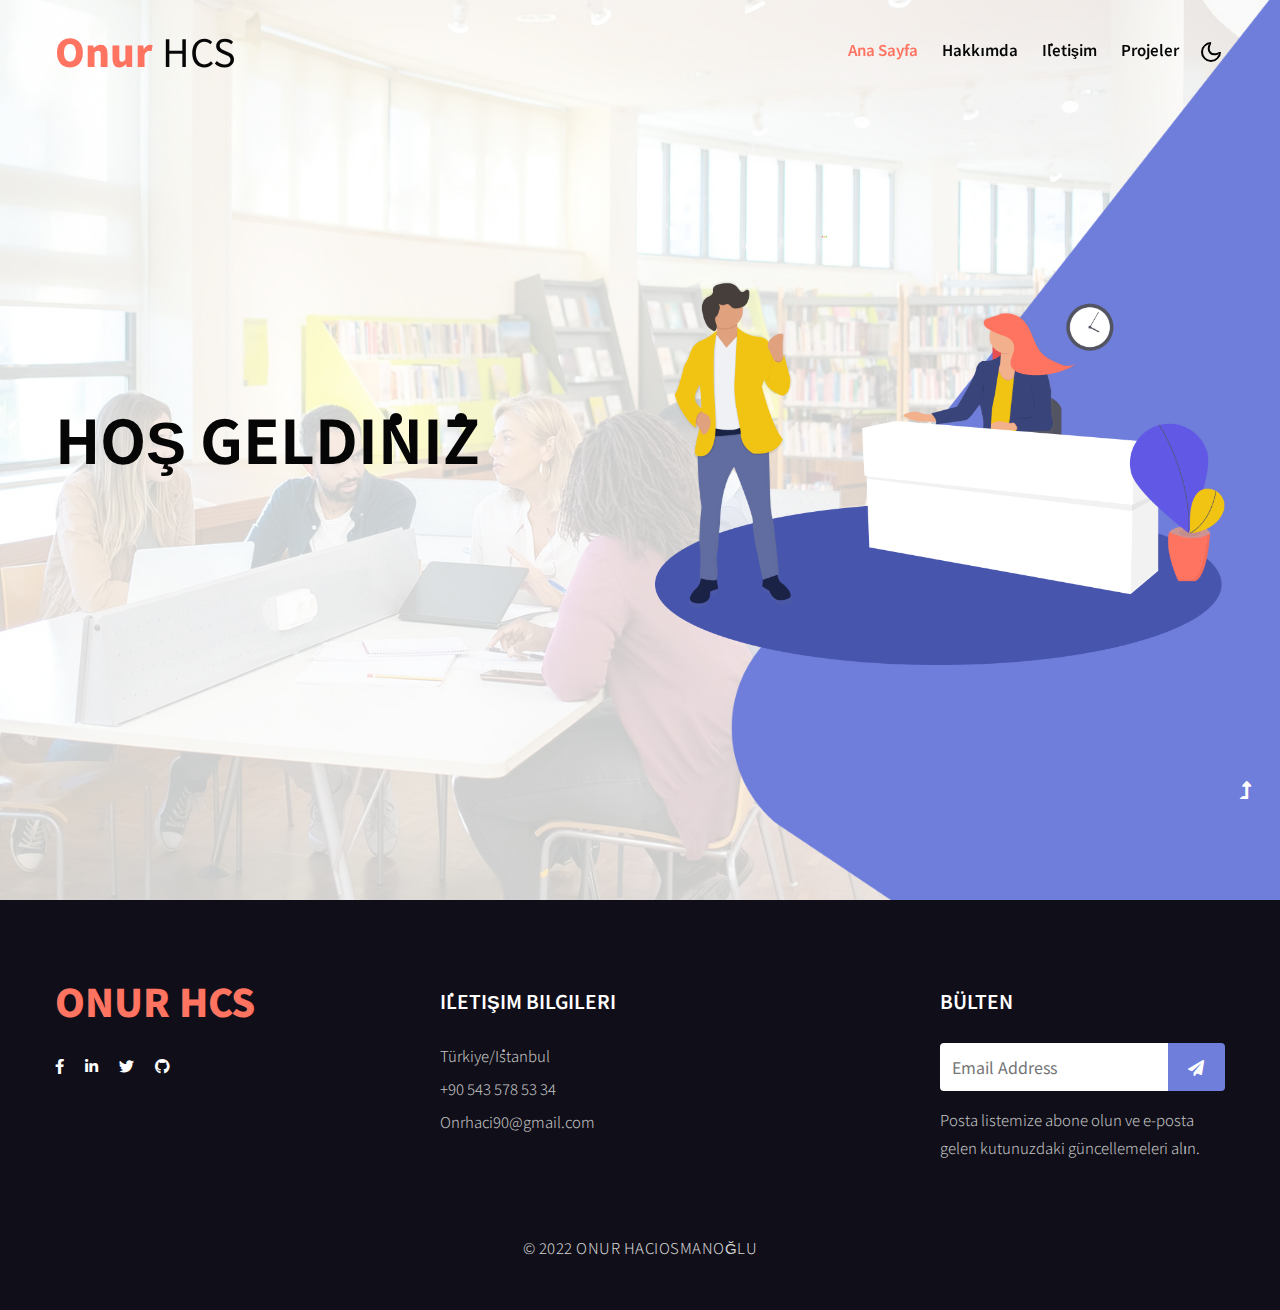
<file: WEB/index.html>
<!doctype html>
<html lang="en">
<head>
    <meta charset="utf-8">
    <meta name="viewport" content="width=device-width, initial-scale=1, shrink-to-fit=no">
    <title>AnaSayfa</title>

  

    <link href="//fonts.googleapis.com/css2?family=Noto+Sans+JP:wght@100;300;400;500;700;900&display=swap"
          rel="stylesheet">
          <link rel="apple-touch-icon" sizes="180x180" href="/assets/images/Favicon/apple-touch-icon.png">
          <link rel="icon" type="image/png" sizes="32x32" href="/assets/images/Favicon/favicon-32x32.png">
          <link rel="icon" type="image/png" sizes="16x16" href="/assets/images/Favicon/favicon-16x16.png">
          
          <link rel="manifest" href="/site.webmanifest">
    <link rel="stylesheet" href="assets/css/style-starter.css">
</head>

<body>
    <header id="site-header" class="fixed-top">
        <div class="container">
            <nav class="navbar navbar-expand-lg stroke px-0">
                <h1>
                    <a class="navbar-brand" href="index.html">
                        <span>Onur </span>HCS
                    </a>
                </h1>
                <button class="navbar-toggler  collapsed bg-gradient" type="button" data-toggle="collapse"
                        data-target="#navbarTogglerDemo02" aria-controls="navbarTogglerDemo02" aria-expanded="false"
                        aria-label="Toggle navigation">
                    <span class="navbar-toggler-icon fa icon-expand fa-bars"></span>
                    <span class="navbar-toggler-icon fa icon-close fa-times"></span>
                </button>

                <div class="collapse navbar-collapse" id="navbarTogglerDemo02">
                    <ul class="navbar-nav ml-lg-auto">
                        <li class="nav-item active">
                            <a class="nav-link" href="index.html">Ana Sayfa<span class="sr-only">(current)</span></a>
                        </li>
                        <li class="nav-item">
                            <a class="nav-link" href="Hakkımda.html">Hakkımda</a>
                        </li>
                        <li class="nav-item">
                            <a class="nav-link" href="İletişim.html">İletişim</a>
                        </li>

                        <li class="nav-item">
                            <a class="nav-link" href="Ödevler.html">Projeler</a>
                        </li>
                        
                    </ul>
                </div>
                <div class="cont-ser-position mt-lg-2">
                    <nav class="navigation">
                        <div class="theme-switch-wrapper">
                            <label class="theme-switch" for="checkbox">
                                <input type="checkbox" id="checkbox">
                                <div class="mode-container">
                                    <i class="gg-sun"></i>
                                    <i class="gg-moon"></i>
                                </div>
                            </label>
                        </div>
                    </nav>
                </div>
            </nav>
        </div>
    </header>
    <section class="w3l-banner d-flex">
        <div class="container">
            <div class="row align-items-center mt-md-0 mt-sm-4">
                <div class="col-md-6 banner-content mt-md-0 mt-5 pt-md-0 pt-5">
                    <h3 class="banner-style">HOŞ GELDİNİZ</h3>
                    <br />
                    <h4><span class="typed-text"></span
                                 
                                
                        class="cursor typing"></span></h4>

                </div>
                <div class="col-md-6 banner-img">
                    <img src="assets/images/banner1.png" alt="" class="img-fluid" />
                </div>
            </div>
        </div>
    </section>
    <footer class="w3l-footer-16 py-5">
        <div class="container pt-md-4">
            <div class="row footer-p">
                <div class="col-lg-4 pr-lg-5">
                    <a class="footer-logo" href="index.html">
                        <span>ONUR HCS</span>
                    </a>
                    <p class="mt-3">
                    </p>
                    <div class="columns-2 mt-4">
                        <ul class="social">
                            <li>
                                <a href="https://www.facebook.com/onrhaci"><i class="fab fa-facebook-f"></i></a>
                            </li>
                            <li>
                                <a href="https://www.linkedin.com/in/onur-hac%C4%B1osmano%C4%9Flu-20a8341a6/"><i class="fab fa-linkedin-in"></i></a>
                            </li>
                            <li>
                                <a href="https://twitter.com/Onurhcs53"><i class="fab fa-twitter"></i></a>
                            </li>
                            <li>
                                <a href="https://github.com/onurhcs"><i class="fab fa-github"></i></a>
                            </li>
                        </ul>
                    </div>
                </div>
                <div class="col-lg-5 mt-lg-0 mt-5">
                    <div class="row">
                        <div class="col-xl-5 col-6 column pl-lg-0">
                            <h3 class="mt-lg-3">İletişim Bilgileri</h3>
                            <ul class="footer-contact-list">
                                <li class="">
                                    Türkiye/İstanbul
                                </li>
                                <li class="mt-2"><a href="tel:+90 543 578 53 34">+90 543 578 53 34</a></li>
                                <li class="mt-2"><a href="mailto:Onrhaci90@gmail.com">Onrhaci90@gmail.com</a></li>
                            </ul>
                        </div>
                    </div>
                </div>
                <div class="col-lg-3 col-md-7 col-sm-8 column mt-lg-0 mt-4 pl-xl-0">
                    <h3 class="mt-lg-3">Bülten </h3>
                    <div class="end-column">
                        <form action="#" class="subscribe" method="post">
                            <input type="email" name="email" placeholder="Email Address" required="">
                            <button><span class="fa fa-paper-plane" aria-hidden="true"></span></button>
                        </form>
                        <p>Posta listemize abone olun ve e-posta gelen kutunuzdaki güncellemeleri alın.</p>
                    </div>
                </div>
            </div>
            <div class="below-section text-center pt-lg-4 mt-5">
                <p class="copy-text">
                    &copy; 2022 ONUR HACIOSMANOĞLU <a href="#" target="_blank"> </a>
                </p>
            </div>
        </div>
    </footer>
    <button onclick="topFunction()" id="movetop" title="Go to top">
        <span class="fas fa-level-up-alt" aria-hidden="true"></span>
    </button>
    <script>
        window.onscroll = function () {
            scrollFunction()
        };

        function scrollFunction() {
            if (document.body.scrollTop > 20 || document.documentElement.scrollTop > 20) {
                document.getElementById("movetop").style.display = "block";
            } else {
                document.getElementById("movetop").style.display = "none";
            }
        }
        function topFunction() {
            document.body.scrollTop = 0;
            document.documentElement.scrollTop = 0;
        }
    </script>
    <script src="assets/js/jquery-3.3.1.min.js"></script>
    <script src="assets/js/counter.js"></script>
    <script src="assets/js/theme-change.js"></script>
    <script>
        function autoType(elementClass, typingSpeed) {
            var thhis = $(elementClass);
            thhis.css({
                "position": "relative",
                "display": "inline-block"
            });
            thhis.prepend('<div class="cursor" style="right: initial; left:0;"></div>');
            thhis = thhis.find(".text-js");
            var text = thhis.text().trim().split('');
            var amntOfChars = text.length;
            var newString = "";
            thhis.text("|");
            setTimeout(function () {
                thhis.css("opacity", 1);
                thhis.prev().removeAttr("style");
                thhis.text("");
                for (var i = 0; i < amntOfChars; i++) {
                    (function (i, char) {
                        setTimeout(function () {
                            newString += char;
                            thhis.text(newString);
                        }, i * typingSpeed);
                    })(i + 1, text[i]);
                }
            }, 1500);
        }

        $(document).ready(function () {
            autoType(".type-js", 200);
        });
    </script>
    <script>
        $(window).on("scroll", function () {
            var scroll = $(window).scrollTop();

            if (scroll >= 80) {
                $("#site-header").addClass("nav-fixed");
            } else {
                $("#site-header").removeClass("nav-fixed");
            }
        });
        $(".navbar-toggler").on("click", function () {
            $("header").toggleClass("active");
        });
        $(document).on("ready", function () {
            if ($(window).width() > 991) {
                $("header").removeClass("active");
            }
            $(window).on("resize", function () {
                if ($(window).width() > 991) {
                    $("header").removeClass("active");
                }
            });
        });
    </script>
    <script>
        $(function () {
            $('.navbar-toggler').click(function () {
                $('body').toggleClass('noscroll');
            })
        });
    </script>
    <script src="assets/js/bootstrap.min.js"></script>

</body>

</html>
</file>
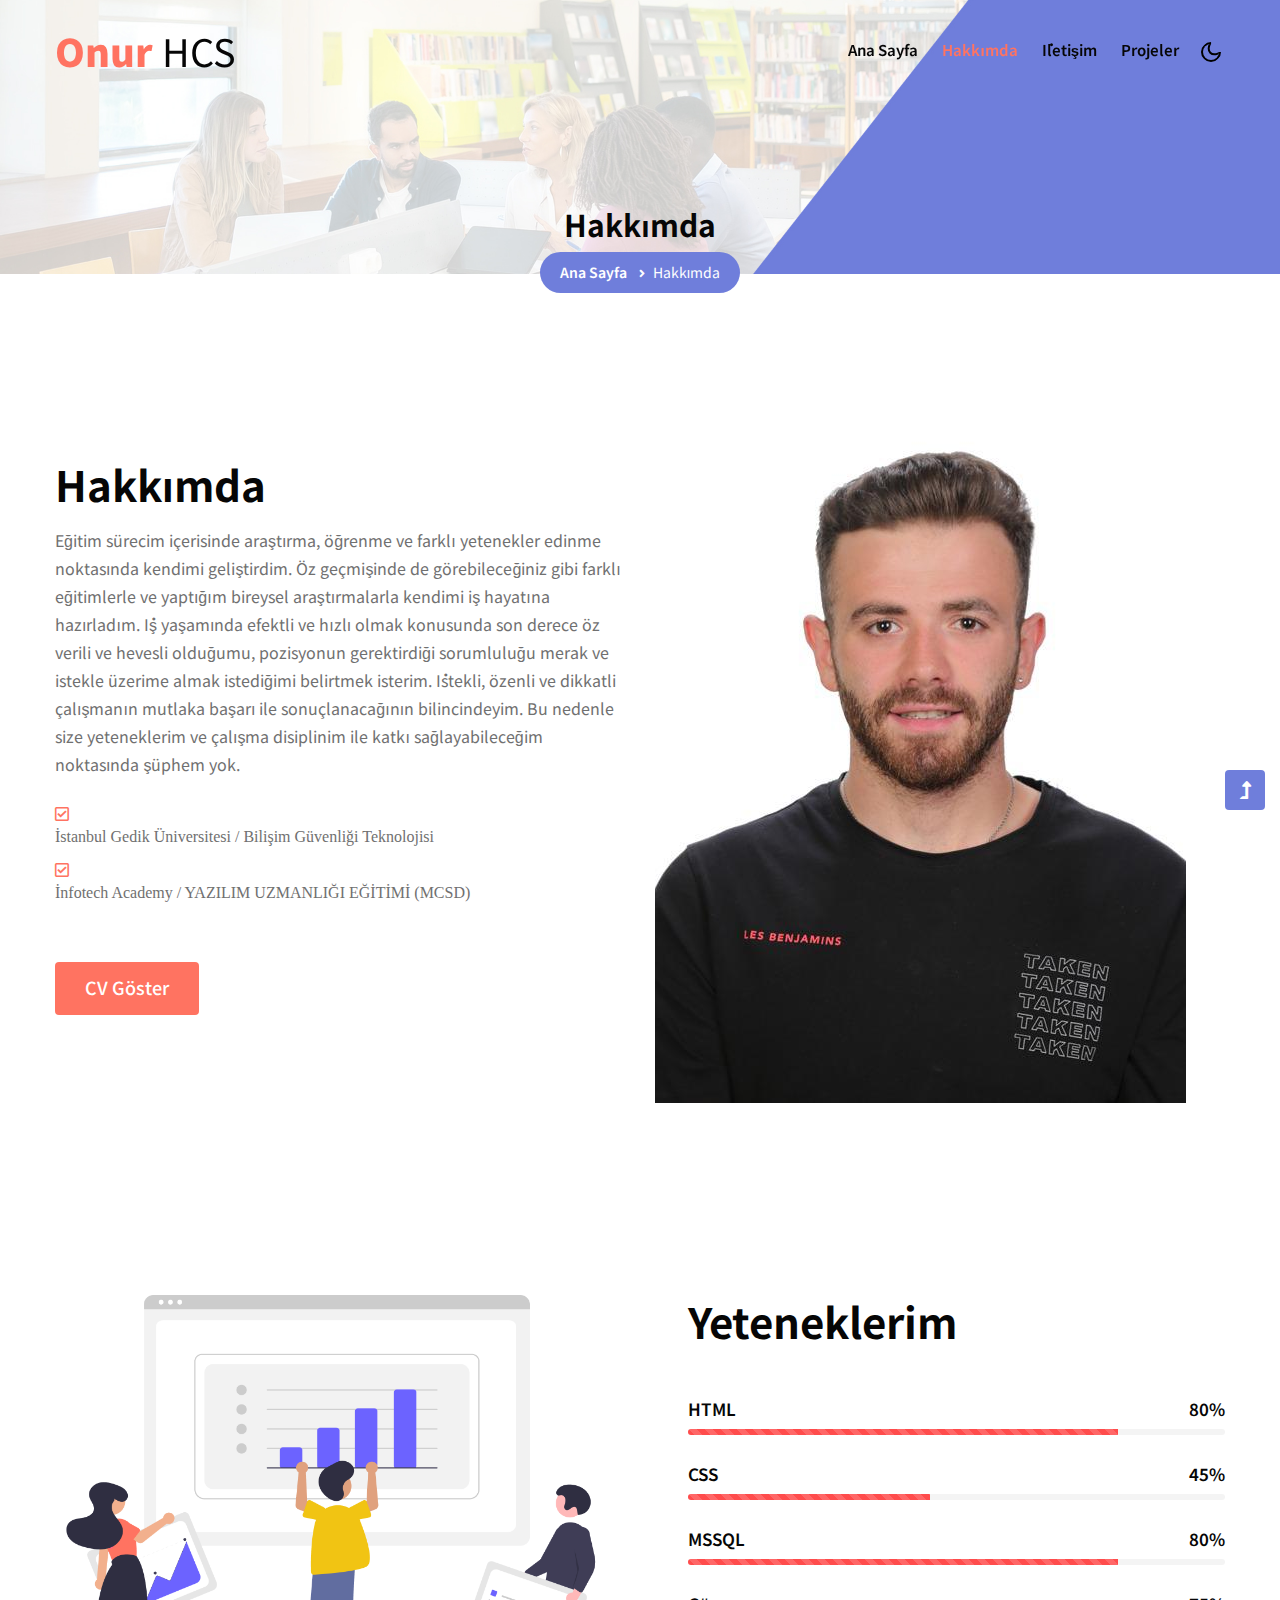
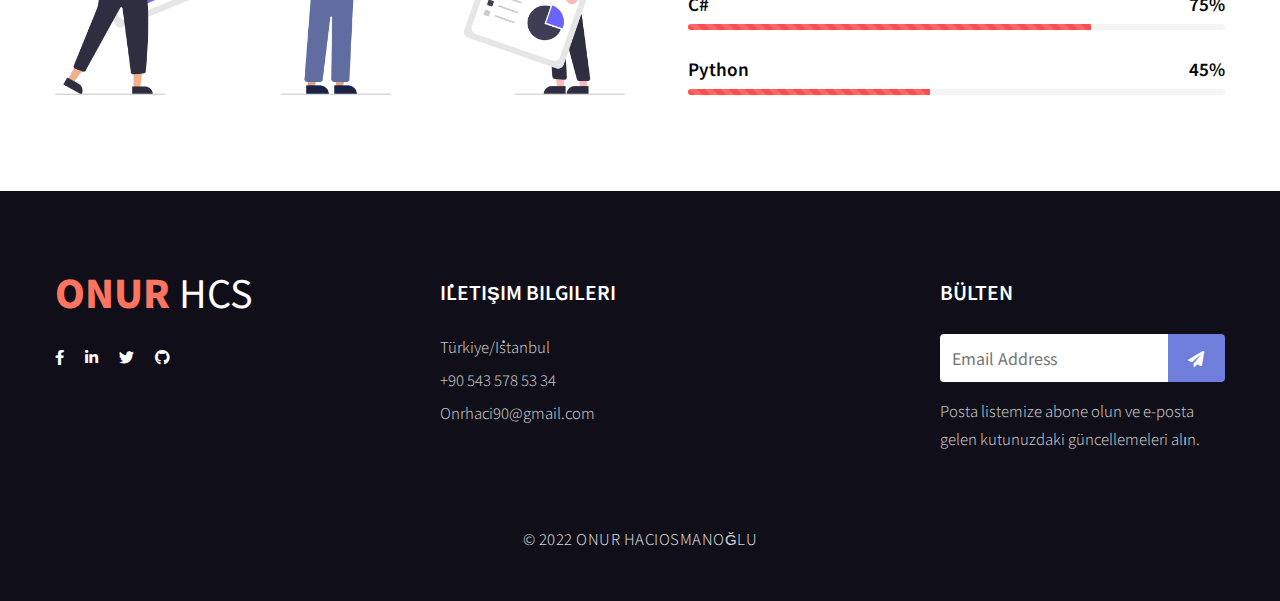
<file: WEB/Hakkımda.html>
<!doctype html>
<html lang="en">

<head>
    <meta charset="utf-8">
    <meta name="viewport" content="width=device-width, initial-scale=1, shrink-to-fit=no">
    <title>Hakkımda</title>
    <link href="//fonts.googleapis.com/css2?family=Noto+Sans+JP:wght@100;300;400;500;700;900&display=swap"
          rel="stylesheet">
          <link rel="apple-touch-icon" sizes="180x180" href="/assets/images/Favicon/apple-touch-icon.png">
          <link rel="icon" type="image/png" sizes="32x32" href="/assets/images/Favicon/favicon-32x32.png">
          <link rel="icon" type="image/png" sizes="16x16" href="/assets/images/Favicon/favicon-16x16.png">
          
    <link rel="stylesheet" href="assets/css/style-starter.css">
</head>

<body>
    <header id="site-header" class="fixed-top">
        <div class="container">
            <nav class="navbar navbar-expand-lg stroke px-0">
                <h1>
                    <a class="navbar-brand" href="index.html">
                        <span>Onur </span> HCS
                    </a>
                </h1>
                
                <button class="navbar-toggler  collapsed bg-gradient" type="button" data-toggle="collapse"
                        data-target="#navbarTogglerDemo02" aria-controls="navbarTogglerDemo02" aria-expanded="false"
                        aria-label="Toggle navigation">
                    <span class="navbar-toggler-icon fa icon-expand fa-bars"></span>
                    <span class="navbar-toggler-icon fa icon-close fa-times"></span>
                </button>
                <div class="collapse navbar-collapse" id="navbarTogglerDemo02">
                    <ul class="navbar-nav ml-lg-auto">
                        <li class="nav-item">
                            <a class="nav-link" href="index.html">Ana Sayfa <span class="sr-only">(current)</span></a>
                        </li>
                        <li class="nav-item active">
                            <a class="nav-link" href="Hakkımda.html">Hakkımda</a>
                        </li>
                        <li class="nav-item">
                            <a class="nav-link" href="İletişim.html">İletişim</a>
                        </li>
                        
                        <li class="nav-item">
                            <a class="nav-link" href="Ödevler.html">Projeler</a>
                        </li>

                      

                    </ul>
                </div>
                <div class="cont-ser-position mt-lg-2">
                    <nav class="navigation">
                        <div class="theme-switch-wrapper">
                            <label class="theme-switch" for="checkbox">
                                <input type="checkbox" id="checkbox">
                                <div class="mode-container">
                                    <i class="gg-sun"></i>
                                    <i class="gg-moon"></i>
                                </div>
                            </label>
                        </div>
                    </nav>
                </div>
            </nav>
        </div>
    </header>
    <div class="inner-banner">
        <div class="w3l-breadcrumb">
            <div class="container">
                <h4 class="inner-text-title font-weight-bold">Hakkımda</h4>
                <ul class="breadcrumbs-custom-path">
                    <li><a href="Anasayfa.html">Ana Sayfa</a></li>
                    <li class="active"><i class="fas fa-angle-right mx-2"></i>Hakkımda</li>
                </ul>
            </div>
        </div>
    </div>
    <section class="w3l-about-2 py-5">
        <div class="container py-md-5 py-4">
            <div class="row align-items-center">
                <div class="col-lg-6 about-2-secs-left">
                    <div class="style-title position-relative">
                        <p class="text-uppercase"></p>
                        <h3 class="title-style mb-sm-3 mb-2">
                            <span>Hakkımda</span>
                        </h3>
                    </div>
                    <p>
                        Eğitim sürecim içerisinde araştırma, öğrenme ve farklı yetenekler edinme noktasında kendimi geliştirdim. 
                        Öz geçmişinde de görebileceğiniz gibi farklı eğitimlerle ve yaptığım bireysel araştırmalarla kendimi iş hayatına hazırladım.
                        İş yaşamında efektli ve hızlı olmak konusunda son derece öz verili ve hevesli olduğumu, pozisyonun gerektirdiği sorumluluğu
                        merak ve istekle üzerime almak istediğimi belirtmek isterim. İstekli, özenli ve dikkatli çalışmanın mutlaka başarı ile sonuçlanacağının bilincindeyim.
                        Bu nedenle size yeteneklerim ve çalışma disiplinim ile katkı sağlayabileceğim noktasında şüphem yok.
                    </p>
                    <ul class="list-about-2 mt-sm-4 mt-3">
                        <li class="py-1"><i class="far fa-check-square"> <p>İstanbul Gedik Üniversitesi / Bilişim Güvenliği Teknolojisi</p></i></li>
                        <li class="py-2"><i class="far fa-check-square"> <p>İnfotech Academy / YAZILIM UZMANLIĞI EĞİTİMİ (MCSD)</p></i></li>
                    </ul>
                    <a class="btn btn-style mt-lg-5 mt-4" href="Onur Hacıosmanoglu cv.pdf">CV Göster </a>
                </div>
                <div class="col-lg-6 about-2-secs-right mt-lg-4 mt-5">
                    <img src="assets/images/Foto.jpeg" alt="" class="img-fluid" />
                </div>
            </div>
        </div>
    </section>
    <section class="w3l-about-2 py-5">
        <div class="container py-md-5 py-4">
            <div class="row align-items-center justify-content-between">
                <div class="col-lg-6 about-2-secs-right mb-lg-0 mb-5">
                    <img src="assets/images/ab1.png" alt="" class="img-fluid img-responsive" />
                </div>
                <div class="col-lg-6 about-2-secs-left mt-lg-0 mt-sm-4 mt-2 pl-lg-5">
                    <div class="style-title position-relative">
                        <h3 class="title-style mb-sm-3 mb-2">
                            <span>Yeteneklerim</span>
                        </h3>
                    </div>
                    <p></p>
                    <div class="w3l-progressblock mt-md-5 mt-4">
                        <div class="progress-info info1">
                            <h6 class="progress-tittle">HTML<span class="">80%</span></h6>
                            <div class="progress">
                                <div class="progress-bar progress-bar-striped" role="progressbar" style="width: 80%"
                                     aria-valuenow="90" aria-valuemin="0" aria-valuemax="100">
                                </div>
                            </div>
                        </div>
                        <div class="progress-info info1">
                            <h6 class="progress-tittle">CSS<span class="">45%</span></h6>
                            <div class="progress">
                                <div class="progress-bar progress-bar-striped" role="progressbar" style="width: 45%"
                                     aria-valuenow="90" aria-valuemin="0" aria-valuemax="100">
                                </div>
                            </div>
                        </div>
                        <div class="progress-info info2">
                            <h6 class="progress-tittle">
                                MSSQL <span class="">80%</span>
                            </h6>
                            <div class="progress">
                                <div class="progress-bar progress-bar-striped" role="progressbar" style="width: 80%"
                                     aria-valuenow="100" aria-valuemin="0" aria-valuemax="100">
                                </div>
                            </div>
                        </div>
                        <div class="progress-info info2">
                            <h6 class="progress-tittle">
                                C# <span class="">75%</span>
                            </h6>
                            <div class="progress">
                                <div class="progress-bar progress-bar-striped" role="progressbar" style="width: 75%"
                                     aria-valuenow="100" aria-valuemin="0" aria-valuemax="100">
                                </div>
                            </div>
                        </div>
                        <div class="progress-info info3 mb-0">
                            <h6 class="progress-tittle">Python <span class="">45%</span></h6>
                            <div class="progress">
                                <div class="progress-bar progress-bar-striped" role="progressbar" style="width: 45%"
                                     aria-valuenow="95" aria-valuemin="0" aria-valuemax="100">
                                </div>
                            </div>
                        </div>
                    </div>
                </div>
            </div>
        </div>
    </section>
    <footer class="w3l-footer-16 py-5">
        <div class="container pt-md-4">
            <div class="row footer-p">
                <div class="col-lg-4 pr-lg-5">
                    <a class="footer-logo" href="index.html">
                        <span>ONUR </span> HCS
                    </a>
                    <p class="mt-3">
                    </p>
                    <div class="columns-2 mt-4">
                        <ul class="social">
                            <li>
                                <a href="https://www.facebook.com/onrhaci"><i class="fab fa-facebook-f"></i></a>
                            </li>
                            <li>
                                <a href="https://www.linkedin.com/in/onur-hac%C4%B1osmano%C4%9Flu-20a8341a6/"><i class="fab fa-linkedin-in"></i></a>
                            </li>
                            <li>
                                <a href="https://twitter.com/Onurhcs53"><i class="fab fa-twitter"></i></a>
                            </li>
                            <li>
                                <a href="https://github.com/onurhcs"><i class="fab fa-github"></i></a>
                            </li>
                        </ul>
                    </div>
                </div>
                <div class="col-lg-5 mt-lg-0 mt-5">
                    <div class="row">
                        <div class="col-xl-5 col-6 column pl-lg-0">
                            <h3 class="mt-lg-3">İletişim Bilgileri</h3>
                            <ul class="footer-contact-list">
                                <li class="">
                                    Türkiye/İstanbul
                                </li>
                                <li class="mt-2"><a href="tel:+90 543 578 53 34">+90 543 578 53 34</a></li>
                                <li class="mt-2"><a href="mailto:Onrhaci90@gmail.com">Onrhaci90@gmail.com</a></li>
                            </ul>
                        </div>
                    </div>
                </div>
                <div class="col-lg-3 col-md-7 col-sm-8 column mt-lg-0 mt-4 pl-xl-0">
                    <h3 class="mt-lg-3">Bülten </h3>
                    <div class="end-column">
                        <form action="#" class="subscribe" method="post">
                            <input type="email" name="email" placeholder="Email Address" required="">
                            <button><span class="fa fa-paper-plane" aria-hidden="true"></span></button>
                        </form>
                        <p>Posta listemize abone olun ve e-posta gelen kutunuzdaki güncellemeleri alın.</p>
                    </div>
                </div>
            </div>
            <div class="below-section text-center pt-lg-4 mt-5">
                <p class="copy-text">
                    &copy; 2022 ONUR HACIOSMANOĞLU <a href="#" target="_blank"> </a>
                </p>
            </div>
        </div>
    </footer>
    <button onclick="topFunction()" id="movetop" title="Go to top">
        <span class="fas fa-level-up-alt" aria-hidden="true"></span>
    </button>
    <script>
        window.onscroll = function () {
            scrollFunction()
        };
        function scrollFunction() {
            if (document.body.scrollTop > 20 || document.documentElement.scrollTop > 20) {
                document.getElementById("movetop").style.display = "block";
            } else {
                document.getElementById("movetop").style.display = "none";
            }
        }
        function topFunction() {
            document.body.scrollTop = 0;
            document.documentElement.scrollTop = 0;
        }
    </script>
    <script src="assets/js/jquery-3.3.1.min.js"></script>
    <script src="assets/js/counter.js"></script>
    <script src="assets/js/theme-change.js"></script>
    <script>
        function autoType(elementClass, typingSpeed) {
            var thhis = $(elementClass);
            thhis.css({
                "position": "relative",
                "display": "inline-block"
            });
            thhis.prepend('<div class="cursor" style="right: initial; left:0;"></div>');
            thhis = thhis.find(".text-js");
            var text = thhis.text().trim().split('');
            var amntOfChars = text.length;
            var newString = "";
            thhis.text("|");
            setTimeout(function () {
                thhis.css("opacity", 1);
                thhis.prev().removeAttr("style");
                thhis.text("");
                for (var i = 0; i < amntOfChars; i++) {
                    (function (i, char) {
                        setTimeout(function () {
                            newString += char;
                            thhis.text(newString);
                        }, i * typingSpeed);
                    })(i + 1, text[i]);
                }
            }, 1500);
        }
        $(document).ready(function () {
            autoType(".type-js", 200);
        });
    </script>
    <script>
        $(window).on("scroll", function () {
            var scroll = $(window).scrollTop();

            if (scroll >= 80) {
                $("#site-header").addClass("nav-fixed");
            } else {
                $("#site-header").removeClass("nav-fixed");
            }
        });
        $(".navbar-toggler").on("click", function () {
            $("header").toggleClass("active");
        });
        $(document).on("ready", function () {
            if ($(window).width() > 991) {
                $("header").removeClass("active");
            }
            $(window).on("resize", function () {
                if ($(window).width() > 991) {
                    $("header").removeClass("active");
                }
            });
        });
    </script>
    <script>
        $(function () {
            $('.navbar-toggler').click(function () {
                $('body').toggleClass('noscroll');
            })
        });
    </script>
    <script src="assets/js/bootstrap.min.js"></script>
</body>
</html>
</file>
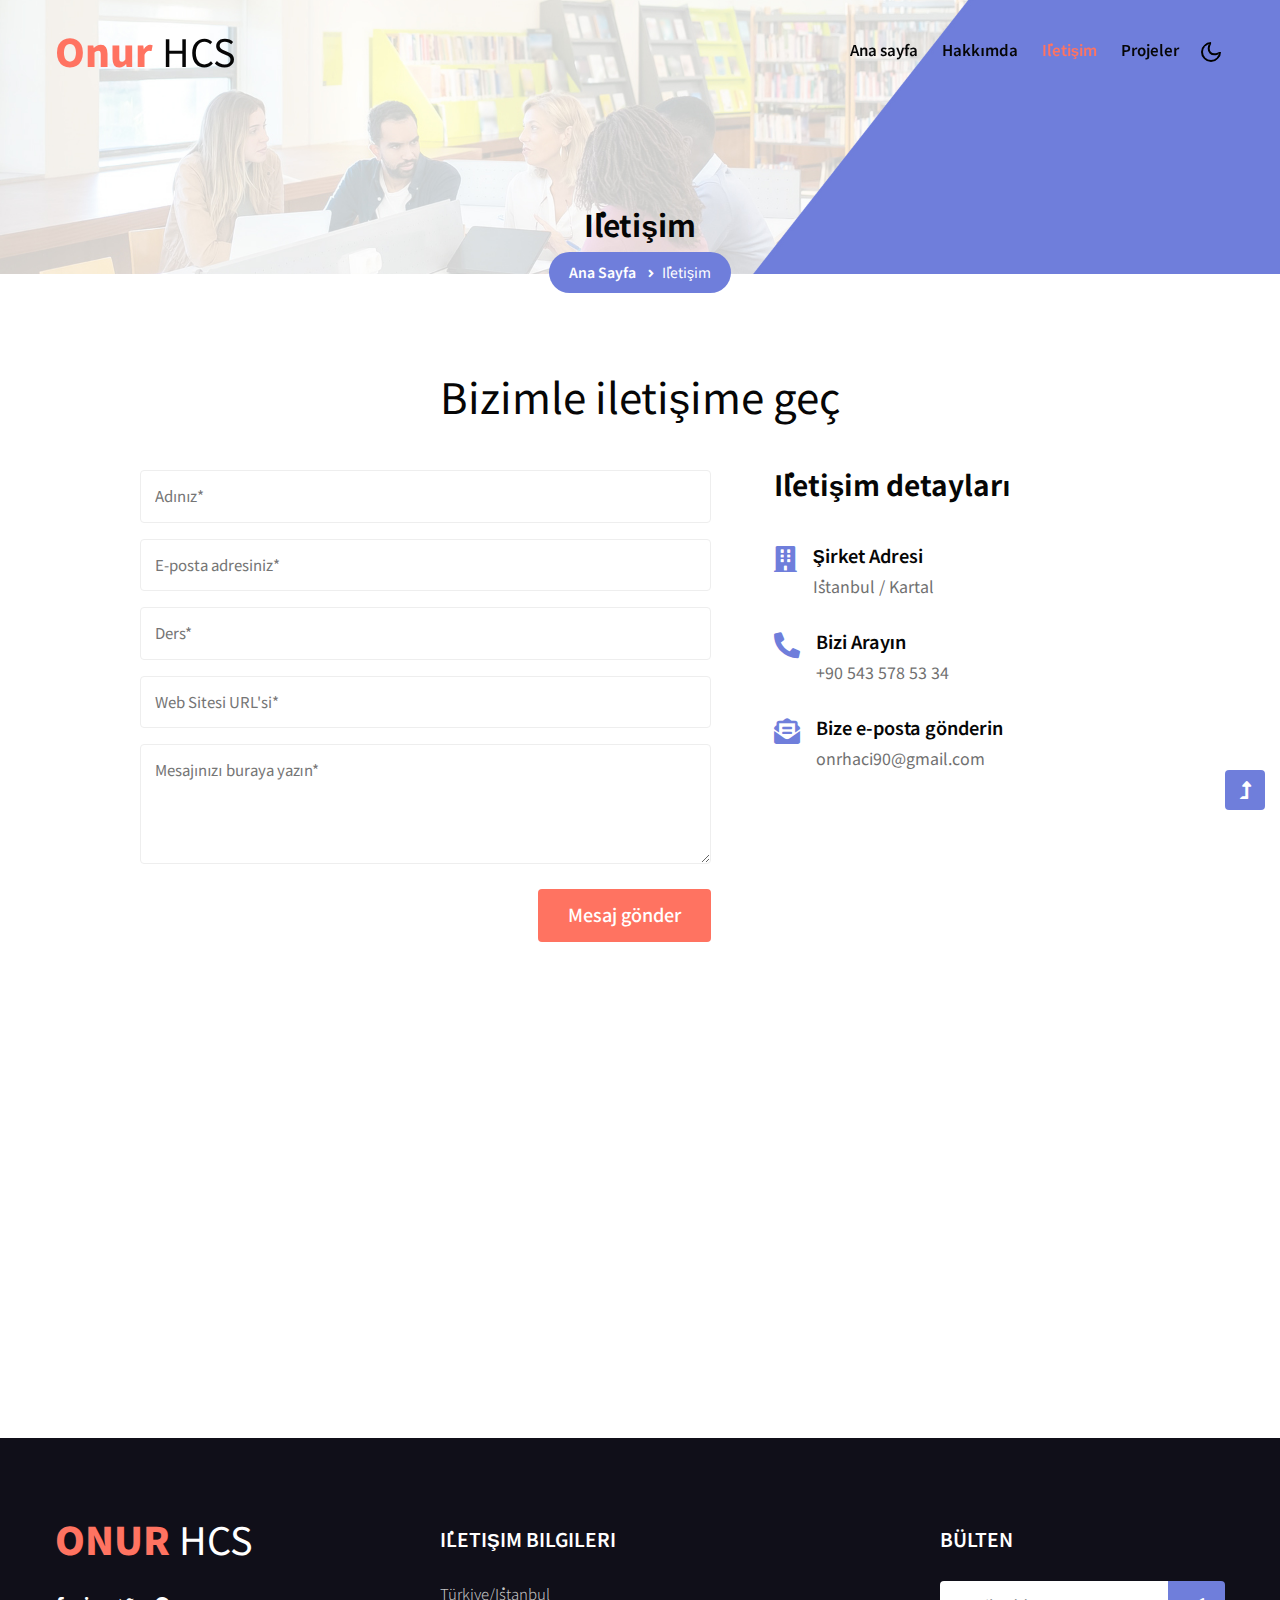
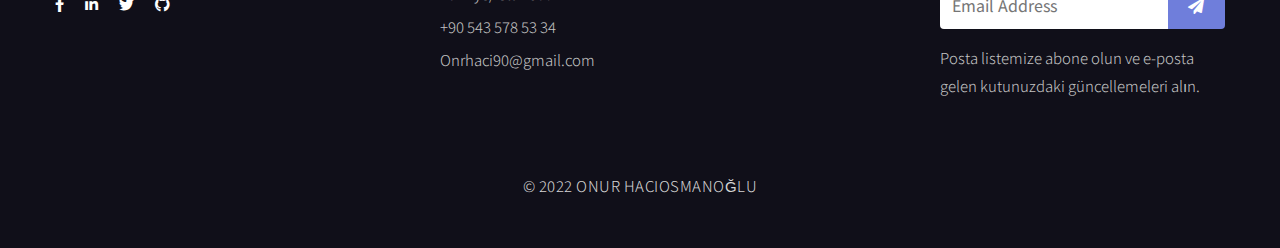
<file: WEB/İletişim.html>
<!doctype html>
<html lang="en">

<head>  
    <!-- Gerekli meta etiketler -->
    <meta charset="utf-8">
    <meta name="viewport" content="width=device-width, initial-scale=1, shrink-to-fit=no">
    <title>İletişim</title>
     <!-- google-fonts -->
    <link href="//fonts.googleapis.com/css2?family=Noto+Sans+JP:wght@100;300;400;500;700;900&display=swap"
        rel="stylesheet">

        <!--//Favİcon-->
        <link rel="apple-touch-icon" sizes="180x180" href="/assets/images/Favicon/apple-touch-icon.png">
        <link rel="icon" type="image/png" sizes="32x32" href="/assets/images/Favicon/favicon-32x32.png">
        <link rel="icon" type="image/png" sizes="16x16" href="/assets/images/Favicon/favicon-16x16.png">
        

    <!-- //google-yazı tipleri -->
     <!-- Şablon CSS Stili bağlantısı -->
    <link rel="stylesheet" href="assets/css/style-starter.css">
</head>

<body>
    <!--başlık-->
    <header id="site-header" class="fixed-top">
        <div class="container">
            <nav class="navbar navbar-expand-lg stroke px-0">
                <h1>
                    <a class="navbar-brand" href="index.html">
                        <span>Onur </span> HCS
                    </a>
                </h1>
                <button class="navbar-toggler  collapsed bg-gradient" type="button" data-toggle="collapse"
                        data-target="#navbarTogglerDemo02" aria-controls="navbarTogglerDemo02" aria-expanded="false"
                        aria-label="Toggle navigation">
                    <span class="navbar-toggler-icon fa icon-expand fa-bars"></span>
                    <span class="navbar-toggler-icon fa icon-close fa-times"></span>
                </button>

                <div class="collapse navbar-collapse" id="navbarTogglerDemo02">
                    <ul class="navbar-nav ml-lg-auto">
                        <li class="nav-item">
                            <a class="nav-link" href="index.html">Ana sayfa <span class="sr-only">(current)</span></a>
                        </li>
                        <li class="nav-item">
                            <a class="nav-link" href="Hakkımda.html">Hakkımda</a>
                        </li>
                        <li class="nav-item active">
                            <a class="nav-link" href="İletişim.html">İletişim</a>
                        </li>
                        <li class="nav-item">
                            <a class="nav-link" href="Ödevler.html">Projeler</a>
                        </li>
                    </ul>
                </div>
                <!-- açık ve koyu tema için geçiş anahtarı -->
                <div class="cont-ser-position mt-lg-2">
                    <nav class="navigation">
                        <div class="theme-switch-wrapper">
                            <label class="theme-switch" for="checkbox">
                                <input type="checkbox" id="checkbox">
                                <div class="mode-container">
                                    <i class="gg-sun"></i>
                                    <i class="gg-moon"></i>
                                </div>
                            </label>
                        </div>
                    </nav>
                </div>
                <!-- //açık ve koyu tema için geçiş anahtarı -->
            </nav>
        </div>
    </header>
    <!--//başlık-->
    <!-- iç başlık -->  
    <div class="inner-banner">
        <div class="w3l-breadcrumb">
            <div class="container">
                <h4 class="inner-text-title font-weight-bold">İletişim</h4>
                <ul class="breadcrumbs-custom-path">
                    <li><a href="Anasayfa.html">Ana sayfa</a></li>
                    <li class="active"><i class="fas fa-angle-right mx-2"></i>İletişim</li>
                </ul>
            </div>
        </div>
    </div>
    <section class="w3l-contact py-5" id="contact">
        <div class="container py-md-5 py-4">
            <div class="title-main text-center mx-auto mb-5" style="max-width:500px;">
                <p class="text-uppercase"></p>
                <h3 class="title-style">Bizimle iletişime geç <span></span></h3>
            </div>
            <div class="mx-auto" style="max-width:1000px">
                <div class="row contact-block">
                    <div class="col-md-7 contact-right">
                        <form action="onrhaci90@gmail.com" method="post" class="signin-form">
                            <div class="input-grids">
                                <input type="text" name="w3lName" id="w3lName" placeholder="Adınız*"
                                       class="contact-input" required="" />
                                <input type="email" name="w3lSender" id="w3lSender" placeholder="E-posta adresiniz*"
                                       class="contact-input" required="" />
                                <input type="text" name="w3lSubect" id="w3lSubect" placeholder="Ders*"
                                       class="contact-input" required="" />
                                <input type="text" name="w3lWebsite" id="w3lWebsite" placeholder="Web Sitesi URL'si*"
                                       class="contact-input" required="" />
                            </div>
                            <div class="form-input">
                                <textarea name="w3lMessage" id="w3lMessage" placeholder="Mesajınızı buraya yazın*"
                                          required=""></textarea>
                            </div>
                            <div class="text-right">    
                                <button class="btn btn-style">Mesaj gönder</button>
                            </div>
                        </form>
                    </div>
                    <div class="col-md-5 contact-left pl-lg-5 mt-md-0 mt-5">
                        <h3 class="font-weight-bold mb-md-5 mb-4">İletişim detayları</h3>
                        <div class="cont-details">
                            <div class="d-flex contact-grid">
                                <div class="cont-left text-center mr-3">
                                    <i class="fas fa-building"></i>
                                </div>
                                <div class="cont-right">
                                    <h6>Şirket Adresi</h6>
                                    <p>İstanbul / Kartal</p>
                                </div>
                            </div>
                            <div class="d-flex contact-grid mt-4 pt-lg-2">
                                <div class="cont-left text-center mr-3">
                                    <i class="fas fa-phone-alt"></i>
                                </div>
                                <div class="cont-right">
                                    <h6>Bizi Arayın</h6>
                                    <p><a href="tel:+90 543 578 53 34">+90 543 578 53 34</a></p>
                                </div>
                            </div>
                            <div class="d-flex contact-grid mt-4 pt-lg-2">
                                <div class="cont-left text-center mr-3">
                                    <i class="fas fa-envelope-open-text"></i>
                                </div>
                                <div class="cont-right">
                                    <h6>Bize e-posta gönderin</h6>
                                    <p><a href="mailto:onrhaci90@gmail.com" class="mail">onrhaci90@gmail.com</a></p>
                                </div>
                            </div>
                        </div>
                    </div>
                </div>
            </div>
        </div>
    </section>
    <div class="map-iframe">
        <iframe src="https://www.google.com/maps/embed?pb=!1m14!1m8!1m3!1d12060.792276508093!2d29.2330782!3d40.9114028!3m2!1i1024!2i768!4f13.1!3m3!1m2!1s0x0%3A0x3eec0b4900439b07!2sTwinstar%20Yakac%C4%B1k!5e0!3m2!1str!2str!4v1672173175142!5m2!1str!2str" 
                width="100%" height="400" frameborder="0" style="border: 0px;" allowfullscreen=""></iframe>
                


    </div>
    <footer class="w3l-footer-16 py-5">
        <div class="container pt-md-4">
            <div class="row footer-p">
                <div class="col-lg-4 pr-lg-5">
                    <a class="footer-logo" href="index.html">
                        <span>ONUR </span> HCS
                    </a>
                    <p class="mt-3">
                    </p>
                    <div class="columns-2 mt-4">
                        <ul class="social">
                            <li>
                                <a href="https://www.facebook.com/onrhaci"><i class="fab fa-facebook-f"></i></a>
                            </li>
                            <li>
                                <a href="https://www.linkedin.com/in/onur-hac%C4%B1osmano%C4%9Flu-20a8341a6/"><i class="fab fa-linkedin-in"></i></a>
                            </li>
                            <li>
                                <a href="https://twitter.com/Onurhcs53"><i class="fab fa-twitter"></i></a>
                            </li>
                            <li>
                                <a href="https://github.com/onurhcs"><i class="fab fa-github"></i></a>
                            </li>
                        </ul>
                    </div>
                </div>
                <div class="col-lg-5 mt-lg-0 mt-5">
                    <div class="row">
                        <div class="col-xl-5 col-6 column pl-lg-0">
                            <h3 class="mt-lg-3">İletişim Bilgileri</h3>
                            <ul class="footer-contact-list">
                                <li class="">
                                    Türkiye/İstanbul
                                </li>
                                <li class="mt-2"><a href="tel:+90 543 578 53 34">+90 543 578 53 34</a></li>
                                <li class="mt-2"><a href="mailto:Onrhaci90@gmail.com">Onrhaci90@gmail.com</a></li>
                            </ul>
                        </div>
                    </div>
                </div>
                <div class="col-lg-3 col-md-7 col-sm-8 column mt-lg-0 mt-4 pl-xl-0">
                    <h3 class="mt-lg-3">Bülten </h3>
                    <div class="end-column">
                        <form action="#" class="subscribe" method="post">
                            <input type="email" name="email" placeholder="Email Address" required="">
                            <button><span class="fa fa-paper-plane" aria-hidden="true"></span></button>
                        </form>
                        <p>Posta listemize abone olun ve e-posta gelen kutunuzdaki güncellemeleri alın.</p>
                    </div>
                </div>
            </div>
            <div class="below-section text-center pt-lg-4 mt-5">
                <p class="copy-text">
                    &copy; 2022 ONUR HACIOSMANOĞLU <a href="#" target="_blank"> </a>
                </p>
            </div>
        </div>
    </footer>
    <button onclick="topFunction()" id="movetop" title="Go to top">
        <span class="fas fa-level-up-alt" aria-hidden="true"></span>
    </button>
    <script>
        window.onscroll = function () {
            scrollFunction()
        };

        function scrollFunction() {
            if (document.body.scrollTop > 20 || document.documentElement.scrollTop > 20) {
                document.getElementById("movetop").style.display = "block";
            } else {
                document.getElementById("movetop").style.display = "none";
            }
        }
        function topFunction() {
            document.body.scrollTop = 0;
            document.documentElement.scrollTop = 0;
        }
    </script>
    <script src="assets/js/jquery-3.3.1.min.js"></script>
    <script src="assets/js/theme-change.js"></script>
    <script>
        function autoType(elementClass, typingSpeed) {
            var thhis = $(elementClass);
            thhis.css({
                "position": "relative",
                "display": "inline-block"
            });
            thhis.prepend('<div class="cursor" style="right: initial; left:0;"></div>');
            thhis = thhis.find(".text-js");
            var text = thhis.text().trim().split('');
            var amntOfChars = text.length;
            var newString = "";
            thhis.text("|");
            setTimeout(function () {
                thhis.css("opacity", 1);
                thhis.prev().removeAttr("style");
                thhis.text("");
                for (var i = 0; i < amntOfChars; i++) {
                    (function (i, char) {
                        setTimeout(function () {
                            newString += char;
                            thhis.text(newString);
                        }, i * typingSpeed);
                    })(i + 1, text[i]);
                }
            }, 1500);
        }

        $(document).ready(function () {
            autoType(".type-js", 200);
        });
    </script>
    <!-- //tema anahtarı js (açık ve koyu)-->
    <!-- MENÜ-JS -->
    <script>
        $(window).on("scroll", function () {
            var scroll = $(window).scrollTop();

            if (scroll >= 80) {
                $("#site-header").addClass("nav-fixed");
            } else {
                $("#site-header").removeClass("nav-fixed");
            }
        });
        //Ana gezinti Aktif Sınıf Ekle Kaldır
        $(".navbar-toggler").on("click", function () {
            $("header").toggleClass("active");
        });
        $(document).on("ready", function () {
            if ($(window).width() > 991) {
                $("header").removeClass("active");
            }
            $(window).on("resize", function () {
                if ($(window).width() > 991) {
                    $("header").removeClass("active");
                }
            });
        });
    </script>
    <!-- //MENU-JS -->

     <!-- gezinme çubuğunun etkin olduğu gövde kaydırmayı devre dışı bırak -->
    <script>
        $(function () {
            $('.navbar-toggler').click(function () {
                $('body').toggleClass('noscroll');
            })
        });
    </script>
    <!-- //navbar'ın aktif olduğu body scroll'u devre dışı bırak -->

     <!--ön yükleme-->
    <script src="assets/js/bootstrap.min.js"></script>
    <!-- //ön yükleme-->
     <!-- //Js betikleri -->
</body>
</html>
</file>
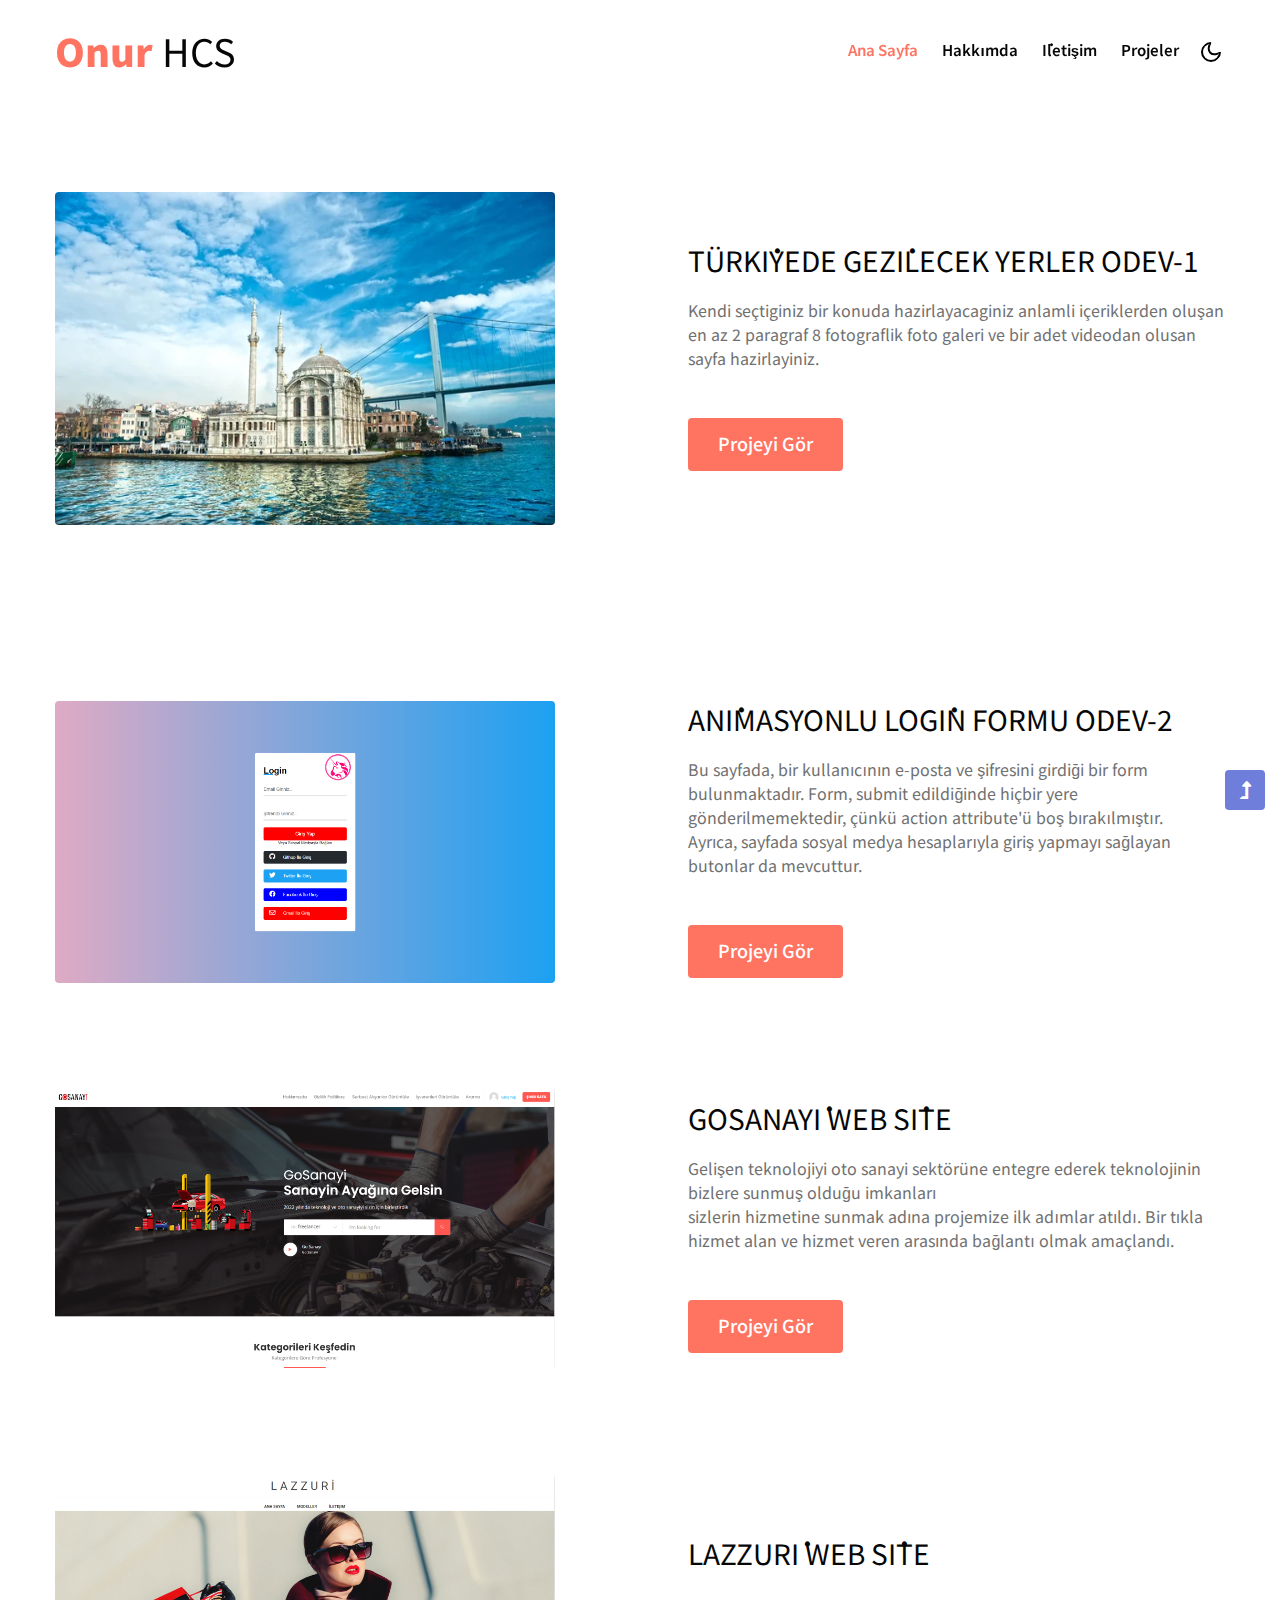
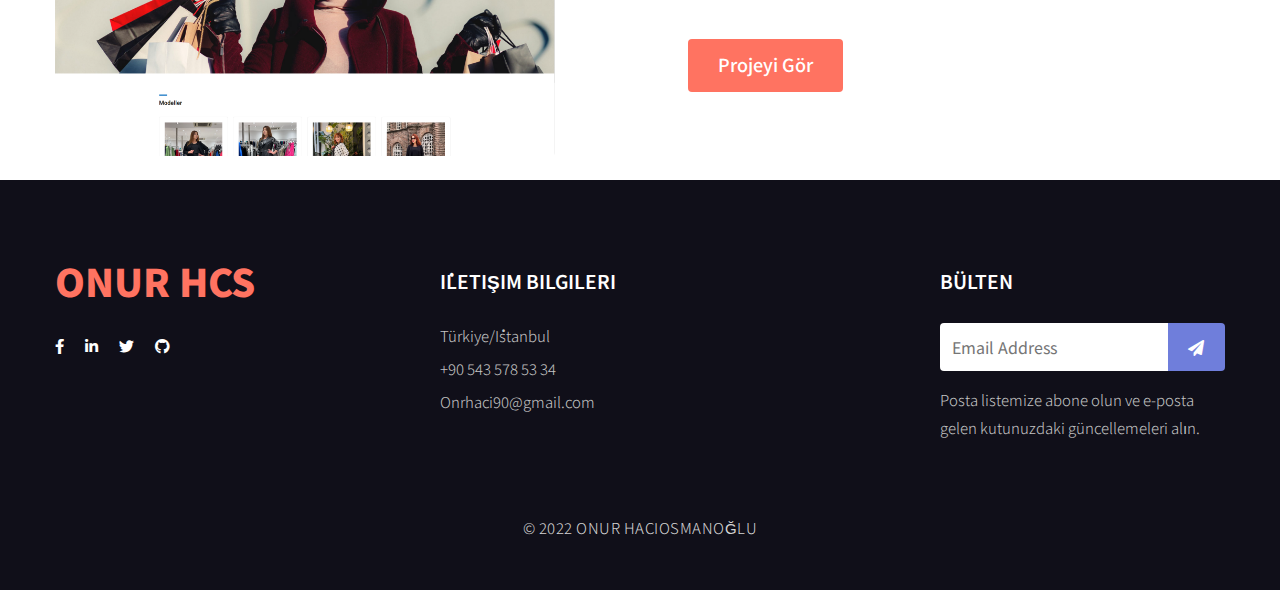
<file: WEB/Ödevler.html>
<!doctype html>
<html lang="en">
<head>
    <meta charset="utf-8">
    <meta name="viewport" content="width=device-width, initial-scale=1, shrink-to-fit=no">
    <title>AnaSayfa</title>

  

    <link href="//fonts.googleapis.com/css2?family=Noto+Sans+JP:wght@100;300;400;500;700;900&display=swap"
          rel="stylesheet">
          <link rel="apple-touch-icon" sizes="180x180" href="/assets/images/Favicon/apple-touch-icon.png">
          <link rel="icon" type="image/png" sizes="32x32" href="/assets/images/Favicon/favicon-32x32.png">
          <link rel="icon" type="image/png" sizes="16x16" href="/assets/images/Favicon/favicon-16x16.png">
          
          <link rel="manifest" href="/site.webmanifest">
    <link rel="stylesheet" href="assets/css/style-starter.css">
</head>

<section class="w3l-servicesblock py-5">
    <div class="container py-lg-5 py-md-3">
        <div class="row">
        </div>
        <div class="row mt-5 pt-5">
            <div class="col-lg-6 left-wthree-img mt-lg-0 mt-5 order-lg-first order-last">
                <img src="assets/images/İSTANBUL.jpg" alt="" class="img-fluid radius-image">
            </div>
            <div class="col-lg-6 about-right-faq align-self pl-lg-5 order-lg-last order-first">
                <h3 class="title-big">TÜRKİYEDE GEZİLECEK YERLER ODEV-1</h3>
                <br class="mt-3">Kendi seçtiginiz bir konuda hazirlayacaginiz anlamli içeriklerden oluşan <br>
            en az 2 paragraf  8 fotograflik foto galeri ve bir adet videodan olusan sayfa hazirlayiniz.</p>
                <a class="btn btn-style mt-lg-5 mt-4" href="Ödevler/Ödev-1/Giriş.html">Projeyi Gör </a>
            </div>
            
        </div>
    </div>
</section>
<section class="w3l-servicesblock py-4">
    <div class="container py-lg-0 py-md-0">
        <div class="row">
        </div>
        <div class="row mt-2 pt-5">
            <div class="col-lg-6 left-wthree-img mt-lg-0 mt-0 order-lg-first order-last">
                <img src="assets/images/LoginFoto.PNG" alt="" class="img-fluid radius-image">
            </div>
            <div class="col-lg-6 about-right-faq align-self pl-lg-5 order-lg-last order-first">
                <h3 class="title-big">ANİMASYONLU LOGİN FORMU ODEV-2</h3>
                <br class="mt-3"> Bu sayfada, bir kullanıcının e-posta ve şifresini girdiği bir form bulunmaktadır. 
                 Form, submit edildiğinde hiçbir yere gönderilmemektedir, çünkü action attribute'ü boş bırakılmıştır. <br>
                 Ayrıca, sayfada sosyal medya hesaplarıyla giriş yapmayı sağlayan butonlar da mevcuttur.</p>
                <a class="btn btn-style mt-lg-5 mt-4" href="ANİMASYONLU LOGİN FORMU/Login.html">Projeyi Gör </a>
            </div>
        </div>
    </div>
</section>
<section class="w3l-servicesblock py-4">
    <div class="container py-lg-0 py-md-0">
        <div class="row">
        </div>
        <div class="row mt-2 pt-5">
            <div class="col-lg-6 left-wthree-img mt-lg-0 mt-0 order-lg-first order-last">
                <img src="assets/images/GoSanayi.PNG" alt="" class="img-fluid radius-image">
            </div>
            <div class="col-lg-6 about-right-faq align-self pl-lg-5 order-lg-last order-first">
                <h3 class="title-big">GOSANAYİ WEB SİTE</h3>
                <br class="mt-3">Gelişen teknolojiyi oto sanayi sektörüne entegre ederek teknolojinin bizlere sunmuş olduğu imkanları <br>
                sizlerin hizmetine sunmak adına projemize ilk adımlar atıldı.
                Bir tıkla hizmet alan ve hizmet veren arasında bağlantı olmak amaçlandı.</p>
                <a class="btn btn-style mt-lg-5 mt-4" href="https://gosanayi.com">Projeyi Gör </a>
            </div>
        </div>
    </div>
</section>
<section class="w3l-servicesblock py-4">
    <div class="container py-lg-0 py-md-0">
        <div class="row">
        </div>
        <div class="row mt-2 pt-5">
            <div class="col-lg-6 left-wthree-img mt-lg-0 mt-0 order-lg-first order-last">
                <img src="assets/images/LZ.PNG" alt="" class="img-fluid radius-image">
            </div>
            <div class="col-lg-6 about-right-faq align-self pl-lg-5 order-lg-last order-first">
                <h3 class="title-big">LAZZURİ WEB SİTE</h3>
                <br class="mt-3"></p>
                <a class="btn btn-style mt-lg-5 mt-4" href="https://www.lazzuri.com.tr">Projeyi Gör </a>
            </div>
        </div>
    </div>
</section>
<body>
    <header id="site-header" class="fixed-top">
        <div class="container">
            <nav class="navbar navbar-expand-lg stroke px-0">
                <h1>
                    <a class="navbar-brand" href="index.html">
                        <span>Onur </span>HCS
                    </a>
                </h1>
                <button class="navbar-toggler  collapsed bg-gradient" type="button" data-toggle="collapse"
                        data-target="#navbarTogglerDemo02" aria-controls="navbarTogglerDemo02" aria-expanded="false"
                        aria-label="Toggle navigation">
                    <span class="navbar-toggler-icon fa icon-expand fa-bars"></span>
                    <span class="navbar-toggler-icon fa icon-close fa-times"></span>
                </button>
                <div class="collapse navbar-collapse" id="navbarTogglerDemo02">
                    <ul class="navbar-nav ml-lg-auto">
                        <li class="nav-item active">
                            <a class="nav-link" href="index.html">Ana Sayfa<span class="sr-only">(current)</span></a>
                        </li>
                        <li class="nav-item">
                            <a class="nav-link" href="Hakkımda.html">Hakkımda</a>
                        </li>
                        <li class="nav-item">
                            <a class="nav-link" href="İletişim.html">İletişim</a>
                        </li>
                        <li class="nav-item">
                            <a class="nav-link" href="Ödevler.html">Projeler</a>
                        </li>
                    </ul>
                </div>
                <div class="cont-ser-position mt-lg-2">
                    <nav class="navigation">
                        <div class="theme-switch-wrapper">
                            <label class="theme-switch" for="checkbox">
                                <input type="checkbox" id="checkbox">
                                <div class="mode-container">
                                    <i class="gg-sun"></i>
                                    <i class="gg-moon"></i>
                                </div>
                            </label>
                        </div>
                    </nav>
                </div>
            </nav>
        </div>
    </header>
    
    <footer class="w3l-footer-16 py-5">
        <div class="container pt-md-4">
            <div class="row footer-p">
                <div class="col-lg-4 pr-lg-5">
                    <a class="footer-logo" href="index.html">
                        <span>ONUR HCS</span>
                    </a>
                    <p class="mt-3">
                    </p>
                    <div class="columns-2 mt-4">
                        <ul class="social">
                            <li>
                                <a href="https://www.facebook.com/onrhaci"><i class="fab fa-facebook-f"></i></a>
                            </li>
                            <li>
                                <a href="https://www.linkedin.com/in/onur-hac%C4%B1osmano%C4%9Flu-20a8341a6/"><i class="fab fa-linkedin-in"></i></a>
                            </li>
                            <li>
                                <a href="https://twitter.com/Onurhcs53"><i class="fab fa-twitter"></i></a>
                            </li>
                            <li>
                                <a href="https://github.com/onurhcs"><i class="fab fa-github"></i></a>
                            </li>
                        </ul>
                    </div>
                </div>
                <div class="col-lg-5 mt-lg-0 mt-5">
                    <div class="row">
                        <div class="col-xl-5 col-6 column pl-lg-0">
                            <h3 class="mt-lg-3">İletişim Bilgileri</h3>
                            <ul class="footer-contact-list">
                                <li class="">
                                    Türkiye/İstanbul
                                </li>
                                <li class="mt-2"><a href="tel:+90 543 578 53 34">+90 543 578 53 34</a></li>
                                <li class="mt-2"><a href="mailto:Onrhaci90@gmail.com">Onrhaci90@gmail.com</a></li>
                            </ul>
                        </div>
                    </div>
                </div>
                <div class="col-lg-3 col-md-7 col-sm-8 column mt-lg-0 mt-4 pl-xl-0">
                    <h3 class="mt-lg-3">Bülten </h3>
                    <div class="end-column">
                        <form action="#" class="subscribe" method="post">
                            <input type="email" name="email" placeholder="Email Address" required="">
                            <button><span class="fa fa-paper-plane" aria-hidden="true"></span></button>
                        </form>
                        <p>Posta listemize abone olun ve e-posta gelen kutunuzdaki güncellemeleri alın.</p>
                    </div>
                </div>
            </div>
            <div class="below-section text-center pt-lg-4 mt-5">
                <p class="copy-text">
                    &copy; 2022 ONUR HACIOSMANOĞLU <a href="#" target="_blank"> </a>
                </p>
            </div>
        </div>
    </footer>
    <button onclick="topFunction()" id="movetop" title="Go to top">
        <span class="fas fa-level-up-alt" aria-hidden="true"></span>
    </button>
    <script>
        window.onscroll = function () {
            scrollFunction()
        };

        function scrollFunction() {
            if (document.body.scrollTop > 20 || document.documentElement.scrollTop > 20) {
                document.getElementById("movetop").style.display = "block";
            } else {
                document.getElementById("movetop").style.display = "none";
            }
        }
        function topFunction() {
            document.body.scrollTop = 0;
            document.documentElement.scrollTop = 0;
        }
    </script>
    <script src="assets/js/jquery-3.3.1.min.js"></script>
    <script src="assets/js/counter.js"></script>
    <script src="assets/js/theme-change.js"></script>
    <script>
        function autoType(elementClass, typingSpeed) {
            var thhis = $(elementClass);
            thhis.css({
                "position": "relative",
                "display": "inline-block"
            });
            thhis.prepend('<div class="cursor" style="right: initial; left:0;"></div>');
            thhis = thhis.find(".text-js");
            var text = thhis.text().trim().split('');
            var amntOfChars = text.length;
            var newString = "";
            thhis.text("|");
            setTimeout(function () {
                thhis.css("opacity", 1);
                thhis.prev().removeAttr("style");
                thhis.text("");
                for (var i = 0; i < amntOfChars; i++) {
                    (function (i, char) {
                        setTimeout(function () {
                            newString += char;
                            thhis.text(newString);
                        }, i * typingSpeed);
                    })(i + 1, text[i]);
                }
            }, 1500);
        }

        $(document).ready(function () {
            autoType(".type-js", 200);
        });
    </script>
    <script>
        $(window).on("scroll", function () {
            var scroll = $(window).scrollTop();

            if (scroll >= 80) {
                $("#site-header").addClass("nav-fixed");
            } else {
                $("#site-header").removeClass("nav-fixed");
            }
        });
        $(".navbar-toggler").on("click", function () {
            $("header").toggleClass("active");
        });
        $(document).on("ready", function () {
            if ($(window).width() > 991) {
                $("header").removeClass("active");
            }
            $(window).on("resize", function () {
                if ($(window).width() > 991) {
                    $("header").removeClass("active");
                }
            });
        });
    </script>
    <script>
        $(function () {
            $('.navbar-toggler').click(function () {
                $('body').toggleClass('noscroll');
            })
        });
    </script>
    <script src="assets/js/bootstrap.min.js"></script>
</body>
</html>
</file>
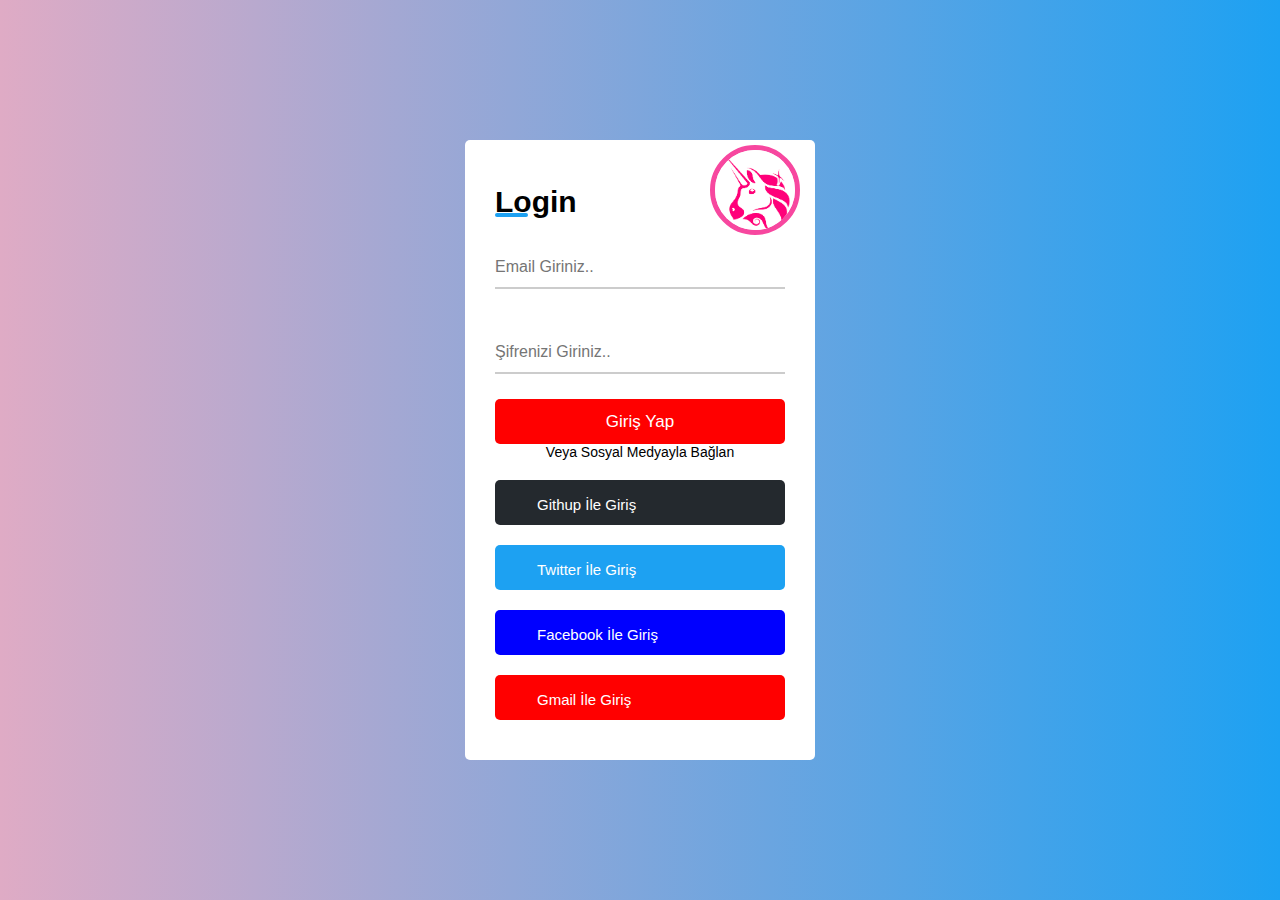
<file: WEB/ANİMASYONLU LOGİN FORMU/Login.html>
<!DOCTYPE html>
<html lang="en">
<head>
    <meta charset="UTF-8">
    <meta http-equiv="X-UA-Compatible" content="IE=edge">
    <meta name="viewport" content="width=device-width, initial-scale=1.0">
    <title>Login</title>
    <link rel="stylesheet" href="style.css">
    <link rel="stylesheet" href="https://cdnjs.cloudflare.com/ajax/libs/font-awesome/6.2.1/css/all.min.css" 
    integrity="sha512-MV7K8+y+gLIBoVD59lQIYicR65iaqukzvf/nwasF0nqhPay5w/9lJmVM2hMDcnK1OnMGCdVK+iQrJ7lzPJQd1w==" 
    crossorigin="anonymous" 
    referrerpolicy="no-referrer">
</head>
<body>
    <div class="container">
        <div class="logo">
            <img src="İmages/Logo.png" alt="Logo">
        </div>
        <form action="">
            <div class="title">Login</div>

            <div class="input-box">
                <input type="email" 
                placeholder="Email Giriniz.." required>
                <div class="underline"></div>
            </div>

            <div class="input-box button">
                <input type="Password" 
                placeholder="Şifrenizi Giriniz.."required>
                <div class="underline"></div>
            </div>

            <div class="input-box">
                <input type="submit" 
                value="Giriş Yap">
            </div>
        </form>
        <div class="text">Veya Sosyal Medyayla Bağlan</div>

        <!--Sosyal Medya Butonları-->
        <div class="githup">
            <a href="#"><i class="fa-brands fa-github"></i>
            Githup İle Giriş </a>
        </div>
        <div class="twitter">
            <a href="#"><i class="fa-brands fa-twitter"></i>
            Twitter İle Giriş</a>
        </div>
        <div class="facebook">
            <a href="#"><i class="fa-brands fa-facebook"></i>
            Facebook İle Giriş</a>
        </div>
        <div class="gmail">
            <a href="#"><i class="fa-regular fa-envelope"></i>
            Gmail İle Giriş</a>
        </div>
    </div>
</body>
</html>
</file>
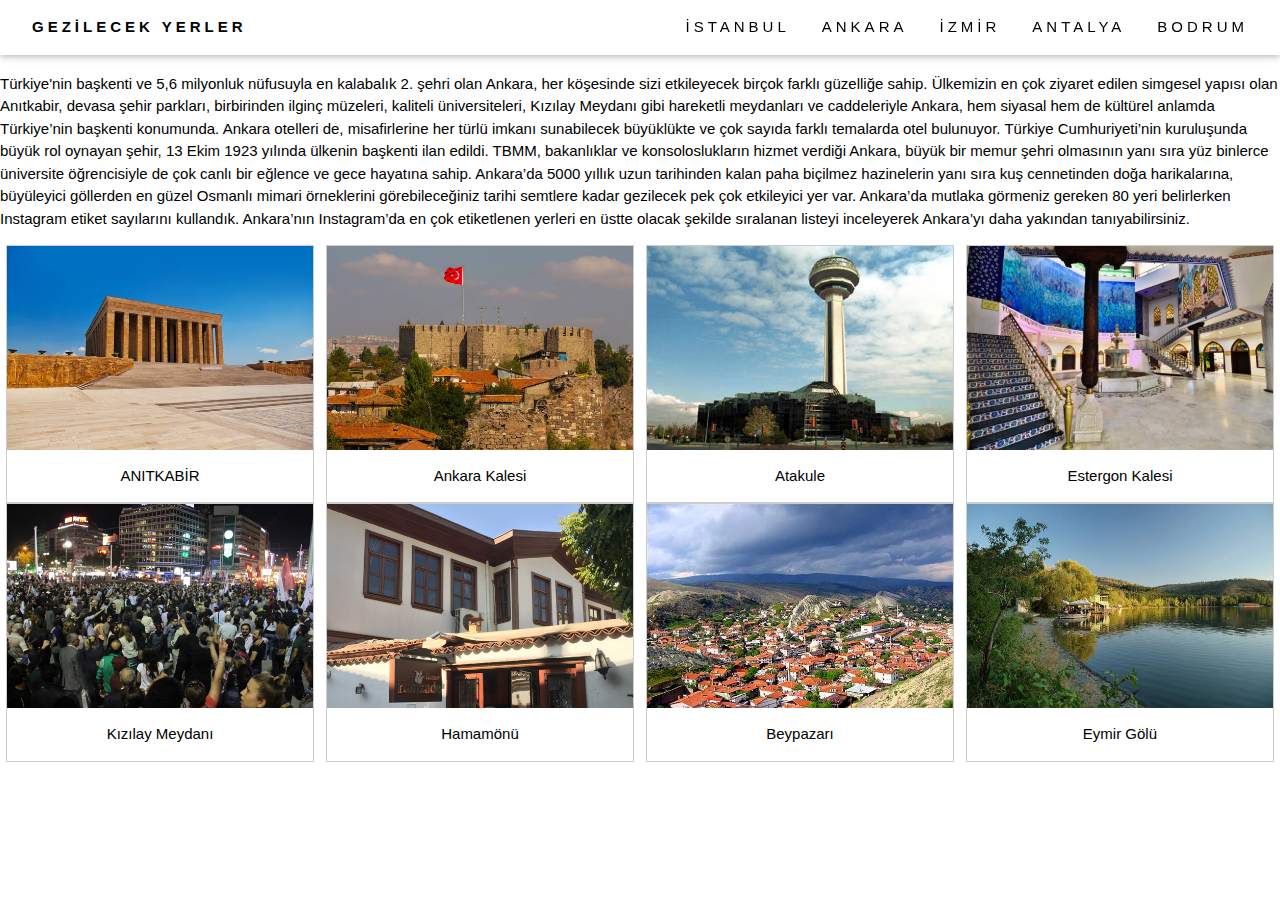
<file: WEB/Ödevler/Ödev-1/Ankara.html>
<!DOCTYPE html>
<html> 
<head>
<title>HCS</title>
<meta charset="UTF-8">
<meta name="viewport" content="width=device-width, initial-scale=1">
<link rel="stylesheet" href="https://www.w3schools.com/w3css/4/w3.css">
<link rel="stylesheet" href="https://fonts.googleapis.com/css?family=Lato">
<link rel="stylesheet" href="https://cdnjs.cloudflare.com/ajax/libs/font-awesome/4.7.0/css/font-awesome.min.css">

</head>
<body>
  <div class="w3-top">
    <div class="w3-bar w3-white w3-wide w3-padding w3-card">
      <a href="Giriş.html" class="w3-bar-item w3-button"><b>GEZİLECEK YERLER</b></a>
      <div class="w3-right w3-hide-small">
        <a href="İstanbul.html" class="w3-bar-item w3-button">İSTANBUL</a>
        <a href="Ankara.html" class="w3-bar-item w3-button">ANKARA</a>
        <a href="İzmir.html" class="w3-bar-item w3-button">İZMİR</a>
        <a href="Antalya.html" class="w3-bar-item w3-button">ANTALYA</a>
        <a href="Bodrum.html" class="w3-bar-item w3-button">BODRUM</a>
      </div>
    </div>
  </div>
      <div class="w3-dropdown-hover w3-hide-small"> 
        </div>
      </div>
    </div>
  </div>
  <div style="margin-top:50px;">
    <p>Türkiye'nin başkenti ve 5,6 milyonluk nüfusuyla en kalabalık 2. şehri olan Ankara, her köşesinde sizi etkileyecek birçok farklı güzelliğe sahip.
      Ülkemizin en çok ziyaret edilen simgesel yapısı olan Anıtkabir, devasa şehir parkları, birbirinden ilginç müzeleri, kaliteli üniversiteleri,
      Kızılay Meydanı gibi hareketli meydanları ve caddeleriyle Ankara, hem siyasal hem de kültürel anlamda Türkiye’nin başkenti konumunda. 
      Ankara otelleri de, misafirlerine her türlü imkanı sunabilecek büyüklükte ve çok sayıda farklı temalarda otel bulunuyor.
      Türkiye Cumhuriyeti’nin kuruluşunda büyük rol oynayan şehir, 13 Ekim 1923 yılında ülkenin başkenti ilan edildi. 
      TBMM, bakanlıklar ve konsoloslukların hizmet verdiği Ankara, büyük bir memur şehri olmasının yanı sıra yüz binlerce üniversite öğrencisiyle de çok canlı bir eğlence ve gece hayatına sahip.
      Ankara’da 5000 yıllık uzun tarihinden kalan paha biçilmez hazinelerin yanı sıra kuş cennetinden doğa harikalarına, 
      büyüleyici göllerden en güzel Osmanlı mimari örneklerini görebileceğiniz tarihi semtlere kadar gezilecek pek çok etkileyici yer var. 
      Ankara’da mutlaka görmeniz gereken 80 yeri belirlerken Instagram etiket sayılarını kullandık. 
      Ankara’nın Instagram’da en çok etiketlenen yerleri en üstte olacak şekilde sıralanan listeyi inceleyerek Ankara’yı daha yakından tanıyabilirsiniz.  </p>
  </div>
<div class="responsive">
  <div class="gallery">
    <a target="_blank" href="C:\Users\onrha\OneDrive\Desktop\İnfotech Html Ödev\Ödev 1 Foto\ANKARA\ANITKABİR.jpg">
      <img src="Ödev 1 Foto/ANKARA/ANITKABİR.jpg" alt="Cinque Terre" width="600" height="400">
    </a>
    <div class="desc">ANITKABİR</div>
  </div>
</div>
<div class="responsive">
  <div class="gallery">
    <a target="_blank" href="https://www.google.com/maps/dir/40.8934172,29.2437006/Ankara+Kalesi,+Kale,+06240+Alt%C4%B1nda%C4%9F%2FAnkara/@40.3987584,28.8084934,7z/data=!3m2!4b1!5s0x14d34fa1c3bed1c7:0x390c71475eb1a254!4m9!4m8!1m1!4e1!1m5!1m1!1s0x14d34e6f51a3317b:0x7415e004939401c0!2m2!1d32.8654212!2d39.9390359">
      <img src="Ödev 1 Foto/ANKARA/Ankara Kalesi.jpg" alt="Forest" width="600" height="400">
    </a>
    <div class="desc">Ankara Kalesi</div>
  </div>
</div>
<div class="responsive">
  <div class="gallery">
    <a target="_blank" href="https://www.google.com/maps/dir/40.8934172,29.2437006/Atakule,+%C3%87ankaya,+Atakule,+06690+%C3%87ankaya%2FAnkara/@40.3750532,28.8052487,7z/data=!3m2!4b1!5s0x14d34fa1c3bed1c7:0x390c71475eb1a254!4m9!4m8!1m1!4e1!1m5!1m1!1s0x14d34f5766af368b:0xdb9a46c4528f02d0!2m2!1d32.8557478!2d39.8859133">
      <img src="Ödev 1 Foto/ANKARA/Atakule.jpg" alt="Northern Lights" width="600" height="400">
    </a>
    <div class="desc">Atakule</div>
  </div>
</div>
<div class="responsive">
  <div class="gallery">
    <a target="_blank" href="https://www.google.com/maps/dir/40.8934172,29.2437006/Estergon+Kalesi+T%C3%BCrk+K%C3%BClt%C3%BCr+Merkezi,+G%C3%BC%C3%A7l%C3%BCkaya+Mh,+Fatih+Cd.,+06280+Ke%C3%A7i%C3%B6ren%2FAnkara/@40.4197616,28.8250865,7z/data=!3m2!4b1!5s0x14d34fa1c3bed1c7:0x390c71475eb1a254!4m9!4m8!1m1!4e1!1m5!1m1!1s0x14d34dbabffb7b5d:0xbb5d4baf0522b429!2m2!1d32.8663889!2d39.9808333">
      <img src="Ödev 1 Foto/ANKARA/Estergon Kalesi.jpg" alt="Mountains" width="600" height="400">
    </a>
    <div class="desc">Estergon Kalesi</div>
  </div>
</div>
<div class="responsive">
    <div class="gallery">
      <a target="_blank" href="https://www.google.com/maps/dir/40.8934172,29.2437006/K%C4%B1z%C4%B1lay,+Devlet,+06420+%C3%87ankaya%2FAnkara/@40.392056,28.8030691,7z/data=!3m2!4b1!5s0x14d34fa1c3bed1c7:0x390c71475eb1a254!4m9!4m8!1m1!4e1!1m5!1m1!1s0x14d34faaa19d2169:0xeac7b6b57c5a111a!2m2!1d32.85406!2d39.920802">
        <img src="Ödev 1 Foto/ANKARA/Kızılay Meydanı.jpg" alt="Mountains" width="600" height="400">
      </a>
      <div class="desc">Kızılay Meydanı</div>
    </div>
  </div>
  <div class="responsive">
    <div class="gallery">
      <a target="_blank" href="https://www.google.com/maps/dir/40.8934172,29.2437006/Hamam%C3%B6n%C3%BC+Sk.,+Hacettepe,+06230+Alt%C4%B1nda%C4%9F%2FAnkara/@40.3987584,28.8083621,7z/data=!3m1!4b1!4m9!4m8!1m1!4e1!1m5!1m1!1s0x14d34e43375ba201:0x4edd5ef306370abe!2m2!1d32.8655766!2d39.9333225">
        <img src="Ödev 1 Foto/ANKARA/Hamamönü.jpg" alt="Mountains" width="600" height="400">
      </a>
      <div class="desc">Hamamönü</div>
    </div>
  </div>
  <div class="responsive">
    <div class="gallery">
      <a target="_blank" href="https://www.google.com/maps/dir/40.8934172,29.2437006/Beypazar%C4%B1,+Ankara/@40.5133544,28.3357741,7z/data=!3m1!4b1!4m9!4m8!1m1!4e1!1m5!1m1!1s0x14d2b9ec61c2436f:0xdee880680184af30!2m2!1d31.920441!2d40.168218">
        <img src="Ödev 1 Foto/ANKARA/Beypazarı.webp" alt="Mountains" width="600" height="400">
      </a>
      <div class="desc">Beypazarı</div>
    </div>
  </div>
  <div class="responsive">
    <div class="gallery">
      <a target="_blank" href="https://www.google.com/maps/dir/40.8934172,29.2437006/Eymir+G%C3%B6l%C3%BC,+Oran,+06450+%C3%87ankaya%2FAnkara/@40.3451142,28.7987176,7z/data=!3m1!4b1!4m9!4m8!1m1!4e1!1m5!1m1!1s0x14d3440b5940c209:0x412496bb1ae46f52!2m2!1d32.8324252!2d39.8262014">
        <img src="Ödev 1 Foto/ANKARA/Eymir Gölü.jpg" alt="Mountains" width="600" height="400">
      </a>
      <div class="desc">Eymir Gölü</div>
    </div>
  </div>
<div class="clearfix"></div>
<style>
  div.gallery {
    border: 1px solid #ccc;
  }
  
  div.gallery:hover {
    border: 1px solid #777;
  }
  div.gallery img {
    width: 100%;
    height: auto;
  }
  div.desc {
    padding: 15px;
    text-align: center;
  }
  * {
    box-sizing: border-box;
  }
  .responsive {
    padding: 0 6px;
    float: left;
    width: 24.99999%;
  }
  @media only screen and (max-width: 700px) {
    .responsive {
      width: 49.99999%;
      margin: 6px 0;
    }
  }
  @media only screen and (max-width: 500px) {
    .responsive {
      width: 100%;
    }
  }
  .clearfix:after {
    content: "";
    display: table;
    clear: both;
  }
  </style>
</body>
</html>
</file>
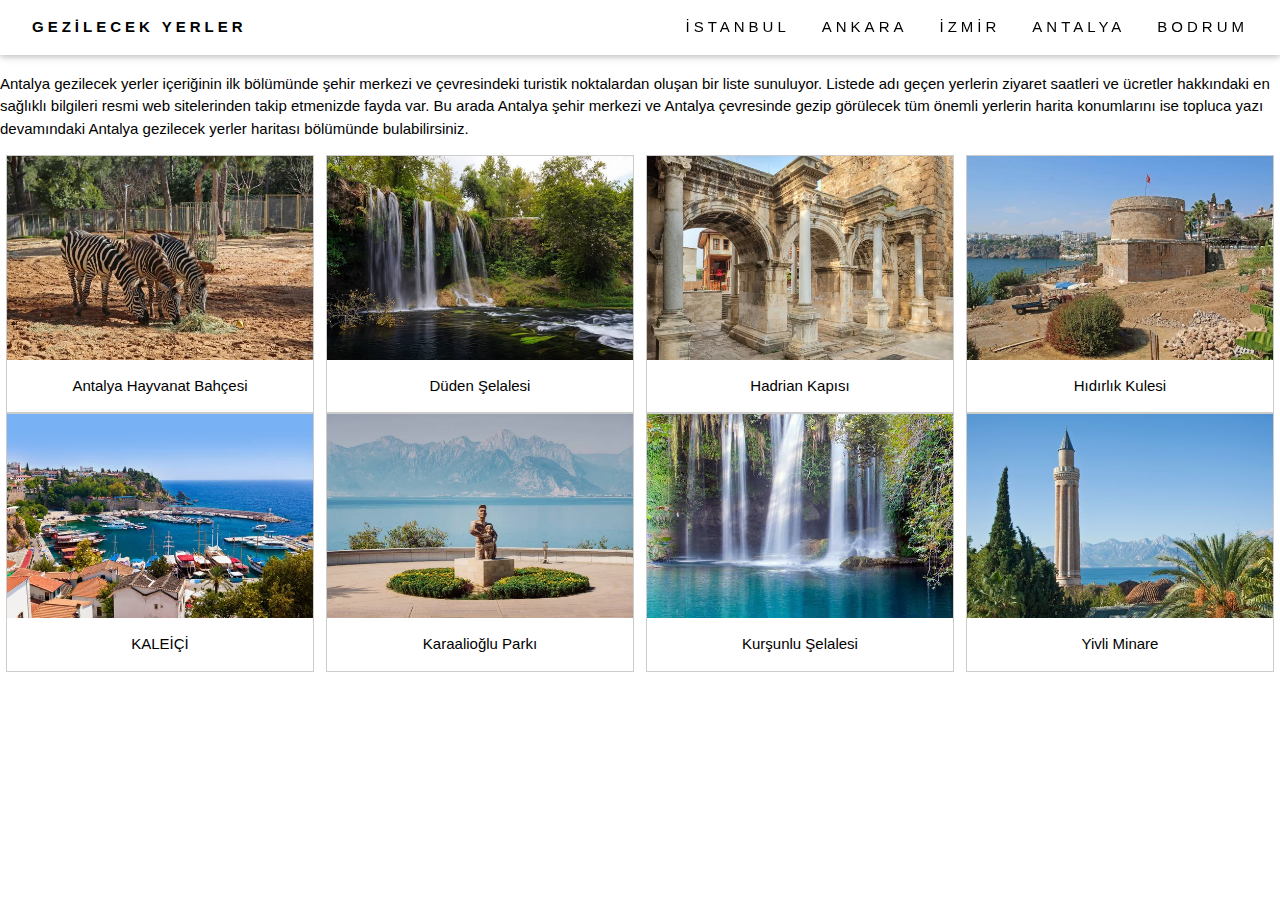
<file: WEB/Ödevler/Ödev-1/Antalya.html>
<!DOCTYPE html>
<html>
  
<head>
<title>HCS</title>
<meta charset="UTF-8">
<meta name="viewport" content="width=device-width, initial-scale=1">
<link rel="stylesheet" href="https://www.w3schools.com/w3css/4/w3.css">
<link rel="stylesheet" href="https://fonts.googleapis.com/css?family=Lato">
<link rel="stylesheet" href="https://cdnjs.cloudflare.com/ajax/libs/font-awesome/4.7.0/css/font-awesome.min.css">

</body>

</head>
<body>
  </body>
  <div class="w3-top">
    <div class="w3-bar w3-white w3-wide w3-padding w3-card">
      <a href="Giriş.html" class="w3-bar-item w3-button"><b>GEZİLECEK YERLER</b></a>
      <div class="w3-right w3-hide-small">
        <a href="İstanbul.html" class="w3-bar-item w3-button">İSTANBUL</a>
        <a href="Ankara.html" class="w3-bar-item w3-button">ANKARA</a>
        <a href="İzmir.html" class="w3-bar-item w3-button">İZMİR</a>
        <a href="Antalya.html" class="w3-bar-item w3-button">ANTALYA</a>
        <a href="Bodrum.html" class="w3-bar-item w3-button">BODRUM</a>
      </div>
    </div>
  </div>
      <div class="w3-dropdown-hover w3-hide-small">
        
        </div>
      </div>
    </div>
  </div>
  <div style="margin-top:50px;">
    <p>Antalya gezilecek yerler içeriğinin ilk bölümünde şehir merkezi ve çevresindeki turistik noktalardan oluşan bir liste sunuluyor. 
        Listede adı geçen yerlerin ziyaret saatleri ve ücretler hakkındaki en sağlıklı bilgileri resmi web sitelerinden takip etmenizde fayda var.
        Bu arada Antalya şehir merkezi ve Antalya çevresinde gezip görülecek tüm önemli yerlerin harita konumlarını ise topluca yazı devamındaki Antalya gezilecek yerler haritası bölümünde bulabilirsiniz. </p>
  
  </div>
<div class="responsive">
  <div class="gallery">
    <a target="_blank" href="">
      <img src="Ödev 1 Foto/ANTALYA/Antalya Hayvanat Bahçesi.jpg" alt="Cinque Terre" width="600" height="400">
    </a>
    <div class="desc">Antalya Hayvanat Bahçesi</div>
  </div>
  
</div>
<div class="responsive">
  <div class="gallery">
    <a target="_blank" href="">
      <img src="Ödev 1 Foto/ANTALYA/Düden Şelalesi.jpg" alt="Forest" width="600" height="400">
    </a>
    <div class="desc"> Düden Şelalesi</div>
  </div>

</div>
<div class="responsive">
  <div class="gallery">
    <a target="_blank" href="">
      <img src="Ödev 1 Foto/ANTALYA/Hadrian Kapısı.jpg" alt="Northern Lights" width="600" height="400">
    </a>
    <div class="desc">Hadrian Kapısı</div>
  </div>

</div>
<div class="responsive">
  <div class="gallery">
    <a target="_blank" href="">
      <img src="Ödev 1 Foto/ANTALYA/Hıdırlık Kulesi.jpeg" alt="Mountains" width="600" height="400">
    </a>
    <div class="desc">Hıdırlık Kulesi</div>
  </div>

</div>
<div class="responsive">
    <div class="gallery">
      <a target="_blank" href="">
        <img src="Ödev 1 Foto/ANTALYA/Kaleiçi.jpg" alt="Mountains" width="600" height="400">
      </a>
      <div class="desc">KALEİÇİ</div>
    </div>

  </div>
  <div class="responsive">
    <div class="gallery">
      <a target="_blank" href="">
        <img src="Ödev 1 Foto/ANTALYA/Karaalioğlu Parkı.jpg" alt="Mountains" width="600" height="400">
      </a>
      <div class="desc">Karaalioğlu Parkı</div>
    </div>
  </div>

  <div class="responsive">
    <div class="gallery">
      <a target="_blank" href="">
        <img src="Ödev 1 Foto/ANTALYA/Kurşunlu Şelalesi.jpg" alt="Mountains" width="600" height="400">
      </a>
      <div class="desc">Kurşunlu Şelalesi</div>
    </div>
  </div>

  <div class="responsive">
    <div class="gallery">
      <a target="_blank" href="">
        <img src="Ödev 1 Foto/ANTALYA/Yivli Minare.jpg" alt="Mountains" width="600" height="400">
      </a>
      <div class="desc">Yivli Minare</div>
    </div>
  </div>
<div class="clearfix"></div>

<style>
  div.gallery {
    border: 1px solid #ccc;
  }
  div.gallery:hover {
    border: 1px solid #777;
  }
  div.gallery img {
    width: 100%;
    height: auto;
  }
  div.desc {
    padding: 15px;
    text-align: center;
  }
  * {
    box-sizing: border-box;
  }
  .responsive {
    padding: 0 6px;
    float: left;
    width: 24.99999%;
  }
  @media only screen and (max-width: 700px) {
    .responsive {
      width: 49.99999%;
      margin: 6px 0;
    }
  }
  @media only screen and (max-width: 500px) {
    .responsive {
      width: 100%;
    }
  }
  .clearfix:after {
    content: "";
    display: table;
    clear: both;
  }
  </style>


</body>

</html>
</file>
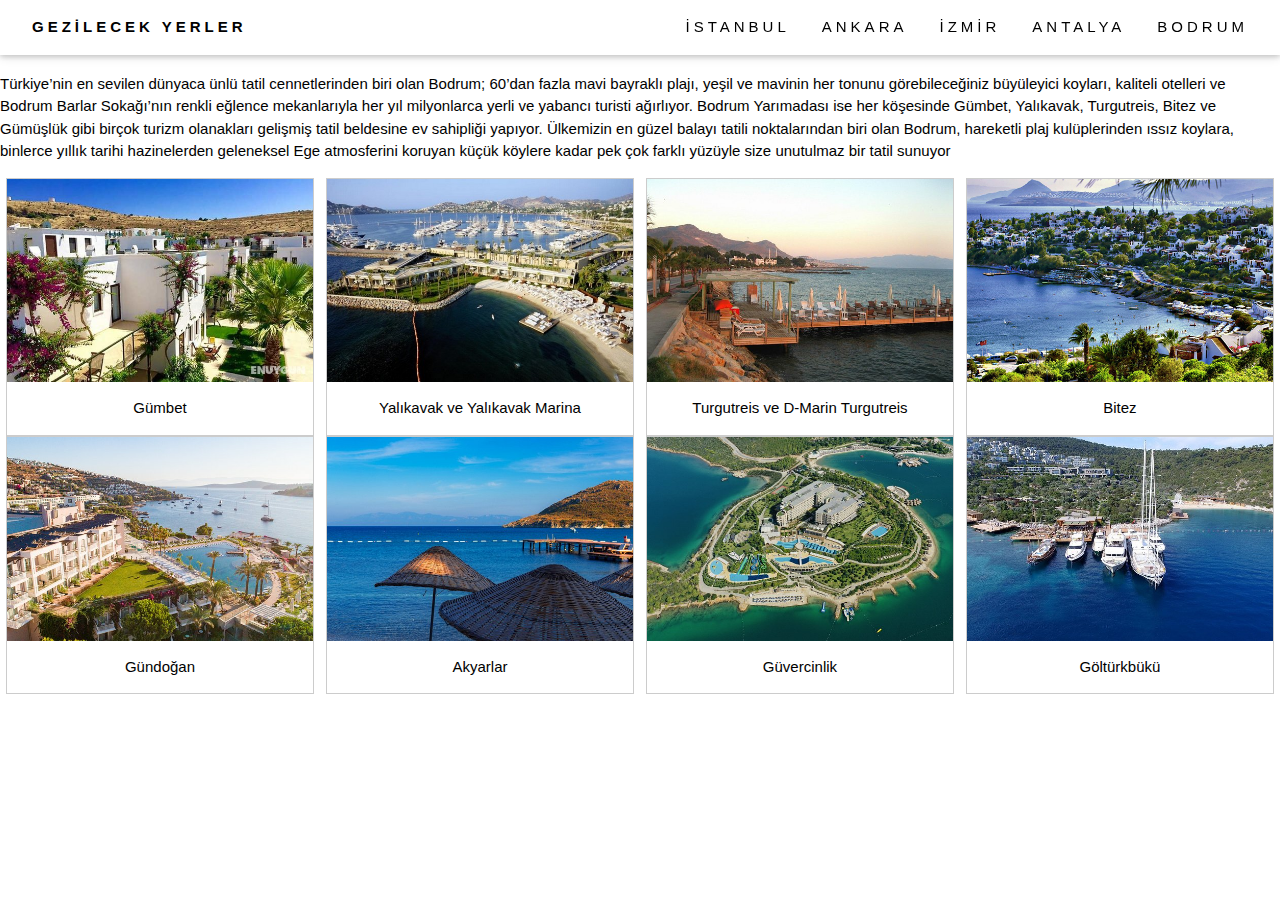
<file: WEB/Ödevler/Ödev-1/Bodrum.html>
<!DOCTYPE html>
<html>
  
<head>
<title>HCS</title>
<meta charset="UTF-8">
<meta name="viewport" content="width=device-width, initial-scale=1">
<link rel="stylesheet" href="https://www.w3schools.com/w3css/4/w3.css">
<link rel="stylesheet" href="https://fonts.googleapis.com/css?family=Lato">
<link rel="stylesheet" href="https://cdnjs.cloudflare.com/ajax/libs/font-awesome/4.7.0/css/font-awesome.min.css">

</body>

</head>
<body>
  </body>
  <div class="w3-top">
    <div class="w3-bar w3-white w3-wide w3-padding w3-card">
      <a href="Giriş.html" class="w3-bar-item w3-button"><b>GEZİLECEK YERLER</b></a>
      <div class="w3-right w3-hide-small">
        <a href="İstanbul.html" class="w3-bar-item w3-button">İSTANBUL</a>
        <a href="Ankara.html" class="w3-bar-item w3-button">ANKARA</a>
        <a href="İzmir.html" class="w3-bar-item w3-button">İZMİR</a>
        <a href="Antalya.html" class="w3-bar-item w3-button">ANTALYA</a>
        <a href="Bodrum.html" class="w3-bar-item w3-button">BODRUM</a>
      </div>
    </div>
  </div>
      <div class="w3-dropdown-hover w3-hide-small">
        
        </div>
      </div>
    </div>
  </div>
  <div style="margin-top:50px;">
    <p>Türkiye’nin en sevilen dünyaca ünlü tatil cennetlerinden biri olan Bodrum; 60’dan fazla mavi bayraklı plajı, yeşil ve mavinin her tonunu görebileceğiniz büyüleyici koyları, kaliteli otelleri ve 
    Bodrum Barlar Sokağı’nın renkli eğlence mekanlarıyla her yıl milyonlarca yerli ve yabancı turisti ağırlıyor. Bodrum Yarımadası ise her köşesinde Gümbet, Yalıkavak, Turgutreis, 
    Bitez ve Gümüşlük gibi birçok turizm olanakları gelişmiş tatil beldesine ev sahipliği yapıyor.
    Ülkemizin en güzel balayı tatili noktalarından biri olan Bodrum, hareketli plaj kulüplerinden ıssız koylara, binlerce yıllık tarihi hazinelerden geleneksel 
    Ege atmosferini koruyan küçük köylere kadar pek çok farklı yüzüyle size unutulmaz bir tatil sunuyor</p>
  
  </div>
<div class="responsive">
  <div class="gallery">
    <a target="_blank" href="">
      <img src="Ödev 1 Foto/BODRUM/Gümbet.jpg" alt="Cinque Terre" width="600" height="400">
    </a>
    <div class="desc">Gümbet</div>
  </div>
  
</div>
<div class="responsive">
  <div class="gallery">
    <a target="_blank" href="">
      <img src="Ödev 1 Foto/BODRUM/Yalıkavak ve Yalıkavak Marina.jpg" alt="Forest" width="600" height="400">
    </a>
    <div class="desc">Yalıkavak ve Yalıkavak Marina</div>
  </div>

</div>
<div class="responsive">
  <div class="gallery">
    <a target="_blank" href="">
      <img src="Ödev 1 Foto/BODRUM/Turgutreis ve D-Marin Turgutreis.jpg" alt="Northern Lights" width="600" height="400">
    </a>
    <div class="desc">Turgutreis ve D-Marin Turgutreis</div>
  </div>

</div>
<div class="responsive">
  <div class="gallery">
    <a target="_blank" href="">
      <img src="Ödev 1 Foto/BODRUM/Bitez.jpg" alt="Mountains" width="600" height="400">
    </a>
    <div class="desc">Bitez</div>
  </div>

</div>
<div class="responsive">
    <div class="gallery">
      <a target="_blank" href="">
        <img src="Ödev 1 Foto/BODRUM/Gündoğan.jpg" alt="Mountains" width="600" height="400">
      </a>
      <div class="desc">Gündoğan</div>
    </div>

  </div>
  <div class="responsive">
    <div class="gallery">
      <a target="_blank" href="">
        <img src="Ödev 1 Foto/BODRUM/Akyarlar.jpg" alt="Mountains" width="600" height="400">
      </a>
      <div class="desc">Akyarlar </div>
    </div>
  </div>

  <div class="responsive">
    <div class="gallery">
      <a target="_blank" href="">
        <img src="Ödev 1 Foto/BODRUM/Güvercinlik.jpg" alt="Mountains" width="600" height="400">
      </a>
      <div class="desc">Güvercinlik</div>
    </div>
  </div>

  <div class="responsive">
    <div class="gallery">
      <a target="_blank" href="">
        <img src="Ödev 1 Foto/BODRUM/Göltürkbükü.jpg" alt="Mountains" width="600" height="400">
      </a>
      <div class="desc">Göltürkbükü</div>
    </div>
  </div>
<div class="clearfix"></div>


<style>
  div.gallery {
    border: 1px solid #ccc;
  }
  div.gallery:hover {
    border: 1px solid #777;
  }
  div.gallery img {
    width: 100%;
    height: auto;
  }
  div.desc {
    padding: 15px;
    text-align: center;
  }
  * {
    box-sizing: border-box;
  }
  .responsive {
    padding: 0 6px;
    float: left;
    width: 24.99999%;
  }
  @media only screen and (max-width: 700px) {
    .responsive {
      width: 49.99999%;
      margin: 6px 0;
    }
  }
  @media only screen and (max-width: 500px) {
    .responsive {
      width: 100%;
    }
  }
  .clearfix:after {
    content: "";
    display: table;
    clear: both;
  }
  </style>


</body>

</html>
</file>
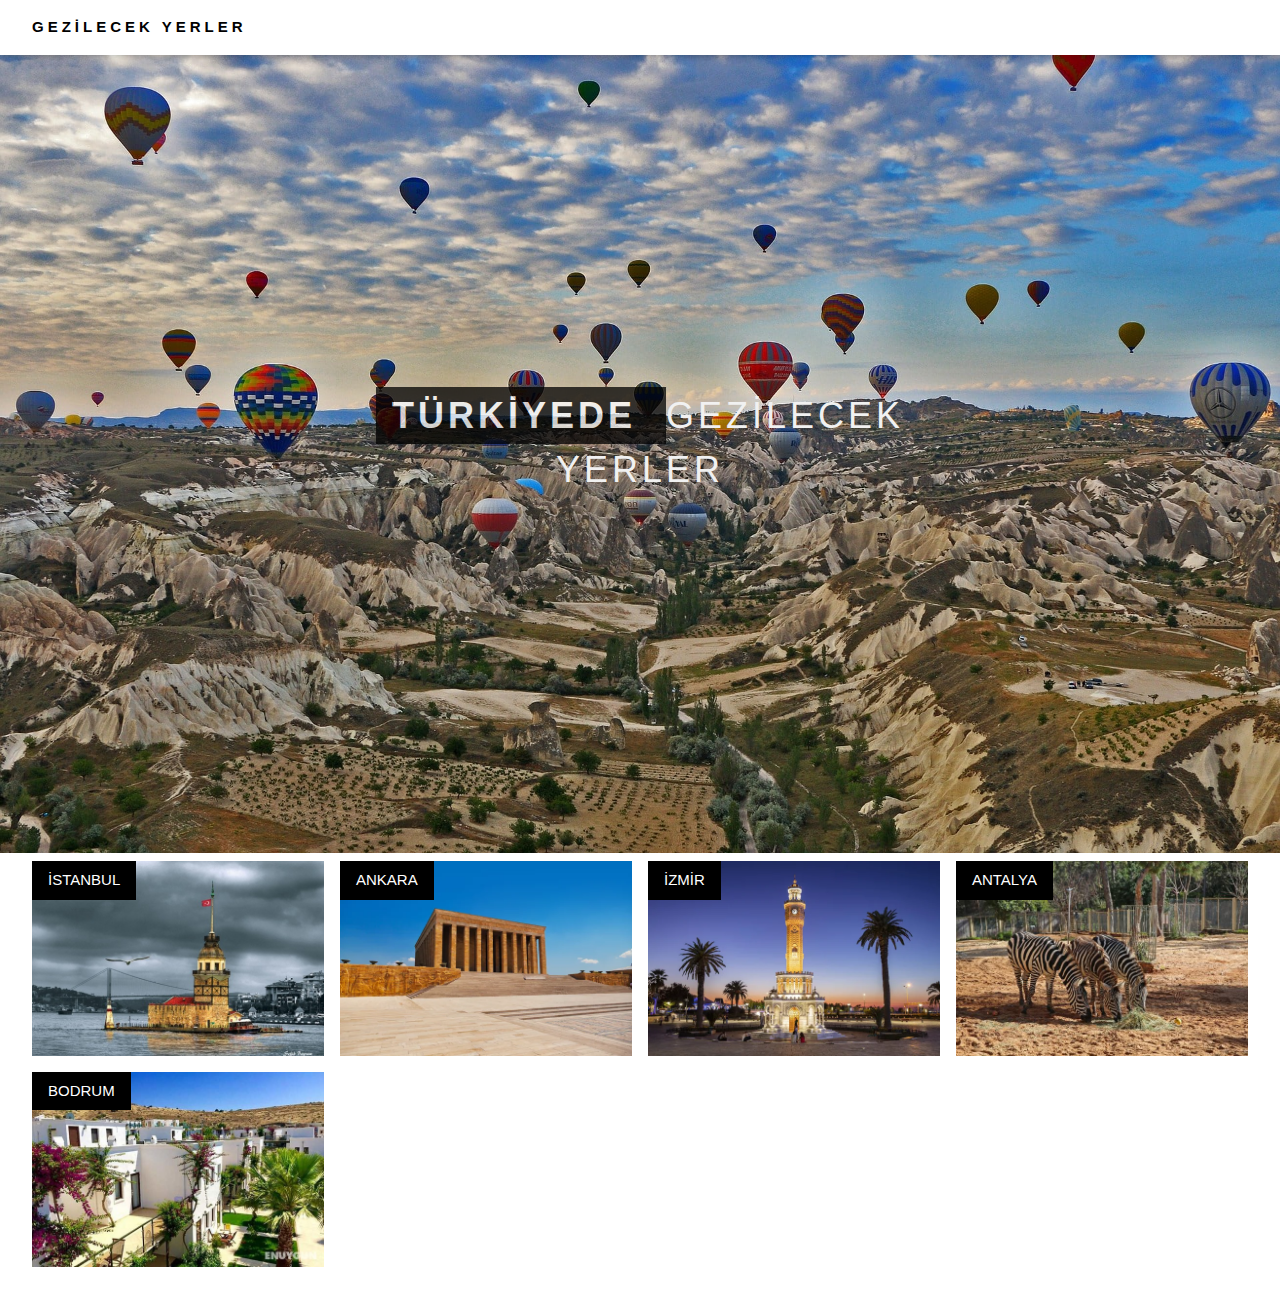
<file: WEB/Ödevler/Ödev-1/Giriş.html>
<!DOCTYPE html>
<html>
<head>
<title>GEZİLECEK YERLER</title>
<meta charset="UTF-8">
<meta name="viewport" content="width=device-width, initial-scale=1">
<link rel="stylesheet" href="https://www.w3schools.com/w3css/4/w3.css">
</head>
<body>

<div class="w3-top">
  <div class="w3-bar w3-white w3-wide w3-padding w3-card">
    <a href="#home" class="w3-bar-item w3-button"><b>GEZİLECEK YERLER</b></a>
    <!-- Float links to the right. Hide them on small screens -->
    <div class="w3-right w3-hide-small">
      <!-- <a href="İstanbul.html" class="w3-bar-item w3-button">İSTANBUL</a>
      <a href="Ankara.html" class="w3-bar-item w3-button">ANKARA</a>
      <a href="İzmir.html" class="w3-bar-item w3-button">İZMİR</a>
      <a href="Antalya.html" class="w3-bar-item w3-button">ANTALYA</a>
      <a href="Bodrum.html" class="w3-bar-item w3-button">BODRUM</a> -->
    </div>
  </div>
</div>

<!-- Header -->
<header class="w3-display-container w3-content w3-wide" style="max-width:1500px;" id="home">
  <img class="w3-image" src="Ödev 1 Foto/ana-görsel-min.jpg" alt="Architecture" width="1500" height="800">
  <div class="w3-display-middle w3-margin-top w3-center">
    <h1 class="w3-xxlarge w3-text-white"><span class="w3-padding w3-black w3-opacity-min"><b>TÜRKİYEDE</b>
    </span> <span class="w3-hide-small w3-text-light-grey"> GEZİLECEK YERLER</span></h1>
  </div>
</header>

<div class="w3-content w3-padding" style="max-width:1564px">

  <div class="w3-row-padding">
    <div class="w3-col l3 m6 w3-margin-bottom">
      <div class="w3-display-container">
        <div class="w3-display-topleft w3-black w3-padding">İSTANBUL</div>
        <a href="İstanbul.html">
          <img src="Ödev 1 Foto/İSTANBUL/Kız Kulesi.jpg" alt="House" style="width:100%"></a>
       
      </div>
    </div>
    <div class="w3-col l3 m6 w3-margin-bottom">
      <div class="w3-display-container">
        <div class="w3-display-topleft w3-black w3-padding">ANKARA</div>
        <a href="Ankara.html">
          <img src="Ödev 1 Foto/ANKARA/ANITKABİR.jpg" alt="House" style="width:100%"></a>
        
      </div>
    </div>
    <div class="w3-col l3 m6 w3-margin-bottom">
      <div class="w3-display-container">
        <div class="w3-display-topleft w3-black w3-padding">İZMİR</div>
        <a href="İzmir.html">
          <img src="Ödev 1 Foto/İZMİR/İzmir Saat Kulesi.jpg" alt="House" style="width:100%"></a>
        
      </div>
    </div>
    <div class="w3-col l3 m6 w3-margin-bottom">
      <div class="w3-display-container">
        <div class="w3-display-topleft w3-black w3-padding">ANTALYA</div>
        <a href="Antalya.html">
          <img src="Ödev 1 Foto/ANTALYA/Antalya Hayvanat Bahçesi.jpg" alt="House" style="width:100%"></a>
      </div>
    </div>
  </div>
  <div class="w3-row-padding">
    <div class="w3-col l3 m6 w3-margin-bottom">
      <div class="w3-display-container">
        <div class="w3-display-topleft w3-black w3-padding">BODRUM</div>
        <a href="Bodrum.html">
          <img src="Ödev 1 Foto/BODRUM/Gümbet.jpg" alt="House" style="width:100%"></a>
        
      </div>
    </div>
</div>
</body>
</html>
</file>
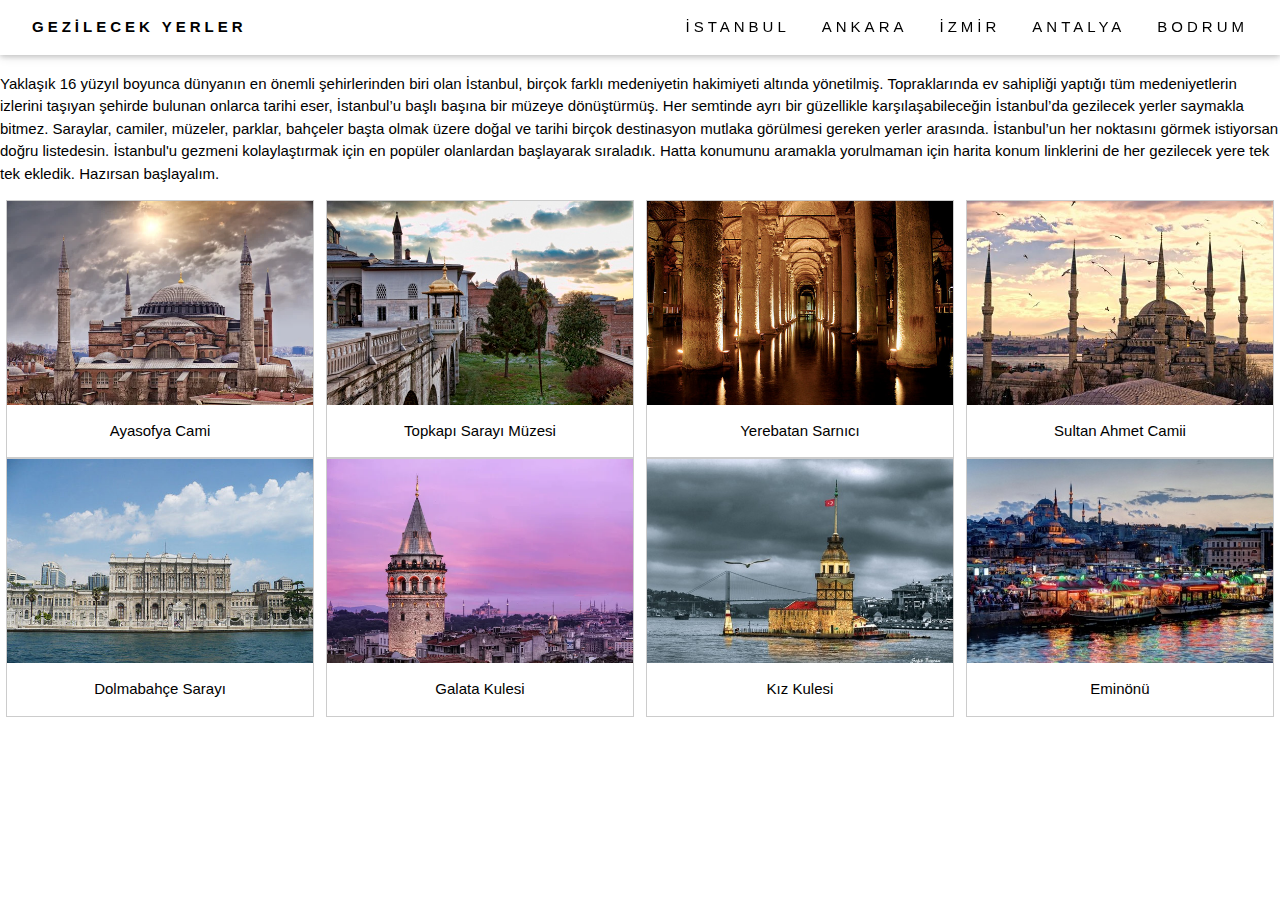
<file: WEB/Ödevler/Ödev-1/İstanbul.html>
<!DOCTYPE html>
<html>
<head>
<title>HCS</title>
<meta charset="UTF-8">
<meta name="viewport" content="width=device-width, initial-scale=1">
<link rel="stylesheet" href="https://www.w3schools.com/w3css/4/w3.css">


</head>
<body>
  <div class="w3-top">
    <div class="w3-bar w3-white w3-wide w3-padding w3-card">
      <a href="Giriş.html" class="w3-bar-item w3-button"><b>GEZİLECEK YERLER</b></a>
      <div class="w3-right w3-hide-small">
        <a href="İstanbul.html" class="w3-bar-item w3-button">İSTANBUL</a>
        <a href="Ankara.html" class="w3-bar-item w3-button">ANKARA</a>
        <a href="İzmir.html" class="w3-bar-item w3-button">İZMİR</a>
        <a href="Antalya.html" class="w3-bar-item w3-button">ANTALYA</a>
        <a href="Bodrum.html" class="w3-bar-item w3-button">BODRUM</a>
      </div>
    </div>
  </div>
      <div class="w3-dropdown-hover w3-hide-small"> 
        </div>
      </div>
    </div>
  </div>
<div style="margin-top:50px;">
  <p>Yaklaşık 16 yüzyıl boyunca dünyanın en önemli şehirlerinden biri olan İstanbul, birçok farklı medeniyetin hakimiyeti altında yönetilmiş. 
    Topraklarında ev sahipliği yaptığı tüm medeniyetlerin izlerini taşıyan şehirde bulunan onlarca tarihi eser, İstanbul’u başlı başına bir müzeye dönüştürmüş. 
    Her semtinde ayrı bir güzellikle karşılaşabileceğin İstanbul’da gezilecek yerler saymakla bitmez.
    Saraylar, camiler, müzeler, parklar, bahçeler başta olmak üzere doğal ve tarihi birçok destinasyon mutlaka görülmesi gereken yerler arasında.
    İstanbul’un her noktasını görmek istiyorsan doğru listedesin. İstanbul'u gezmeni kolaylaştırmak için en popüler olanlardan başlayarak sıraladık. 
    Hatta konumunu aramakla yorulmaman için harita konum linklerini de her gezilecek yere tek tek ekledik. Hazırsan başlayalım. </p>
</div>
<div class="responsive">
  <div class="gallery">
    <a target="_blank" href="https://www.google.com/maps/dir//Ayasofya+Cami/data=!4m6!4m5!1m1!4e2!1m2!1m1!1s0x14cab9be92011c27:0x236e6f6f37444fae?sa=X&ved=2ahUKEwiUkeDA5oP8AhU0SPEDHeMuCzEQ9Rd6BQiCARAF">
      <img src="Ödev 1 Foto/İSTANBUL/Ayasofya Cami.jpg" alt="Cinque Terre" width="600" height="400">
      </a>
    </a>
    <div class="desc">Ayasofya Cami</div>
  </div>
</div>
<div class="responsive">
  <div class="gallery">
    <a target="_blank" href="https://www.google.com/maps/dir/40.8934172,29.2437006/Topkap%C4%B1+Saray%C4%B1+M%C3%BCzesi,+Cankurtaran,+34122+Fatih%2F%C4%B0stanbul/@40.9530885,29.0248492,12z/data=!3m1!4b1!4m9!4m8!1m1!4e1!1m5!1m1!1s0x14cab9b8afa5f833:0x15aa1943c3015300!2m2!1d28.9833789!2d41.0115195">
      <img src="Ödev 1 Foto/İSTANBUL/Topkapı Sarayı.jpg" alt="Forest" width="600" height="400">
    </a>
    <div class="desc">Topkapı Sarayı Müzesi</div>
  </div>
</div>
<div class="responsive">
  <div class="gallery">
    <a target="_blank" href="https://www.google.com/maps/dir/40.8934172,29.2437006/Yerebatan+Sarn%C4%B1c%C4%B1,+Alemdar,+Yerebatan+Cd.+1%2F3,+34110+Fatih%2F%C4%B0stanbul/@40.9530885,29.0248492,12z/data=!3m1!4b1!4m9!4m8!1m1!4e1!1m5!1m1!1s0x14cab9bde0c66ac9:0x60c02fe1ee6d8471!2m2!1d28.9778409!2d41.008359">
      <img src="Ödev 1 Foto/İSTANBUL/yerebatan-sarnici-istanbul.jpg" alt="Northern Lights" width="600" height="400">
    </a>
    <div class="desc">Yerebatan Sarnıcı</div>
  </div>
</div>
<div class="responsive">
  <div class="gallery">
    <a target="_blank" href="https://www.google.com/maps/dir/40.8934172,29.2437006/Sultanahmet+Camii,+Binbirdirek,+At+Meydan%C4%B1+Cd+No:10,+34122+Fatih%2F%C4%B0stanbul/@40.9530885,29.0248492,12z/data=!3m1!4b1!4m9!4m8!1m1!4e1!1m5!1m1!1s0x14cab9bd6570f4e1:0xe52df7368a157ca4!2m2!1d28.9768138!2d41.0054096">
      <img src="Ödev 1 Foto/İSTANBUL/Sulltan Ahmet Cami.jpg" alt="Mountains" width="600" height="400">
    </a>
    <div class="desc">Sultan Ahmet Camii</div>
  </div>
</div>
<div class="responsive">
    <div class="gallery">
      <a target="_blank" href="https://www.google.com/maps/dir/40.8934172,29.2437006/Dolmabah%C3%A7e+Saray%C4%B1,+Vi%C5%9Fnezade,+Dolmabah%C3%A7e+Cd.,+34357+Be%C5%9Fikta%C5%9F%2F%C4%B0stanbul/@40.9733137,29.0285315,12z/data=!3m1!4b1!4m9!4m8!1m1!4e1!1m5!1m1!1s0x14cab7761a3b7de3:0xdcd33e38cf3b830b!2m2!1d29.0004594!2d41.0391643">
        <img src="Ödev 1 Foto/İSTANBUL/DolmaBahçe Sarayı.jpg" alt="Mountains" width="600" height="400">
      </a>
      <div class="desc">Dolmabahçe Sarayı</div>
    </div>
  </div>
  <div class="responsive">
    <div class="gallery">
      <a target="_blank" href="https://www.google.com/maps/dir/40.8934172,29.2437006/Galata+Kulesi,+Bereketzade+Mahallesi+B%C3%BCy%C3%BCk+Hendek+Caddesi,+Numara:+2,+34421+Beyo%C4%9Flu%2F%C4%B0stanbul/@40.9543935,29.0285204,12z/data=!3m1!4b1!4m9!4m8!1m1!4e1!1m5!1m1!1s0x14cab9e7a7777c43:0x4c76cf3dcc8b330b!2m2!1d28.9741286!2d41.025569">
        <img src="Ödev 1 Foto/İSTANBUL/Galata Kulesi.jpg" alt="Mountains" width="600" height="400">
      </a>
      <div class="desc">Galata Kulesi</div>
    </div>
  </div>
  <div class="responsive">
    <div class="gallery">
      <a target="_blank" href="https://www.google.com/maps/dir/40.8934172,29.2437006/K%C4%B1z+Kulesi,+Salacak,+34668+%C3%9Csk%C3%BCdar%2F%C4%B0stanbul/@40.9543935,29.0285204,12z/data=!4m9!4m8!1m1!4e1!1m5!1m1!1s0x14cab82bea99445f:0x6ed7f4baceb4476c!2m2!1d29.0041105!2d41.0211216">
        <img src="Ödev 1 Foto/İSTANBUL/Kız Kulesi.jpg" alt="Mountains" width="600" height="400">
      </a>
      <div class="desc">Kız Kulesi</div>
    </div>
  </div>
  <div class="responsive">
    <div class="gallery">
      <a target="_blank" href="https://www.google.com/maps/dir/40.8934172,29.2437006/Emin%C3%B6n%C3%BC,+R%C3%BCstem+Pa%C5%9Fa,+Fatih%2F%C4%B0stanbul/@40.9690603,29.0294292,12z/data=!4m9!4m8!1m1!4e1!1m5!1m1!1s0x14cab9eb9d587135:0x8aa0bb6b1dd6ffb7!2m2!1d28.9659767!2d41.0149358">
        <img src="Ödev 1 Foto/İSTANBUL/Eminönü.jpg" alt="Mountains" width="600" height="400">
      </a>
      <div class="desc">Eminönü</div>
    </div>
  </div>
<div class="clearfix"></div>

<style>

  div.gallery {
    border: 1px solid #ccc;
  }
  div.gallery:hover {
    border: 1px solid #777;
  }
  div.gallery img {
    width: 100%;
    height: auto;
  }
  div.desc {
    padding: 15px;
    text-align: center;
  }
  * {
    box-sizing: border-box;
  }
  .responsive {
    padding: 0 6px;
    float: left;
    width: 24.99999%;
  }
  @media only screen and (max-width: 700px) {
    .responsive {
      width: 49.99999%;
      margin: 6px 0;
    }
  }
  @media only screen and (max-width: 500px) {
    .responsive {
      width: 100%;
    }
  }
  .clearfix:after {
    content: "";
    display: table;
    clear: both;
  }
  </style>

</html>
</file>
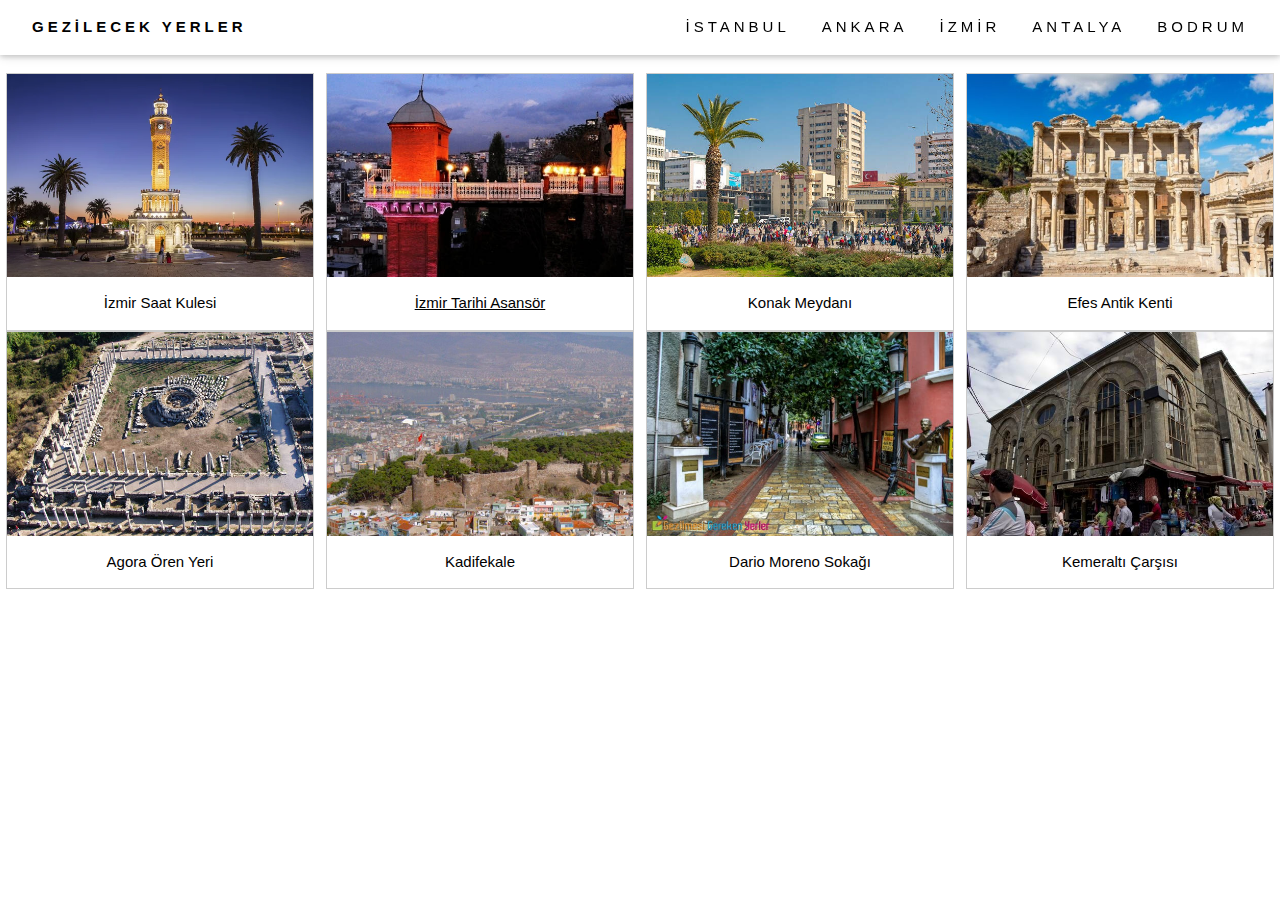
<file: WEB/Ödevler/Ödev-1/İzmir.html>
<!DOCTYPE html>
<html>
  
<head>
<title>HCS</title>
<meta charset="UTF-8">
<meta name="viewport" content="width=device-width, initial-scale=1">
<link rel="stylesheet" href="https://www.w3schools.com/w3css/4/w3.css">
<link rel="stylesheet" href="https://fonts.googleapis.com/css?family=Lato">
<link rel="stylesheet" href="https://cdnjs.cloudflare.com/ajax/libs/font-awesome/4.7.0/css/font-awesome.min.css">

</body>

</head>
<body>
  </body>
  <div class="w3-top">
    <div class="w3-bar w3-white w3-wide w3-padding w3-card">
      <a href="Giriş.html" class="w3-bar-item w3-button"><b>GEZİLECEK YERLER</b></a>
      <div class="w3-right w3-hide-small">
        <a href="İstanbul.html" class="w3-bar-item w3-button">İSTANBUL</a>
        <a href="Ankara.html" class="w3-bar-item w3-button">ANKARA</a>
        <a href="İzmir.html" class="w3-bar-item w3-button">İZMİR</a>
        <a href="Antalya.html" class="w3-bar-item w3-button">ANTALYA</a>
        <a href="Bodrum.html" class="w3-bar-item w3-button">BODRUM</a>
      </div>
    </div>
  </div>
      <div class="w3-dropdown-hover w3-hide-small">
        
        </div>
      </div>
    </div>
  </div>
  <div style="margin-top:50px;">
    <p></p>
  
  </div>
<div class="responsive">
  <div class="gallery">
    <a target="_blank" href="https://www.google.com/maps/dir/40.8934172,29.2437006/%C4%B0zmir+Saat+Kulesi,+Kemeralt%C4%B1+%C3%87ar%C5%9F%C4%B1s%C4%B1,+35360+Konak%2F%C4%B0zmir/@39.6449583,27.2013611,8z/data=!3m1!4b1!4m9!4m8!1m1!4e1!1m5!1m1!1s0x14bbd8e22ff7592d:0xc3bdd7b1feef0b7a!2m2!1d27.1287!2d38.4189">
      <img src="Ödev 1 Foto/İZMİR/İzmir Saat Kulesi.jpg" alt="Cinque Terre" width="274" height="205">
    </a>
    <div class="desc">İzmir Saat Kulesi</div>
  </div>
  
</div>
<div class="responsive">
  <div class="gallery">
    <a target="_blank" href="https://www.google.com/maps/dir/40.8934172,29.2437006/%C4%B0zmir+Tarihi+Asans%C3%B6r+Binas%C4%B1,+Turgut+Reis,+%C5%9Eht.+Nihatbey+Cd.+76%2FA,+35000+Konak%2F%C4%B0zmir/@39.6337099,26.0749424,7z/data=!3m1!4b1!4m9!4m8!1m1!4e1!1m5!1m1!1s0x14bbd925a76e26f7:0xb540dfdc0bb32e47!2m2!1d27.1176455!2d38.4086587">
      <img src="Ödev 1 Foto/İZMİR/İzmir Tarihi Asansör.jpg" alt="Forest" width="274" height="205">
    <div class="desc"> İzmir Tarihi Asansör</div>
  </div>

</div>
<div class="responsive">
  <div class="gallery">
    <a target="_blank" href="https://www.google.com/maps/dir/40.8934172,29.2437006/Konak+Meydan%C4%B1,+Kemeralt%C4%B1+%C3%87ar%C5%9F%C4%B1s%C4%B1,+35360+Konak%2F%C4%B0zmir/@39.6337099,26.0749424,7z/data=!4m9!4m8!1m1!4e1!1m5!1m1!1s0x14bbd8e22ff45c8b:0xcba403be963bac19!2m2!1d27.1288651!2d38.4190502">
      <img src="Ödev 1 Foto/İZMİR/Konak Meydanı.jpg" alt="Northern Lights" width="274" height="205">
    </a>
    <div class="desc">Konak Meydanı</div>
  </div>

</div>
<div class="responsive">
  <div class="gallery">
    <a target="_blank" href="https://www.google.com/maps/dir/40.8934172,29.2437006/Efes+Antik+Kenti,+Acarlar,+Efes+Harabeleri,+35920+Sel%C3%A7uk%2F%C4%B0zmir/@39.4139259,27.2467186,8z/data=!3m1!4b1!4m9!4m8!1m1!4e1!1m5!1m1!1s0x14bead48f0b30447:0xd0fbf18a0924b6f8!2m2!1d27.3414579!2d37.9409263">
      <img src="Ödev 1 Foto/İZMİR/Efes Antik Kenti.jpg" alt="Mountains" width="274" height="205">
    </a>
    <div class="desc">Efes Antik Kenti</div>
  </div>

</div>
<div class="responsive">
    <div class="gallery">
      <a target="_blank" href="https://www.google.com/maps/dir/40.8934172,29.2437006/Agora+%C3%96ren+Yeri,+Namazgah,+Tarik+Sari+Soka%C4%9F%C4%B1+No:29,+35240+Konak%2F%C4%B0zmir/@39.65248,27.2065238,8z/data=!3m1!4b1!4m9!4m8!1m1!4e1!1m5!1m1!1s0x14bbd8ef82ca81cf:0x85536a0cfd93336d!2m2!1d27.1385228!2d38.4198081">
        <img src="Ödev 1 Foto/İZMİR/Agora Ören Yeri.jpg" alt="Mountains" width="274" height="205">
      </a>
      <div class="desc">Agora Ören Yeri</div>
    </div>

  </div>
  <div class="responsive">
    <div class="gallery">
      <a target="_blank" href="https://www.google.com/maps/dir/40.8934172,29.2437006/Kadifekale,+35270+Konak%2F%C4%B0zmir/@39.6507168,27.2107332,8z/data=!3m1!4b1!4m9!4m8!1m1!4e1!1m5!1m1!1s0x14bbd8ec67c0f48b:0x40371fd23e20e43a!2m2!1d27.1463285!2d38.4145398">
        <img src="Ödev 1 Foto/İZMİR/Kadifekale.jpg" alt="Mountains" width="274" height="205">
      </a>
      <div class="desc">Kadifekale</div>
    </div>
  </div>

  <div class="responsive">
    <div class="gallery">
      <a target="_blank" href="https://www.google.com/maps/dir/40.8934172,29.2437006/Dario+Moreno+Sk.,+Turgut+Reis,+35360+Konak%2F%C4%B0zmir/@39.6341262,26.0749425,7z/data=!3m1!4b1!4m9!4m8!1m1!4e1!1m5!1m1!1s0x14bbd924fedae63d:0xdf69e5b3403fab81!2m2!1d27.1173736!2d38.4094914">
        <img src="Ödev 1 Foto/İZMİR/Dario Moreno Sokağı.jpg" alt="Mountains" width="274" height="205">
      </a>
      <div class="desc">Dario Moreno Sokağı</div>
    </div>
  </div>

  <div class="responsive">
    <div class="gallery">
      <a target="_blank" href="https://www.google.com/maps/dir/40.8934172,29.2437006/Kemeralt%C4%B1+%C3%87ar%C5%9F%C4%B1s%C4%B1,+35360+Konak%2F%C4%B0zmir/@39.6341262,26.0749425,7z/data=!4m9!4m8!1m1!4e1!1m5!1m1!1s0x14bbd8e213919edf:0x4cb7d4f70a3b9385!2m2!1d27.1284112!2d38.4204125">
        <img src="Ödev 1 Foto/İZMİR/Kemeraltı Çarşısı.jpg" alt="Mountains" width="274" height="205">
      </a>
      <div class="desc">Kemeraltı Çarşısı</div>
    </div>
  </div>
<div class="clearfix"></div>

<style>
  div.gallery {
    border: 1px solid #ccc;
  }
  div.gallery:hover {
    border: 1px solid #777;
  }
  div.gallery img {
    width: 100%;
    height: auto;
  }
  div.desc {
    padding: 15px;
    text-align: center;
  }
  * {
    box-sizing: border-box;
  }
  .responsive {
    padding: 0 6px;
    float: left;
    width: 24.99999%;
  }
  @media only screen and (max-width: 700px) {
    .responsive {
      width: 49.99999%;
      margin: 6px 0;
    }
  }
  @media only screen and (max-width: 500px) {
    .responsive {
      width: 100%;
    }
  }
  .clearfix:after {
    content: "";
    display: table;
    clear: both;
  }
  </style>


</body>

</html>
</file>
<file: WEB/assets/css/style-starter.css>
@charset "UTF-8";

:root {
  --blue: #007bff;
  --indigo: #6610f2;
  --purple: #6f42c1;
  --pink: #e83e8c;
  --red: #dc3545;
  --orange: #fd7e14;
  --yellow: #ffc107;
  --green: #28a745;
  --teal: #20c997;
  --cyan: #17a2b8;
  --white: #fff;
  --gray: #6c757d;
  --gray-dark: #343a40;
  --primary: #ff4c4c;
  --secondary: #e71d36;
  --success: #28a745;
  --info: #17a2b8;
  --warning: #ffc107;
  --danger: #dc3545;
  --light: #f8f9fa;
  --dark: #343a40;
  --breakpoint-xs: 0;
  --breakpoint-sm: 576px;
  --breakpoint-md: 768px;
  --breakpoint-lg: 992px;
  --breakpoint-xl: 1200px;
  --font-family-sans-serif: -apple-system, BlinkMacSystemFont, "Segoe UI", Roboto, "Helvetica Neue", Arial, "Noto Sans", sans-serif, "Apple Color Emoji", "Segoe UI Emoji", "Segoe UI Symbol", "Noto Color Emoji";
  --font-family-monospace: SFMono-Regular, Menlo, Monaco, Consolas, "Liberation Mono", "Courier New", monospace;
}

*,
*::before,
*::after {
  box-sizing: border-box;
}

html {
  font-family: sans-serif;
  line-height: 1.15;
  -webkit-text-size-adjust: 100%;
  -webkit-tap-highlight-color: rgba(0, 0, 0, 0);
}

article,
aside,
figcaption,
figure,
footer,
header,
hgroup,
main,
nav,
section {
  display: block;
}

body {
  margin: 0;
  font-family: -apple-system, BlinkMacSystemFont, "Segoe UI", Roboto, "Helvetica Neue", Arial, "Noto Sans", sans-serif, "Apple Color Emoji", "Segoe UI Emoji", "Segoe UI Symbol", "Noto Color Emoji";
  font-size: 1rem;
  font-weight: 400;
  line-height: 1.5;
  color: #212529;
  text-align: left;
  background-color: #fff;
}

[tabindex="-1"]:focus:not(:focus-visible) {
  outline: 0 !important;
}

hr {
  box-sizing: content-box;
  height: 0;
  overflow: visible;
}

h1,
h2,
h3,
h4,
h5,
h6 {
  margin-top: 0;
  margin-bottom: 0.5rem;
}

p {
  margin-top: 0;
  margin-bottom: 1rem;
}

abbr[title],
abbr[data-original-title] {
  text-decoration: underline;
  -webkit-text-decoration: underline dotted;
  text-decoration: underline dotted;
  cursor: help;
  border-bottom: 0;
  -webkit-text-decoration-skip-ink: none;
  text-decoration-skip-ink: none;
}

address {
  margin-bottom: 1rem;
  font-style: normal;
  line-height: inherit;
}

ol,
ul,
dl {
  margin-top: 0;
  margin-bottom: 1rem;
}

ol ol,
ul ul,
ol ul,
ul ol {
  margin-bottom: 0;
}

dt {
  font-weight: 600;
}

dd {
  margin-bottom: .5rem;
  margin-left: 0;
}

blockquote {
  margin: 0 0 1rem;
}

b,
strong {
  font-weight: bolder;
}

small {
  font-size: 80%;
}

sub,
sup {
  position: relative;
  font-size: 75%;
  line-height: 0;
  vertical-align: baseline;
}

sub {
  bottom: -.25em;
}

sup {
  top: -.5em;
}

a {
  color: var(--font-color);
  text-decoration: none;
  transition: 0.3s ease-out;
}

a:hover {
  color: var(--primary-color);
  text-decoration: underline;
  transition: 0.3s ease-out;
}

a,
a:hover,
button,
button:hover {
  text-decoration: none;
  transition: 0.3s ease-out;
}

a:not([href]) {
  color: inherit;
  text-decoration: none;
}

a:not([href]):hover {
  color: inherit;
  text-decoration: none;
}

pre,
code,
kbd,
samp {
  font-family: SFMono-Regular, Menlo, Monaco, Consolas, "Liberation Mono", "Courier New", monospace;
  font-size: 1em;
}

pre {
  margin-top: 0;
  margin-bottom: 1rem;
  overflow: auto;
}

figure {
  margin: 0 0 1rem;
}

img {
  vertical-align: middle;
  border-style: none;
}

svg {
  overflow: hidden;
  vertical-align: middle;
}

table {
  border-collapse: collapse;
}

caption {
  padding-top: 0.75rem;
  padding-bottom: 0.75rem;
  color: #6c757d;
  text-align: left;
  caption-side: bottom;
}

th {
  text-align: inherit;
}

label {
  display: inline-block;
  margin-bottom: 0.5rem;
}

button {
  border-radius: 0;
}

button:focus {
  outline: 1px dotted;
  outline: 5px auto -webkit-focus-ring-color;
}

input,
button,
select,
optgroup,
textarea {
  margin: 0;
  font-family: inherit;
  font-size: inherit;
  line-height: inherit;
}

button,
input {
  overflow: visible;
}

button,
select {
  text-transform: none;
}

select {
  word-wrap: normal;
}

button,
[type="button"],
[type="reset"],
[type="submit"]{
  appearance: none;
-webkit-appearance: button;
-webkit-appearance: button;
}

button:not(:disabled),
[type="button"]:not(:disabled),
[type="reset"]:not(:disabled),
[type="submit"]:not(:disabled) {
  cursor: pointer;
}

button::-moz-focus-inner,
[type="button"]::-moz-focus-inner,
[type="reset"]::-moz-focus-inner,
[type="submit"]::-moz-focus-inner {
  padding: 0;
  border-style: none;
}

input[type="radio"],
input[type="checkbox"] {
  box-sizing: border-box;
  padding: 0;
}

input[type="date"],
input[type="time"],
input[type="datetime-local"],
input[type="month"] {
  -webkit-appearance: listbox;
  appearance: none;
}

textarea {
  overflow: auto;
  resize: vertical;
}

fieldset {
  min-width: 0;
  padding: 0;
  margin: 0;
  border: 0;
}

legend {
  display: block;
  width: 100%;
  max-width: 100%;
  padding: 0;
  margin-bottom: .5rem;
  font-size: 1.5rem;
  line-height: inherit;
  color: inherit;
  white-space: normal;
}

@media (max-width: 1200px) {
  legend {
    font-size: calc(1.275rem + 0.3vw);
  }
}

progress {
  vertical-align: baseline;
}

[type="number"]::-webkit-inner-spin-button,
[type="number"]::-webkit-outer-spin-button {
  height: auto;
}

[type="search"] {
  outline-offset: -2px;
  -webkit-appearance: none;
  appearance: none;
}

[type="search"]::-webkit-search-decoration {
  -webkit-appearance: none;
}

::-webkit-file-upload-button {
  font: inherit;
  -webkit-appearance: button;
}

output {
  display: inline-block;
}

summary {
  display: list-item;
  cursor: pointer;
}

template {
  display: none;
}

[hidden] {
  display: none !important;
}

h1,
h2,
h3,
h4,
h5,
h6,
.h1,
.h2,
.h3,
.h4,
.h5,
.h6 {
  margin-bottom: 0.5rem;
  font-weight: 400;
  line-height: 28px;
}

h1,
.h1 {
  font-size: 2.5rem;
}

@media (max-width: 1200px) {

  h1,
  .h1 {
    font-size: calc(1.375rem + 1.5vw);
  }
}

h2,
.h2 {
  font-size: 2rem;
}

@media (max-width: 1200px) {

  h2,
  .h2 {
    font-size: calc(1.325rem + 0.9vw);
  }
}

h3,
.h3 {
  font-size: 1.75rem;
}

@media (max-width: 1200px) {

  h3,
  .h3 {
    font-size: calc(1.3rem + 0.6vw);
  }
}

h4,
.h4 {
  font-size: 1.5rem;
}

@media (max-width: 1200px) {

  h4,
  .h4 {
    font-size: calc(1.275rem + 0.3vw);
  }
}

h5,
.h5 {
  font-size: 1.25rem;
}

h6,
.h6 {
  font-size: 1rem;
}

.lead {
  font-size: 1.25rem;
  font-weight: 300;
}

.display-1 {
  font-size: 6rem;
  font-weight: 300;
  line-height: 1.2;
}

@media (max-width: 1200px) {
  .display-1 {
    font-size: calc(1.725rem + 5.7vw);
  }
}

.display-2 {
  font-size: 5.5rem;
  font-weight: 300;
  line-height: 1.2;
}

@media (max-width: 1200px) {
  .display-2 {
    font-size: calc(1.675rem + 5.1vw);
  }
}

.display-3 {
  font-size: 4.5rem;
  font-weight: 300;
  line-height: 1.2;
}

@media (max-width: 1200px) {
  .display-3 {
    font-size: calc(1.575rem + 3.9vw);
  }
}

.display-4 {
  font-size: 3.5rem;
  font-weight: 300;
  line-height: 1.2;
}

@media (max-width: 1200px) {
  .display-4 {
    font-size: calc(1.475rem + 2.7vw);
  }
}

hr {
  margin-top: 1rem;
  margin-bottom: 1rem;
  border: 0;
  border-top: 1px solid rgba(0, 0, 0, 0.1);
}

small,
.small {
  font-size: 80%;
  font-weight: 400;
}

mark,
.mark {
  padding: 0.2em;
  background-color: #fcf8e3;
}

.list-unstyled {
  padding-left: 0;
  list-style: none;
}

.list-inline {
  padding-left: 0;
  list-style: none;
}

.list-inline-item {
  display: inline-block;
}

.list-inline-item:not(:last-child) {
  margin-right: 0.5rem;
}

.initialism {
  font-size: 90%;
  text-transform: uppercase;
}

.blockquote {
  margin-bottom: 1rem;
  font-size: 1.25rem;
}

.blockquote-footer {
  display: block;
  font-size: 80%;
  color: #6c757d;
}

.blockquote-footer::before {
  content: "\2014\00A0";
}

.img-fluid {
  max-width: 100%;
  height: auto;
}

.img-thumbnail {
  padding: 0.25rem;
  background-color: #fff;
  border: 1px solid #dee2e6;
  border-radius: 0.25rem;
  max-width: 100%;
  height: auto;
}

.figure {
  display: inline-block;
}

.figure-img {
  margin-bottom: 0.5rem;
  line-height: 1;
}

.figure-caption {
  font-size: 90%;
  color: #6c757d;
}

code {
  font-size: 87.5%;
  color: #e83e8c;
  word-wrap: break-word;
}

a>code {
  color: inherit;
}

kbd {
  padding: 0.2rem 0.4rem;
  font-size: 87.5%;
  color: #fff;
  background-color: #212529;
  border-radius: 0.2rem;
}

kbd kbd {
  padding: 0;
  font-size: 100%;
  font-weight: 600;
}

pre {
  display: block;
  font-size: 87.5%;
  color: #212529;
}

pre code {
  font-size: inherit;
  color: inherit;
  word-break: normal;
}

.pre-scrollable {
  max-height: 340px;
  overflow-y: scroll;
}

.container {
  width: 100%;
  padding-right: 15px;
  padding-left: 15px;
  margin-right: auto;
  margin-left: auto;
}

@media (min-width: 576px) {
  .container {
    max-width: 540px;
  }
}

@media (min-width: 768px) {
  .container {
    max-width: 720px;
  }
}

@media (min-width: 992px) {
  .container {
    max-width: 960px;
  }
}

@media (min-width: 1200px) {
  .container {
    max-width: 1140px;
  }
}

.container-fluid,
.container-sm,
.container-md,
.container-lg,
.container-xl {
  width: 100%;
  padding-right: 15px;
  padding-left: 15px;
  margin-right: auto;
  margin-left: auto;
}

@media (min-width: 576px) {

  .container,
  .container-sm {
    max-width: 540px;
  }
}

@media (min-width: 768px) {

  .container,
  .container-sm,
  .container-md {
    max-width: 720px;
  }
}

@media (min-width: 992px) {

  .container,
  .container-sm,
  .container-md,
  .container-lg {
    max-width: 960px;
  }
}

@media (min-width: 1200px) {

  .container,
  .container-sm,
  .container-md,
  .container-lg,
  .container-xl {
    max-width: 1140px;
  }
}

.row {
  display: flex;
  flex-wrap: wrap;
  margin-right: -15px;
  margin-left: -15px;
}

.no-gutters {
  margin-right: 0;
  margin-left: 0;
}

.no-gutters>.col,
.no-gutters>[class*="col-"] {
  padding-right: 0;
  padding-left: 0;
}

.col-1,
.col-2,
.col-3,
.col-4,
.col-5,
.col-6,
.col-7,
.col-8,
.col-9,
.col-10,
.col-11,
.col-12,
.col,
.col-auto,
.col-sm-1,
.col-sm-2,
.col-sm-3,
.col-sm-4,
.col-sm-5,
.col-sm-6,
.col-sm-7,
.col-sm-8,
.col-sm-9,
.col-sm-10,
.col-sm-11,
.col-sm-12,
.col-sm,
.col-sm-auto,
.col-md-1,
.col-md-2,
.col-md-3,
.col-md-4,
.col-md-5,
.col-md-6,
.col-md-7,
.col-md-8,
.col-md-9,
.col-md-10,
.col-md-11,
.col-md-12,
.col-md,
.col-md-auto,
.col-lg-1,
.col-lg-2,
.col-lg-3,
.col-lg-4,
.col-lg-5,
.col-lg-6,
.col-lg-7,
.col-lg-8,
.col-lg-9,
.col-lg-10,
.col-lg-11,
.col-lg-12,
.col-lg,
.col-lg-auto,
.col-xl-1,
.col-xl-2,
.col-xl-3,
.col-xl-4,
.col-xl-5,
.col-xl-6,
.col-xl-7,
.col-xl-8,
.col-xl-9,
.col-xl-10,
.col-xl-11,
.col-xl-12,
.col-xl,
.col-xl-auto {
  position: relative;
  width: 100%;
  padding-right: 15px;
  padding-left: 15px;
}

.col {
  flex-basis: 0;
  flex-grow: 1;
  max-width: 100%;
}

.row-cols-1>* {
  flex: 0 0 100%;
  max-width: 100%;
}

.row-cols-2>* {
  flex: 0 0 50%;
  max-width: 50%;
}

.row-cols-3>* {
  flex: 0 0 33.33333%;
  max-width: 33.33333%;
}

.row-cols-4>* {
  flex: 0 0 25%;
  max-width: 25%;
}

.row-cols-5>* {
  flex: 0 0 20%;
  max-width: 20%;
}

.row-cols-6>* {
  flex: 0 0 16.66667%;
  max-width: 16.66667%;
}

.col-auto {
  flex: 0 0 auto;
  width: auto;
  max-width: 100%;
}

.col-1 {
  flex: 0 0 8.33333%;
  max-width: 8.33333%;
}

.col-2 {
  flex: 0 0 16.66667%;
  max-width: 16.66667%;
}

.col-3 {
  flex: 0 0 25%;
  max-width: 25%;
}

.col-4 {
  flex: 0 0 33.33333%;
  max-width: 33.33333%;
}

.col-5 {
  flex: 0 0 41.66667%;
  max-width: 41.66667%;
}

.col-6 {
  flex: 0 0 50%;
  max-width: 50%;
}

.col-7 {
  flex: 0 0 58.33333%;
  max-width: 58.33333%;
}

.col-8 {
  flex: 0 0 66.66667%;
  max-width: 66.66667%;
}

.col-9 {
  flex: 0 0 75%;
  max-width: 75%;
}

.col-10 {
  flex: 0 0 83.33333%;
  max-width: 83.33333%;
}

.col-11 {
  flex: 0 0 91.66667%;
  max-width: 91.66667%;
}

.col-12 {
  flex: 0 0 100%;
  max-width: 100%;
}

.order-first {
  order: -1;
}

.order-last {
  order: 13;
}

.order-0 {
  order: 0;
}

.order-1 {
  order: 1;
}

.order-2 {
  order: 2;
}

.order-3 {
  order: 3;
}

.order-4 {
  order: 4;
}

.order-5 {
  order: 5;
}

.order-6 {
  order: 6;
}

.order-7 {
  order: 7;
}

.order-8 {
  order: 8;
}

.order-9 {
  order: 9;
}

.order-10 {
  order: 10;
}

.order-11 {
  order: 11;
}

.order-12 {
  order: 12;
}

.offset-1 {
  margin-left: 8.33333%;
}

.offset-2 {
  margin-left: 16.66667%;
}

.offset-3 {
  margin-left: 25%;
}

.offset-4 {
  margin-left: 33.33333%;
}

.offset-5 {
  margin-left: 41.66667%;
}

.offset-6 {
  margin-left: 50%;
}

.offset-7 {
  margin-left: 58.33333%;
}

.offset-8 {
  margin-left: 66.66667%;
}

.offset-9 {
  margin-left: 75%;
}

.offset-10 {
  margin-left: 83.33333%;
}

.offset-11 {
  margin-left: 91.66667%;
}

@media (min-width: 576px) {
  .col-sm {
    flex-basis: 0;
    flex-grow: 1;
    max-width: 100%;
  }

  .row-cols-sm-1>* {
    flex: 0 0 100%;
    max-width: 100%;
  }

  .row-cols-sm-2>* {
    flex: 0 0 50%;
    max-width: 50%;
  }

  .row-cols-sm-3>* {
    flex: 0 0 33.33333%;
    max-width: 33.33333%;
  }

  .row-cols-sm-4>* {
    flex: 0 0 25%;
    max-width: 25%;
  }

  .row-cols-sm-5>* {
    flex: 0 0 20%;
    max-width: 20%;
  }

  .row-cols-sm-6>* {
    flex: 0 0 16.66667%;
    max-width: 16.66667%;
  }

  .col-sm-auto {
    flex: 0 0 auto;
    width: auto;
    max-width: 100%;
  }

  .col-sm-1 {
    flex: 0 0 8.33333%;
    max-width: 8.33333%;
  }

  .col-sm-2 {
    flex: 0 0 16.66667%;
    max-width: 16.66667%;
  }

  .col-sm-3 {
    flex: 0 0 25%;
    max-width: 25%;
  }

  .col-sm-4 {
    flex: 0 0 33.33333%;
    max-width: 33.33333%;
  }

  .col-sm-5 {
    flex: 0 0 41.66667%;
    max-width: 41.66667%;
  }

  .col-sm-6 {
    flex: 0 0 50%;
    max-width: 50%;
  }

  .col-sm-7 {
    flex: 0 0 58.33333%;
    max-width: 58.33333%;
  }

  .col-sm-8 {
    flex: 0 0 66.66667%;
    max-width: 66.66667%;
  }

  .col-sm-9 {
    flex: 0 0 75%;
    max-width: 75%;
  }

  .col-sm-10 {
    flex: 0 0 83.33333%;
    max-width: 83.33333%;
  }

  .col-sm-11 {
    flex: 0 0 91.66667%;
    max-width: 91.66667%;
  }

  .col-sm-12 {
    flex: 0 0 100%;
    max-width: 100%;
  }

  .order-sm-first {
    order: -1;
  }

  .order-sm-last {
    order: 13;
  }

  .order-sm-0 {
    order: 0;
  }

  .order-sm-1 {
    order: 1;
  }

  .order-sm-2 {
    order: 2;
  }

  .order-sm-3 {
    order: 3;
  }

  .order-sm-4 {
    order: 4;
  }

  .order-sm-5 {
    order: 5;
  }

  .order-sm-6 {
    order: 6;
  }

  .order-sm-7 {
    order: 7;
  }

  .order-sm-8 {
    order: 8;
  }

  .order-sm-9 {
    order: 9;
  }

  .order-sm-10 {
    order: 10;
  }

  .order-sm-11 {
    order: 11;
  }

  .order-sm-12 {
    order: 12;
  }

  .offset-sm-0 {
    margin-left: 0;
  }

  .offset-sm-1 {
    margin-left: 8.33333%;
  }

  .offset-sm-2 {
    margin-left: 16.66667%;
  }

  .offset-sm-3 {
    margin-left: 25%;
  }

  .offset-sm-4 {
    margin-left: 33.33333%;
  }

  .offset-sm-5 {
    margin-left: 41.66667%;
  }

  .offset-sm-6 {
    margin-left: 50%;
  }

  .offset-sm-7 {
    margin-left: 58.33333%;
  }

  .offset-sm-8 {
    margin-left: 66.66667%;
  }

  .offset-sm-9 {
    margin-left: 75%;
  }

  .offset-sm-10 {
    margin-left: 83.33333%;
  }

  .offset-sm-11 {
    margin-left: 91.66667%;
  }
}

@media (min-width: 768px) {
  .col-md {
    flex-basis: 0;
    flex-grow: 1;
    max-width: 100%;
  }

  .row-cols-md-1>* {
    flex: 0 0 100%;
    max-width: 100%;
  }

  .row-cols-md-2>* {
    flex: 0 0 50%;
    max-width: 50%;
  }

  .row-cols-md-3>* {
    flex: 0 0 33.33333%;
    max-width: 33.33333%;
  }

  .row-cols-md-4>* {
    flex: 0 0 25%;
    max-width: 25%;
  }

  .row-cols-md-5>* {
    flex: 0 0 20%;
    max-width: 20%;
  }

  .row-cols-md-6>* {
    flex: 0 0 16.66667%;
    max-width: 16.66667%;
  }

  .col-md-auto {
    flex: 0 0 auto;
    width: auto;
    max-width: 100%;
  }

  .col-md-1 {
    flex: 0 0 8.33333%;
    max-width: 8.33333%;
  }

  .col-md-2 {
    flex: 0 0 16.66667%;
    max-width: 16.66667%;
  }

  .col-md-3 {
    flex: 0 0 25%;
    max-width: 25%;
  }

  .col-md-4 {
    flex: 0 0 33.33333%;
    max-width: 33.33333%;
  }

  .col-md-5 {
    flex: 0 0 41.66667%;
    max-width: 41.66667%;
  }

  .col-md-6 {
    flex: 0 0 50%;
    max-width: 50%;
  }

  .col-md-7 {
    flex: 0 0 58.33333%;
    max-width: 58.33333%;
  }

  .col-md-8 {
    flex: 0 0 66.66667%;
    max-width: 66.66667%;
  }

  .col-md-9 {
    flex: 0 0 75%;
    max-width: 75%;
  }

  .col-md-10 {
    flex: 0 0 83.33333%;
    max-width: 83.33333%;
  }

  .col-md-11 {
    flex: 0 0 91.66667%;
    max-width: 91.66667%;
  }

  .col-md-12 {
    flex: 0 0 100%;
    max-width: 100%;
  }

  .order-md-first {
    order: -1;
  }

  .order-md-last {
    order: 13;
  }

  .order-md-0 {
    order: 0;
  }

  .order-md-1 {
    order: 1;
  }

  .order-md-2 {
    order: 2;
  }

  .order-md-3 {
    order: 3;
  }

  .order-md-4 {
    order: 4;
  }

  .order-md-5 {
    order: 5;
  }

  .order-md-6 {
    order: 6;
  }

  .order-md-7 {
    order: 7;
  }

  .order-md-8 {
    order: 8;
  }

  .order-md-9 {
    order: 9;
  }

  .order-md-10 {
    order: 10;
  }

  .order-md-11 {
    order: 11;
  }

  .order-md-12 {
    order: 12;
  }

  .offset-md-0 {
    margin-left: 0;
  }

  .offset-md-1 {
    margin-left: 8.33333%;
  }

  .offset-md-2 {
    margin-left: 16.66667%;
  }

  .offset-md-3 {
    margin-left: 25%;
  }

  .offset-md-4 {
    margin-left: 33.33333%;
  }

  .offset-md-5 {
    margin-left: 41.66667%;
  }

  .offset-md-6 {
    margin-left: 50%;
  }

  .offset-md-7 {
    margin-left: 58.33333%;
  }

  .offset-md-8 {
    margin-left: 66.66667%;
  }

  .offset-md-9 {
    margin-left: 75%;
  }

  .offset-md-10 {
    margin-left: 83.33333%;
  }

  .offset-md-11 {
    margin-left: 91.66667%;
  }
}

@media (min-width: 992px) {
  .col-lg {
    flex-basis: 0;
    flex-grow: 1;
    max-width: 100%;
  }

  .row-cols-lg-1>* {
    flex: 0 0 100%;
    max-width: 100%;
  }

  .row-cols-lg-2>* {
    flex: 0 0 50%;
    max-width: 50%;
  }

  .row-cols-lg-3>* {
    flex: 0 0 33.33333%;
    max-width: 33.33333%;
  }

  .row-cols-lg-4>* {
    flex: 0 0 25%;
    max-width: 25%;
  }

  .row-cols-lg-5>* {
    flex: 0 0 20%;
    max-width: 20%;
  }

  .row-cols-lg-6>* {
    flex: 0 0 16.66667%;
    max-width: 16.66667%;
  }

  .col-lg-auto {
    flex: 0 0 auto;
    width: auto;
    max-width: 100%;
  }

  .col-lg-1 {
    flex: 0 0 8.33333%;
    max-width: 8.33333%;
  }

  .col-lg-2 {
    flex: 0 0 16.66667%;
    max-width: 16.66667%;
  }

  .col-lg-3 {
    flex: 0 0 25%;
    max-width: 25%;
  }

  .col-lg-4 {
    flex: 0 0 33.33333%;
    max-width: 33.33333%;
  }

  .col-lg-5 {
    flex: 0 0 41.66667%;
    max-width: 41.66667%;
  }

  .col-lg-6 {
    flex: 0 0 50%;
    max-width: 50%;
  }

  .col-lg-7 {
    flex: 0 0 58.33333%;
    max-width: 58.33333%;
  }

  .col-lg-8 {
    flex: 0 0 66.66667%;
    max-width: 66.66667%;
  }

  .col-lg-9 {
    flex: 0 0 75%;
    max-width: 75%;
  }

  .col-lg-10 {
    flex: 0 0 83.33333%;
    max-width: 83.33333%;
  }

  .col-lg-11 {
    flex: 0 0 91.66667%;
    max-width: 91.66667%;
  }

  .col-lg-12 {
    flex: 0 0 100%;
    max-width: 100%;
  }

  .order-lg-first {
    order: -1;
  }

  .order-lg-last {
    order: 13;
  }

  .order-lg-0 {
    order: 0;
  }

  .order-lg-1 {
    order: 1;
  }

  .order-lg-2 {
    order: 2;
  }

  .order-lg-3 {
    order: 3;
  }

  .order-lg-4 {
    order: 4;
  }

  .order-lg-5 {
    order: 5;
  }

  .order-lg-6 {
    order: 6;
  }

  .order-lg-7 {
    order: 7;
  }

  .order-lg-8 {
    order: 8;
  }

  .order-lg-9 {
    order: 9;
  }

  .order-lg-10 {
    order: 10;
  }

  .order-lg-11 {
    order: 11;
  }

  .order-lg-12 {
    order: 12;
  }

  .offset-lg-0 {
    margin-left: 0;
  }

  .offset-lg-1 {
    margin-left: 8.33333%;
  }

  .offset-lg-2 {
    margin-left: 16.66667%;
  }

  .offset-lg-3 {
    margin-left: 25%;
  }

  .offset-lg-4 {
    margin-left: 33.33333%;
  }

  .offset-lg-5 {
    margin-left: 41.66667%;
  }

  .offset-lg-6 {
    margin-left: 50%;
  }

  .offset-lg-7 {
    margin-left: 58.33333%;
  }

  .offset-lg-8 {
    margin-left: 66.66667%;
  }

  .offset-lg-9 {
    margin-left: 75%;
  }

  .offset-lg-10 {
    margin-left: 83.33333%;
  }

  .offset-lg-11 {
    margin-left: 91.66667%;
  }
}

@media (min-width: 1200px) {
  .col-xl {
    flex-basis: 0;
    flex-grow: 1;
    max-width: 100%;
  }

  .row-cols-xl-1>* {
    flex: 0 0 100%;
    max-width: 100%;
  }

  .row-cols-xl-2>* {
    flex: 0 0 50%;
    max-width: 50%;
  }

  .row-cols-xl-3>* {
    flex: 0 0 33.33333%;
    max-width: 33.33333%;
  }

  .row-cols-xl-4>* {
    flex: 0 0 25%;
    max-width: 25%;
  }

  .row-cols-xl-5>* {
    flex: 0 0 20%;
    max-width: 20%;
  }

  .row-cols-xl-6>* {
    flex: 0 0 16.66667%;
    max-width: 16.66667%;
  }

  .col-xl-auto {
    flex: 0 0 auto;
    width: auto;
    max-width: 100%;
  }

  .col-xl-1 {
    flex: 0 0 8.33333%;
    max-width: 8.33333%;
  }

  .col-xl-2 {
    flex: 0 0 16.66667%;
    max-width: 16.66667%;
  }

  .col-xl-3 {
    flex: 0 0 25%;
    max-width: 25%;
  }

  .col-xl-4 {
    flex: 0 0 33.33333%;
    max-width: 33.33333%;
  }

  .col-xl-5 {
    flex: 0 0 41.66667%;
    max-width: 41.66667%;
  }

  .col-xl-6 {
    flex: 0 0 50%;
    max-width: 50%;
  }

  .col-xl-7 {
    flex: 0 0 58.33333%;
    max-width: 58.33333%;
  }

  .col-xl-8 {
    flex: 0 0 66.66667%;
    max-width: 66.66667%;
  }

  .col-xl-9 {
    flex: 0 0 75%;
    max-width: 75%;
  }

  .col-xl-10 {
    flex: 0 0 83.33333%;
    max-width: 83.33333%;
  }

  .col-xl-11 {
    flex: 0 0 91.66667%;
    max-width: 91.66667%;
  }

  .col-xl-12 {
    flex: 0 0 100%;
    max-width: 100%;
  }

  .order-xl-first {
    order: -1;
  }

  .order-xl-last {
    order: 13;
  }

  .order-xl-0 {
    order: 0;
  }

  .order-xl-1 {
    order: 1;
  }

  .order-xl-2 {
    order: 2;
  }

  .order-xl-3 {
    order: 3;
  }

  .order-xl-4 {
    order: 4;
  }

  .order-xl-5 {
    order: 5;
  }

  .order-xl-6 {
    order: 6;
  }

  .order-xl-7 {
    order: 7;
  }

  .order-xl-8 {
    order: 8;
  }

  .order-xl-9 {
    order: 9;
  }

  .order-xl-10 {
    order: 10;
  }

  .order-xl-11 {
    order: 11;
  }

  .order-xl-12 {
    order: 12;
  }

  .offset-xl-0 {
    margin-left: 0;
  }

  .offset-xl-1 {
    margin-left: 8.33333%;
  }

  .offset-xl-2 {
    margin-left: 16.66667%;
  }

  .offset-xl-3 {
    margin-left: 25%;
  }

  .offset-xl-4 {
    margin-left: 33.33333%;
  }

  .offset-xl-5 {
    margin-left: 41.66667%;
  }

  .offset-xl-6 {
    margin-left: 50%;
  }

  .offset-xl-7 {
    margin-left: 58.33333%;
  }

  .offset-xl-8 {
    margin-left: 66.66667%;
  }

  .offset-xl-9 {
    margin-left: 75%;
  }

  .offset-xl-10 {
    margin-left: 83.33333%;
  }

  .offset-xl-11 {
    margin-left: 91.66667%;
  }
}

.table {
  width: 100%;
  margin-bottom: 1rem;
  color: #212529;
}

.table th,
.table td {
  padding: 0.75rem;
  vertical-align: top;
  border-top: 1px solid #dee2e6;
}

.table thead th {
  vertical-align: bottom;
  border-bottom: 2px solid #dee2e6;
}

.table tbody+tbody {
  border-top: 2px solid #dee2e6;
}

.table-sm th,
.table-sm td {
  padding: 0.3rem;
}

.table-bordered {
  border: 1px solid #dee2e6;
}

.table-bordered th,
.table-bordered td {
  border: 1px solid #dee2e6;
}

.table-bordered thead th,
.table-bordered thead td {
  border-bottom-width: 2px;
}

.table-borderless th,
.table-borderless td,
.table-borderless thead th,
.table-borderless tbody+tbody {
  border: 0;
}

.table-striped tbody tr:nth-of-type(odd) {
  background-color: rgba(0, 0, 0, 0.05);
}

.table-hover tbody tr:hover {
  color: #212529;
  background-color: rgba(0, 0, 0, 0.075);
}

.table-primary,
.table-primary>th,
.table-primary>td {
  background-color: #c4f0df;
}

.table-primary th,
.table-primary td,
.table-primary thead th,
.table-primary tbody+tbody {
  border-color: #92e3c3;
}

.table-hover .table-primary:hover {
  background-color: #b0ebd4;
}

.table-hover .table-primary:hover>td,
.table-hover .table-primary:hover>th {
  background-color: #b0ebd4;
}

.table-secondary,
.table-secondary>th,
.table-secondary>td {
  background-color: #c8c7d3;
}

.table-secondary th,
.table-secondary td,
.table-secondary thead th,
.table-secondary tbody+tbody {
  border-color: #9996ae;
}

.table-hover .table-secondary:hover {
  background-color: #bab9c8;
}

.table-hover .table-secondary:hover>td,
.table-hover .table-secondary:hover>th {
  background-color: #bab9c8;
}

.table-success,
.table-success>th,
.table-success>td {
  background-color: #c3e6cb;
}

.table-success th,
.table-success td,
.table-success thead th,
.table-success tbody+tbody {
  border-color: #8fd19e;
}

.table-hover .table-success:hover {
  background-color: #b1dfbb;
}

.table-hover .table-success:hover>td,
.table-hover .table-success:hover>th {
  background-color: #b1dfbb;
}

.table-info,
.table-info>th,
.table-info>td {
  background-color: #bee5eb;
}

.table-info th,
.table-info td,
.table-info thead th,
.table-info tbody+tbody {
  border-color: #86cfda;
}

.table-hover .table-info:hover {
  background-color: #abdde5;
}

.table-hover .table-info:hover>td,
.table-hover .table-info:hover>th {
  background-color: #abdde5;
}

.table-warning,
.table-warning>th,
.table-warning>td {
  background-color: #ffeeba;
}

.table-warning th,
.table-warning td,
.table-warning thead th,
.table-warning tbody+tbody {
  border-color: #ffdf7e;
}

.table-hover .table-warning:hover {
  background-color: #ffe8a1;
}

.table-hover .table-warning:hover>td,
.table-hover .table-warning:hover>th {
  background-color: #ffe8a1;
}

.table-danger,
.table-danger>th,
.table-danger>td {
  background-color: #f5c6cb;
}

.table-danger th,
.table-danger td,
.table-danger thead th,
.table-danger tbody+tbody {
  border-color: #ed969e;
}

.table-hover .table-danger:hover {
  background-color: #f1b0b7;
}

.table-hover .table-danger:hover>td,
.table-hover .table-danger:hover>th {
  background-color: #f1b0b7;
}

.table-light,
.table-light>th,
.table-light>td {
  background-color: #fdfdfe;
}

.table-light th,
.table-light td,
.table-light thead th,
.table-light tbody+tbody {
  border-color: #fbfcfc;
}

.table-hover .table-light:hover {
  background-color: #ececf6;
}

.table-hover .table-light:hover>td,
.table-hover .table-light:hover>th {
  background-color: #ececf6;
}

.table-dark,
.table-dark>th,
.table-dark>td {
  background-color: #c6c8ca;
}

.table-dark th,
.table-dark td,
.table-dark thead th,
.table-dark tbody+tbody {
  border-color: #95999c;
}

.table-hover .table-dark:hover {
  background-color: #b9bbbe;
}

.table-hover .table-dark:hover>td,
.table-hover .table-dark:hover>th {
  background-color: #b9bbbe;
}

.table-active,
.table-active>th,
.table-active>td {
  background-color: rgba(0, 0, 0, 0.075);
}

.table-hover .table-active:hover {
  background-color: rgba(0, 0, 0, 0.075);
}

.table-hover .table-active:hover>td,
.table-hover .table-active:hover>th {
  background-color: rgba(0, 0, 0, 0.075);
}

.table .thead-dark th {
  color: #fff;
  background-color: #343a40;
  border-color: #454d55;
}

.table .thead-light th {
  color: #495057;
  background-color: #e9ecef;
  border-color: #dee2e6;
}

.table-dark {
  color: #fff;
  background-color: #343a40;
}

.table-dark th,
.table-dark td,
.table-dark thead th {
  border-color: #454d55;
}

.table-dark.table-bordered {
  border: 0;
}

.table-dark.table-striped tbody tr:nth-of-type(odd) {
  background-color: rgba(255, 255, 255, 0.05);
}

.table-dark.table-hover tbody tr:hover {
  color: #fff;
  background-color: rgba(255, 255, 255, 0.075);
}

@media (max-width: 575.98px) {
  .table-responsive-sm {
    display: block;
    width: 100%;
    overflow-x: auto;
    -webkit-overflow-scrolling: touch;
  }

  .table-responsive-sm>.table-bordered {
    border: 0;
  }
}

@media (max-width: 767.98px) {
  .table-responsive-md {
    display: block;
    width: 100%;
    overflow-x: auto;
    -webkit-overflow-scrolling: touch;
  }

  .table-responsive-md>.table-bordered {
    border: 0;
  }
}

@media (max-width: 991.98px) {
  .table-responsive-lg {
    display: block;
    width: 100%;
    overflow-x: auto;
    -webkit-overflow-scrolling: touch;
  }

  .table-responsive-lg>.table-bordered {
    border: 0;
  }
}

@media (max-width: 1199.98px) {
  .table-responsive-xl {
    display: block;
    width: 100%;
    overflow-x: auto;
    -webkit-overflow-scrolling: touch;
  }

  .table-responsive-xl>.table-bordered {
    border: 0;
  }
}

.table-responsive {
  display: block;
  width: 100%;
  overflow-x: auto;
  -webkit-overflow-scrolling: touch;
}

.table-responsive>.table-bordered {
  border: 0;
}

.form-control {
  display: block;
  width: 100%;
  height: calc(1.5em + 0.75rem + 2px);
  padding: 0.375rem 0.75rem;
  font-size: 1rem;
  font-weight: 400;
  line-height: 1.5;
  color: #495057;
  background-color: #fff;
  background-clip: padding-box;
  border: 1px solid #ced4da;
  border-radius: 0.25rem;
  transition: border-color 0.15s ease-in-out, box-shadow 0.15s ease-in-out;
}

@media (prefers-reduced-motion: reduce) {
  .form-control {
    transition: none;
  }
}

.form-control::-ms-expand {
  background-color: transparent;
  border: 0;
}

.form-control:-moz-focusring {
  color: transparent;
  text-shadow: 0 0 0 #495057;
}

.form-control:focus {
  color: #495057;
  background-color: #fff;
  border-color: #91e6c4;
  outline: 0;
  box-shadow: 0 0 0 0.2rem rgba(46, 202, 139, 0.25);
}

.form-control::-webkit-input-placeholder {
  color: #6c757d;
  opacity: 1;
}

.form-control::-moz-placeholder {
  color: #6c757d;
  opacity: 1;
}

.form-control:-ms-input-placeholder {
  color: #6c757d;
  opacity: 1;
}

.form-control::-ms-input-placeholder {
  color: #6c757d;
  opacity: 1;
}

.form-control::placeholder {
  color: #6c757d;
  opacity: 1;
}

.form-control:disabled,
.form-control[readonly] {
  background-color: #e9ecef;
  opacity: 1;
}

select.form-control:focus::-ms-value {
  color: #495057;
  background-color: #fff;
}

.form-control-file,
.form-control-range {
  display: block;
  width: 100%;
}

.col-form-label {
  padding-top: calc(0.375rem + 1px);
  padding-bottom: calc(0.375rem + 1px);
  margin-bottom: 0;
  font-size: inherit;
  line-height: 1.5;
}

.col-form-label-lg {
  padding-top: calc(0.5rem + 1px);
  padding-bottom: calc(0.5rem + 1px);
  font-size: 1.25rem;
  line-height: 1.5;
}

.col-form-label-sm {
  padding-top: calc(0.25rem + 1px);
  padding-bottom: calc(0.25rem + 1px);
  font-size: 0.875rem;
  line-height: 1.5;
}

.form-control-plaintext {
  display: block;
  width: 100%;
  padding: 0.375rem 0;
  margin-bottom: 0;
  font-size: 1rem;
  line-height: 1.5;
  color: #212529;
  background-color: transparent;
  border: solid transparent;
  border-width: 1px 0;
}

.form-control-plaintext.form-control-sm,
.form-control-plaintext.form-control-lg {
  padding-right: 0;
  padding-left: 0;
}

.form-control-sm {
  height: calc(1.5em + 0.5rem + 2px);
  padding: 0.25rem 0.5rem;
  font-size: 0.875rem;
  line-height: 1.5;
  border-radius: 0.2rem;
}

.form-control-lg {
  height: calc(1.5em + 1rem + 2px);
  padding: 0.5rem 1rem;
  font-size: 1.25rem;
  line-height: 1.5;
  border-radius: 0.3rem;
}

select.form-control[size],
select.form-control[multiple] {
  height: auto;
}

textarea.form-control {
  height: auto;
}

.form-group {
  margin-bottom: 1rem;
}

.form-text {
  display: block;
  margin-top: 0.25rem;
}

.form-row {
  display: flex;
  flex-wrap: wrap;
  margin-right: -5px;
  margin-left: -5px;
}

.form-row>.col,
.form-row>[class*="col-"] {
  padding-right: 5px;
  padding-left: 5px;
}

.form-check {
  position: relative;
  display: block;
  padding-left: 1.25rem;
}

.form-check-input {
  position: absolute;
  margin-top: 0.3rem;
  margin-left: -1.25rem;
}

.form-check-input[disabled]~.form-check-label,
.form-check-input:disabled~.form-check-label {
  color: #6c757d;
}

.form-check-label {
  margin-bottom: 0;
}

.form-check-inline {
  display: inline-flex;
  align-items: center;
  padding-left: 0;
  margin-right: 0.75rem;
}

.form-check-inline .form-check-input {
  position: static;
  margin-top: 0;
  margin-right: 0.3125rem;
  margin-left: 0;
}

.valid-feedback {
  display: none;
  width: 100%;
  margin-top: 0.25rem;
  font-size: 80%;
  color: #28a745;
}

.valid-tooltip {
  position: absolute;
  top: 100%;
  z-index: 5;
  display: none;
  max-width: 100%;
  padding: 0.25rem 0.5rem;
  margin-top: .1rem;
  font-size: 0.875rem;
  line-height: 1.5;
  color: #fff;
  background-color: rgba(40, 167, 69, 0.9);
  border-radius: 0.25rem;
}

.was-validated :valid~.valid-feedback,
.was-validated :valid~.valid-tooltip,
.is-valid~.valid-feedback,
.is-valid~.valid-tooltip {
  display: block;
}

.was-validated .form-control:valid,
.form-control.is-valid {
  border-color: #28a745;
  padding-right: calc(1.5em + 0.75rem);
  background-image: url("data:image/svg+xml,%3csvg xmlns='http://www.w3.org/2000/svg' width='8' height='8' viewBox='0 0 8 8'%3e%3cpath fill='%2328a745' d='M2.3 6.73L.6 4.53c-.4-1.04.46-1.4 1.1-.8l1.1 1.4 3.4-3.8c.6-.63 1.6-.27 1.2.7l-4 4.6c-.43.5-.8.4-1.1.1z'/%3e%3c/svg%3e");
  background-repeat: no-repeat;
  background-position: right calc(0.375em + 0.1875rem) center;
  background-size: calc(0.75em + 0.375rem) calc(0.75em + 0.375rem);
}

.was-validated .form-control:valid:focus,
.form-control.is-valid:focus {
  border-color: #28a745;
  box-shadow: 0 0 0 0.2rem rgba(40, 167, 69, 0.25);
}

.was-validated textarea.form-control:valid,
textarea.form-control.is-valid {
  padding-right: calc(1.5em + 0.75rem);
  background-position: top calc(0.375em + 0.1875rem) right calc(0.375em + 0.1875rem);
}

.was-validated .custom-select:valid,
.custom-select.is-valid {
  border-color: #28a745;
  padding-right: calc(0.75em + 2.3125rem);
  background: url("data:image/svg+xml,%3csvg xmlns='http://www.w3.org/2000/svg' width='4' height='5' viewBox='0 0 4 5'%3e%3cpath fill='%23343a40' d='M2 0L0 2h4zm0 5L0 3h4z'/%3e%3c/svg%3e") no-repeat right 0.75rem center/8px 10px, url("data:image/svg+xml,%3csvg xmlns='http://www.w3.org/2000/svg' width='8' height='8' viewBox='0 0 8 8'%3e%3cpath fill='%2328a745' d='M2.3 6.73L.6 4.53c-.4-1.04.46-1.4 1.1-.8l1.1 1.4 3.4-3.8c.6-.63 1.6-.27 1.2.7l-4 4.6c-.43.5-.8.4-1.1.1z'/%3e%3c/svg%3e") #fff no-repeat center right 1.75rem/calc(0.75em + 0.375rem) calc(0.75em + 0.375rem);
}

.was-validated .custom-select:valid:focus,
.custom-select.is-valid:focus {
  border-color: #28a745;
  box-shadow: 0 0 0 0.2rem rgba(40, 167, 69, 0.25);
}

.was-validated .form-check-input:valid~.form-check-label,
.form-check-input.is-valid~.form-check-label {
  color: #28a745;
}

.was-validated .form-check-input:valid~.valid-feedback,
.was-validated .form-check-input:valid~.valid-tooltip,
.form-check-input.is-valid~.valid-feedback,
.form-check-input.is-valid~.valid-tooltip {
  display: block;
}

.was-validated .custom-control-input:valid~.custom-control-label,
.custom-control-input.is-valid~.custom-control-label {
  color: #28a745;
}

.was-validated .custom-control-input:valid~.custom-control-label::before,
.custom-control-input.is-valid~.custom-control-label::before {
  border-color: #28a745;
}

.was-validated .custom-control-input:valid:checked~.custom-control-label::before,
.custom-control-input.is-valid:checked~.custom-control-label::before {
  border-color: #34ce57;
  background-color: #34ce57;
}

.was-validated .custom-control-input:valid:focus~.custom-control-label::before,
.custom-control-input.is-valid:focus~.custom-control-label::before {
  box-shadow: 0 0 0 0.2rem rgba(40, 167, 69, 0.25);
}

.was-validated .custom-control-input:valid:focus:not(:checked)~.custom-control-label::before,
.custom-control-input.is-valid:focus:not(:checked)~.custom-control-label::before {
  border-color: #28a745;
}

.was-validated .custom-file-input:valid~.custom-file-label,
.custom-file-input.is-valid~.custom-file-label {
  border-color: #28a745;
}

.was-validated .custom-file-input:valid:focus~.custom-file-label,
.custom-file-input.is-valid:focus~.custom-file-label {
  border-color: #28a745;
  box-shadow: 0 0 0 0.2rem rgba(40, 167, 69, 0.25);
}

.invalid-feedback {
  display: none;
  width: 100%;
  margin-top: 0.25rem;
  font-size: 80%;
  color: #dc3545;
}

.invalid-tooltip {
  position: absolute;
  top: 100%;
  z-index: 5;
  display: none;
  max-width: 100%;
  padding: 0.25rem 0.5rem;
  margin-top: .1rem;
  font-size: 0.875rem;
  line-height: 1.5;
  color: #fff;
  background-color: rgba(220, 53, 69, 0.9);
  border-radius: 0.25rem;
}

.was-validated :invalid~.invalid-feedback,
.was-validated :invalid~.invalid-tooltip,
.is-invalid~.invalid-feedback,
.is-invalid~.invalid-tooltip {
  display: block;
}

.was-validated .form-control:invalid,
.form-control.is-invalid {
  border-color: #dc3545;
  padding-right: calc(1.5em + 0.75rem);
  background-image: url("data:image/svg+xml,%3csvg xmlns='http://www.w3.org/2000/svg' width='12' height='12' fill='none' stroke='%23dc3545' viewBox='0 0 12 12'%3e%3ccircle cx='6' cy='6' r='4.5'/%3e%3cpath stroke-linejoin='round' d='M5.8 3.6h.4L6 6.5z'/%3e%3ccircle cx='6' cy='8.2' r='.6' fill='%23dc3545' stroke='none'/%3e%3c/svg%3e");
  background-repeat: no-repeat;
  background-position: right calc(0.375em + 0.1875rem) center;
  background-size: calc(0.75em + 0.375rem) calc(0.75em + 0.375rem);
}

.was-validated .form-control:invalid:focus,
.form-control.is-invalid:focus {
  border-color: #dc3545;
  box-shadow: 0 0 0 0.2rem rgba(220, 53, 69, 0.25);
}

.was-validated textarea.form-control:invalid,
textarea.form-control.is-invalid {
  padding-right: calc(1.5em + 0.75rem);
  background-position: top calc(0.375em + 0.1875rem) right calc(0.375em + 0.1875rem);
}

.was-validated .custom-select:invalid,
.custom-select.is-invalid {
  border-color: #dc3545;
  padding-right: calc(0.75em + 2.3125rem);
  background: url("data:image/svg+xml,%3csvg xmlns='http://www.w3.org/2000/svg' width='4' height='5' viewBox='0 0 4 5'%3e%3cpath fill='%23343a40' d='M2 0L0 2h4zm0 5L0 3h4z'/%3e%3c/svg%3e") no-repeat right 0.75rem center/8px 10px, url("data:image/svg+xml,%3csvg xmlns='http://www.w3.org/2000/svg' width='12' height='12' fill='none' stroke='%23dc3545' viewBox='0 0 12 12'%3e%3ccircle cx='6' cy='6' r='4.5'/%3e%3cpath stroke-linejoin='round' d='M5.8 3.6h.4L6 6.5z'/%3e%3ccircle cx='6' cy='8.2' r='.6' fill='%23dc3545' stroke='none'/%3e%3c/svg%3e") #fff no-repeat center right 1.75rem/calc(0.75em + 0.375rem) calc(0.75em + 0.375rem);
}

.was-validated .custom-select:invalid:focus,
.custom-select.is-invalid:focus {
  border-color: #dc3545;
  box-shadow: 0 0 0 0.2rem rgba(220, 53, 69, 0.25);
}

.was-validated .form-check-input:invalid~.form-check-label,
.form-check-input.is-invalid~.form-check-label {
  color: #dc3545;
}

.was-validated .form-check-input:invalid~.invalid-feedback,
.was-validated .form-check-input:invalid~.invalid-tooltip,
.form-check-input.is-invalid~.invalid-feedback,
.form-check-input.is-invalid~.invalid-tooltip {
  display: block;
}

.was-validated .custom-control-input:invalid~.custom-control-label,
.custom-control-input.is-invalid~.custom-control-label {
  color: #dc3545;
}

.was-validated .custom-control-input:invalid~.custom-control-label::before,
.custom-control-input.is-invalid~.custom-control-label::before {
  border-color: #dc3545;
}

.was-validated .custom-control-input:invalid:checked~.custom-control-label::before,
.custom-control-input.is-invalid:checked~.custom-control-label::before {
  border-color: #e4606d;
  background-color: #e4606d;
}

.was-validated .custom-control-input:invalid:focus~.custom-control-label::before,
.custom-control-input.is-invalid:focus~.custom-control-label::before {
  box-shadow: 0 0 0 0.2rem rgba(220, 53, 69, 0.25);
}

.was-validated .custom-control-input:invalid:focus:not(:checked)~.custom-control-label::before,
.custom-control-input.is-invalid:focus:not(:checked)~.custom-control-label::before {
  border-color: #dc3545;
}

.was-validated .custom-file-input:invalid~.custom-file-label,
.custom-file-input.is-invalid~.custom-file-label {
  border-color: #dc3545;
}

.was-validated .custom-file-input:invalid:focus~.custom-file-label,
.custom-file-input.is-invalid:focus~.custom-file-label {
  border-color: #dc3545;
  box-shadow: 0 0 0 0.2rem rgba(220, 53, 69, 0.25);
}

.form-inline {
  display: flex;
  flex-flow: row wrap;
  align-items: center;
}

.form-inline .form-check {
  width: 100%;
}

@media (min-width: 576px) {
  .form-inline label {
    display: flex;
    align-items: center;
    justify-content: center;
    margin-bottom: 0;
  }

  .form-inline .form-group {
    display: flex;
    flex: 0 0 auto;
    flex-flow: row wrap;
    align-items: center;
    margin-bottom: 0;
  }

  .form-inline .form-control {
    display: inline-block;
    width: auto;
    vertical-align: middle;
  }

  .form-inline .form-control-plaintext {
    display: inline-block;
  }

  .form-inline .input-group,
  .form-inline .custom-select {
    width: auto;
  }

  .form-inline .form-check {
    display: flex;
    align-items: center;
    justify-content: center;
    width: auto;
    padding-left: 0;
  }

  .form-inline .form-check-input {
    position: relative;
    flex-shrink: 0;
    margin-top: 0;
    margin-right: 0.25rem;
    margin-left: 0;
  }

  .form-inline .custom-control {
    align-items: center;
    justify-content: center;
  }

  .form-inline .custom-control-label {
    margin-bottom: 0;
  }
}

.btn {
  display: inline-block;
  font-weight: 400;
  color: #212529;
  text-align: center;
  vertical-align: middle;
  cursor: pointer;
  -webkit-user-select: none;
  -moz-user-select: none;
  -ms-user-select: none;
  user-select: none;
  background-color: transparent;
  border: 1px solid transparent;
  padding: 0.375rem 0.75rem;
  font-size: 1rem;
  line-height: 1.5;
  border-radius: 0.25rem;
  transition: color 0.15s ease-in-out, background-color 0.15s ease-in-out, border-color 0.15s ease-in-out, box-shadow 0.15s ease-in-out;
}

@media (prefers-reduced-motion: reduce) {
  .btn {
    transition: none;
  }
}

.btn:hover {
  color: #212529;
  text-decoration: none;
}

.btn:focus,
.btn.focus {
  outline: 0;
  box-shadow: 0 0 0 0.2rem rgba(46, 202, 139, 0.25);
}

.btn.disabled,
.btn:disabled {
  opacity: 0.65;
}

a.btn.disabled,
fieldset:disabled a.btn {
  pointer-events: none;
}

.btn-primary {
  color: #fff;
  background-color: #ff4c4c;
  border: none;
}

.btn-primary:hover {
  color: #fff;
  background-color: #956fef;
  box-shadow: none;
}

.btn-primary:focus,
.btn-primary.focus {
  color: #fff;
  background-color: #956fef;
  border-color: #956fef;
  box-shadow: 0 0 0 0.2rem rgb(102 16 242 / 35%);
}

.btn-primary.disabled,
.btn-primary:disabled {
  color: #fff;
  background-color: #ff4c4c;
  border-color: #ff4c4c;
}

.btn-primary:not(:disabled):not(.disabled):active,
.btn-primary:not(:disabled):not(.disabled).active,
.show>.btn-primary.dropdown-toggle {
  color: #fff;
  background-color: #956fef;
  border-color: #956fef;
}

.btn-primary:not(:disabled):not(.disabled):active:focus,
.btn-primary:not(:disabled):not(.disabled).active:focus,
.show>.btn-primary.dropdown-toggle:focus {
  box-shadow: 0 0 0 0.2rem rgb(117 202 194 / 58%);
}

.btn-secondary {
  color: #fff;
  background-color: #e71d36;
  border-color: #e71d36;
}

.btn-secondary:hover {
  color: #fff;
  background-color: #2c294a;
  border-color: #272442;
}

.btn-secondary:focus,
.btn-secondary.focus {
  color: #fff;
  background-color: #2c294a;
  border-color: #272442;
  box-shadow: 0 0 0 0.2rem rgba(88, 84, 122, 0.5);
}

.btn-secondary.disabled,
.btn-secondary:disabled {
  color: #fff;
  background-color: #e71d36;
  border-color: #e71d36;
}

.btn-secondary:not(:disabled):not(.disabled):active,
.btn-secondary:not(:disabled):not(.disabled).active,
.show>.btn-secondary.dropdown-toggle {
  color: #fff;
  background-color: #272442;
  border-color: #22203a;
}

.btn-secondary:not(:disabled):not(.disabled):active:focus,
.btn-secondary:not(:disabled):not(.disabled).active:focus,
.show>.btn-secondary.dropdown-toggle:focus {
  box-shadow: 0 0 0 0.2rem rgba(88, 84, 122, 0.5);
}

.btn-success {
  color: #fff;
  background-color: #28a745;
  border-color: #28a745;
}

.btn-success:hover {
  color: #fff;
  background-color: #218838;
  border-color: #1e7e34;
}

.btn-success:focus,
.btn-success.focus {
  color: #fff;
  background-color: #218838;
  border-color: #1e7e34;
  box-shadow: 0 0 0 0.2rem rgba(72, 180, 97, 0.5);
}

.btn-success.disabled,
.btn-success:disabled {
  color: #fff;
  background-color: #28a745;
  border-color: #28a745;
}

.btn-success:not(:disabled):not(.disabled):active,
.btn-success:not(:disabled):not(.disabled).active,
.show>.btn-success.dropdown-toggle {
  color: #fff;
  background-color: #1e7e34;
  border-color: #1c7430;
}

.btn-success:not(:disabled):not(.disabled):active:focus,
.btn-success:not(:disabled):not(.disabled).active:focus,
.show>.btn-success.dropdown-toggle:focus {
  box-shadow: 0 0 0 0.2rem rgba(72, 180, 97, 0.5);
}

.btn-info {
  color: #fff;
  background-color: #17a2b8;
  border-color: #17a2b8;
}

.btn-info:hover {
  color: #fff;
  background-color: #138496;
  border-color: #117a8b;
}

.btn-info:focus,
.btn-info.focus {
  color: #fff;
  background-color: #138496;
  border-color: #117a8b;
  box-shadow: 0 0 0 0.2rem rgb(102 16 242 / 35%);
}

.btn-info.disabled,
.btn-info:disabled {
  color: #fff;
  background-color: #17a2b8;
  border-color: #17a2b8;
}

.btn-info:not(:disabled):not(.disabled):active,
.btn-info:not(:disabled):not(.disabled).active,
.show>.btn-info.dropdown-toggle {
  color: #fff;
  background-color: #117a8b;
  border-color: #10707f;
}

.btn-info:not(:disabled):not(.disabled):active:focus,
.btn-info:not(:disabled):not(.disabled).active:focus,
.show>.btn-info.dropdown-toggle:focus {
  box-shadow: 0 0 0 0.2rem rgba(58, 176, 195, 0.5);
}

.btn-warning {
  color: #212529;
  background-color: #ffc107;
  border-color: #ffc107;
}

.btn-warning:hover {
  color: #212529;
  background-color: #e0a800;
  border-color: #d39e00;
}

.btn-warning:focus,
.btn-warning.focus {
  color: #212529;
  background-color: #e0a800;
  border-color: #d39e00;
  box-shadow: 0 0 0 0.2rem rgba(222, 170, 12, 0.5);
}

.btn-warning.disabled,
.btn-warning:disabled {
  color: #212529;
  background-color: #ffc107;
  border-color: #ffc107;
}

.btn-warning:not(:disabled):not(.disabled):active,
.btn-warning:not(:disabled):not(.disabled).active,
.show>.btn-warning.dropdown-toggle {
  color: #212529;
  background-color: #d39e00;
  border-color: #c69500;
}

.btn-warning:not(:disabled):not(.disabled):active:focus,
.btn-warning:not(:disabled):not(.disabled).active:focus,
.show>.btn-warning.dropdown-toggle:focus {
  box-shadow: 0 0 0 0.2rem rgba(222, 170, 12, 0.5);
}

.btn-danger {
  color: #fff;
  background-color: #dc3545;
  border-color: #dc3545;
}

.btn-danger:hover {
  color: #fff;
  background-color: #c82333;
  border-color: #bd2130;
}

.btn-danger:focus,
.btn-danger.focus {
  color: #fff;
  background-color: #c82333;
  border-color: #bd2130;
  box-shadow: 0 0 0 0.2rem rgba(225, 83, 97, 0.5);
}

.btn-danger.disabled,
.btn-danger:disabled {
  color: #fff;
  background-color: #dc3545;
  border-color: #dc3545;
}

.btn-danger:not(:disabled):not(.disabled):active,
.btn-danger:not(:disabled):not(.disabled).active,
.show>.btn-danger.dropdown-toggle {
  color: #fff;
  background-color: #bd2130;
  border-color: #b21f2d;
}

.btn-danger:not(:disabled):not(.disabled):active:focus,
.btn-danger:not(:disabled):not(.disabled).active:focus,
.show>.btn-danger.dropdown-toggle:focus {
  box-shadow: 0 0 0 0.2rem rgba(225, 83, 97, 0.5);
}

.btn-light {
  color: #212529;
  background-color: #f8f9fa;
  border-color: #f8f9fa;
}

.btn-light:hover {
  color: #212529;
  background-color: #e2e6ea;
  border-color: #dae0e5;
}

.btn-light:focus,
.btn-light.focus {
  color: #212529;
  background-color: #e2e6ea;
  border-color: #dae0e5;
  box-shadow: 0 0 0 0.2rem rgba(216, 217, 219, 0.5);
}

.btn-light.disabled,
.btn-light:disabled {
  color: #212529;
  background-color: #f8f9fa;
  border-color: #f8f9fa;
}

.btn-light:not(:disabled):not(.disabled):active,
.btn-light:not(:disabled):not(.disabled).active,
.show>.btn-light.dropdown-toggle {
  color: #212529;
  background-color: #dae0e5;
  border-color: #d3d9df;
}

.btn-light:not(:disabled):not(.disabled):active:focus,
.btn-light:not(:disabled):not(.disabled).active:focus,
.show>.btn-light.dropdown-toggle:focus {
  box-shadow: 0 0 0 0.2rem rgba(216, 217, 219, 0.5);
}

.btn-dark {
  color: #fff;
  background-color: #343a40;
  border-color: #343a40;
}

.btn-dark:hover {
  color: #fff;
  background-color: #23272b;
  border-color: #1d2124;
}

.btn-dark:focus,
.btn-dark.focus {
  color: #fff;
  background-color: #23272b;
  border-color: #1d2124;
  box-shadow: 0 0 0 0.2rem rgba(82, 88, 93, 0.5);
}

.btn-dark.disabled,
.btn-dark:disabled {
  color: #fff;
  background-color: #343a40;
  border-color: #343a40;
}

.btn-dark:not(:disabled):not(.disabled):active,
.btn-dark:not(:disabled):not(.disabled).active,
.show>.btn-dark.dropdown-toggle {
  color: #fff;
  background-color: #1d2124;
  border-color: #171a1d;
}

.btn-dark:not(:disabled):not(.disabled):active:focus,
.btn-dark:not(:disabled):not(.disabled).active:focus,
.show>.btn-dark.dropdown-toggle:focus {
  box-shadow: 0 0 0 0.2rem rgba(82, 88, 93, 0.5);
}

.btn-outline-primary {
  color: #ff4c4c;
  border-color: #ff4c4c;
}

.btn-outline-primary:hover {
  color: #fff;
  background-color: #ff4c4c;
  border-color: #ff4c4c;
}

.btn-outline-primary:focus,
.btn-outline-primary.focus {
  box-shadow: 0 0 0 0.2rem rgba(46, 202, 139, 0.5);
}

.btn-outline-primary.disabled,
.btn-outline-primary:disabled {
  color: #ff4c4c;
  background-color: transparent;
}

.btn-outline-primary:not(:disabled):not(.disabled):active,
.btn-outline-primary:not(:disabled):not(.disabled).active,
.show>.btn-outline-primary.dropdown-toggle {
  color: #fff;
  background-color: #ff4c4c;
  border-color: #ff4c4c;
}

.btn-outline-primary:not(:disabled):not(.disabled):active:focus,
.btn-outline-primary:not(:disabled):not(.disabled).active:focus,
.show>.btn-outline-primary.dropdown-toggle:focus {
  box-shadow: 0 0 0 0.2rem rgba(46, 202, 139, 0.5);
}

.btn-outline-secondary {
  color: #e71d36;
  border-color: #e71d36;
}

.btn-outline-secondary:hover {
  color: #fff;
  background-color: #e71d36;
  border-color: #e71d36;
}

.btn-outline-secondary:focus,
.btn-outline-secondary.focus {
  box-shadow: 0 0 0 0.2rem rgba(59, 54, 99, 0.5);
}

.btn-outline-secondary.disabled,
.btn-outline-secondary:disabled {
  color: #e71d36;
  background-color: transparent;
}

.btn-outline-secondary:not(:disabled):not(.disabled):active,
.btn-outline-secondary:not(:disabled):not(.disabled).active,
.show>.btn-outline-secondary.dropdown-toggle {
  color: #fff;
  background-color: #e71d36;
  border-color: #e71d36;
}

.btn-outline-secondary:not(:disabled):not(.disabled):active:focus,
.btn-outline-secondary:not(:disabled):not(.disabled).active:focus,
.show>.btn-outline-secondary.dropdown-toggle:focus {
  box-shadow: 0 0 0 0.2rem rgba(59, 54, 99, 0.5);
}

.btn-outline-success {
  color: #28a745;
  border-color: #28a745;
}

.btn-outline-success:hover {
  color: #fff;
  background-color: #28a745;
  border-color: #28a745;
}

.btn-outline-success:focus,
.btn-outline-success.focus {
  box-shadow: 0 0 0 0.2rem rgba(40, 167, 69, 0.5);
}

.btn-outline-success.disabled,
.btn-outline-success:disabled {
  color: #28a745;
  background-color: transparent;
}

.btn-outline-success:not(:disabled):not(.disabled):active,
.btn-outline-success:not(:disabled):not(.disabled).active,
.show>.btn-outline-success.dropdown-toggle {
  color: #fff;
  background-color: #28a745;
  border-color: #28a745;
}

.btn-outline-success:not(:disabled):not(.disabled):active:focus,
.btn-outline-success:not(:disabled):not(.disabled).active:focus,
.show>.btn-outline-success.dropdown-toggle:focus {
  box-shadow: 0 0 0 0.2rem rgba(40, 167, 69, 0.5);
}

.btn-outline-info {
  color: #17a2b8;
  border-color: #17a2b8;
}

.btn-outline-info:hover {
  color: #fff;
  background-color: #17a2b8;
  border-color: #17a2b8;
}

.btn-outline-info:focus,
.btn-outline-info.focus {
  box-shadow: 0 0 0 0.2rem rgba(23, 162, 184, 0.5);
}

.btn-outline-info.disabled,
.btn-outline-info:disabled {
  color: #17a2b8;
  background-color: transparent;
}

.btn-outline-info:not(:disabled):not(.disabled):active,
.btn-outline-info:not(:disabled):not(.disabled).active,
.show>.btn-outline-info.dropdown-toggle {
  color: #fff;
  background-color: #17a2b8;
  border-color: #17a2b8;
}

.btn-outline-info:not(:disabled):not(.disabled):active:focus,
.btn-outline-info:not(:disabled):not(.disabled).active:focus,
.show>.btn-outline-info.dropdown-toggle:focus {
  box-shadow: 0 0 0 0.2rem rgba(23, 162, 184, 0.5);
}

.btn-outline-warning {
  color: #ffc107;
  border-color: #ffc107;
}

.btn-outline-warning:hover {
  color: #212529;
  background-color: #ffc107;
  border-color: #ffc107;
}

.btn-outline-warning:focus,
.btn-outline-warning.focus {
  box-shadow: 0 0 0 0.2rem rgba(255, 193, 7, 0.5);
}

.btn-outline-warning.disabled,
.btn-outline-warning:disabled {
  color: #ffc107;
  background-color: transparent;
}

.btn-outline-warning:not(:disabled):not(.disabled):active,
.btn-outline-warning:not(:disabled):not(.disabled).active,
.show>.btn-outline-warning.dropdown-toggle {
  color: #212529;
  background-color: #ffc107;
  border-color: #ffc107;
}

.btn-outline-warning:not(:disabled):not(.disabled):active:focus,
.btn-outline-warning:not(:disabled):not(.disabled).active:focus,
.show>.btn-outline-warning.dropdown-toggle:focus {
  box-shadow: 0 0 0 0.2rem rgba(255, 193, 7, 0.5);
}

.btn-outline-danger {
  color: #dc3545;
  border-color: #dc3545;
}

.btn-outline-danger:hover {
  color: #fff;
  background-color: #dc3545;
  border-color: #dc3545;
}

.btn-outline-danger:focus,
.btn-outline-danger.focus {
  box-shadow: 0 0 0 0.2rem rgba(220, 53, 69, 0.5);
}

.btn-outline-danger.disabled,
.btn-outline-danger:disabled {
  color: #dc3545;
  background-color: transparent;
}

.btn-outline-danger:not(:disabled):not(.disabled):active,
.btn-outline-danger:not(:disabled):not(.disabled).active,
.show>.btn-outline-danger.dropdown-toggle {
  color: #fff;
  background-color: #dc3545;
  border-color: #dc3545;
}

.btn-outline-danger:not(:disabled):not(.disabled):active:focus,
.btn-outline-danger:not(:disabled):not(.disabled).active:focus,
.show>.btn-outline-danger.dropdown-toggle:focus {
  box-shadow: 0 0 0 0.2rem rgba(220, 53, 69, 0.5);
}

.btn-outline-light {
  color: #f8f9fa;
  border-color: #f8f9fa;
}

.btn-outline-light:hover {
  color: #212529;
  background-color: #f8f9fa;
  border-color: #f8f9fa;
}

.btn-outline-light:focus,
.btn-outline-light.focus {
  box-shadow: 0 0 0 0.2rem rgba(248, 249, 250, 0.5);
}

.btn-outline-light.disabled,
.btn-outline-light:disabled {
  color: #f8f9fa;
  background-color: transparent;
}

.btn-outline-light:not(:disabled):not(.disabled):active,
.btn-outline-light:not(:disabled):not(.disabled).active,
.show>.btn-outline-light.dropdown-toggle {
  color: #212529;
  background-color: #f8f9fa;
  border-color: #f8f9fa;
}

.btn-outline-light:not(:disabled):not(.disabled):active:focus,
.btn-outline-light:not(:disabled):not(.disabled).active:focus,
.show>.btn-outline-light.dropdown-toggle:focus {
  box-shadow: 0 0 0 0.2rem rgba(248, 249, 250, 0.5);
}

.btn-outline-dark {
  color: #343a40;
  border-color: #343a40;
}

.btn-outline-dark:hover {
  color: #fff;
  background-color: #343a40;
  border-color: #343a40;
}

.btn-outline-dark:focus,
.btn-outline-dark.focus {
  box-shadow: 0 0 0 0.2rem rgba(52, 58, 64, 0.5);
}

.btn-outline-dark.disabled,
.btn-outline-dark:disabled {
  color: #343a40;
  background-color: transparent;
}

.btn-outline-dark:not(:disabled):not(.disabled):active,
.btn-outline-dark:not(:disabled):not(.disabled).active,
.show>.btn-outline-dark.dropdown-toggle {
  color: #fff;
  background-color: #343a40;
  border-color: #343a40;
}

.btn-outline-dark:not(:disabled):not(.disabled):active:focus,
.btn-outline-dark:not(:disabled):not(.disabled).active:focus,
.show>.btn-outline-dark.dropdown-toggle:focus {
  box-shadow: 0 0 0 0.2rem rgba(52, 58, 64, 0.5);
}

.btn-link {
  font-weight: 400;
  color: #ff4c4c;
  text-decoration: none;
}

.btn-link:hover {
  color: #208c60;
  text-decoration: underline;
}

.btn-link:focus,
.btn-link.focus {
  text-decoration: underline;
  box-shadow: none;
}

.btn-link:disabled,
.btn-link.disabled {
  color: #6c757d;
  pointer-events: none;
}

.btn-lg,
.btn-group-lg>.btn {
  padding: 0.5rem 1rem;
  font-size: 1.25rem;
  line-height: 1.5;
  border-radius: 0.3rem;
}

.btn-sm,
.btn-group-sm>.btn {
  padding: 0.25rem 0.5rem;
  font-size: 0.875rem;
  line-height: 1.5;
  border-radius: 0.2rem;
}

.btn-block {
  display: block;
  width: 100%;
}

.btn-block+.btn-block {
  margin-top: 0.5rem;
}

input[type="submit"].btn-block,
input[type="reset"].btn-block,
input[type="button"].btn-block {
  width: 100%;
}

.fade {
  transition: opacity 0.15s linear;
}

@media (prefers-reduced-motion: reduce) {
  .fade {
    transition: none;
  }
}

.fade:not(.show) {
  opacity: 0;
}

.collapse:not(.show) {
  display: none;
}

.collapsing {
  position: relative;
  height: 0;
  overflow: hidden;
  transition: height 0.35s ease;
}

@media (prefers-reduced-motion: reduce) {
  .collapsing {
    transition: none;
  }
}

.dropup,
.dropright,
.dropdown,
.dropleft {
  position: relative;
}

.dropdown-toggle {
  white-space: nowrap;
}

.dropdown-toggle::after {
  display: inline-block;
  margin-left: 0.255em;
  vertical-align: 0.255em;
  content: "";
  border-top: 0.3em solid;
  border-right: 0.3em solid transparent;
  border-bottom: 0;
  border-left: 0.3em solid transparent;
}

.dropdown-toggle:empty::after {
  margin-left: 0;
}

.dropdown-menu {
  position: absolute;
  top: 100%;
  left: 0;
  z-index: 1000;
  display: none;
  float: left;
  min-width: 10rem;
  padding: 0.5rem 0;
  margin: 0.125rem 0 0;
  font-size: 1rem;
  color: #212529;
  text-align: left;
  list-style: none;
  background-color: #fff;
  background-clip: padding-box;
  border: 1px solid rgba(0, 0, 0, 0.15);
  border-radius: 0.25rem;
}

.dropdown-menu-left {
  right: auto;
  left: 0;
}

.dropdown-menu-right {
  right: 0;
  left: auto;
}

@media (min-width: 576px) {
  .dropdown-menu-sm-left {
    right: auto;
    left: 0;
  }

  .dropdown-menu-sm-right {
    right: 0;
    left: auto;
  }
}

@media (min-width: 768px) {
  .dropdown-menu-md-left {
    right: auto;
    left: 0;
  }

  .dropdown-menu-md-right {
    right: 0;
    left: auto;
  }
}

@media (min-width: 992px) {
  .dropdown-menu-lg-left {
    right: auto;
    left: 0;
  }

  .dropdown-menu-lg-right {
    right: 0;
    left: auto;
  }
}

@media (min-width: 1200px) {
  .dropdown-menu-xl-left {
    right: auto;
    left: 0;
  }

  .dropdown-menu-xl-right {
    right: 0;
    left: auto;
  }
}

.dropup .dropdown-menu {
  top: auto;
  bottom: 100%;
  margin-top: 0;
  margin-bottom: 0.125rem;
}

.dropup .dropdown-toggle::after {
  display: inline-block;
  margin-left: 0.255em;
  vertical-align: 0.255em;
  content: "";
  border-top: 0;
  border-right: 0.3em solid transparent;
  border-bottom: 0.3em solid;
  border-left: 0.3em solid transparent;
}

.dropup .dropdown-toggle:empty::after {
  margin-left: 0;
}

.dropright .dropdown-menu {
  top: 0;
  right: auto;
  left: 100%;
  margin-top: 0;
  margin-left: 0.125rem;
}

.dropright .dropdown-toggle::after {
  display: inline-block;
  margin-left: 0.255em;
  vertical-align: 0.255em;
  content: "";
  border-top: 0.3em solid transparent;
  border-right: 0;
  border-bottom: 0.3em solid transparent;
  border-left: 0.3em solid;
}

.dropright .dropdown-toggle:empty::after {
  margin-left: 0;
}

.dropright .dropdown-toggle::after {
  vertical-align: 0;
}

.dropleft .dropdown-menu {
  top: 0;
  right: 100%;
  left: auto;
  margin-top: 0;
  margin-right: 0.125rem;
}

.dropleft .dropdown-toggle::after {
  display: inline-block;
  margin-left: 0.255em;
  vertical-align: 0.255em;
  content: "";
}

.dropleft .dropdown-toggle::after {
  display: none;
}

.dropleft .dropdown-toggle::before {
  display: inline-block;
  margin-right: 0.255em;
  vertical-align: 0.255em;
  content: "";
  border-top: 0.3em solid transparent;
  border-right: 0.3em solid;
  border-bottom: 0.3em solid transparent;
}

.dropleft .dropdown-toggle:empty::after {
  margin-left: 0;
}

.dropleft .dropdown-toggle::before {
  vertical-align: 0;
}

.dropdown-menu[x-placement^="top"],
.dropdown-menu[x-placement^="right"],
.dropdown-menu[x-placement^="bottom"],
.dropdown-menu[x-placement^="left"] {
  right: auto;
  bottom: auto;
}

.dropdown-divider {
  height: 0;
  margin: 0.5rem 0;
  overflow: hidden;
  border-top: 1px solid #e9ecef;
}

.dropdown-item {
  display: block;
  width: 100%;
  padding: 0.25rem 1.5rem;
  clear: both;
  font-weight: 500;
  color: #212529;
  text-align: inherit;
  white-space: nowrap;
  background-color: transparent;
  border: 0;
}

.dropdown-item:hover,
.dropdown-item:focus {
  color: #16181b;
  text-decoration: none;
  background-color: #f8f9fa;
}

.dropdown-item.active,
.dropdown-item:active {
  color: #fff;
  text-decoration: none;
  background-color: #ff4c4c;
}

.dropdown-item.disabled,
.dropdown-item:disabled {
  color: #6c757d;
  pointer-events: none;
  background-color: transparent;
}

.dropdown-menu.show {
  display: block;
}

.dropdown-header {
  display: block;
  padding: 0.5rem 1.5rem;
  margin-bottom: 0;
  font-size: 0.875rem;
  color: #6c757d;
  white-space: nowrap;
}

.dropdown-item-text {
  display: block;
  padding: 0.25rem 1.5rem;
  color: #212529;
}

.btn-group,
.btn-group-vertical {
  position: relative;
  display: inline-flex;
  vertical-align: middle;
}

.btn-group>.btn,
.btn-group-vertical>.btn {
  position: relative;
  flex: 1 1 auto;
}

.btn-group>.btn:hover,
.btn-group-vertical>.btn:hover {
  z-index: 1;
}

.btn-group>.btn:focus,
.btn-group>.btn:active,
.btn-group>.btn.active,
.btn-group-vertical>.btn:focus,
.btn-group-vertical>.btn:active,
.btn-group-vertical>.btn.active {
  z-index: 1;
}

.btn-toolbar {
  display: flex;
  flex-wrap: wrap;
  justify-content: flex-start;
}

.btn-toolbar .input-group {
  width: auto;
}

.btn-group>.btn:not(:first-child),
.btn-group>.btn-group:not(:first-child) {
  margin-left: -1px;
}

.btn-group>.btn:not(:last-child):not(.dropdown-toggle),
.btn-group>.btn-group:not(:last-child)>.btn {
  border-top-right-radius: 0;
  border-bottom-right-radius: 0;
}

.btn-group>.btn:not(:first-child),
.btn-group>.btn-group:not(:first-child)>.btn {
  border-top-left-radius: 0;
  border-bottom-left-radius: 0;
}

.dropdown-toggle-split {
  padding-right: 0.5625rem;
  padding-left: 0.5625rem;
}

.dropdown-toggle-split::after,
.dropup .dropdown-toggle-split::after,
.dropright .dropdown-toggle-split::after {
  margin-left: 0;
}

.dropleft .dropdown-toggle-split::before {
  margin-right: 0;
}

.btn-sm+.dropdown-toggle-split,
.btn-group-sm>.btn+.dropdown-toggle-split {
  padding-right: 0.375rem;
  padding-left: 0.375rem;
}

.btn-lg+.dropdown-toggle-split,
.btn-group-lg>.btn+.dropdown-toggle-split {
  padding-right: 0.75rem;
  padding-left: 0.75rem;
}

.btn-group-vertical {
  flex-direction: column;
  align-items: flex-start;
  justify-content: center;
}

.btn-group-vertical>.btn,
.btn-group-vertical>.btn-group {
  width: 100%;
}

.btn-group-vertical>.btn:not(:first-child),
.btn-group-vertical>.btn-group:not(:first-child) {
  margin-top: -1px;
}

.btn-group-vertical>.btn:not(:last-child):not(.dropdown-toggle),
.btn-group-vertical>.btn-group:not(:last-child)>.btn {
  border-bottom-right-radius: 0;
  border-bottom-left-radius: 0;
}

.btn-group-vertical>.btn:not(:first-child),
.btn-group-vertical>.btn-group:not(:first-child)>.btn {
  border-top-left-radius: 0;
  border-top-right-radius: 0;
}

.btn-group-toggle>.btn,
.btn-group-toggle>.btn-group>.btn {
  margin-bottom: 0;
}

.btn-group-toggle>.btn input[type="radio"],
.btn-group-toggle>.btn input[type="checkbox"],
.btn-group-toggle>.btn-group>.btn input[type="radio"],
.btn-group-toggle>.btn-group>.btn input[type="checkbox"] {
  position: absolute;
  clip: rect(0, 0, 0, 0);
  pointer-events: none;
}

.input-group {
  position: relative;
  display: flex;
  flex-wrap: wrap;
  align-items: stretch;
  width: 100%;
}

.input-group>.form-control,
.input-group>.form-control-plaintext,
.input-group>.custom-select,
.input-group>.custom-file {
  position: relative;
  flex: 1 1 0%;
  min-width: 0;
  margin-bottom: 0;
}

.input-group>.form-control+.form-control,
.input-group>.form-control+.custom-select,
.input-group>.form-control+.custom-file,
.input-group>.form-control-plaintext+.form-control,
.input-group>.form-control-plaintext+.custom-select,
.input-group>.form-control-plaintext+.custom-file,
.input-group>.custom-select+.form-control,
.input-group>.custom-select+.custom-select,
.input-group>.custom-select+.custom-file,
.input-group>.custom-file+.form-control,
.input-group>.custom-file+.custom-select,
.input-group>.custom-file+.custom-file {
  margin-left: -1px;
}

.input-group>.form-control:focus,
.input-group>.custom-select:focus,
.input-group>.custom-file .custom-file-input:focus~.custom-file-label {
  z-index: 3;
}

.input-group>.custom-file .custom-file-input:focus {
  z-index: 4;
}

.input-group>.form-control:not(:last-child),
.input-group>.custom-select:not(:last-child) {
  border-top-right-radius: 0;
  border-bottom-right-radius: 0;
}

.input-group>.form-control:not(:first-child),
.input-group>.custom-select:not(:first-child) {
  border-top-left-radius: 0;
  border-bottom-left-radius: 0;
}

.input-group>.custom-file {
  display: flex;
  align-items: center;
}

.input-group>.custom-file:not(:last-child) .custom-file-label,
.input-group>.custom-file:not(:last-child) .custom-file-label::after {
  border-top-right-radius: 0;
  border-bottom-right-radius: 0;
}

.input-group>.custom-file:not(:first-child) .custom-file-label {
  border-top-left-radius: 0;
  border-bottom-left-radius: 0;
}

.input-group-prepend,
.input-group-append {
  display: flex;
}

.input-group-prepend .btn,
.input-group-append .btn {
  position: relative;
  z-index: 2;
}

.input-group-prepend .btn:focus,
.input-group-append .btn:focus {
  z-index: 3;
}

.input-group-prepend .btn+.btn,
.input-group-prepend .btn+.input-group-text,
.input-group-prepend .input-group-text+.input-group-text,
.input-group-prepend .input-group-text+.btn,
.input-group-append .btn+.btn,
.input-group-append .btn+.input-group-text,
.input-group-append .input-group-text+.input-group-text,
.input-group-append .input-group-text+.btn {
  margin-left: -1px;
}

.input-group-prepend {
  margin-right: -1px;
}

.input-group-append {
  margin-left: -1px;
}

.input-group-text {
  display: flex;
  align-items: center;
  padding: 0.375rem 0.75rem;
  margin-bottom: 0;
  font-size: 1rem;
  font-weight: 400;
  line-height: 1.5;
  color: #495057;
  text-align: center;
  white-space: nowrap;
  background-color: #e9ecef;
  border: 1px solid #ced4da;
  border-radius: 0.25rem;
}

.input-group-text input[type="radio"],
.input-group-text input[type="checkbox"] {
  margin-top: 0;
}

.input-group-lg>.form-control:not(textarea),
.input-group-lg>.custom-select {
  height: calc(1.5em + 1rem + 2px);
}

.input-group-lg>.form-control,
.input-group-lg>.custom-select,
.input-group-lg>.input-group-prepend>.input-group-text,
.input-group-lg>.input-group-append>.input-group-text,
.input-group-lg>.input-group-prepend>.btn,
.input-group-lg>.input-group-append>.btn {
  padding: 0.5rem 1rem;
  font-size: 1.25rem;
  line-height: 1.5;
  border-radius: 0.3rem;
}

.input-group-sm>.form-control:not(textarea),
.input-group-sm>.custom-select {
  height: calc(1.5em + 0.5rem + 2px);
}

.input-group-sm>.form-control,
.input-group-sm>.custom-select,
.input-group-sm>.input-group-prepend>.input-group-text,
.input-group-sm>.input-group-append>.input-group-text,
.input-group-sm>.input-group-prepend>.btn,
.input-group-sm>.input-group-append>.btn {
  padding: 0.25rem 0.5rem;
  font-size: 0.875rem;
  line-height: 1.5;
  border-radius: 0.2rem;
}

.input-group-lg>.custom-select,
.input-group-sm>.custom-select {
  padding-right: 1.75rem;
}

.input-group>.input-group-prepend>.btn,
.input-group>.input-group-prepend>.input-group-text,
.input-group>.input-group-append:not(:last-child)>.btn,
.input-group>.input-group-append:not(:last-child)>.input-group-text,
.input-group>.input-group-append:last-child>.btn:not(:last-child):not(.dropdown-toggle),
.input-group>.input-group-append:last-child>.input-group-text:not(:last-child) {
  border-top-right-radius: 0;
  border-bottom-right-radius: 0;
}

.input-group>.input-group-append>.btn,
.input-group>.input-group-append>.input-group-text,
.input-group>.input-group-prepend:not(:first-child)>.btn,
.input-group>.input-group-prepend:not(:first-child)>.input-group-text,
.input-group>.input-group-prepend:first-child>.btn:not(:first-child),
.input-group>.input-group-prepend:first-child>.input-group-text:not(:first-child) {
  border-top-left-radius: 0;
  border-bottom-left-radius: 0;
}

.custom-control {
  position: relative;
  display: block;
  min-height: 1.5rem;
  padding-left: 1.5rem;
}

.custom-control-inline {
  display: inline-flex;
  margin-right: 1rem;
}

.custom-control-input {
  position: absolute;
  left: 0;
  z-index: -1;
  width: 1rem;
  height: 1.25rem;
  opacity: 0;
}

.custom-control-input:checked~.custom-control-label::before {
  color: #fff;
  border-color: #ff4c4c;
  background-color: #ff4c4c;
}

.custom-control-input:focus~.custom-control-label::before {
  box-shadow: 0 0 0 0.2rem rgba(46, 202, 139, 0.25);
}

.custom-control-input:focus:not(:checked)~.custom-control-label::before {
  border-color: #91e6c4;
}

.custom-control-input:not(:disabled):active~.custom-control-label::before {
  color: #fff;
  background-color: #bbf0da;
  border-color: #bbf0da;
}

.custom-control-input[disabled]~.custom-control-label,
.custom-control-input:disabled~.custom-control-label {
  color: #6c757d;
}

.custom-control-input[disabled]~.custom-control-label::before,
.custom-control-input:disabled~.custom-control-label::before {
  background-color: #e9ecef;
}

.custom-control-label {
  position: relative;
  margin-bottom: 0;
  vertical-align: top;
}

.custom-control-label::before {
  position: absolute;
  top: 0.25rem;
  left: -1.5rem;
  display: block;
  width: 1rem;
  height: 1rem;
  pointer-events: none;
  content: "";
  background-color: #fff;
  border: #adb5bd solid 1px;
}

.custom-control-label::after {
  position: absolute;
  top: 0.25rem;
  left: -1.5rem;
  display: block;
  width: 1rem;
  height: 1rem;
  content: "";
  background: no-repeat 50% / 50% 50%;
}

.custom-checkbox .custom-control-label::before {
  border-radius: 0.25rem;
}

.custom-checkbox .custom-control-input:checked~.custom-control-label::after {
  background-image: url("data:image/svg+xml,%3csvg xmlns='http://www.w3.org/2000/svg' width='8' height='8' viewBox='0 0 8 8'%3e%3cpath fill='%23fff' d='M6.564.75l-3.59 3.612-1.538-1.55L0 4.26l2.974 2.99L8 2.193z'/%3e%3c/svg%3e");
}

.custom-checkbox .custom-control-input:indeterminate~.custom-control-label::before {
  border-color: #ff4c4c;
  background-color: #ff4c4c;
}

.custom-checkbox .custom-control-input:indeterminate~.custom-control-label::after {
  background-image: url("data:image/svg+xml,%3csvg xmlns='http://www.w3.org/2000/svg' width='4' height='4' viewBox='0 0 4 4'%3e%3cpath stroke='%23fff' d='M0 2h4'/%3e%3c/svg%3e");
}

.custom-checkbox .custom-control-input:disabled:checked~.custom-control-label::before {
  background-color: rgba(46, 202, 139, 0.5);
}

.custom-checkbox .custom-control-input:disabled:indeterminate~.custom-control-label::before {
  background-color: rgba(46, 202, 139, 0.5);
}

.custom-radio .custom-control-label::before {
  border-radius: 50%;
}

.custom-radio .custom-control-input:checked~.custom-control-label::after {
  background-image: url("data:image/svg+xml,%3csvg xmlns='http://www.w3.org/2000/svg' width='12' height='12' viewBox='-4 -4 8 8'%3e%3ccircle r='3' fill='%23fff'/%3e%3c/svg%3e");
}

.custom-radio .custom-control-input:disabled:checked~.custom-control-label::before {
  background-color: rgba(46, 202, 139, 0.5);
}

.custom-switch {
  padding-left: 2.25rem;
}

.custom-switch .custom-control-label::before {
  left: -2.25rem;
  width: 1.75rem;
  pointer-events: all;
  border-radius: 0.5rem;
}

.custom-switch .custom-control-label::after {
  top: calc(0.25rem + 2px);
  left: calc(-2.25rem + 2px);
  width: calc(1rem - 4px);
  height: calc(1rem - 4px);
  background-color: #adb5bd;
  border-radius: 0.5rem;
  transition: transform 0.15s ease-in-out, background-color 0.15s ease-in-out, border-color 0.15s ease-in-out, box-shadow 0.15s ease-in-out;
}

@media (prefers-reduced-motion: reduce) {
  .custom-switch .custom-control-label::after {
    transition: none;
  }
}

.custom-switch .custom-control-input:checked~.custom-control-label::after {
  background-color: #fff;
  transform: translateX(0.75rem);
}

.custom-switch .custom-control-input:disabled:checked~.custom-control-label::before {
  background-color: rgba(46, 202, 139, 0.5);
}

.custom-select {
  display: inline-block;
  width: 100%;
  height: calc(1.5em + 0.75rem + 2px);
  padding: 0.375rem 1.75rem 0.375rem 0.75rem;
  font-size: 1rem;
  font-weight: 400;
  line-height: 1.5;
  color: #495057;
  vertical-align: middle;
  background: #fff url("data:image/svg+xml,%3csvg xmlns='http://www.w3.org/2000/svg' width='4' height='5' viewBox='0 0 4 5'%3e%3cpath fill='%23343a40' d='M2 0L0 2h4zm0 5L0 3h4z'/%3e%3c/svg%3e") no-repeat right 0.75rem center/8px 10px;
  border: 1px solid #ced4da;
  border-radius: 0.25rem;
  -webkit-appearance: none;
  -moz-appearance: none;
  appearance: none;
}

.custom-select:focus {
  border-color: #91e6c4;
  outline: 0;
  box-shadow: 0 0 0 0.2rem rgba(46, 202, 139, 0.25);
}

.custom-select:focus::-ms-value {
  color: #495057;
  background-color: #fff;
}

.custom-select[multiple],
.custom-select[size]:not([size="1"]) {
  height: auto;
  padding-right: 0.75rem;
  background-image: none;
}

.custom-select:disabled {
  color: #6c757d;
  background-color: #e9ecef;
}

.custom-select::-ms-expand {
  display: none;
}

.custom-select:-moz-focusring {
  color: transparent;
  text-shadow: 0 0 0 #495057;
}

.custom-select-sm {
  height: calc(1.5em + 0.5rem + 2px);
  padding-top: 0.25rem;
  padding-bottom: 0.25rem;
  padding-left: 0.5rem;
  font-size: 0.875rem;
}

.custom-select-lg {
  height: calc(1.5em + 1rem + 2px);
  padding-top: 0.5rem;
  padding-bottom: 0.5rem;
  padding-left: 1rem;
  font-size: 1.25rem;
}

.custom-file {
  position: relative;
  display: inline-block;
  width: 100%;
  height: calc(1.5em + 0.75rem + 2px);
  margin-bottom: 0;
}

.custom-file-input {
  position: relative;
  z-index: 2;
  width: 100%;
  height: calc(1.5em + 0.75rem + 2px);
  margin: 0;
  opacity: 0;
}

.custom-file-input:focus~.custom-file-label {
  border-color: #91e6c4;
  box-shadow: 0 0 0 0.2rem rgba(46, 202, 139, 0.25);
}

.custom-file-input[disabled]~.custom-file-label,
.custom-file-input:disabled~.custom-file-label {
  background-color: #e9ecef;
}

.custom-file-input:lang(en)~.custom-file-label::after {
  content: "Browse";
}

.custom-file-input~.custom-file-label[data-browse]::after {
  content: attr(data-browse);
}

.custom-file-label {
  position: absolute;
  top: 0;
  right: 0;
  left: 0;
  z-index: 1;
  height: calc(1.5em + 0.75rem + 2px);
  padding: 0.375rem 0.75rem;
  font-weight: 400;
  line-height: 1.5;
  color: #495057;
  background-color: #fff;
  border: 1px solid #ced4da;
  border-radius: 0.25rem;
}

.custom-file-label::after {
  position: absolute;
  top: 0;
  right: 0;
  bottom: 0;
  z-index: 3;
  display: block;
  height: calc(1.5em + 0.75rem);
  padding: 0.375rem 0.75rem;
  line-height: 1.5;
  color: #495057;
  content: "Browse";
  background-color: #e9ecef;
  border-left: inherit;
  border-radius: 0 0.25rem 0.25rem 0;
}

.custom-range {
  width: 100%;
  height: 1.4rem;
  padding: 0;
  background-color: transparent;
  -webkit-appearance: none;
  -moz-appearance: none;
  appearance: none;
}

.custom-range:focus {
  outline: none;
}

.custom-range:focus::-webkit-slider-thumb {
  box-shadow: 0 0 0 1px #fff, 0 0 0 0.2rem rgba(46, 202, 139, 0.25);
}

.custom-range:focus::-moz-range-thumb {
  box-shadow: 0 0 0 1px #fff, 0 0 0 0.2rem rgba(46, 202, 139, 0.25);
}

.custom-range:focus::-ms-thumb {
  box-shadow: 0 0 0 1px #fff, 0 0 0 0.2rem rgba(46, 202, 139, 0.25);
}

.custom-range::-moz-focus-outer {
  border: 0;
}

.custom-range::-webkit-slider-thumb {
  width: 1rem;
  height: 1rem;
  margin-top: -0.25rem;
  background-color: #ff4c4c;
  border: 0;
  border-radius: 1rem;
  transition: background-color 0.15s ease-in-out, border-color 0.15s ease-in-out, box-shadow 0.15s ease-in-out;
  -webkit-appearance: none;
  appearance: none;
}

@media (prefers-reduced-motion: reduce) {
  .custom-range::-webkit-slider-thumb {
    transition: none;
  }
}

.custom-range::-webkit-slider-thumb:active {
  background-color: #bbf0da;
}

.custom-range::-webkit-slider-runnable-track {
  width: 100%;
  height: 0.5rem;
  color: transparent;
  cursor: pointer;
  background-color: #dee2e6;
  border-color: transparent;
  border-radius: 1rem;
}

.custom-range::-moz-range-thumb {
  width: 1rem;
  height: 1rem;
  background-color: #ff4c4c;
  border: 0;
  border-radius: 1rem;
  transition: background-color 0.15s ease-in-out, border-color 0.15s ease-in-out, box-shadow 0.15s ease-in-out;
  -moz-appearance: none;
  appearance: none;
}

@media (prefers-reduced-motion: reduce) {
  .custom-range::-moz-range-thumb {
    transition: none;
  }
}

.custom-range::-moz-range-thumb:active {
  background-color: #bbf0da;
}

.custom-range::-moz-range-track {
  width: 100%;
  height: 0.5rem;
  color: transparent;
  cursor: pointer;
  background-color: #dee2e6;
  border-color: transparent;
  border-radius: 1rem;
}

.custom-range::-ms-thumb {
  width: 1rem;
  height: 1rem;
  margin-top: 0;
  margin-right: 0.2rem;
  margin-left: 0.2rem;
  background-color: #ff4c4c;
  border: 0;
  border-radius: 1rem;
  transition: background-color 0.15s ease-in-out, border-color 0.15s ease-in-out, box-shadow 0.15s ease-in-out;
  appearance: none;
}

@media (prefers-reduced-motion: reduce) {
  .custom-range::-ms-thumb {
    transition: none;
  }
}

.custom-range::-ms-thumb:active {
  background-color: #bbf0da;
}

.custom-range::-ms-track {
  width: 100%;
  height: 0.5rem;
  color: transparent;
  cursor: pointer;
  background-color: transparent;
  border-color: transparent;
  border-width: 0.5rem;
}

.custom-range::-ms-fill-lower {
  background-color: #dee2e6;
  border-radius: 1rem;
}

.custom-range::-ms-fill-upper {
  margin-right: 15px;
  background-color: #dee2e6;
  border-radius: 1rem;
}

.custom-range:disabled::-webkit-slider-thumb {
  background-color: #adb5bd;
}

.custom-range:disabled::-webkit-slider-runnable-track {
  cursor: default;
}

.custom-range:disabled::-moz-range-thumb {
  background-color: #adb5bd;
}

.custom-range:disabled::-moz-range-track {
  cursor: default;
}

.custom-range:disabled::-ms-thumb {
  background-color: #adb5bd;
}

.custom-control-label::before,
.custom-file-label,
.custom-select {
  transition: background-color 0.15s ease-in-out, border-color 0.15s ease-in-out, box-shadow 0.15s ease-in-out;
}

@media (prefers-reduced-motion: reduce) {

  .custom-control-label::before,
  .custom-file-label,
  .custom-select {
    transition: none;
  }
}

.nav {
  display: flex;
  flex-wrap: wrap;
  padding-left: 0;
  margin-bottom: 0;
  list-style: none;
}

.nav-link {
  display: block;
  padding: 0.5rem 1rem;
}

.nav-link:hover,
.nav-link:focus {
  text-decoration: none;
}

.nav-link.disabled {
  color: #6c757d;
  pointer-events: none;
  cursor: default;
}

.nav-tabs {
  border-bottom: 1px solid #dee2e6;
}

.nav-tabs .nav-item {
  margin-bottom: -1px;
}

.nav-tabs .nav-link {
  border: 1px solid transparent;
  border-top-left-radius: 0.25rem;
  border-top-right-radius: 0.25rem;
}

.nav-tabs .nav-link:hover,
.nav-tabs .nav-link:focus {
  border-color: #e9ecef #e9ecef #dee2e6;
}

.nav-tabs .nav-link.disabled {
  color: #6c757d;
  background-color: transparent;
  border-color: transparent;
}

.nav-tabs .nav-link.active,
.nav-tabs .nav-item.show .nav-link {
  color: #495057;
  background-color: #fff;
  border-color: #dee2e6 #dee2e6 #fff;
}

.nav-tabs .dropdown-menu {
  margin-top: -1px;
  border-top-left-radius: 0;
  border-top-right-radius: 0;
}

.nav-pills .nav-link {
  border-radius: 0.25rem;
}

.nav-pills .nav-link.active,
.nav-pills .show>.nav-link {
  color: #fff;
  background-color: #ff4c4c;
}

.nav-fill .nav-item {
  flex: 1 1 auto;
  text-align: center;
}

.nav-justified .nav-item {
  flex-basis: 0;
  flex-grow: 1;
  text-align: center;
}

.tab-content>.tab-pane {
  display: none;
}

.tab-content>.active {
  display: block;
}

.navbar {
  position: relative;
  display: flex;
  flex-wrap: wrap;
  align-items: center;
  justify-content: space-between;
  padding: 1.6rem 1rem;
}

.navbar .container,
.navbar .container-fluid,
.navbar .container-sm,
.navbar .container-md,
.navbar .container-lg,
.navbar .container-xl {
  display: flex;
  flex-wrap: wrap;
  align-items: center;
  justify-content: space-between;
}

.navbar-brand {
  display: inline-block;
  padding-top: 0.3125rem;
  padding-bottom: 0.3125rem;
  margin-right: 1rem;
  font-size: 1.25rem;
  line-height: inherit;
  white-space: nowrap;
}

.navbar-brand:hover,
.navbar-brand:focus {
  text-decoration: none;
}

.navbar-nav {
  display: flex;
  flex-direction: column;
  padding-left: 0;
  margin-bottom: 0;
  list-style: none;
  align-items: center;
}

.navbar-nav .nav-link {
  padding-right: 0;
  padding-left: 0;
}

.navbar-nav .dropdown-menu {
  position: static;
  float: none;
}

.navbar-text {
  display: inline-block;
  padding-top: 0.5rem;
  padding-bottom: 0.5rem;
}

.navbar-collapse {
  flex-basis: 100%;
  flex-grow: 1;
  align-items: center;
}

.navbar-toggler {
  padding: 0.25rem 0.75rem;
  font-size: 1.25rem;
  line-height: 1;
  background-color: transparent;
  border: 1px solid transparent;
  border-radius: 0.25rem;
}

.navbar-toggler:hover,
.navbar-toggler:focus {
  text-decoration: none;
}

.navbar-toggler-icon {
  display: inline-block;
  width: 1.5em;
  height: 1.5em;
  vertical-align: middle;
  content: "";
  background: no-repeat center center;
  background-size: 100% 100%;
}

@media (max-width: 575.98px) {

  .navbar-expand-sm>.container,
  .navbar-expand-sm>.container-fluid,
  .navbar-expand-sm>.container-sm,
  .navbar-expand-sm>.container-md,
  .navbar-expand-sm>.container-lg,
  .navbar-expand-sm>.container-xl {
    padding-right: 0;
    padding-left: 0;
  }
}

@media (min-width: 576px) {
  .navbar-expand-sm {
    flex-flow: row nowrap;
    justify-content: flex-start;
  }

  .navbar-expand-sm .navbar-nav {
    flex-direction: row;
  }

  .navbar-expand-sm .navbar-nav .dropdown-menu {
    position: absolute;
  }

  .navbar-expand-sm .navbar-nav .nav-link {
    padding-right: 0.5rem;
    padding-left: 0.5rem;
  }

  .navbar-expand-sm>.container,
  .navbar-expand-sm>.container-fluid,
  .navbar-expand-sm>.container-sm,
  .navbar-expand-sm>.container-md,
  .navbar-expand-sm>.container-lg,
  .navbar-expand-sm>.container-xl {
    flex-wrap: nowrap;
  }

  .navbar-expand-sm .navbar-collapse {
    display: flex !important;
    flex-basis: auto;
  }

  .navbar-expand-sm .navbar-toggler {
    display: none;
  }
}

@media (max-width: 767.98px) {

  .navbar-expand-md>.container,
  .navbar-expand-md>.container-fluid,
  .navbar-expand-md>.container-sm,
  .navbar-expand-md>.container-md,
  .navbar-expand-md>.container-lg,
  .navbar-expand-md>.container-xl {
    padding-right: 0;
    padding-left: 0;
  }
}

@media (min-width: 768px) {
  .navbar-expand-md {
    flex-flow: row nowrap;
    justify-content: flex-start;
  }

  .navbar-expand-md .navbar-nav {
    flex-direction: row;
  }

  .navbar-expand-md .navbar-nav .dropdown-menu {
    position: absolute;
  }

  .navbar-expand-md .navbar-nav .nav-link {
    padding-right: 0.5rem;
    padding-left: 0.5rem;
  }

  .navbar-expand-md>.container,
  .navbar-expand-md>.container-fluid,
  .navbar-expand-md>.container-sm,
  .navbar-expand-md>.container-md,
  .navbar-expand-md>.container-lg,
  .navbar-expand-md>.container-xl {
    flex-wrap: nowrap;
  }

  .navbar-expand-md .navbar-collapse {
    display: flex !important;
    flex-basis: auto;
  }

  .navbar-expand-md .navbar-toggler {
    display: none;
  }
}

@media (max-width: 991.98px) {

  .navbar-expand-lg>.container,
  .navbar-expand-lg>.container-fluid,
  .navbar-expand-lg>.container-sm,
  .navbar-expand-lg>.container-md,
  .navbar-expand-lg>.container-lg,
  .navbar-expand-lg>.container-xl {
    padding-right: 0;
    padding-left: 0;
  }
}

@media (min-width: 992px) {
  .navbar-expand-lg {
    flex-flow: row nowrap;
    justify-content: flex-start;
  }

  .navbar-expand-lg .navbar-nav {
    flex-direction: row;
  }

  .navbar-expand-lg .navbar-nav .dropdown-menu {
    position: absolute;
  }

  .navbar-expand-lg .navbar-nav .nav-link {
    padding-right: 0.5rem;
    padding-left: 0.5rem;
  }

  .navbar-expand-lg>.container,
  .navbar-expand-lg>.container-fluid,
  .navbar-expand-lg>.container-sm,
  .navbar-expand-lg>.container-md,
  .navbar-expand-lg>.container-lg,
  .navbar-expand-lg>.container-xl {
    flex-wrap: nowrap;
  }

  .navbar-expand-lg .navbar-collapse {
    display: flex !important;
    flex-basis: auto;
  }

  .navbar-expand-lg .navbar-toggler {
    display: none;
  }
}

@media (max-width: 1199.98px) {

  .navbar-expand-xl>.container,
  .navbar-expand-xl>.container-fluid,
  .navbar-expand-xl>.container-sm,
  .navbar-expand-xl>.container-md,
  .navbar-expand-xl>.container-lg,
  .navbar-expand-xl>.container-xl {
    padding-right: 0;
    padding-left: 0;
  }
}

@media (min-width: 1200px) {
  .navbar-expand-xl {
    flex-flow: row nowrap;
    justify-content: flex-start;
  }

  .navbar-expand-xl .navbar-nav {
    flex-direction: row;
  }

  .navbar-expand-xl .navbar-nav .dropdown-menu {
    position: absolute;
  }

  .navbar-expand-xl .navbar-nav .nav-link {
    padding-right: 0.5rem;
    padding-left: 0.5rem;
  }

  .navbar-expand-xl>.container,
  .navbar-expand-xl>.container-fluid,
  .navbar-expand-xl>.container-sm,
  .navbar-expand-xl>.container-md,
  .navbar-expand-xl>.container-lg,
  .navbar-expand-xl>.container-xl {
    flex-wrap: nowrap;
  }

  .navbar-expand-xl .navbar-collapse {
    display: flex !important;
    flex-basis: auto;
  }

  .navbar-expand-xl .navbar-toggler {
    display: none;
  }
}

.navbar-expand {
  flex-flow: row nowrap;
  justify-content: flex-start;
}

.navbar-expand>.container,
.navbar-expand>.container-fluid,
.navbar-expand>.container-sm,
.navbar-expand>.container-md,
.navbar-expand>.container-lg,
.navbar-expand>.container-xl {
  padding-right: 0;
  padding-left: 0;
}

.navbar-expand .navbar-nav {
  flex-direction: row;
}

.navbar-expand .navbar-nav .dropdown-menu {
  position: absolute;
}

.navbar-expand .navbar-nav .nav-link {
  padding-right: 0.5rem;
  padding-left: 0.5rem;
}

.navbar-expand>.container,
.navbar-expand>.container-fluid,
.navbar-expand>.container-sm,
.navbar-expand>.container-md,
.navbar-expand>.container-lg,
.navbar-expand>.container-xl {
  flex-wrap: nowrap;
}

.navbar-expand .navbar-collapse {
  display: flex !important;
  flex-basis: auto;
}

.navbar-expand .navbar-toggler {
  display: none;
}

.navbar-light .navbar-brand {
  color: rgba(0, 0, 0, 0.9);
}

.navbar-light .navbar-brand:hover,
.navbar-light .navbar-brand:focus {
  color: rgba(0, 0, 0, 0.9);
}

.navbar-light .navbar-nav .nav-link {
  color: rgba(0, 0, 0, 0.5);
}

.navbar-light .navbar-nav .nav-link:hover,
.navbar-light .navbar-nav .nav-link:focus {
  color: rgba(0, 0, 0, 0.7);
}

.navbar-light .navbar-nav .nav-link.disabled {
  color: rgba(0, 0, 0, 0.3);
}

.navbar-light .navbar-nav .show>.nav-link,
.navbar-light .navbar-nav .active>.nav-link,
.navbar-light .navbar-nav .nav-link.show,
.navbar-light .navbar-nav .nav-link.active {
  color: rgba(0, 0, 0, 0.9);
}

.navbar-light .navbar-toggler {
  color: rgba(0, 0, 0, 0.5);
  border-color: rgba(0, 0, 0, 0.1);
}

.navbar-light .navbar-toggler-icon {
  background-image: url("data:image/svg+xml,%3csvg xmlns='http://www.w3.org/2000/svg' width='30' height='30' viewBox='0 0 30 30'%3e%3cpath stroke='rgba(0, 0, 0, 0.5)' stroke-linecap='round' stroke-miterlimit='10' stroke-width='2' d='M4 7h22M4 15h22M4 23h22'/%3e%3c/svg%3e");
}

.navbar-light .navbar-text {
  color: rgba(0, 0, 0, 0.5);
}

.navbar-light .navbar-text a {
  color: rgba(0, 0, 0, 0.9);
}

.navbar-light .navbar-text a:hover,
.navbar-light .navbar-text a:focus {
  color: rgba(0, 0, 0, 0.9);
}

.navbar-dark .navbar-brand {
  color: #fff;
}

.navbar-dark .navbar-brand:hover,
.navbar-dark .navbar-brand:focus {
  color: #fff;
}

.navbar-dark .navbar-nav .nav-link {
  color: rgba(255, 255, 255, 0.5);
}

.navbar-dark .navbar-nav .nav-link:hover,
.navbar-dark .navbar-nav .nav-link:focus {
  color: rgba(255, 255, 255, 0.75);
}

.navbar-dark .navbar-nav .nav-link.disabled {
  color: rgba(255, 255, 255, 0.25);
}

.navbar-dark .navbar-nav .show>.nav-link,
.navbar-dark .navbar-nav .active>.nav-link,
.navbar-dark .navbar-nav .nav-link.show,
.navbar-dark .navbar-nav .nav-link.active {
  color: #fff;
}

.navbar-dark .navbar-toggler {
  color: rgba(255, 255, 255, 0.5);
  border-color: rgba(255, 255, 255, 0.1);
}

.navbar-dark .navbar-toggler-icon {
  background-image: url("data:image/svg+xml,%3csvg xmlns='http://www.w3.org/2000/svg' width='30' height='30' viewBox='0 0 30 30'%3e%3cpath stroke='rgba(255, 255, 255, 0.5)' stroke-linecap='round' stroke-miterlimit='10' stroke-width='2' d='M4 7h22M4 15h22M4 23h22'/%3e%3c/svg%3e");
}

.navbar-dark .navbar-text {
  color: rgba(255, 255, 255, 0.5);
}

.navbar-dark .navbar-text a {
  color: #fff;
}

.navbar-dark .navbar-text a:hover,
.navbar-dark .navbar-text a:focus {
  color: #fff;
}

.card {
  position: relative;
  display: flex;
  flex-direction: column;
  min-width: 0;
  word-wrap: break-word;
  background-color: #fff;
  background-clip: border-box;
  border: 1px solid rgba(0, 0, 0, 0.125);
  border-radius: 0.25rem;
}

.card>hr {
  margin-right: 0;
  margin-left: 0;
}

.card>.list-group:first-child .list-group-item:first-child {
  border-top-left-radius: 0.25rem;
  border-top-right-radius: 0.25rem;
}

.card>.list-group:last-child .list-group-item:last-child {
  border-bottom-right-radius: 0.25rem;
  border-bottom-left-radius: 0.25rem;
}

.card-body {
  flex: 1 1 auto;
  min-height: 1px;
  padding: 1.25rem;
}

.card-title {
  margin-bottom: 0.75rem;
}

.card-subtitle {
  margin-top: -0.375rem;
  margin-bottom: 0;
}

.card-text:last-child {
  margin-bottom: 0;
}

.card-link:hover {
  text-decoration: none;
}

.card-link+.card-link {
  margin-left: 1.25rem;
}

.card-header {
  padding: 0.75rem 1.25rem;
  margin-bottom: 0;
  background-color: rgba(0, 0, 0, 0.03);
  border-bottom: 1px solid rgba(0, 0, 0, 0.125);
}

.card-header:first-child {
  border-radius: calc(0.25rem - 1px) calc(0.25rem - 1px) 0 0;
}

.card-header+.list-group .list-group-item:first-child {
  border-top: 0;
}

.card-footer {
  padding: 0.75rem 1.25rem;
  background-color: rgba(0, 0, 0, 0.03);
  border-top: 1px solid rgba(0, 0, 0, 0.125);
}

.card-footer:last-child {
  border-radius: 0 0 calc(0.25rem - 1px) calc(0.25rem - 1px);
}

.card-header-tabs {
  margin-right: -0.625rem;
  margin-bottom: -0.75rem;
  margin-left: -0.625rem;
  border-bottom: 0;
}

.card-header-pills {
  margin-right: -0.625rem;
  margin-left: -0.625rem;
}

.card-img-overlay {
  position: absolute;
  top: 0;
  right: 0;
  bottom: 0;
  left: 0;
  padding: 1.25rem;
}

.card-img,
.card-img-top,
.card-img-bottom {
  flex-shrink: 0;
  width: 100%;
}

.card-img,
.card-img-top {
  border-top-left-radius: calc(0.25rem - 1px);
  border-top-right-radius: calc(0.25rem - 1px);
}

.card-img,
.card-img-bottom {
  border-bottom-right-radius: calc(0.25rem - 1px);
  border-bottom-left-radius: calc(0.25rem - 1px);
}

.card-deck .card {
  margin-bottom: 15px;
}

@media (min-width: 576px) {
  .card-deck {
    display: flex;
    flex-flow: row wrap;
    margin-right: -15px;
    margin-left: -15px;
  }

  .card-deck .card {
    flex: 1 0 0%;
    margin-right: 15px;
    margin-bottom: 0;
    margin-left: 15px;
  }
}

.card-group>.card {
  margin-bottom: 15px;
}

@media (min-width: 576px) {
  .card-group {
    display: flex;
    flex-flow: row wrap;
  }

  .card-group>.card {
    flex: 1 0 0%;
    margin-bottom: 0;
  }

  .card-group>.card+.card {
    margin-left: 0;
    border-left: 0;
  }

  .card-group>.card:not(:last-child) {
    border-top-right-radius: 0;
    border-bottom-right-radius: 0;
  }

  .card-group>.card:not(:last-child) .card-img-top,
  .card-group>.card:not(:last-child) .card-header {
    border-top-right-radius: 0;
  }

  .card-group>.card:not(:last-child) .card-img-bottom,
  .card-group>.card:not(:last-child) .card-footer {
    border-bottom-right-radius: 0;
  }

  .card-group>.card:not(:first-child) {
    border-top-left-radius: 0;
    border-bottom-left-radius: 0;
  }

  .card-group>.card:not(:first-child) .card-img-top,
  .card-group>.card:not(:first-child) .card-header {
    border-top-left-radius: 0;
  }

  .card-group>.card:not(:first-child) .card-img-bottom,
  .card-group>.card:not(:first-child) .card-footer {
    border-bottom-left-radius: 0;
  }
}

.card-columns .card {
  margin-bottom: 0.75rem;
}

@media (min-width: 576px) {
  .card-columns {
    -webkit-column-count: 3;
    -moz-column-count: 3;
    column-count: 3;
    -webkit-column-gap: 1.25rem;
    -moz-column-gap: 1.25rem;
    column-gap: 1.25rem;
    orphans: 1;
    widows: 1;
  }

  .card-columns .card {
    display: inline-block;
    width: 100%;
  }
}

.accordion>.card {
  overflow: hidden;
}

.accordion>.card:not(:last-of-type) {
  border-bottom: 0;
  border-bottom-right-radius: 0;
  border-bottom-left-radius: 0;
}

.accordion>.card:not(:first-of-type) {
  border-top-left-radius: 0;
  border-top-right-radius: 0;
}

.accordion>.card>.card-header {
  border-radius: 0;
  margin-bottom: -1px;
}

.breadcrumb {
  display: flex;
  flex-wrap: wrap;
  padding: 0.75rem 1rem;
  margin-bottom: 1rem;
  list-style: none;
  background-color: #e9ecef;
  border-radius: 0.25rem;
}

.breadcrumb-item+.breadcrumb-item {
  padding-left: 0.5rem;
}

.breadcrumb-item+.breadcrumb-item::before {
  display: inline-block;
  padding-right: 0.5rem;
  color: #6c757d;
  content: "/";
}

.breadcrumb-item+.breadcrumb-item:hover::before {
  text-decoration: underline;
}

.breadcrumb-item+.breadcrumb-item:hover::before {
  text-decoration: none;
}

.breadcrumb-item.active {
  color: #6c757d;
}

.pagination {
  display: flex;
  padding-left: 0;
  list-style: none;
  border-radius: 0.25rem;
}

.page-link {
  position: relative;
  display: block;
  padding: 0.5rem 0.75rem;
  margin-left: -1px;
  line-height: 1.25;
  color: #ff4c4c;
  background-color: #fff;
  border: 1px solid #dee2e6;
}

.page-link:hover {
  z-index: 2;
  color: #208c60;
  text-decoration: none;
  background-color: #e9ecef;
  border-color: #dee2e6;
}

.page-link:focus {
  z-index: 3;
  outline: 0;
  box-shadow: 0 0 0 0.2rem rgba(46, 202, 139, 0.25);
}

.page-item:first-child .page-link {
  margin-left: 0;
  border-top-left-radius: 0.25rem;
  border-bottom-left-radius: 0.25rem;
}

.page-item:last-child .page-link {
  border-top-right-radius: 0.25rem;
  border-bottom-right-radius: 0.25rem;
}

.page-item.active .page-link {
  z-index: 3;
  color: #fff;
  background-color: #ff4c4c;
  border-color: #ff4c4c;
}

.page-item.disabled .page-link {
  color: #6c757d;
  pointer-events: none;
  cursor: auto;
  background-color: #fff;
  border-color: #dee2e6;
}

.pagination-lg .page-link {
  padding: 0.75rem 1.5rem;
  font-size: 1.25rem;
  line-height: 1.5;
}

.pagination-lg .page-item:first-child .page-link {
  border-top-left-radius: 0.3rem;
  border-bottom-left-radius: 0.3rem;
}

.pagination-lg .page-item:last-child .page-link {
  border-top-right-radius: 0.3rem;
  border-bottom-right-radius: 0.3rem;
}

.pagination-sm .page-link {
  padding: 0.25rem 0.5rem;
  font-size: 0.875rem;
  line-height: 1.5;
}

.pagination-sm .page-item:first-child .page-link {
  border-top-left-radius: 0.2rem;
  border-bottom-left-radius: 0.2rem;
}

.pagination-sm .page-item:last-child .page-link {
  border-top-right-radius: 0.2rem;
  border-bottom-right-radius: 0.2rem;
}

.badge {
  display: inline-block;
  padding: 0.25em 0.4em;
  font-size: 75%;
  font-weight: 600;
  line-height: 1;
  text-align: center;
  white-space: nowrap;
  vertical-align: baseline;
  border-radius: 0.25rem;
  transition: color 0.15s ease-in-out, background-color 0.15s ease-in-out, border-color 0.15s ease-in-out, box-shadow 0.15s ease-in-out;
}

@media (prefers-reduced-motion: reduce) {
  .badge {
    transition: none;
  }
}

a.badge:hover,
a.badge:focus {
  text-decoration: none;
}

.badge:empty {
  display: none;
}

.btn .badge {
  position: relative;
  top: -1px;
}

.badge-pill {
  padding-right: 0.6em;
  padding-left: 0.6em;
  border-radius: 10rem;
}

.badge-primary {
  color: #fff;
  background-color: #ff4c4c;
}

a.badge-primary:hover,
a.badge-primary:focus {
  color: #fff;
  background-color: #956fef;
}

a.badge-primary:focus,
a.badge-primary.focus {
  outline: 0;
  box-shadow: 0 0 0 0.2rem rgba(46, 202, 139, 0.5);
}

.badge-secondary {
  color: #fff;
  background-color: #e71d36;
}

a.badge-secondary:hover,
a.badge-secondary:focus {
  color: #fff;
  background-color: #272442;
}

a.badge-secondary:focus,
a.badge-secondary.focus {
  outline: 0;
  box-shadow: 0 0 0 0.2rem rgba(59, 54, 99, 0.5);
}

.badge-success {
  color: #fff;
  background-color: #28a745;
}

a.badge-success:hover,
a.badge-success:focus {
  color: #fff;
  background-color: #1e7e34;
}

a.badge-success:focus,
a.badge-success.focus {
  outline: 0;
  box-shadow: 0 0 0 0.2rem rgba(40, 167, 69, 0.5);
}

.badge-info {
  color: #fff;
  background-color: #17a2b8;
}

a.badge-info:hover,
a.badge-info:focus {
  color: #fff;
  background-color: #117a8b;
}

a.badge-info:focus,
a.badge-info.focus {
  outline: 0;
  box-shadow: 0 0 0 0.2rem rgba(23, 162, 184, 0.5);
}

.badge-warning {
  color: #212529;
  background-color: #ffc107;
}

a.badge-warning:hover,
a.badge-warning:focus {
  color: #212529;
  background-color: #d39e00;
}

a.badge-warning:focus,
a.badge-warning.focus {
  outline: 0;
  box-shadow: 0 0 0 0.2rem rgba(255, 193, 7, 0.5);
}

.badge-danger {
  color: #fff;
  background-color: #dc3545;
}

a.badge-danger:hover,
a.badge-danger:focus {
  color: #fff;
  background-color: #bd2130;
}

a.badge-danger:focus,
a.badge-danger.focus {
  outline: 0;
  box-shadow: 0 0 0 0.2rem rgba(220, 53, 69, 0.5);
}

.badge-light {
  color: #212529;
  background-color: #f8f9fa;
}

a.badge-light:hover,
a.badge-light:focus {
  color: #212529;
  background-color: #dae0e5;
}

a.badge-light:focus,
a.badge-light.focus {
  outline: 0;
  box-shadow: 0 0 0 0.2rem rgba(248, 249, 250, 0.5);
}

.badge-dark {
  color: #fff;
  background-color: #343a40;
}

a.badge-dark:hover,
a.badge-dark:focus {
  color: #fff;
  background-color: #1d2124;
}

a.badge-dark:focus,
a.badge-dark.focus {
  outline: 0;
  box-shadow: 0 0 0 0.2rem rgba(52, 58, 64, 0.5);
}

.jumbotron {
  padding: 2rem 1rem;
  margin-bottom: 2rem;
  background-color: #e9ecef;
  border-radius: 0.3rem;
}

@media (min-width: 576px) {
  .jumbotron {
    padding: 4rem 2rem;
  }
}

.jumbotron-fluid {
  padding-right: 0;
  padding-left: 0;
  border-radius: 0;
}

.alert {
  position: relative;
  padding: 0.75rem 1.25rem;
  margin-bottom: 1rem;
  border: 1px solid transparent;
  border-radius: 0.25rem;
}

.alert-heading {
  color: inherit;
}

.alert-link {
  font-weight: 600;
}

.alert-dismissible {
  padding-right: 4rem;
}

.alert-dismissible .close {
  position: absolute;
  top: 0;
  right: 0;
  padding: 0.75rem 1.25rem;
  color: inherit;
}

.alert-primary {
  color: #186948;
  background-color: #d5f4e8;
  border-color: #c4f0df;
}

.alert-primary hr {
  border-top-color: #b0ebd4;
}

.alert-primary .alert-link {
  color: #0f3f2c;
}

.alert-secondary {
  color: #1f1c33;
  background-color: #d8d7e0;
  border-color: #c8c7d3;
}

.alert-secondary hr {
  border-top-color: #bab9c8;
}

.alert-secondary .alert-link {
  color: #0b0a12;
}

.alert-success {
  color: #155724;
  background-color: #d4edda;
  border-color: #c3e6cb;
}

.alert-success hr {
  border-top-color: #b1dfbb;
}

.alert-success .alert-link {
  color: #0b2e13;
}

.alert-info {
  color: #0c5460;
  background-color: #d1ecf1;
  border-color: #bee5eb;
}

.alert-info hr {
  border-top-color: #abdde5;
}

.alert-info .alert-link {
  color: #062c33;
}

.alert-warning {
  color: #856404;
  background-color: #fff3cd;
  border-color: #ffeeba;
}

.alert-warning hr {
  border-top-color: #ffe8a1;
}

.alert-warning .alert-link {
  color: #533f03;
}

.alert-danger {
  color: #721c24;
  background-color: #f8d7da;
  border-color: #f5c6cb;
}

.alert-danger hr {
  border-top-color: #f1b0b7;
}

.alert-danger .alert-link {
  color: #491217;
}

.alert-light {
  color: #818182;
  background-color: #fefefe;
  border-color: #fdfdfe;
}

.alert-light hr {
  border-top-color: #ececf6;
}

.alert-light .alert-link {
  color: #686868;
}

.alert-dark {
  color: #1b1e21;
  background-color: #d6d8d9;
  border-color: #c6c8ca;
}

.alert-dark hr {
  border-top-color: #b9bbbe;
}

.alert-dark .alert-link {
  color: #040505;
}

@-webkit-keyframes progress-bar-stripes {
  from {
    background-position: 1rem 0;
  }

  to {
    background-position: 0 0;
  }
}

@keyframes progress-bar-stripes {
  from {
    background-position: 1rem 0;
  }

  to {
    background-position: 0 0;
  }
}

.progress {
  display: flex;
  height: 1rem;
  overflow: hidden;
  font-size: 0.75rem;
  background-color: #e9ecef;
  border-radius: 0.25rem;
}

.progress-bar {
  display: flex;
  flex-direction: column;
  justify-content: center;
  overflow: hidden;
  color: #fff;
  text-align: center;
  white-space: nowrap;
  background-color: #ff4c4c;
  transition: width 0.6s ease;
}

@media (prefers-reduced-motion: reduce) {
  .progress-bar {
    transition: none;
  }
}

.progress-bar-striped {
  background-image: linear-gradient(45deg, rgba(255, 255, 255, 0.15) 25%, transparent 25%, transparent 50%, rgba(255, 255, 255, 0.15) 50%, rgba(255, 255, 255, 0.15) 75%, transparent 75%, transparent);
  background-size: 1rem 1rem;
}

.progress-bar-animated {
  -webkit-animation: progress-bar-stripes 1s linear infinite;
  animation: progress-bar-stripes 1s linear infinite;
}

@media (prefers-reduced-motion: reduce) {
  .progress-bar-animated {
    -webkit-animation: none;
    animation: none;
  }
}

.media {
  display: flex;
  align-items: flex-start;
}

.media-body {
  flex: 1;
}

.list-group {
  display: flex;
  flex-direction: column;
  padding-left: 0;
  margin-bottom: 0;
}

.list-group-item-action {
  width: 100%;
  color: #495057;
  text-align: inherit;
}

.list-group-item-action:hover,
.list-group-item-action:focus {
  z-index: 1;
  color: #495057;
  text-decoration: none;
  background-color: #f8f9fa;
}

.list-group-item-action:active {
  color: #212529;
  background-color: #e9ecef;
}

.list-group-item {
  position: relative;
  display: block;
  padding: 0.75rem 1.25rem;
  background-color: #fff;
  border: 1px solid rgba(0, 0, 0, 0.125);
}

.list-group-item:first-child {
  border-top-left-radius: 0.25rem;
  border-top-right-radius: 0.25rem;
}

.list-group-item:last-child {
  border-bottom-right-radius: 0.25rem;
  border-bottom-left-radius: 0.25rem;
}

.list-group-item.disabled,
.list-group-item:disabled {
  color: #6c757d;
  pointer-events: none;
  background-color: #fff;
}

.list-group-item.active {
  z-index: 2;
  color: #fff;
  background-color: #ff4c4c;
  border-color: #ff4c4c;
}

.list-group-item+.list-group-item {
  border-top-width: 0;
}

.list-group-item+.list-group-item.active {
  margin-top: -1px;
  border-top-width: 1px;
}

.list-group-horizontal {
  flex-direction: row;
}

.list-group-horizontal .list-group-item:first-child {
  border-bottom-left-radius: 0.25rem;
  border-top-right-radius: 0;
}

.list-group-horizontal .list-group-item:last-child {
  border-top-right-radius: 0.25rem;
  border-bottom-left-radius: 0;
}

.list-group-horizontal .list-group-item.active {
  margin-top: 0;
}

.list-group-horizontal .list-group-item+.list-group-item {
  border-top-width: 1px;
  border-left-width: 0;
}

.list-group-horizontal .list-group-item+.list-group-item.active {
  margin-left: -1px;
  border-left-width: 1px;
}

@media (min-width: 576px) {
  .list-group-horizontal-sm {
    flex-direction: row;
  }

  .list-group-horizontal-sm .list-group-item:first-child {
    border-bottom-left-radius: 0.25rem;
    border-top-right-radius: 0;
  }

  .list-group-horizontal-sm .list-group-item:last-child {
    border-top-right-radius: 0.25rem;
    border-bottom-left-radius: 0;
  }

  .list-group-horizontal-sm .list-group-item.active {
    margin-top: 0;
  }

  .list-group-horizontal-sm .list-group-item+.list-group-item {
    border-top-width: 1px;
    border-left-width: 0;
  }

  .list-group-horizontal-sm .list-group-item+.list-group-item.active {
    margin-left: -1px;
    border-left-width: 1px;
  }
}

@media (min-width: 768px) {
  .list-group-horizontal-md {
    flex-direction: row;
  }

  .list-group-horizontal-md .list-group-item:first-child {
    border-bottom-left-radius: 0.25rem;
    border-top-right-radius: 0;
  }

  .list-group-horizontal-md .list-group-item:last-child {
    border-top-right-radius: 0.25rem;
    border-bottom-left-radius: 0;
  }

  .list-group-horizontal-md .list-group-item.active {
    margin-top: 0;
  }

  .list-group-horizontal-md .list-group-item+.list-group-item {
    border-top-width: 1px;
    border-left-width: 0;
  }

  .list-group-horizontal-md .list-group-item+.list-group-item.active {
    margin-left: -1px;
    border-left-width: 1px;
  }
}

@media (min-width: 992px) {
  .list-group-horizontal-lg {
    flex-direction: row;
  }

  .list-group-horizontal-lg .list-group-item:first-child {
    border-bottom-left-radius: 0.25rem;
    border-top-right-radius: 0;
  }

  .list-group-horizontal-lg .list-group-item:last-child {
    border-top-right-radius: 0.25rem;
    border-bottom-left-radius: 0;
  }

  .list-group-horizontal-lg .list-group-item.active {
    margin-top: 0;
  }

  .list-group-horizontal-lg .list-group-item+.list-group-item {
    border-top-width: 1px;
    border-left-width: 0;
  }

  .list-group-horizontal-lg .list-group-item+.list-group-item.active {
    margin-left: -1px;
    border-left-width: 1px;
  }
}

@media (min-width: 1200px) {
  .list-group-horizontal-xl {
    flex-direction: row;
  }

  .list-group-horizontal-xl .list-group-item:first-child {
    border-bottom-left-radius: 0.25rem;
    border-top-right-radius: 0;
  }

  .list-group-horizontal-xl .list-group-item:last-child {
    border-top-right-radius: 0.25rem;
    border-bottom-left-radius: 0;
  }

  .list-group-horizontal-xl .list-group-item.active {
    margin-top: 0;
  }

  .list-group-horizontal-xl .list-group-item+.list-group-item {
    border-top-width: 1px;
    border-left-width: 0;
  }

  .list-group-horizontal-xl .list-group-item+.list-group-item.active {
    margin-left: -1px;
    border-left-width: 1px;
  }
}

.list-group-flush .list-group-item {
  border-right-width: 0;
  border-left-width: 0;
  border-radius: 0;
}

.list-group-flush .list-group-item:first-child {
  border-top-width: 0;
}

.list-group-flush:last-child .list-group-item:last-child {
  border-bottom-width: 0;
}

.list-group-item-primary {
  color: #186948;
  background-color: #c4f0df;
}

.list-group-item-primary.list-group-item-action:hover,
.list-group-item-primary.list-group-item-action:focus {
  color: #186948;
  background-color: #b0ebd4;
}

.list-group-item-primary.list-group-item-action.active {
  color: #fff;
  background-color: #186948;
  border-color: #186948;
}

.list-group-item-secondary {
  color: #1f1c33;
  background-color: #c8c7d3;
}

.list-group-item-secondary.list-group-item-action:hover,
.list-group-item-secondary.list-group-item-action:focus {
  color: #1f1c33;
  background-color: #bab9c8;
}

.list-group-item-secondary.list-group-item-action.active {
  color: #fff;
  background-color: #1f1c33;
  border-color: #1f1c33;
}

.list-group-item-success {
  color: #155724;
  background-color: #c3e6cb;
}

.list-group-item-success.list-group-item-action:hover,
.list-group-item-success.list-group-item-action:focus {
  color: #155724;
  background-color: #b1dfbb;
}

.list-group-item-success.list-group-item-action.active {
  color: #fff;
  background-color: #155724;
  border-color: #155724;
}

.list-group-item-info {
  color: #0c5460;
  background-color: #bee5eb;
}

.list-group-item-info.list-group-item-action:hover,
.list-group-item-info.list-group-item-action:focus {
  color: #0c5460;
  background-color: #abdde5;
}

.list-group-item-info.list-group-item-action.active {
  color: #fff;
  background-color: #0c5460;
  border-color: #0c5460;
}

.list-group-item-warning {
  color: #856404;
  background-color: #ffeeba;
}

.list-group-item-warning.list-group-item-action:hover,
.list-group-item-warning.list-group-item-action:focus {
  color: #856404;
  background-color: #ffe8a1;
}

.list-group-item-warning.list-group-item-action.active {
  color: #fff;
  background-color: #856404;
  border-color: #856404;
}

.list-group-item-danger {
  color: #721c24;
  background-color: #f5c6cb;
}

.list-group-item-danger.list-group-item-action:hover,
.list-group-item-danger.list-group-item-action:focus {
  color: #721c24;
  background-color: #f1b0b7;
}

.list-group-item-danger.list-group-item-action.active {
  color: #fff;
  background-color: #721c24;
  border-color: #721c24;
}

.list-group-item-light {
  color: #818182;
  background-color: #fdfdfe;
}

.list-group-item-light.list-group-item-action:hover,
.list-group-item-light.list-group-item-action:focus {
  color: #818182;
  background-color: #ececf6;
}

.list-group-item-light.list-group-item-action.active {
  color: #fff;
  background-color: #818182;
  border-color: #818182;
}

.list-group-item-dark {
  color: #1b1e21;
  background-color: #c6c8ca;
}

.list-group-item-dark.list-group-item-action:hover,
.list-group-item-dark.list-group-item-action:focus {
  color: #1b1e21;
  background-color: #b9bbbe;
}

.list-group-item-dark.list-group-item-action.active {
  color: #fff;
  background-color: #1b1e21;
  border-color: #1b1e21;
}

.close {
  float: right;
  font-size: 1.5rem;
  font-weight: 600;
  line-height: 1;
  color: #000;
  text-shadow: 0 1px 0 #fff;
  opacity: .5;
}

@media (max-width: 1200px) {
  .close {
    font-size: calc(1.275rem + 0.3vw);
  }
}

.close:hover {
  color: #000;
  text-decoration: none;
}

.close:not(:disabled):not(.disabled):hover,
.close:not(:disabled):not(.disabled):focus {
  opacity: .75;
}

button.close {
  padding: 0;
  background-color: transparent;
  border: 0;
  -webkit-appearance: none;
  -moz-appearance: none;
  appearance: none;
}

a.close.disabled {
  pointer-events: none;
}

.toast {
  max-width: 350px;
  overflow: hidden;
  font-size: 0.875rem;
  background-color: rgba(255, 255, 255, 0.85);
  background-clip: padding-box;
  border: 1px solid rgba(0, 0, 0, 0.1);
  box-shadow: 0 0.25rem 0.75rem rgba(0, 0, 0, 0.1);
  -webkit-backdrop-filter: blur(10px);
  backdrop-filter: blur(10px);
  opacity: 0;
  border-radius: 0.25rem;
}

.toast:not(:last-child) {
  margin-bottom: 0.75rem;
}

.toast.showing {
  opacity: 1;
}

.toast.show {
  display: block;
  opacity: 1;
}

.toast.hide {
  display: none;
}

.toast-header {
  display: flex;
  align-items: center;
  padding: 0.25rem 0.75rem;
  color: #6c757d;
  background-color: rgba(255, 255, 255, 0.85);
  background-clip: padding-box;
  border-bottom: 1px solid rgba(0, 0, 0, 0.05);
}

.toast-body {
  padding: 0.75rem;
}

.modal-open {
  overflow: hidden;
}

.modal-open .modal {
  overflow-x: hidden;
  overflow-y: auto;
}

.modal {
  position: fixed;
  top: 0;
  left: 0;
  z-index: 1050;
  display: none;
  width: 100%;
  height: 100%;
  overflow: hidden;
  outline: 0;
}

.modal-dialog {
  position: relative;
  width: auto;
  margin: 0.5rem;
  pointer-events: none;
}

.modal.fade .modal-dialog {
  transition: transform 0.3s ease-out;
  transform: translate(0, -50px);
}

@media (prefers-reduced-motion: reduce) {
  .modal.fade .modal-dialog {
    transition: none;
  }
}

.modal.show .modal-dialog {
  transform: none;
}

.modal.modal-static .modal-dialog {
  transform: scale(1.02);
}

.modal-dialog-scrollable {
  display: flex;
  max-height: calc(100% - 1rem);
}

.modal-dialog-scrollable .modal-content {
  max-height: calc(100vh - 1rem);
  overflow: hidden;
}

.modal-dialog-scrollable .modal-header,
.modal-dialog-scrollable .modal-footer {
  flex-shrink: 0;
}

.modal-dialog-scrollable .modal-body {
  overflow-y: auto;
}

.modal-dialog-centered {
  display: flex;
  align-items: center;
  min-height: calc(100% - 1rem);
}

.modal-dialog-centered::before {
  display: block;
  height: calc(100vh - 1rem);
  content: "";
}

.modal-dialog-centered.modal-dialog-scrollable {
  flex-direction: column;
  justify-content: center;
  height: 100%;
}

.modal-dialog-centered.modal-dialog-scrollable .modal-content {
  max-height: none;
}

.modal-dialog-centered.modal-dialog-scrollable::before {
  content: none;
}

.modal-content {
  position: relative;
  display: flex;
  flex-direction: column;
  width: 100%;
  pointer-events: auto;
  background-color: #fff;
  background-clip: padding-box;
  border: 1px solid rgba(0, 0, 0, 0.2);
  border-radius: 0.3rem;
  outline: 0;
}

.modal-backdrop {
  position: fixed;
  top: 0;
  left: 0;
  z-index: 1040;
  width: 100vw;
  height: 100vh;
  background-color: #000;
}

.modal-backdrop.fade {
  opacity: 0;
}

.modal-backdrop.show {
  opacity: 0.5;
}

.modal-header {
  display: flex;
  align-items: flex-start;
  justify-content: space-between;
  padding: 1rem 1rem;
  border-bottom: 1px solid #dee2e6;
  border-top-left-radius: calc(0.3rem - 1px);
  border-top-right-radius: calc(0.3rem - 1px);
}

.modal-header .close {
  padding: 1rem 1rem;
  margin: -1rem -1rem -1rem auto;
}

.modal-title {
  margin-bottom: 0;
  line-height: 1.5;
}

.modal-body {
  position: relative;
  flex: 1 1 auto;
  padding: 1rem;
}

.modal-footer {
  display: flex;
  flex-wrap: wrap;
  align-items: center;
  justify-content: flex-end;
  padding: 0.75rem;
  border-top: 1px solid #dee2e6;
  border-bottom-right-radius: calc(0.3rem - 1px);
  border-bottom-left-radius: calc(0.3rem - 1px);
}

.modal-footer>* {
  margin: 0.25rem;
}

.modal-scrollbar-measure {
  position: absolute;
  top: -9999px;
  width: 50px;
  height: 50px;
  overflow: scroll;
}

@media (min-width: 576px) {
  .modal-dialog {
    max-width: 500px;
    margin: 1.75rem auto;
  }

  .modal-dialog-scrollable {
    max-height: calc(100% - 3.5rem);
  }

  .modal-dialog-scrollable .modal-content {
    max-height: calc(100vh - 3.5rem);
  }

  .modal-dialog-centered {
    min-height: calc(100% - 3.5rem);
  }

  .modal-dialog-centered::before {
    height: calc(100vh - 3.5rem);
  }

  .modal-sm {
    max-width: 300px;
  }
}

@media (min-width: 992px) {

  .modal-lg,
  .modal-xl {
    max-width: 800px;
  }
}

@media (min-width: 1200px) {
  .modal-xl {
    max-width: 1140px;
  }
}

.tooltip {
  position: absolute;
  z-index: 1070;
  display: block;
  margin: 0;
  font-family: -apple-system, BlinkMacSystemFont, "Segoe UI", Roboto, "Helvetica Neue", Arial, "Noto Sans", sans-serif, "Apple Color Emoji", "Segoe UI Emoji", "Segoe UI Symbol", "Noto Color Emoji";
  font-style: normal;
  font-weight: 400;
  line-height: 1.5;
  text-align: left;
  text-align: start;
  text-decoration: none;
  text-shadow: none;
  text-transform: none;
  letter-spacing: normal;
  word-break: normal;
  word-spacing: normal;
  white-space: normal;
  line-break: auto;
  font-size: 0.875rem;
  word-wrap: break-word;
  opacity: 0;
}

.tooltip.show {
  opacity: 0.9;
}

.tooltip .arrow {
  position: absolute;
  display: block;
  width: 0.8rem;
  height: 0.4rem;
}

.tooltip .arrow::before {
  position: absolute;
  content: "";
  border-color: transparent;
  border-style: solid;
}

.bs-tooltip-top,
.bs-tooltip-auto[x-placement^="top"] {
  padding: 0.4rem 0;
}

.bs-tooltip-top .arrow,
.bs-tooltip-auto[x-placement^="top"] .arrow {
  bottom: 0;
}

.bs-tooltip-top .arrow::before,
.bs-tooltip-auto[x-placement^="top"] .arrow::before {
  top: 0;
  border-width: 0.4rem 0.4rem 0;
  border-top-color: #000;
}

.bs-tooltip-right,
.bs-tooltip-auto[x-placement^="right"] {
  padding: 0 0.4rem;
}

.bs-tooltip-right .arrow,
.bs-tooltip-auto[x-placement^="right"] .arrow {
  left: 0;
  width: 0.4rem;
  height: 0.8rem;
}

.bs-tooltip-right .arrow::before,
.bs-tooltip-auto[x-placement^="right"] .arrow::before {
  right: 0;
  border-width: 0.4rem 0.4rem 0.4rem 0;
  border-right-color: #000;
}

.bs-tooltip-bottom,
.bs-tooltip-auto[x-placement^="bottom"] {
  padding: 0.4rem 0;
}

.bs-tooltip-bottom .arrow,
.bs-tooltip-auto[x-placement^="bottom"] .arrow {
  top: 0;
}

.bs-tooltip-bottom .arrow::before,
.bs-tooltip-auto[x-placement^="bottom"] .arrow::before {
  bottom: 0;
  border-width: 0 0.4rem 0.4rem;
  border-bottom-color: #000;
}

.bs-tooltip-left,
.bs-tooltip-auto[x-placement^="left"] {
  padding: 0 0.4rem;
}

.bs-tooltip-left .arrow,
.bs-tooltip-auto[x-placement^="left"] .arrow {
  right: 0;
  width: 0.4rem;
  height: 0.8rem;
}

.bs-tooltip-left .arrow::before,
.bs-tooltip-auto[x-placement^="left"] .arrow::before {
  left: 0;
  border-width: 0.4rem 0 0.4rem 0.4rem;
  border-left-color: #000;
}

.tooltip-inner {
  max-width: 200px;
  padding: 0.25rem 0.5rem;
  color: #fff;
  text-align: center;
  background-color: #000;
  border-radius: 0.25rem;
}

.popover {
  position: absolute;
  top: 0;
  left: 0;
  z-index: 1060;
  display: block;
  max-width: 276px;
  font-family: -apple-system, BlinkMacSystemFont, "Segoe UI", Roboto, "Helvetica Neue", Arial, "Noto Sans", sans-serif, "Apple Color Emoji", "Segoe UI Emoji", "Segoe UI Symbol", "Noto Color Emoji";
  font-style: normal;
  font-weight: 400;
  line-height: 1.5;
  text-align: left;
  text-align: start;
  text-decoration: none;
  text-shadow: none;
  text-transform: none;
  letter-spacing: normal;
  word-break: normal;
  word-spacing: normal;
  white-space: normal;
  line-break: auto;
  font-size: 0.875rem;
  word-wrap: break-word;
  background-color: #fff;
  background-clip: padding-box;
  border: 1px solid rgba(0, 0, 0, 0.2);
  border-radius: 0.3rem;
}

.popover .arrow {
  position: absolute;
  display: block;
  width: 1rem;
  height: 0.5rem;
  margin: 0 0.3rem;
}

.popover .arrow::before,
.popover .arrow::after {
  position: absolute;
  display: block;
  content: "";
  border-color: transparent;
  border-style: solid;
}

.bs-popover-top,
.bs-popover-auto[x-placement^="top"] {
  margin-bottom: 0.5rem;
}

.bs-popover-top>.arrow,
.bs-popover-auto[x-placement^="top"]>.arrow {
  bottom: calc(-0.5rem - 1px);
}

.bs-popover-top>.arrow::before,
.bs-popover-auto[x-placement^="top"]>.arrow::before {
  bottom: 0;
  border-width: 0.5rem 0.5rem 0;
  border-top-color: rgba(0, 0, 0, 0.25);
}

.bs-popover-top>.arrow::after,
.bs-popover-auto[x-placement^="top"]>.arrow::after {
  bottom: 1px;
  border-width: 0.5rem 0.5rem 0;
  border-top-color: #fff;
}

.bs-popover-right,
.bs-popover-auto[x-placement^="right"] {
  margin-left: 0.5rem;
}

.bs-popover-right>.arrow,
.bs-popover-auto[x-placement^="right"]>.arrow {
  left: calc(-0.5rem - 1px);
  width: 0.5rem;
  height: 1rem;
  margin: 0.3rem 0;
}

.bs-popover-right>.arrow::before,
.bs-popover-auto[x-placement^="right"]>.arrow::before {
  left: 0;
  border-width: 0.5rem 0.5rem 0.5rem 0;
  border-right-color: rgba(0, 0, 0, 0.25);
}

.bs-popover-right>.arrow::after,
.bs-popover-auto[x-placement^="right"]>.arrow::after {
  left: 1px;
  border-width: 0.5rem 0.5rem 0.5rem 0;
  border-right-color: #fff;
}

.bs-popover-bottom,
.bs-popover-auto[x-placement^="bottom"] {
  margin-top: 0.5rem;
}

.bs-popover-bottom>.arrow,
.bs-popover-auto[x-placement^="bottom"]>.arrow {
  top: calc(-0.5rem - 1px);
}

.bs-popover-bottom>.arrow::before,
.bs-popover-auto[x-placement^="bottom"]>.arrow::before {
  top: 0;
  border-width: 0 0.5rem 0.5rem 0.5rem;
  border-bottom-color: rgba(0, 0, 0, 0.25);
}

.bs-popover-bottom>.arrow::after,
.bs-popover-auto[x-placement^="bottom"]>.arrow::after {
  top: 1px;
  border-width: 0 0.5rem 0.5rem 0.5rem;
  border-bottom-color: #fff;
}

.bs-popover-bottom .popover-header::before,
.bs-popover-auto[x-placement^="bottom"] .popover-header::before {
  position: absolute;
  top: 0;
  left: 50%;
  display: block;
  width: 1rem;
  margin-left: -0.5rem;
  content: "";
  border-bottom: 1px solid #f7f7f7;
}

.bs-popover-left,
.bs-popover-auto[x-placement^="left"] {
  margin-right: 0.5rem;
}

.bs-popover-left>.arrow,
.bs-popover-auto[x-placement^="left"]>.arrow {
  right: calc(-0.5rem - 1px);
  width: 0.5rem;
  height: 1rem;
  margin: 0.3rem 0;
}

.bs-popover-left>.arrow::before,
.bs-popover-auto[x-placement^="left"]>.arrow::before {
  right: 0;
  border-width: 0.5rem 0 0.5rem 0.5rem;
  border-left-color: rgba(0, 0, 0, 0.25);
}

.bs-popover-left>.arrow::after,
.bs-popover-auto[x-placement^="left"]>.arrow::after {
  right: 1px;
  border-width: 0.5rem 0 0.5rem 0.5rem;
  border-left-color: #fff;
}

.popover-header {
  padding: 0.5rem 0.75rem;
  margin-bottom: 0;
  font-size: 1rem;
  background-color: #f7f7f7;
  border-bottom: 1px solid #ebebeb;
  border-top-left-radius: calc(0.3rem - 1px);
  border-top-right-radius: calc(0.3rem - 1px);
}

.popover-header:empty {
  display: none;
}

.popover-body {
  padding: 0.5rem 0.75rem;
  color: #212529;
}

.carousel {
  position: relative;
}

.carousel.pointer-event {
  touch-action: pan-y;
}

.carousel-inner {
  position: relative;
  width: 100%;
  overflow: hidden;
}

.carousel-inner::after {
  display: block;
  clear: both;
  content: "";
}

.carousel-item {
  position: relative;
  display: none;
  float: left;
  width: 100%;
  margin-right: -100%;
  -webkit-backface-visibility: hidden;
  backface-visibility: hidden;
  transition: transform 0.6s ease-in-out;
}

@media (prefers-reduced-motion: reduce) {
  .carousel-item {
    transition: none;
  }
}

.carousel-item.active,
.carousel-item-next,
.carousel-item-prev {
  display: block;
}

.carousel-item-next:not(.carousel-item-left),
.active.carousel-item-right {
  transform: translateX(100%);
}

.carousel-item-prev:not(.carousel-item-right),
.active.carousel-item-left {
  transform: translateX(-100%);
}

.carousel-fade .carousel-item {
  opacity: 0;
  transition-property: opacity;
  transform: none;
}

.carousel-fade .carousel-item.active,
.carousel-fade .carousel-item-next.carousel-item-left,
.carousel-fade .carousel-item-prev.carousel-item-right {
  z-index: 1;
  opacity: 1;
}

.carousel-fade .active.carousel-item-left,
.carousel-fade .active.carousel-item-right {
  z-index: 0;
  opacity: 0;
  transition: opacity 0s 0.6s;
}

@media (prefers-reduced-motion: reduce) {

  .carousel-fade .active.carousel-item-left,
  .carousel-fade .active.carousel-item-right {
    transition: none;
  }
}

.carousel-control-prev,
.carousel-control-next {
  position: absolute;
  top: 0;
  bottom: 0;
  z-index: 1;
  display: flex;
  align-items: center;
  justify-content: center;
  width: 15%;
  color: #fff;
  text-align: center;
  opacity: 0.5;
  transition: opacity 0.15s ease;
}

@media (prefers-reduced-motion: reduce) {

  .carousel-control-prev,
  .carousel-control-next {
    transition: none;
  }
}

.carousel-control-prev:hover,
.carousel-control-prev:focus,
.carousel-control-next:hover,
.carousel-control-next:focus {
  color: #fff;
  text-decoration: none;
  outline: 0;
  opacity: 0.9;
}

.carousel-control-prev {
  left: 0;
}

.carousel-control-next {
  right: 0;
}

.carousel-control-prev-icon,
.carousel-control-next-icon {
  display: inline-block;
  width: 20px;
  height: 20px;
  background: no-repeat 50% / 100% 100%;
}

.carousel-control-prev-icon {
  background-image: url("data:image/svg+xml,%3csvg xmlns='http://www.w3.org/2000/svg' fill='%23fff' width='8' height='8' viewBox='0 0 8 8'%3e%3cpath d='M5.25 0l-4 4 4 4 1.5-1.5L4.25 4l2.5-2.5L5.25 0z'/%3e%3c/svg%3e");
}

.carousel-control-next-icon {
  background-image: url("data:image/svg+xml,%3csvg xmlns='http://www.w3.org/2000/svg' fill='%23fff' width='8' height='8' viewBox='0 0 8 8'%3e%3cpath d='M2.75 0l-1.5 1.5L3.75 4l-2.5 2.5L2.75 8l4-4-4-4z'/%3e%3c/svg%3e");
}

.carousel-indicators {
  position: absolute;
  right: 0;
  bottom: 0;
  left: 0;
  z-index: 15;
  display: flex;
  justify-content: center;
  padding-left: 0;
  margin-right: 15%;
  margin-left: 15%;
  list-style: none;
}

.carousel-indicators li {
  box-sizing: content-box;
  flex: 0 1 auto;
  width: 30px;
  height: 3px;
  margin-right: 3px;
  margin-left: 3px;
  text-indent: -999px;
  cursor: pointer;
  background-color: #fff;
  background-clip: padding-box;
  border-top: 10px solid transparent;
  border-bottom: 10px solid transparent;
  opacity: .5;
  transition: opacity 0.6s ease;
}

@media (prefers-reduced-motion: reduce) {
  .carousel-indicators li {
    transition: none;
  }
}

.carousel-indicators .active {
  opacity: 1;
}

.carousel-caption {
  position: absolute;
  right: 15%;
  bottom: 20px;
  left: 15%;
  z-index: 10;
  padding-top: 20px;
  padding-bottom: 20px;
  color: #fff;
  text-align: center;
}

@-webkit-keyframes spinner-border {
  to {
    transform: rotate(360deg);
  }
}

@keyframes spinner-border {
  to {
    transform: rotate(360deg);
  }
}

.spinner-border {
  display: inline-block;
  width: 2rem;
  height: 2rem;
  vertical-align: text-bottom;
  border: 0.25em solid currentColor;
  border-right-color: transparent;
  border-radius: 50%;
  -webkit-animation: spinner-border .75s linear infinite;
  animation: spinner-border .75s linear infinite;
}

.spinner-border-sm {
  width: 1rem;
  height: 1rem;
  border-width: 0.2em;
}

@-webkit-keyframes spinner-grow {
  0% {
    transform: scale(0);
  }

  50% {
    opacity: 1;
  }
}

@keyframes spinner-grow {
  0% {
    transform: scale(0);
  }

  50% {
    opacity: 1;
  }
}

.spinner-grow {
  display: inline-block;
  width: 2rem;
  height: 2rem;
  vertical-align: text-bottom;
  background-color: currentColor;
  border-radius: 50%;
  opacity: 0;
  -webkit-animation: spinner-grow .75s linear infinite;
  animation: spinner-grow .75s linear infinite;
}

.spinner-grow-sm {
  width: 1rem;
  height: 1rem;
}

.align-baseline {
  vertical-align: baseline !important;
}

.align-top {
  vertical-align: top !important;
}

.align-middle {
  vertical-align: middle !important;
}

.align-bottom {
  vertical-align: bottom !important;
}

.align-text-bottom {
  vertical-align: text-bottom !important;
}

.align-text-top {
  vertical-align: text-top !important;
}

.bg-primary {
  background-color: #2ec4b6 !important;
}

a.bg-primary:hover,
a.bg-primary:focus,
button.bg-primary:hover,
button.bg-primary:focus {
  background-color: #27A599 !important;
}

.bg-secondary {
  background-color: #e71d36 !important;
}

a.bg-secondary:hover,
a.bg-secondary:focus,
button.bg-secondary:hover,
button.bg-secondary:focus {
  background-color: #272442 !important;
}

.bg-success {
  background-color: #28a745 !important;
}

a.bg-success:hover,
a.bg-success:focus,
button.bg-success:hover,
button.bg-success:focus {
  background-color: #1e7e34 !important;
}

.bg-info {
  background-color: #17a2b8 !important;
}

a.bg-info:hover,
a.bg-info:focus,
button.bg-info:hover,
button.bg-info:focus {
  background-color: #117a8b !important;
}

.bg-warning {
  background-color: #ffc107 !important;
}

a.bg-warning:hover,
a.bg-warning:focus,
button.bg-warning:hover,
button.bg-warning:focus {
  background-color: #d39e00 !important;
}

.bg-danger {
  background-color: #dc3545 !important;
}

a.bg-danger:hover,
a.bg-danger:focus,
button.bg-danger:hover,
button.bg-danger:focus {
  background-color: #bd2130 !important;
}

.bg-light {
  background-color: #f8f9fa !important;
}

a.bg-light:hover,
a.bg-light:focus,
button.bg-light:hover,
button.bg-light:focus {
  background-color: #dae0e5 !important;
}

.bg-dark {
  background-color: #343a40 !important;
}

a.bg-dark:hover,
a.bg-dark:focus,
button.bg-dark:hover,
button.bg-dark:focus {
  background-color: #1d2124 !important;
}

.bg-white {
  background-color: #fff !important;
}

.bg-transparent {
  background-color: transparent !important;
}

.border {
  border: 1px solid #dee2e6 !important;
}

.border-top {
  border-top: 1px solid #dee2e6 !important;
}

.border-right {
  border-right: 1px solid #dee2e6 !important;
}

.border-bottom {
  border-bottom: 1px solid #dee2e6 !important;
}

.border-left {
  border-left: 1px solid #dee2e6 !important;
}

.border-0 {
  border: 0 !important;
}

.border-top-0 {
  border-top: 0 !important;
}

.border-right-0 {
  border-right: 0 !important;
}

.border-bottom-0 {
  border-bottom: 0 !important;
}

.border-left-0 {
  border-left: 0 !important;
}

.border-primary {
  border-color: #2ec4b6 !important;
}

.border-secondary {
  border-color: #e71d36 !important;
}

.border-success {
  border-color: #28a745 !important;
}

.border-info {
  border-color: #17a2b8 !important;
}

.border-warning {
  border-color: #ffc107 !important;
}

.border-danger {
  border-color: #dc3545 !important;
}

.border-light {
  border-color: #f8f9fa !important;
}

.border-dark {
  border-color: #343a40 !important;
}

.border-white {
  border-color: #fff !important;
}

.rounded-sm {
  border-radius: 0.2rem !important;
}

.rounded {
  border-radius: 0.25rem !important;
}

.rounded-top {
  border-top-left-radius: 0.25rem !important;
  border-top-right-radius: 0.25rem !important;
}

.rounded-right {
  border-top-right-radius: 0.25rem !important;
  border-bottom-right-radius: 0.25rem !important;
}

.rounded-bottom {
  border-bottom-right-radius: 0.25rem !important;
  border-bottom-left-radius: 0.25rem !important;
}

.rounded-left {
  border-top-left-radius: 0.25rem !important;
  border-bottom-left-radius: 0.25rem !important;
}

.rounded-lg {
  border-radius: 0.3rem !important;
}

.rounded-circle {
  border-radius: 50% !important;
}

.rounded-pill {
  border-radius: 50rem !important;
}

.rounded-0 {
  border-radius: 0 !important;
}

.clearfix::after {
  display: block;
  clear: both;
  content: "";
}

.d-none {
  display: none !important;
}

.d-inline {
  display: inline !important;
}

.d-inline-block {
  display: inline-block !important;
}

.d-block {
  display: block !important;
}

.d-table {
  display: table !important;
}

.d-table-row {
  display: table-row !important;
}

.d-table-cell {
  display: table-cell !important;
}

.d-flex {
  display: flex !important;
}

.d-inline-flex {
  display: inline-flex !important;
}

@media (min-width: 576px) {
  .d-sm-none {
    display: none !important;
  }

  .d-sm-inline {
    display: inline !important;
  }

  .d-sm-inline-block {
    display: inline-block !important;
  }

  .d-sm-block {
    display: block !important;
  }

  .d-sm-table {
    display: table !important;
  }

  .d-sm-table-row {
    display: table-row !important;
  }

  .d-sm-table-cell {
    display: table-cell !important;
  }

  .d-sm-flex {
    display: flex !important;
  }

  .d-sm-inline-flex {
    display: inline-flex !important;
  }
}

@media (min-width: 768px) {
  .d-md-none {
    display: none !important;
  }

  .d-md-inline {
    display: inline !important;
  }

  .d-md-inline-block {
    display: inline-block !important;
  }

  .d-md-block {
    display: block !important;
  }

  .d-md-table {
    display: table !important;
  }

  .d-md-table-row {
    display: table-row !important;
  }

  .d-md-table-cell {
    display: table-cell !important;
  }

  .d-md-flex {
    display: flex !important;
  }

  .d-md-inline-flex {
    display: inline-flex !important;
  }
}

@media (min-width: 992px) {
  .d-lg-none {
    display: none !important;
  }

  .d-lg-inline {
    display: inline !important;
  }

  .d-lg-inline-block {
    display: inline-block !important;
  }

  .d-lg-block {
    display: block !important;
  }

  .d-lg-table {
    display: table !important;
  }

  .d-lg-table-row {
    display: table-row !important;
  }

  .d-lg-table-cell {
    display: table-cell !important;
  }

  .d-lg-flex {
    display: flex !important;
  }

  .d-lg-inline-flex {
    display: inline-flex !important;
  }
}

@media (min-width: 1200px) {
  .d-xl-none {
    display: none !important;
  }

  .d-xl-inline {
    display: inline !important;
  }

  .d-xl-inline-block {
    display: inline-block !important;
  }

  .d-xl-block {
    display: block !important;
  }

  .d-xl-table {
    display: table !important;
  }

  .d-xl-table-row {
    display: table-row !important;
  }

  .d-xl-table-cell {
    display: table-cell !important;
  }

  .d-xl-flex {
    display: flex !important;
  }

  .d-xl-inline-flex {
    display: inline-flex !important;
  }
}

@media print {
  .d-print-none {
    display: none !important;
  }

  .d-print-inline {
    display: inline !important;
  }

  .d-print-inline-block {
    display: inline-block !important;
  }

  .d-print-block {
    display: block !important;
  }

  .d-print-table {
    display: table !important;
  }

  .d-print-table-row {
    display: table-row !important;
  }

  .d-print-table-cell {
    display: table-cell !important;
  }

  .d-print-flex {
    display: flex !important;
  }

  .d-print-inline-flex {
    display: inline-flex !important;
  }
}

.embed-responsive {
  position: relative;
  display: block;
  width: 100%;
  padding: 0;
  overflow: hidden;
}

.embed-responsive::before {
  display: block;
  content: "";
}

.embed-responsive .embed-responsive-item,
.embed-responsive iframe,
.embed-responsive embed,
.embed-responsive object,
.embed-responsive video {
  position: absolute;
  top: 0;
  bottom: 0;
  left: 0;
  width: 100%;
  height: 100%;
  border: 0;
}

.embed-responsive-21by9::before {
  padding-top: 42.85714%;
}

.embed-responsive-16by9::before {
  padding-top: 56.25%;
}

.embed-responsive-4by3::before {
  padding-top: 75%;
}

.embed-responsive-1by1::before {
  padding-top: 100%;
}

.embed-responsive-21by9::before {
  padding-top: 42.85714%;
}

.embed-responsive-16by9::before {
  padding-top: 56.25%;
}

.embed-responsive-4by3::before {
  padding-top: 75%;
}

.embed-responsive-1by1::before {
  padding-top: 100%;
}

.flex-row {
  flex-direction: row !important;
}

.flex-column {
  flex-direction: column !important;
}

.flex-row-reverse {
  flex-direction: row-reverse !important;
}

.flex-column-reverse {
  flex-direction: column-reverse !important;
}

.flex-wrap {
  flex-wrap: wrap !important;
}

.flex-nowrap {
  flex-wrap: nowrap !important;
}

.flex-wrap-reverse {
  flex-wrap: wrap-reverse !important;
}

.flex-fill {
  flex: 1 1 auto !important;
}

.flex-grow-0 {
  flex-grow: 0 !important;
}

.flex-grow-1 {
  flex-grow: 1 !important;
}

.flex-shrink-0 {
  flex-shrink: 0 !important;
}

.flex-shrink-1 {
  flex-shrink: 1 !important;
}

.justify-content-start {
  justify-content: flex-start !important;
}

.justify-content-end {
  justify-content: flex-end !important;
}

.justify-content-center {
  justify-content: center !important;
}

.justify-content-between {
  justify-content: space-between !important;
}

.justify-content-around {
  justify-content: space-around !important;
}

.align-items-start {
  align-items: flex-start !important;
}

.align-items-end {
  align-items: flex-end !important;
}

.align-items-center {
  align-items: center !important;
}

.align-items-baseline {
  align-items: baseline !important;
}

.align-items-stretch {
  align-items: stretch !important;
}

.align-content-start {
  align-content: flex-start !important;
}

.align-content-end {
  align-content: flex-end !important;
}

.align-content-center {
  align-content: center !important;
}

.align-content-between {
  align-content: space-between !important;
}

.align-content-around {
  align-content: space-around !important;
}

.align-content-stretch {
  align-content: stretch !important;
}

.align-self-auto {
  align-self: auto !important;
}

.align-self-start {
  align-self: flex-start !important;
}

.align-self-end {
  align-self: flex-end !important;
}

.align-self-center {
  align-self: center !important;
}

.align-self-baseline {
  align-self: baseline !important;
}

.align-self-stretch {
  align-self: stretch !important;
}

@media (min-width: 576px) {
  .flex-sm-row {
    flex-direction: row !important;
  }

  .flex-sm-column {
    flex-direction: column !important;
  }

  .flex-sm-row-reverse {
    flex-direction: row-reverse !important;
  }

  .flex-sm-column-reverse {
    flex-direction: column-reverse !important;
  }

  .flex-sm-wrap {
    flex-wrap: wrap !important;
  }

  .flex-sm-nowrap {
    flex-wrap: nowrap !important;
  }

  .flex-sm-wrap-reverse {
    flex-wrap: wrap-reverse !important;
  }

  .flex-sm-fill {
    flex: 1 1 auto !important;
  }

  .flex-sm-grow-0 {
    flex-grow: 0 !important;
  }

  .flex-sm-grow-1 {
    flex-grow: 1 !important;
  }

  .flex-sm-shrink-0 {
    flex-shrink: 0 !important;
  }

  .flex-sm-shrink-1 {
    flex-shrink: 1 !important;
  }

  .justify-content-sm-start {
    justify-content: flex-start !important;
  }

  .justify-content-sm-end {
    justify-content: flex-end !important;
  }

  .justify-content-sm-center {
    justify-content: center !important;
  }

  .justify-content-sm-between {
    justify-content: space-between !important;
  }

  .justify-content-sm-around {
    justify-content: space-around !important;
  }

  .align-items-sm-start {
    align-items: flex-start !important;
  }

  .align-items-sm-end {
    align-items: flex-end !important;
  }

  .align-items-sm-center {
    align-items: center !important;
  }

  .align-items-sm-baseline {
    align-items: baseline !important;
  }

  .align-items-sm-stretch {
    align-items: stretch !important;
  }

  .align-content-sm-start {
    align-content: flex-start !important;
  }

  .align-content-sm-end {
    align-content: flex-end !important;
  }

  .align-content-sm-center {
    align-content: center !important;
  }

  .align-content-sm-between {
    align-content: space-between !important;
  }

  .align-content-sm-around {
    align-content: space-around !important;
  }

  .align-content-sm-stretch {
    align-content: stretch !important;
  }

  .align-self-sm-auto {
    align-self: auto !important;
  }

  .align-self-sm-start {
    align-self: flex-start !important;
  }

  .align-self-sm-end {
    align-self: flex-end !important;
  }

  .align-self-sm-center {
    align-self: center !important;
  }

  .align-self-sm-baseline {
    align-self: baseline !important;
  }

  .align-self-sm-stretch {
    align-self: stretch !important;
  }
}

@media (min-width: 768px) {
  .flex-md-row {
    flex-direction: row !important;
  }

  .flex-md-column {
    flex-direction: column !important;
  }

  .flex-md-row-reverse {
    flex-direction: row-reverse !important;
  }

  .flex-md-column-reverse {
    flex-direction: column-reverse !important;
  }

  .flex-md-wrap {
    flex-wrap: wrap !important;
  }

  .flex-md-nowrap {
    flex-wrap: nowrap !important;
  }

  .flex-md-wrap-reverse {
    flex-wrap: wrap-reverse !important;
  }

  .flex-md-fill {
    flex: 1 1 auto !important;
  }

  .flex-md-grow-0 {
    flex-grow: 0 !important;
  }

  .flex-md-grow-1 {
    flex-grow: 1 !important;
  }

  .flex-md-shrink-0 {
    flex-shrink: 0 !important;
  }

  .flex-md-shrink-1 {
    flex-shrink: 1 !important;
  }

  .justify-content-md-start {
    justify-content: flex-start !important;
  }

  .justify-content-md-end {
    justify-content: flex-end !important;
  }

  .justify-content-md-center {
    justify-content: center !important;
  }

  .justify-content-md-between {
    justify-content: space-between !important;
  }

  .justify-content-md-around {
    justify-content: space-around !important;
  }

  .align-items-md-start {
    align-items: flex-start !important;
  }

  .align-items-md-end {
    align-items: flex-end !important;
  }

  .align-items-md-center {
    align-items: center !important;
  }

  .align-items-md-baseline {
    align-items: baseline !important;
  }

  .align-items-md-stretch {
    align-items: stretch !important;
  }

  .align-content-md-start {
    align-content: flex-start !important;
  }

  .align-content-md-end {
    align-content: flex-end !important;
  }

  .align-content-md-center {
    align-content: center !important;
  }

  .align-content-md-between {
    align-content: space-between !important;
  }

  .align-content-md-around {
    align-content: space-around !important;
  }

  .align-content-md-stretch {
    align-content: stretch !important;
  }

  .align-self-md-auto {
    align-self: auto !important;
  }

  .align-self-md-start {
    align-self: flex-start !important;
  }

  .align-self-md-end {
    align-self: flex-end !important;
  }

  .align-self-md-center {
    align-self: center !important;
  }

  .align-self-md-baseline {
    align-self: baseline !important;
  }

  .align-self-md-stretch {
    align-self: stretch !important;
  }
}

@media (min-width: 992px) {
  .flex-lg-row {
    flex-direction: row !important;
  }

  .flex-lg-column {
    flex-direction: column !important;
  }

  .flex-lg-row-reverse {
    flex-direction: row-reverse !important;
  }

  .flex-lg-column-reverse {
    flex-direction: column-reverse !important;
  }

  .flex-lg-wrap {
    flex-wrap: wrap !important;
  }

  .flex-lg-nowrap {
    flex-wrap: nowrap !important;
  }

  .flex-lg-wrap-reverse {
    flex-wrap: wrap-reverse !important;
  }

  .flex-lg-fill {
    flex: 1 1 auto !important;
  }

  .flex-lg-grow-0 {
    flex-grow: 0 !important;
  }

  .flex-lg-grow-1 {
    flex-grow: 1 !important;
  }

  .flex-lg-shrink-0 {
    flex-shrink: 0 !important;
  }

  .flex-lg-shrink-1 {
    flex-shrink: 1 !important;
  }

  .justify-content-lg-start {
    justify-content: flex-start !important;
  }

  .justify-content-lg-end {
    justify-content: flex-end !important;
  }

  .justify-content-lg-center {
    justify-content: center !important;
  }

  .justify-content-lg-between {
    justify-content: space-between !important;
  }

  .justify-content-lg-around {
    justify-content: space-around !important;
  }

  .align-items-lg-start {
    align-items: flex-start !important;
  }

  .align-items-lg-end {
    align-items: flex-end !important;
  }

  .align-items-lg-center {
    align-items: center !important;
  }

  .align-items-lg-baseline {
    align-items: baseline !important;
  }

  .align-items-lg-stretch {
    align-items: stretch !important;
  }

  .align-content-lg-start {
    align-content: flex-start !important;
  }

  .align-content-lg-end {
    align-content: flex-end !important;
  }

  .align-content-lg-center {
    align-content: center !important;
  }

  .align-content-lg-between {
    align-content: space-between !important;
  }

  .align-content-lg-around {
    align-content: space-around !important;
  }

  .align-content-lg-stretch {
    align-content: stretch !important;
  }

  .align-self-lg-auto {
    align-self: auto !important;
  }

  .align-self-lg-start {
    align-self: flex-start !important;
  }

  .align-self-lg-end {
    align-self: flex-end !important;
  }

  .align-self-lg-center {
    align-self: center !important;
  }

  .align-self-lg-baseline {
    align-self: baseline !important;
  }

  .align-self-lg-stretch {
    align-self: stretch !important;
  }
}

@media (min-width: 1200px) {
  .flex-xl-row {
    flex-direction: row !important;
  }

  .flex-xl-column {
    flex-direction: column !important;
  }

  .flex-xl-row-reverse {
    flex-direction: row-reverse !important;
  }

  .flex-xl-column-reverse {
    flex-direction: column-reverse !important;
  }

  .flex-xl-wrap {
    flex-wrap: wrap !important;
  }

  .flex-xl-nowrap {
    flex-wrap: nowrap !important;
  }

  .flex-xl-wrap-reverse {
    flex-wrap: wrap-reverse !important;
  }

  .flex-xl-fill {
    flex: 1 1 auto !important;
  }

  .flex-xl-grow-0 {
    flex-grow: 0 !important;
  }

  .flex-xl-grow-1 {
    flex-grow: 1 !important;
  }

  .flex-xl-shrink-0 {
    flex-shrink: 0 !important;
  }

  .flex-xl-shrink-1 {
    flex-shrink: 1 !important;
  }

  .justify-content-xl-start {
    justify-content: flex-start !important;
  }

  .justify-content-xl-end {
    justify-content: flex-end !important;
  }

  .justify-content-xl-center {
    justify-content: center !important;
  }

  .justify-content-xl-between {
    justify-content: space-between !important;
  }

  .justify-content-xl-around {
    justify-content: space-around !important;
  }

  .align-items-xl-start {
    align-items: flex-start !important;
  }

  .align-items-xl-end {
    align-items: flex-end !important;
  }

  .align-items-xl-center {
    align-items: center !important;
  }

  .align-items-xl-baseline {
    align-items: baseline !important;
  }

  .align-items-xl-stretch {
    align-items: stretch !important;
  }

  .align-content-xl-start {
    align-content: flex-start !important;
  }

  .align-content-xl-end {
    align-content: flex-end !important;
  }

  .align-content-xl-center {
    align-content: center !important;
  }

  .align-content-xl-between {
    align-content: space-between !important;
  }

  .align-content-xl-around {
    align-content: space-around !important;
  }

  .align-content-xl-stretch {
    align-content: stretch !important;
  }

  .align-self-xl-auto {
    align-self: auto !important;
  }

  .align-self-xl-start {
    align-self: flex-start !important;
  }

  .align-self-xl-end {
    align-self: flex-end !important;
  }

  .align-self-xl-center {
    align-self: center !important;
  }

  .align-self-xl-baseline {
    align-self: baseline !important;
  }

  .align-self-xl-stretch {
    align-self: stretch !important;
  }
}

.float-left {
  float: left !important;
}

.float-right {
  float: right !important;
}

.float-none {
  float: none !important;
}

@media (min-width: 576px) {
  .float-sm-left {
    float: left !important;
  }

  .float-sm-right {
    float: right !important;
  }

  .float-sm-none {
    float: none !important;
  }
}

@media (min-width: 768px) {
  .float-md-left {
    float: left !important;
  }

  .float-md-right {
    float: right !important;
  }

  .float-md-none {
    float: none !important;
  }
}

@media (min-width: 992px) {
  .float-lg-left {
    float: left !important;
  }

  .float-lg-right {
    float: right !important;
  }

  .float-lg-none {
    float: none !important;
  }
}

@media (min-width: 1200px) {
  .float-xl-left {
    float: left !important;
  }

  .float-xl-right {
    float: right !important;
  }

  .float-xl-none {
    float: none !important;
  }
}

.overflow-auto {
  overflow: auto !important;
}

.overflow-hidden {
  overflow: hidden !important;
}

.position-static {
  position: static !important;
}

.position-relative {
  position: relative !important;
}

.position-absolute {
  position: absolute !important;
}

.position-fixed {
  position: fixed !important;
}

.position-sticky {
  position: -webkit-sticky !important;
  position: sticky !important;
}

.fixed-top {
  position: fixed;
  top: 0;
  right: 0;
  left: 0;
  z-index: 1030;
}

.fixed-bottom {
  position: fixed;
  right: 0;
  bottom: 0;
  left: 0;
  z-index: 1030;
}

@supports ((position: -webkit-sticky) or (position: sticky)) {
  .sticky-top {
    position: -webkit-sticky;
    position: sticky;
    top: 0;
    z-index: 1020;
  }
}

.sr-only {
  position: absolute;
  width: 1px;
  height: 1px;
  padding: 0;
  margin: -1px;
  overflow: hidden;
  clip: rect(0, 0, 0, 0);
  white-space: nowrap;
  border: 0;
}

.sr-only-focusable:active,
.sr-only-focusable:focus {
  position: static;
  width: auto;
  height: auto;
  overflow: visible;
  clip: auto;
  white-space: normal;
}

.shadow-sm {
  box-shadow: 0 0.125rem 0.25rem rgba(0, 0, 0, 0.075) !important;
}

.shadow {
  box-shadow: 0 0.5rem 1rem rgba(0, 0, 0, 0.15) !important;
}

.shadow-lg {
  box-shadow: 0 1rem 3rem rgba(0, 0, 0, 0.175) !important;
}

.shadow-none {
  box-shadow: none !important;
}

.w-25 {
  width: 25% !important;
}

.w-50 {
  width: 50% !important;
}

.w-75 {
  width: 75% !important;
}

.w-100 {
  width: 100% !important;
}

.w-auto {
  width: auto !important;
}

.h-25 {
  height: 25% !important;
}

.h-50 {
  height: 50% !important;
}

.h-75 {
  height: 75% !important;
}

.h-100 {
  height: 100% !important;
}

.h-auto {
  height: auto !important;
}

.mw-100 {
  max-width: 100% !important;
}

.mh-100 {
  max-height: 100% !important;
}

.min-vw-100 {
  min-width: 100vw !important;
}

.min-vh-100 {
  min-height: 100vh !important;
}

.vw-100 {
  width: 100vw !important;
}

.vh-100 {
  height: 100vh !important;
}

.stretched-link::after {
  position: absolute;
  top: 0;
  right: 0;
  bottom: 0;
  left: 0;
  z-index: 1;
  pointer-events: auto;
  content: "";
  background-color: rgba(0, 0, 0, 0);
}

.m-0 {
  margin: 0 !important;
}

.mt-0,
.my-0 {
  margin-top: 0 !important;
}

.mr-0,
.mx-0 {
  margin-right: 0 !important;
}

.mb-0,
.my-0 {
  margin-bottom: 0 !important;
}

.ml-0,
.mx-0 {
  margin-left: 0 !important;
}

.m-1 {
  margin: 0.25rem !important;
}

.mt-1,
.my-1 {
  margin-top: 0.25rem !important;
}

.mr-1,
.mx-1 {
  margin-right: 0.25rem !important;
}

.mb-1,
.my-1 {
  margin-bottom: 0.25rem !important;
}

.ml-1,
.mx-1 {
  margin-left: 0.25rem !important;
}

.m-2 {
  margin: 0.5rem !important;
}

.mt-2,
.my-2 {
  margin-top: 0.5rem !important;
}

.mr-2,
.mx-2 {
  margin-right: 0.5rem !important;
}

.mb-2,
.my-2 {
  margin-bottom: 0.5rem !important;
}

.ml-2,
.mx-2 {
  margin-left: 0.5rem !important;
}

.m-3 {
  margin: 1rem !important;
}

.mt-3,
.my-3 {
  margin-top: 1rem !important;
}

.mr-3,
.mx-3 {
  margin-right: 1rem !important;
}

.mb-3,
.my-3 {
  margin-bottom: 1rem !important;
}

.ml-3,
.mx-3 {
  margin-left: 1rem !important;
}

.m-4 {
  margin: 1.5rem !important;
}

.mt-4,
.my-4 {
  margin-top: 1.5rem !important;
}

.mr-4,
.mx-4 {
  margin-right: 1.5rem !important;
}

.mb-4,
.my-4 {
  margin-bottom: 1.5rem !important;
}

.ml-4,
.mx-4 {
  margin-left: 1.5rem !important;
}

.m-5 {
  margin: 3rem !important;
}

.mt-5,
.my-5 {
  margin-top: 3rem !important;
}

.mr-5,
.mx-5 {
  margin-right: 3rem !important;
}

.mb-5,
.my-5 {
  margin-bottom: 3rem !important;
}

.ml-5,
.mx-5 {
  margin-left: 3rem !important;
}

.p-0 {
  padding: 0 !important;
}

.pt-0,
.py-0 {
  padding-top: 0 !important;
}

.pr-0,
.px-0 {
  padding-right: 0 !important;
}

.pb-0,
.py-0 {
  padding-bottom: 0 !important;
}

.pl-0,
.px-0 {
  padding-left: 0 !important;
}

.p-1 {
  padding: 0.25rem !important;
}

.pt-1,
.py-1 {
  padding-top: 0.25rem !important;
}

.pr-1,
.px-1 {
  padding-right: 0.25rem !important;
}

.pb-1,
.py-1 {
  padding-bottom: 0.25rem !important;
}

.pl-1,
.px-1 {
  padding-left: 0.25rem !important;
}

.p-2 {
  padding: 0.5rem !important;
}

.pt-2,
.py-2 {
  padding-top: 0.5rem !important;
}

.pr-2,
.px-2 {
  padding-right: 0.5rem !important;
}

.pb-2,
.py-2 {
  padding-bottom: 0.5rem !important;
}

.pl-2,
.px-2 {
  padding-left: 0.5rem !important;
}

.p-3 {
  padding: 1rem !important;
}

.pt-3,
.py-3 {
  padding-top: 1rem !important;
}

.pr-3,
.px-3 {
  padding-right: 1rem !important;
}

.pb-3,
.py-3 {
  padding-bottom: 1rem !important;
}

.pl-3,
.px-3 {
  padding-left: 1rem !important;
}

.p-4 {
  padding: 1.5rem !important;
}

.pt-4,
.py-4 {
  padding-top: 1.5rem !important;
}

.pr-4,
.px-4 {
  padding-right: 1.5rem !important;
}

.pb-4,
.py-4 {
  padding-bottom: 1.5rem !important;
}

.pl-4,
.px-4 {
  padding-left: 1.5rem !important;
}

.p-5 {
  padding: 3rem !important;
}

.pt-5,
.py-5 {
  padding-top: 3rem !important;
}

.pr-5,
.px-5 {
  padding-right: 3rem !important;
}

.pb-5,
.py-5 {
  padding-bottom: 3rem !important;
}

.pl-5,
.px-5 {
  padding-left: 3rem !important;
}

.m-n1 {
  margin: -0.25rem !important;
}

.mt-n1,
.my-n1 {
  margin-top: -0.25rem !important;
}

.mr-n1,
.mx-n1 {
  margin-right: -0.25rem !important;
}

.mb-n1,
.my-n1 {
  margin-bottom: -0.25rem !important;
}

.ml-n1,
.mx-n1 {
  margin-left: -0.25rem !important;
}

.m-n2 {
  margin: -0.5rem !important;
}

.mt-n2,
.my-n2 {
  margin-top: -0.5rem !important;
}

.mr-n2,
.mx-n2 {
  margin-right: -0.5rem !important;
}

.mb-n2,
.my-n2 {
  margin-bottom: -0.5rem !important;
}

.ml-n2,
.mx-n2 {
  margin-left: -0.5rem !important;
}

.m-n3 {
  margin: -1rem !important;
}

.mt-n3,
.my-n3 {
  margin-top: -1rem !important;
}

.mr-n3,
.mx-n3 {
  margin-right: -1rem !important;
}

.mb-n3,
.my-n3 {
  margin-bottom: -1rem !important;
}

.ml-n3,
.mx-n3 {
  margin-left: -1rem !important;
}

.m-n4 {
  margin: -1.5rem !important;
}

.mt-n4,
.my-n4 {
  margin-top: -1.5rem !important;
}

.mr-n4,
.mx-n4 {
  margin-right: -1.5rem !important;
}

.mb-n4,
.my-n4 {
  margin-bottom: -1.5rem !important;
}

.ml-n4,
.mx-n4 {
  margin-left: -1.5rem !important;
}

.m-n5 {
  margin: -3rem !important;
}

.mt-n5,
.my-n5 {
  margin-top: -3rem !important;
}

.mr-n5,
.mx-n5 {
  margin-right: -3rem !important;
}

.mb-n5,
.my-n5 {
  margin-bottom: -3rem !important;
}

.ml-n5,
.mx-n5 {
  margin-left: -3rem !important;
}

.m-auto {
  margin: auto !important;
}

.mt-auto,
.my-auto {
  margin-top: auto !important;
}

.mr-auto,
.mx-auto {
  margin-right: auto !important;
}

.mb-auto,
.my-auto {
  margin-bottom: auto !important;
}

.ml-auto,
.mx-auto {
  margin-left: auto !important;
}

@media (min-width: 576px) {
  .m-sm-0 {
    margin: 0 !important;
  }

  .mt-sm-0,
  .my-sm-0 {
    margin-top: 0 !important;
  }

  .mr-sm-0,
  .mx-sm-0 {
    margin-right: 0 !important;
  }

  .mb-sm-0,
  .my-sm-0 {
    margin-bottom: 0 !important;
  }

  .ml-sm-0,
  .mx-sm-0 {
    margin-left: 0 !important;
  }

  .m-sm-1 {
    margin: 0.25rem !important;
  }

  .mt-sm-1,
  .my-sm-1 {
    margin-top: 0.25rem !important;
  }

  .mr-sm-1,
  .mx-sm-1 {
    margin-right: 0.25rem !important;
  }

  .mb-sm-1,
  .my-sm-1 {
    margin-bottom: 0.25rem !important;
  }

  .ml-sm-1,
  .mx-sm-1 {
    margin-left: 0.25rem !important;
  }

  .m-sm-2 {
    margin: 0.5rem !important;
  }

  .mt-sm-2,
  .my-sm-2 {
    margin-top: 0.5rem !important;
  }

  .mr-sm-2,
  .mx-sm-2 {
    margin-right: 0.5rem !important;
  }

  .mb-sm-2,
  .my-sm-2 {
    margin-bottom: 0.5rem !important;
  }

  .ml-sm-2,
  .mx-sm-2 {
    margin-left: 0.5rem !important;
  }

  .m-sm-3 {
    margin: 1rem !important;
  }

  .mt-sm-3,
  .my-sm-3 {
    margin-top: 1rem !important;
  }

  .mr-sm-3,
  .mx-sm-3 {
    margin-right: 1rem !important;
  }

  .mb-sm-3,
  .my-sm-3 {
    margin-bottom: 1rem !important;
  }

  .ml-sm-3,
  .mx-sm-3 {
    margin-left: 1rem !important;
  }

  .m-sm-4 {
    margin: 1.5rem !important;
  }

  .mt-sm-4,
  .my-sm-4 {
    margin-top: 1.5rem !important;
  }

  .mr-sm-4,
  .mx-sm-4 {
    margin-right: 1.5rem !important;
  }

  .mb-sm-4,
  .my-sm-4 {
    margin-bottom: 1.5rem !important;
  }

  .ml-sm-4,
  .mx-sm-4 {
    margin-left: 1.5rem !important;
  }

  .m-sm-5 {
    margin: 3rem !important;
  }

  .mt-sm-5,
  .my-sm-5 {
    margin-top: 3rem !important;
  }

  .mr-sm-5,
  .mx-sm-5 {
    margin-right: 3rem !important;
  }

  .mb-sm-5,
  .my-sm-5 {
    margin-bottom: 3rem !important;
  }

  .ml-sm-5,
  .mx-sm-5 {
    margin-left: 3rem !important;
  }

  .p-sm-0 {
    padding: 0 !important;
  }

  .pt-sm-0,
  .py-sm-0 {
    padding-top: 0 !important;
  }

  .pr-sm-0,
  .px-sm-0 {
    padding-right: 0 !important;
  }

  .pb-sm-0,
  .py-sm-0 {
    padding-bottom: 0 !important;
  }

  .pl-sm-0,
  .px-sm-0 {
    padding-left: 0 !important;
  }

  .p-sm-1 {
    padding: 0.25rem !important;
  }

  .pt-sm-1,
  .py-sm-1 {
    padding-top: 0.25rem !important;
  }

  .pr-sm-1,
  .px-sm-1 {
    padding-right: 0.25rem !important;
  }

  .pb-sm-1,
  .py-sm-1 {
    padding-bottom: 0.25rem !important;
  }

  .pl-sm-1,
  .px-sm-1 {
    padding-left: 0.25rem !important;
  }

  .p-sm-2 {
    padding: 0.5rem !important;
  }

  .pt-sm-2,
  .py-sm-2 {
    padding-top: 0.5rem !important;
  }

  .pr-sm-2,
  .px-sm-2 {
    padding-right: 0.5rem !important;
  }

  .pb-sm-2,
  .py-sm-2 {
    padding-bottom: 0.5rem !important;
  }

  .pl-sm-2,
  .px-sm-2 {
    padding-left: 0.5rem !important;
  }

  .p-sm-3 {
    padding: 1rem !important;
  }

  .pt-sm-3,
  .py-sm-3 {
    padding-top: 1rem !important;
  }

  .pr-sm-3,
  .px-sm-3 {
    padding-right: 1rem !important;
  }

  .pb-sm-3,
  .py-sm-3 {
    padding-bottom: 1rem !important;
  }

  .pl-sm-3,
  .px-sm-3 {
    padding-left: 1rem !important;
  }

  .p-sm-4 {
    padding: 1.5rem !important;
  }

  .pt-sm-4,
  .py-sm-4 {
    padding-top: 1.5rem !important;
  }

  .pr-sm-4,
  .px-sm-4 {
    padding-right: 1.5rem !important;
  }

  .pb-sm-4,
  .py-sm-4 {
    padding-bottom: 1.5rem !important;
  }

  .pl-sm-4,
  .px-sm-4 {
    padding-left: 1.5rem !important;
  }

  .p-sm-5 {
    padding: 3rem !important;
  }

  .pt-sm-5,
  .py-sm-5 {
    padding-top: 3rem !important;
  }

  .pr-sm-5,
  .px-sm-5 {
    padding-right: 3rem !important;
  }

  .pb-sm-5,
  .py-sm-5 {
    padding-bottom: 3rem !important;
  }

  .pl-sm-5,
  .px-sm-5 {
    padding-left: 3rem !important;
  }

  .m-sm-n1 {
    margin: -0.25rem !important;
  }

  .mt-sm-n1,
  .my-sm-n1 {
    margin-top: -0.25rem !important;
  }

  .mr-sm-n1,
  .mx-sm-n1 {
    margin-right: -0.25rem !important;
  }

  .mb-sm-n1,
  .my-sm-n1 {
    margin-bottom: -0.25rem !important;
  }

  .ml-sm-n1,
  .mx-sm-n1 {
    margin-left: -0.25rem !important;
  }

  .m-sm-n2 {
    margin: -0.5rem !important;
  }

  .mt-sm-n2,
  .my-sm-n2 {
    margin-top: -0.5rem !important;
  }

  .mr-sm-n2,
  .mx-sm-n2 {
    margin-right: -0.5rem !important;
  }

  .mb-sm-n2,
  .my-sm-n2 {
    margin-bottom: -0.5rem !important;
  }

  .ml-sm-n2,
  .mx-sm-n2 {
    margin-left: -0.5rem !important;
  }

  .m-sm-n3 {
    margin: -1rem !important;
  }

  .mt-sm-n3,
  .my-sm-n3 {
    margin-top: -1rem !important;
  }

  .mr-sm-n3,
  .mx-sm-n3 {
    margin-right: -1rem !important;
  }

  .mb-sm-n3,
  .my-sm-n3 {
    margin-bottom: -1rem !important;
  }

  .ml-sm-n3,
  .mx-sm-n3 {
    margin-left: -1rem !important;
  }

  .m-sm-n4 {
    margin: -1.5rem !important;
  }

  .mt-sm-n4,
  .my-sm-n4 {
    margin-top: -1.5rem !important;
  }

  .mr-sm-n4,
  .mx-sm-n4 {
    margin-right: -1.5rem !important;
  }

  .mb-sm-n4,
  .my-sm-n4 {
    margin-bottom: -1.5rem !important;
  }

  .ml-sm-n4,
  .mx-sm-n4 {
    margin-left: -1.5rem !important;
  }

  .m-sm-n5 {
    margin: -3rem !important;
  }

  .mt-sm-n5,
  .my-sm-n5 {
    margin-top: -3rem !important;
  }

  .mr-sm-n5,
  .mx-sm-n5 {
    margin-right: -3rem !important;
  }

  .mb-sm-n5,
  .my-sm-n5 {
    margin-bottom: -3rem !important;
  }

  .ml-sm-n5,
  .mx-sm-n5 {
    margin-left: -3rem !important;
  }

  .m-sm-auto {
    margin: auto !important;
  }

  .mt-sm-auto,
  .my-sm-auto {
    margin-top: auto !important;
  }

  .mr-sm-auto,
  .mx-sm-auto {
    margin-right: auto !important;
  }

  .mb-sm-auto,
  .my-sm-auto {
    margin-bottom: auto !important;
  }

  .ml-sm-auto,
  .mx-sm-auto {
    margin-left: auto !important;
  }
}

@media (min-width: 768px) {
  .m-md-0 {
    margin: 0 !important;
  }

  .mt-md-0,
  .my-md-0 {
    margin-top: 0 !important;
  }

  .mr-md-0,
  .mx-md-0 {
    margin-right: 0 !important;
  }

  .mb-md-0,
  .my-md-0 {
    margin-bottom: 0 !important;
  }

  .ml-md-0,
  .mx-md-0 {
    margin-left: 0 !important;
  }

  .m-md-1 {
    margin: 0.25rem !important;
  }

  .mt-md-1,
  .my-md-1 {
    margin-top: 0.25rem !important;
  }

  .mr-md-1,
  .mx-md-1 {
    margin-right: 0.25rem !important;
  }

  .mb-md-1,
  .my-md-1 {
    margin-bottom: 0.25rem !important;
  }

  .ml-md-1,
  .mx-md-1 {
    margin-left: 0.25rem !important;
  }

  .m-md-2 {
    margin: 0.5rem !important;
  }

  .mt-md-2,
  .my-md-2 {
    margin-top: 0.5rem !important;
  }

  .mr-md-2,
  .mx-md-2 {
    margin-right: 0.5rem !important;
  }

  .mb-md-2,
  .my-md-2 {
    margin-bottom: 0.5rem !important;
  }

  .ml-md-2,
  .mx-md-2 {
    margin-left: 0.5rem !important;
  }

  .m-md-3 {
    margin: 1rem !important;
  }

  .mt-md-3,
  .my-md-3 {
    margin-top: 1rem !important;
  }

  .mr-md-3,
  .mx-md-3 {
    margin-right: 1rem !important;
  }

  .mb-md-3,
  .my-md-3 {
    margin-bottom: 1rem !important;
  }

  .ml-md-3,
  .mx-md-3 {
    margin-left: 1rem !important;
  }

  .m-md-4 {
    margin: 1.5rem !important;
  }

  .mt-md-4,
  .my-md-4 {
    margin-top: 1.5rem !important;
  }

  .mr-md-4,
  .mx-md-4 {
    margin-right: 1.5rem !important;
  }

  .mb-md-4,
  .my-md-4 {
    margin-bottom: 1.5rem !important;
  }

  .ml-md-4,
  .mx-md-4 {
    margin-left: 1.5rem !important;
  }

  .m-md-5 {
    margin: 3rem !important;
  }

  .mt-md-5,
  .my-md-5 {
    margin-top: 3rem !important;
  }

  .mr-md-5,
  .mx-md-5 {
    margin-right: 3rem !important;
  }

  .mb-md-5,
  .my-md-5 {
    margin-bottom: 3rem !important;
  }

  .ml-md-5,
  .mx-md-5 {
    margin-left: 3rem !important;
  }

  .p-md-0 {
    padding: 0 !important;
  }

  .pt-md-0,
  .py-md-0 {
    padding-top: 0 !important;
  }

  .pr-md-0,
  .px-md-0 {
    padding-right: 0 !important;
  }

  .pb-md-0,
  .py-md-0 {
    padding-bottom: 0 !important;
  }

  .pl-md-0,
  .px-md-0 {
    padding-left: 0 !important;
  }

  .p-md-1 {
    padding: 0.25rem !important;
  }

  .pt-md-1,
  .py-md-1 {
    padding-top: 0.25rem !important;
  }

  .pr-md-1,
  .px-md-1 {
    padding-right: 0.25rem !important;
  }

  .pb-md-1,
  .py-md-1 {
    padding-bottom: 0.25rem !important;
  }

  .pl-md-1,
  .px-md-1 {
    padding-left: 0.25rem !important;
  }

  .p-md-2 {
    padding: 0.5rem !important;
  }

  .pt-md-2,
  .py-md-2 {
    padding-top: 0.5rem !important;
  }

  .pr-md-2,
  .px-md-2 {
    padding-right: 0.5rem !important;
  }

  .pb-md-2,
  .py-md-2 {
    padding-bottom: 0.5rem !important;
  }

  .pl-md-2,
  .px-md-2 {
    padding-left: 0.5rem !important;
  }

  .p-md-3 {
    padding: 1rem !important;
  }

  .pt-md-3,
  .py-md-3 {
    padding-top: 1rem !important;
  }

  .pr-md-3,
  .px-md-3 {
    padding-right: 1rem !important;
  }

  .pb-md-3,
  .py-md-3 {
    padding-bottom: 1rem !important;
  }

  .pl-md-3,
  .px-md-3 {
    padding-left: 1rem !important;
  }

  .p-md-4 {
    padding: 1.5rem !important;
  }

  .pt-md-4,
  .py-md-4 {
    padding-top: 1.5rem !important;
  }

  .pr-md-4,
  .px-md-4 {
    padding-right: 1.5rem !important;
  }

  .pb-md-4,
  .py-md-4 {
    padding-bottom: 1.5rem !important;
  }

  .pl-md-4,
  .px-md-4 {
    padding-left: 1.5rem !important;
  }

  .p-md-5 {
    padding: 3rem !important;
  }

  .pt-md-5,
  .py-md-5 {
    padding-top: 3rem !important;
  }

  .pr-md-5,
  .px-md-5 {
    padding-right: 3rem !important;
  }

  .pb-md-5,
  .py-md-5 {
    padding-bottom: 3rem !important;
  }

  .pl-md-5,
  .px-md-5 {
    padding-left: 3rem !important;
  }

  .m-md-n1 {
    margin: -0.25rem !important;
  }

  .mt-md-n1,
  .my-md-n1 {
    margin-top: -0.25rem !important;
  }

  .mr-md-n1,
  .mx-md-n1 {
    margin-right: -0.25rem !important;
  }

  .mb-md-n1,
  .my-md-n1 {
    margin-bottom: -0.25rem !important;
  }

  .ml-md-n1,
  .mx-md-n1 {
    margin-left: -0.25rem !important;
  }

  .m-md-n2 {
    margin: -0.5rem !important;
  }

  .mt-md-n2,
  .my-md-n2 {
    margin-top: -0.5rem !important;
  }

  .mr-md-n2,
  .mx-md-n2 {
    margin-right: -0.5rem !important;
  }

  .mb-md-n2,
  .my-md-n2 {
    margin-bottom: -0.5rem !important;
  }

  .ml-md-n2,
  .mx-md-n2 {
    margin-left: -0.5rem !important;
  }

  .m-md-n3 {
    margin: -1rem !important;
  }

  .mt-md-n3,
  .my-md-n3 {
    margin-top: -1rem !important;
  }

  .mr-md-n3,
  .mx-md-n3 {
    margin-right: -1rem !important;
  }

  .mb-md-n3,
  .my-md-n3 {
    margin-bottom: -1rem !important;
  }

  .ml-md-n3,
  .mx-md-n3 {
    margin-left: -1rem !important;
  }

  .m-md-n4 {
    margin: -1.5rem !important;
  }

  .mt-md-n4,
  .my-md-n4 {
    margin-top: -1.5rem !important;
  }

  .mr-md-n4,
  .mx-md-n4 {
    margin-right: -1.5rem !important;
  }

  .mb-md-n4,
  .my-md-n4 {
    margin-bottom: -1.5rem !important;
  }

  .ml-md-n4,
  .mx-md-n4 {
    margin-left: -1.5rem !important;
  }

  .m-md-n5 {
    margin: -3rem !important;
  }

  .mt-md-n5,
  .my-md-n5 {
    margin-top: -3rem !important;
  }

  .mr-md-n5,
  .mx-md-n5 {
    margin-right: -3rem !important;
  }

  .mb-md-n5,
  .my-md-n5 {
    margin-bottom: -3rem !important;
  }

  .ml-md-n5,
  .mx-md-n5 {
    margin-left: -3rem !important;
  }

  .m-md-auto {
    margin: auto !important;
  }

  .mt-md-auto,
  .my-md-auto {
    margin-top: auto !important;
  }

  .mr-md-auto,
  .mx-md-auto {
    margin-right: auto !important;
  }

  .mb-md-auto,
  .my-md-auto {
    margin-bottom: auto !important;
  }

  .ml-md-auto,
  .mx-md-auto {
    margin-left: auto !important;
  }
}

@media (min-width: 992px) {
  .m-lg-0 {
    margin: 0 !important;
  }

  .mt-lg-0,
  .my-lg-0 {
    margin-top: 0 !important;
  }

  .mr-lg-0,
  .mx-lg-0 {
    margin-right: 0 !important;
  }

  .mb-lg-0,
  .my-lg-0 {
    margin-bottom: 0 !important;
  }

  .ml-lg-0,
  .mx-lg-0 {
    margin-left: 0 !important;
  }

  .m-lg-1 {
    margin: 0.25rem !important;
  }

  .mt-lg-1,
  .my-lg-1 {
    margin-top: 0.25rem !important;
  }

  .mr-lg-1,
  .mx-lg-1 {
    margin-right: 0.25rem !important;
  }

  .mb-lg-1,
  .my-lg-1 {
    margin-bottom: 0.25rem !important;
  }

  .ml-lg-1,
  .mx-lg-1 {
    margin-left: 0.25rem !important;
  }

  .m-lg-2 {
    margin: 0.5rem !important;
  }

  .mt-lg-2,
  .my-lg-2 {
    margin-top: 0.5rem !important;
  }

  .mr-lg-2,
  .mx-lg-2 {
    margin-right: 0.5rem !important;
  }

  .mb-lg-2,
  .my-lg-2 {
    margin-bottom: 0.5rem !important;
  }

  .ml-lg-2,
  .mx-lg-2 {
    margin-left: 0.5rem !important;
  }

  .m-lg-3 {
    margin: 1rem !important;
  }

  .mt-lg-3,
  .my-lg-3 {
    margin-top: 1rem !important;
  }

  .mr-lg-3,
  .mx-lg-3 {
    margin-right: 1rem !important;
  }

  .mb-lg-3,
  .my-lg-3 {
    margin-bottom: 1rem !important;
  }

  .ml-lg-3,
  .mx-lg-3 {
    margin-left: 1rem !important;
  }

  .m-lg-4 {
    margin: 1.5rem !important;
  }

  .mt-lg-4,
  .my-lg-4 {
    margin-top: 1.5rem !important;
  }

  .mr-lg-4,
  .mx-lg-4 {
    margin-right: 1.5rem !important;
  }

  .mb-lg-4,
  .my-lg-4 {
    margin-bottom: 1.5rem !important;
  }

  .ml-lg-4,
  .mx-lg-4 {
    margin-left: 1.5rem !important;
  }

  .m-lg-5 {
    margin: 3rem !important;
  }

  .mt-lg-5,
  .my-lg-5 {
    margin-top: 3rem !important;
  }

  .mr-lg-5,
  .mx-lg-5 {
    margin-right: 3rem !important;
  }

  .mb-lg-5,
  .my-lg-5 {
    margin-bottom: 3rem !important;
  }

  .ml-lg-5,
  .mx-lg-5 {
    margin-left: 3rem !important;
  }

  .p-lg-0 {
    padding: 0 !important;
  }

  .pt-lg-0,
  .py-lg-0 {
    padding-top: 0 !important;
  }

  .pr-lg-0,
  .px-lg-0 {
    padding-right: 0 !important;
  }

  .pb-lg-0,
  .py-lg-0 {
    padding-bottom: 0 !important;
  }

  .pl-lg-0,
  .px-lg-0 {
    padding-left: 0 !important;
  }

  .p-lg-1 {
    padding: 0.25rem !important;
  }

  .pt-lg-1,
  .py-lg-1 {
    padding-top: 0.25rem !important;
  }

  .pr-lg-1,
  .px-lg-1 {
    padding-right: 0.25rem !important;
  }

  .pb-lg-1,
  .py-lg-1 {
    padding-bottom: 0.25rem !important;
  }

  .pl-lg-1,
  .px-lg-1 {
    padding-left: 0.25rem !important;
  }

  .p-lg-2 {
    padding: 0.5rem !important;
  }

  .pt-lg-2,
  .py-lg-2 {
    padding-top: 0.5rem !important;
  }

  .pr-lg-2,
  .px-lg-2 {
    padding-right: 0.5rem !important;
  }

  .pb-lg-2,
  .py-lg-2 {
    padding-bottom: 0.5rem !important;
  }

  .pl-lg-2,
  .px-lg-2 {
    padding-left: 0.5rem !important;
  }

  .p-lg-3 {
    padding: 1rem !important;
  }

  .pt-lg-3,
  .py-lg-3 {
    padding-top: 1rem !important;
  }

  .pr-lg-3,
  .px-lg-3 {
    padding-right: 1rem !important;
  }

  .pb-lg-3,
  .py-lg-3 {
    padding-bottom: 1rem !important;
  }

  .pl-lg-3,
  .px-lg-3 {
    padding-left: 1rem !important;
  }

  .p-lg-4 {
    padding: 1.5rem !important;
  }

  .pt-lg-4,
  .py-lg-4 {
    padding-top: 1.5rem !important;
  }

  .pr-lg-4,
  .px-lg-4 {
    padding-right: 1.5rem !important;
  }

  .pb-lg-4,
  .py-lg-4 {
    padding-bottom: 1.5rem !important;
  }

  .pl-lg-4,
  .px-lg-4 {
    padding-left: 1.5rem !important;
  }

  .p-lg-5 {
    padding: 3rem !important;
  }

  .pt-lg-5,
  .py-lg-5 {
    padding-top: 3rem !important;
  }

  .pr-lg-5,
  .px-lg-5 {
    padding-right: 3rem !important;
  }

  .pb-lg-5,
  .py-lg-5 {
    padding-bottom: 3rem !important;
  }

  .pl-lg-5,
  .px-lg-5 {
    padding-left: 3rem !important;
  }

  .m-lg-n1 {
    margin: -0.25rem !important;
  }

  .mt-lg-n1,
  .my-lg-n1 {
    margin-top: -0.25rem !important;
  }

  .mr-lg-n1,
  .mx-lg-n1 {
    margin-right: -0.25rem !important;
  }

  .mb-lg-n1,
  .my-lg-n1 {
    margin-bottom: -0.25rem !important;
  }

  .ml-lg-n1,
  .mx-lg-n1 {
    margin-left: -0.25rem !important;
  }

  .m-lg-n2 {
    margin: -0.5rem !important;
  }

  .mt-lg-n2,
  .my-lg-n2 {
    margin-top: -0.5rem !important;
  }

  .mr-lg-n2,
  .mx-lg-n2 {
    margin-right: -0.5rem !important;
  }

  .mb-lg-n2,
  .my-lg-n2 {
    margin-bottom: -0.5rem !important;
  }

  .ml-lg-n2,
  .mx-lg-n2 {
    margin-left: -0.5rem !important;
  }

  .m-lg-n3 {
    margin: -1rem !important;
  }

  .mt-lg-n3,
  .my-lg-n3 {
    margin-top: -1rem !important;
  }

  .mr-lg-n3,
  .mx-lg-n3 {
    margin-right: -1rem !important;
  }

  .mb-lg-n3,
  .my-lg-n3 {
    margin-bottom: -1rem !important;
  }

  .ml-lg-n3,
  .mx-lg-n3 {
    margin-left: -1rem !important;
  }

  .m-lg-n4 {
    margin: -1.5rem !important;
  }

  .mt-lg-n4,
  .my-lg-n4 {
    margin-top: -1.5rem !important;
  }

  .mr-lg-n4,
  .mx-lg-n4 {
    margin-right: -1.5rem !important;
  }

  .mb-lg-n4,
  .my-lg-n4 {
    margin-bottom: -1.5rem !important;
  }

  .ml-lg-n4,
  .mx-lg-n4 {
    margin-left: -1.5rem !important;
  }

  .m-lg-n5 {
    margin: -3rem !important;
  }

  .mt-lg-n5,
  .my-lg-n5 {
    margin-top: -3rem !important;
  }

  .mr-lg-n5,
  .mx-lg-n5 {
    margin-right: -3rem !important;
  }

  .mb-lg-n5,
  .my-lg-n5 {
    margin-bottom: -3rem !important;
  }

  .ml-lg-n5,
  .mx-lg-n5 {
    margin-left: -3rem !important;
  }

  .m-lg-auto {
    margin: auto !important;
  }

  .mt-lg-auto,
  .my-lg-auto {
    margin-top: auto !important;
  }

  .mr-lg-auto,
  .mx-lg-auto {
    margin-right: auto !important;
  }

  .mb-lg-auto,
  .my-lg-auto {
    margin-bottom: auto !important;
  }

  .ml-lg-auto,
  .mx-lg-auto {
    margin-left: auto !important;
  }
}

@media (min-width: 1200px) {
  .m-xl-0 {
    margin: 0 !important;
  }

  .mt-xl-0,
  .my-xl-0 {
    margin-top: 0 !important;
  }

  .mr-xl-0,
  .mx-xl-0 {
    margin-right: 0 !important;
  }

  .mb-xl-0,
  .my-xl-0 {
    margin-bottom: 0 !important;
  }

  .ml-xl-0,
  .mx-xl-0 {
    margin-left: 0 !important;
  }

  .m-xl-1 {
    margin: 0.25rem !important;
  }

  .mt-xl-1,
  .my-xl-1 {
    margin-top: 0.25rem !important;
  }

  .mr-xl-1,
  .mx-xl-1 {
    margin-right: 0.25rem !important;
  }

  .mb-xl-1,
  .my-xl-1 {
    margin-bottom: 0.25rem !important;
  }

  .ml-xl-1,
  .mx-xl-1 {
    margin-left: 0.25rem !important;
  }

  .m-xl-2 {
    margin: 0.5rem !important;
  }

  .mt-xl-2,
  .my-xl-2 {
    margin-top: 0.5rem !important;
  }

  .mr-xl-2,
  .mx-xl-2 {
    margin-right: 0.5rem !important;
  }

  .mb-xl-2,
  .my-xl-2 {
    margin-bottom: 0.5rem !important;
  }

  .ml-xl-2,
  .mx-xl-2 {
    margin-left: 0.5rem !important;
  }

  .m-xl-3 {
    margin: 1rem !important;
  }

  .mt-xl-3,
  .my-xl-3 {
    margin-top: 1rem !important;
  }

  .mr-xl-3,
  .mx-xl-3 {
    margin-right: 1rem !important;
  }

  .mb-xl-3,
  .my-xl-3 {
    margin-bottom: 1rem !important;
  }

  .ml-xl-3,
  .mx-xl-3 {
    margin-left: 1rem !important;
  }

  .m-xl-4 {
    margin: 1.5rem !important;
  }

  .mt-xl-4,
  .my-xl-4 {
    margin-top: 1.5rem !important;
  }

  .mr-xl-4,
  .mx-xl-4 {
    margin-right: 1.5rem !important;
  }

  .mb-xl-4,
  .my-xl-4 {
    margin-bottom: 1.5rem !important;
  }

  .ml-xl-4,
  .mx-xl-4 {
    margin-left: 1.5rem !important;
  }

  .m-xl-5 {
    margin: 3rem !important;
  }

  .mt-xl-5,
  .my-xl-5 {
    margin-top: 3rem !important;
  }

  .mr-xl-5,
  .mx-xl-5 {
    margin-right: 3rem !important;
  }

  .mb-xl-5,
  .my-xl-5 {
    margin-bottom: 3rem !important;
  }

  .ml-xl-5,
  .mx-xl-5 {
    margin-left: 3rem !important;
  }

  .p-xl-0 {
    padding: 0 !important;
  }

  .pt-xl-0,
  .py-xl-0 {
    padding-top: 0 !important;
  }

  .pr-xl-0,
  .px-xl-0 {
    padding-right: 0 !important;
  }

  .pb-xl-0,
  .py-xl-0 {
    padding-bottom: 0 !important;
  }

  .pl-xl-0,
  .px-xl-0 {
    padding-left: 0 !important;
  }

  .p-xl-1 {
    padding: 0.25rem !important;
  }

  .pt-xl-1,
  .py-xl-1 {
    padding-top: 0.25rem !important;
  }

  .pr-xl-1,
  .px-xl-1 {
    padding-right: 0.25rem !important;
  }

  .pb-xl-1,
  .py-xl-1 {
    padding-bottom: 0.25rem !important;
  }

  .pl-xl-1,
  .px-xl-1 {
    padding-left: 0.25rem !important;
  }

  .p-xl-2 {
    padding: 0.5rem !important;
  }

  .pt-xl-2,
  .py-xl-2 {
    padding-top: 0.5rem !important;
  }

  .pr-xl-2,
  .px-xl-2 {
    padding-right: 0.5rem !important;
  }

  .pb-xl-2,
  .py-xl-2 {
    padding-bottom: 0.5rem !important;
  }

  .pl-xl-2,
  .px-xl-2 {
    padding-left: 0.5rem !important;
  }

  .p-xl-3 {
    padding: 1rem !important;
  }

  .pt-xl-3,
  .py-xl-3 {
    padding-top: 1rem !important;
  }

  .pr-xl-3,
  .px-xl-3 {
    padding-right: 1rem !important;
  }

  .pb-xl-3,
  .py-xl-3 {
    padding-bottom: 1rem !important;
  }

  .pl-xl-3,
  .px-xl-3 {
    padding-left: 1rem !important;
  }

  .p-xl-4 {
    padding: 1.5rem !important;
  }

  .pt-xl-4,
  .py-xl-4 {
    padding-top: 1.5rem !important;
  }

  .pr-xl-4,
  .px-xl-4 {
    padding-right: 1.5rem !important;
  }

  .pb-xl-4,
  .py-xl-4 {
    padding-bottom: 1.5rem !important;
  }

  .pl-xl-4,
  .px-xl-4 {
    padding-left: 1.5rem !important;
  }

  .p-xl-5 {
    padding: 3rem !important;
  }

  .pt-xl-5,
  .py-xl-5 {
    padding-top: 3rem !important;
  }

  .pr-xl-5,
  .px-xl-5 {
    padding-right: 3rem !important;
  }

  .pb-xl-5,
  .py-xl-5 {
    padding-bottom: 3rem !important;
  }

  .pl-xl-5,
  .px-xl-5 {
    padding-left: 3rem !important;
  }

  .m-xl-n1 {
    margin: -0.25rem !important;
  }

  .mt-xl-n1,
  .my-xl-n1 {
    margin-top: -0.25rem !important;
  }

  .mr-xl-n1,
  .mx-xl-n1 {
    margin-right: -0.25rem !important;
  }

  .mb-xl-n1,
  .my-xl-n1 {
    margin-bottom: -0.25rem !important;
  }

  .ml-xl-n1,
  .mx-xl-n1 {
    margin-left: -0.25rem !important;
  }

  .m-xl-n2 {
    margin: -0.5rem !important;
  }

  .mt-xl-n2,
  .my-xl-n2 {
    margin-top: -0.5rem !important;
  }

  .mr-xl-n2,
  .mx-xl-n2 {
    margin-right: -0.5rem !important;
  }

  .mb-xl-n2,
  .my-xl-n2 {
    margin-bottom: -0.5rem !important;
  }

  .ml-xl-n2,
  .mx-xl-n2 {
    margin-left: -0.5rem !important;
  }

  .m-xl-n3 {
    margin: -1rem !important;
  }

  .mt-xl-n3,
  .my-xl-n3 {
    margin-top: -1rem !important;
  }

  .mr-xl-n3,
  .mx-xl-n3 {
    margin-right: -1rem !important;
  }

  .mb-xl-n3,
  .my-xl-n3 {
    margin-bottom: -1rem !important;
  }

  .ml-xl-n3,
  .mx-xl-n3 {
    margin-left: -1rem !important;
  }

  .m-xl-n4 {
    margin: -1.5rem !important;
  }

  .mt-xl-n4,
  .my-xl-n4 {
    margin-top: -1.5rem !important;
  }

  .mr-xl-n4,
  .mx-xl-n4 {
    margin-right: -1.5rem !important;
  }

  .mb-xl-n4,
  .my-xl-n4 {
    margin-bottom: -1.5rem !important;
  }

  .ml-xl-n4,
  .mx-xl-n4 {
    margin-left: -1.5rem !important;
  }

  .m-xl-n5 {
    margin: -3rem !important;
  }

  .mt-xl-n5,
  .my-xl-n5 {
    margin-top: -3rem !important;
  }

  .mr-xl-n5,
  .mx-xl-n5 {
    margin-right: -3rem !important;
  }

  .mb-xl-n5,
  .my-xl-n5 {
    margin-bottom: -3rem !important;
  }

  .ml-xl-n5,
  .mx-xl-n5 {
    margin-left: -3rem !important;
  }

  .m-xl-auto {
    margin: auto !important;
  }

  .mt-xl-auto,
  .my-xl-auto {
    margin-top: auto !important;
  }

  .mr-xl-auto,
  .mx-xl-auto {
    margin-right: auto !important;
  }

  .mb-xl-auto,
  .my-xl-auto {
    margin-bottom: auto !important;
  }

  .ml-xl-auto,
  .mx-xl-auto {
    margin-left: auto !important;
  }
}

.text-monospace {
  font-family: SFMono-Regular, Menlo, Monaco, Consolas, "Liberation Mono", "Courier New", monospace !important;
}

.text-justify {
  text-align: justify !important;
}

.text-wrap {
  white-space: normal !important;
}

.text-nowrap {
  white-space: nowrap !important;
}

.text-truncate {
  overflow: hidden;
  text-overflow: ellipsis;
  white-space: nowrap;
}

.text-left {
  text-align: left !important;
}

.text-right {
  text-align: right !important;
}

.text-center {
  text-align: center !important;
}

@media (min-width: 576px) {
  .text-sm-left {
    text-align: left !important;
  }

  .text-sm-right {
    text-align: right !important;
  }

  .text-sm-center {
    text-align: center !important;
  }
}

@media (min-width: 768px) {
  .text-md-left {
    text-align: left !important;
  }

  .text-md-right {
    text-align: right !important;
  }

  .text-md-center {
    text-align: center !important;
  }
}

@media (min-width: 992px) {
  .text-lg-left {
    text-align: left !important;
  }

  .text-lg-right {
    text-align: right !important;
  }

  .text-lg-center {
    text-align: center !important;
  }
}

@media (min-width: 1200px) {
  .text-xl-left {
    text-align: left !important;
  }

  .text-xl-right {
    text-align: right !important;
  }

  .text-xl-center {
    text-align: center !important;
  }
}

.text-lowercase {
  text-transform: lowercase !important;
}

.text-uppercase {
  text-transform: uppercase !important;
}

.text-capitalize {
  text-transform: capitalize !important;
}

.font-weight-light {
  font-weight: 300 !important;
}

.font-weight-lighter {
  font-weight: lighter !important;
}

.font-weight-normal {
  font-weight: 400 !important;
}

.font-weight-bold {
  font-weight: 700 !important;
}

.font-weight-bolder {
  font-weight: bolder !important;
}

.font-italic {
  font-style: italic !important;
}

.text-white {
  color: #fff !important;
}

.text-primary {
  color: #2ec4b6 !important;
}

a.text-primary:hover,
a.text-primary:focus {
  color: #208c60 !important;
}

.text-secondary {
  color: #e71d36 !important;
}

a.text-secondary:hover,
a.text-secondary:focus {
  color: #1e1b32 !important;
}

.text-success {
  color: #28a745 !important;
}

a.text-success:hover,
a.text-success:focus {
  color: #19692c !important;
}

.text-info {
  color: #17a2b8 !important;
}

a.text-info:hover,
a.text-info:focus {
  color: #0f6674 !important;
}

.text-warning {
  color: #ffc107 !important;
}

a.text-warning:hover,
a.text-warning:focus {
  color: #ba8b00 !important;
}

.text-danger {
  color: #dc3545 !important;
}

a.text-danger:hover,
a.text-danger:focus {
  color: #a71d2a !important;
}

.text-light {
  color: #f8f9fa !important;
}

a.text-light:hover,
a.text-light:focus {
  color: #cbd3da !important;
}

.text-dark {
  color: #343a40 !important;
}

a.text-dark:hover,
a.text-dark:focus {
  color: #121416 !important;
}

.text-body {
  color: #212529 !important;
}

.text-muted {
  color: #6c757d !important;
}

.text-black-50 {
  color: rgba(0, 0, 0, 0.5) !important;
}

.text-white-50 {
  color: rgba(255, 255, 255, 0.5) !important;
}

.text-hide {
  font: 0/0 a;
  color: transparent;
  text-shadow: none;
  background-color: transparent;
  border: 0;
}

.text-decoration-none {
  text-decoration: none !important;
}

.text-break {
  word-break: break-word !important;
  overflow-wrap: break-word !important;
}

.text-reset {
  color: inherit !important;
}

.visible {
  visibility: visible !important;
}

.invisible {
  visibility: hidden !important;
}

@media print {

  *,
  *::before,
  *::after {
    text-shadow: none !important;
    box-shadow: none !important;
  }

  a:not(.btn) {
    text-decoration: underline;
  }

  abbr[title]::after {
    content: " ("attr(title) ")";
  }

  pre {
    white-space: pre-wrap !important;
  }

  pre,
  blockquote {
    border: 1px solid #adb5bd;
    page-break-inside: avoid;
  }

  thead {
    display: table-header-group;
  }

  tr,
  img {
    page-break-inside: avoid;
  }

  p,
  h2,
  h3 {
    orphans: 3;
    widows: 3;
  }

  h2,
  h3 {
    page-break-after: avoid;
  }

  @page {
    size: a3;
  }

  body {
    min-width: 992px !important;
  }

  .container {
    min-width: 992px !important;
  }

  .navbar {
    display: none;
  }

  .badge {
    border: 1px solid #000;
  }

  .table {
    border-collapse: collapse !important;
  }

  .table td,
  .table th {
    background-color: #fff !important;
  }

  .table-bordered th,
  .table-bordered td {
    border: 1px solid #dee2e6 !important;
  }

  .table-dark {
    color: inherit;
  }

  .table-dark th,
  .table-dark td,
  .table-dark thead th,
  .table-dark tbody+tbody {
    border-color: #dee2e6;
  }

  .table .thead-dark th {
    color: inherit;
    border-color: #dee2e6;
  }
}

/* font awesome css */
/*!
 * Font Awesome Free 5.15.2 by @fontawesome - https://fontawesome.com
 * License - https://fontawesome.com/license/free (Icons: CC BY 4.0, Fonts: SIL OFL 1.1, Code: MIT License)
 */
.fa,
.fas,
.far,
.fal,
.fad,
.fab {
  -moz-osx-font-smoothing: grayscale;
  -webkit-font-smoothing: antialiased;
  display: inline-block;
  font-style: normal;
  font-variant: normal;
  text-rendering: auto;
  line-height: 1;
}

.fa-lg {
  font-size: 1.33333em;
  line-height: 0.75em;
  vertical-align: -.0667em;
}

.fa-xs {
  font-size: .75em;
}

.fa-sm {
  font-size: .875em;
}

.fa-1x {
  font-size: 1em;
}

.fa-2x {
  font-size: 2em;
}

.fa-3x {
  font-size: 3em;
}

.fa-4x {
  font-size: 4em;
}

.fa-5x {
  font-size: 5em;
}

.fa-6x {
  font-size: 6em;
}

.fa-7x {
  font-size: 7em;
}

.fa-8x {
  font-size: 8em;
}

.fa-9x {
  font-size: 9em;
}

.fa-10x {
  font-size: 10em;
}

.fa-fw {
  text-align: center;
  width: 1.25em;
}

.fa-ul {
  list-style-type: none;
  margin-left: 2.5em;
  padding-left: 0;
}

.fa-ul>li {
  position: relative;
}

.fa-li {
  left: -2em;
  position: absolute;
  text-align: center;
  width: 2em;
  line-height: inherit;
}

.fa-border {
  border: solid 0.08em #eee;
  border-radius: .1em;
  padding: .2em .25em .15em;
}

.fa-pull-left {
  float: left;
}

.fa-pull-right {
  float: right;
}

.fa.fa-pull-left,
.fas.fa-pull-left,
.far.fa-pull-left,
.fal.fa-pull-left,
.fab.fa-pull-left {
  margin-right: .3em;
}

.fa.fa-pull-right,
.fas.fa-pull-right,
.far.fa-pull-right,
.fal.fa-pull-right,
.fab.fa-pull-right {
  margin-left: .3em;
}

.fa-spin {
  -webkit-animation: fa-spin 2s infinite linear;
  animation: fa-spin 2s infinite linear;
}

.fa-pulse {
  -webkit-animation: fa-spin 1s infinite steps(8);
  animation: fa-spin 1s infinite steps(8);
}

@-webkit-keyframes fa-spin {
  0% {
    -webkit-transform: rotate(0deg);
    transform: rotate(0deg);
  }

  100% {
    -webkit-transform: rotate(360deg);
    transform: rotate(360deg);
  }
}

@keyframes fa-spin {
  0% {
    -webkit-transform: rotate(0deg);
    transform: rotate(0deg);
  }

  100% {
    -webkit-transform: rotate(360deg);
    transform: rotate(360deg);
  }
}

.fa-rotate-90 {
 

  -ms-filter: "progid:DXImageTransform.Microsoft.BasicImage(rotation=1)";
  
  -webkit-transform: rotate(90deg);
  
  transform: rotate(90deg);
}

.fa-rotate-180 {
  -ms-filter: "progid:DXImageTransform.Microsoft.BasicImage(rotation=2)";
  
  -webkit-transform: rotate(180deg);
  transform: rotate(180deg);
}

.fa-rotate-270 {
  -ms-filter: "progid:DXImageTransform.Microsoft.BasicImage(rotation=3)";
  -webkit-transform: rotate(270deg);
  transform: rotate(270deg);
}

.fa-flip-horizontal {
  -ms-filter: "progid:DXImageTransform.Microsoft.BasicImage(rotation=0, mirror=1)";
  -webkit-transform: scale(-1, 1);
  transform: scale(-1, 1);
}

.fa-flip-vertical {
  -ms-filter: "progid:DXImageTransform.Microsoft.BasicImage(rotation=2, mirror=1)";
  -webkit-transform: scale(1, -1);
  transform: scale(1, -1);
}

.fa-flip-both,
.fa-flip-horizontal.fa-flip-vertical {
  -ms-filter: "progid:DXImageTransform.Microsoft.BasicImage(rotation=2, mirror=1)";
  -webkit-transform: scale(-1, -1);
  transform: scale(-1, -1);
}

:root .fa-rotate-90,
:root .fa-rotate-180,
:root .fa-rotate-270,
:root .fa-flip-horizontal,
:root .fa-flip-vertical,
:root .fa-flip-both {
  -webkit-filter: none;
  filter: none;
}

.fa-stack {
  display: inline-block;
  height: 2em;
  line-height: 2em;
  position: relative;
  vertical-align: middle;
  width: 2.5em;
}

.fa-stack-1x,
.fa-stack-2x {
  left: 0;
  position: absolute;
  text-align: center;
  width: 100%;
}

.fa-stack-1x {
  line-height: inherit;
}

.fa-stack-2x {
  font-size: 2em;
}

.fa-inverse {
  color: #fff;
}

/* Font Awesome uses the Unicode Private Use Area (PUA) to ensure screen
  readers do not read off random characters that represent icons */
.fa-500px:before {
  content: "\f26e";
}

.fa-accessible-icon:before {
  content: "\f368";
}

.fa-accusoft:before {
  content: "\f369";
}

.fa-acquisitions-incorporated:before {
  content: "\f6af";
}

.fa-ad:before {
  content: "\f641";
}

.fa-address-book:before {
  content: "\f2b9";
}

.fa-address-card:before {
  content: "\f2bb";
}

.fa-adjust:before {
  content: "\f042";
}

.fa-adn:before {
  content: "\f170";
}

.fa-adversal:before {
  content: "\f36a";
}

.fa-affiliatetheme:before {
  content: "\f36b";
}

.fa-air-freshener:before {
  content: "\f5d0";
}

.fa-airbnb:before {
  content: "\f834";
}

.fa-algolia:before {
  content: "\f36c";
}

.fa-align-center:before {
  content: "\f037";
}

.fa-align-justify:before {
  content: "\f039";
}

.fa-align-left:before {
  content: "\f036";
}

.fa-align-right:before {
  content: "\f038";
}

.fa-alipay:before {
  content: "\f642";
}

.fa-allergies:before {
  content: "\f461";
}

.fa-amazon:before {
  content: "\f270";
}

.fa-amazon-pay:before {
  content: "\f42c";
}

.fa-ambulance:before {
  content: "\f0f9";
}

.fa-american-sign-language-interpreting:before {
  content: "\f2a3";
}

.fa-amilia:before {
  content: "\f36d";
}

.fa-anchor:before {
  content: "\f13d";
}

.fa-android:before {
  content: "\f17b";
}

.fa-angellist:before {
  content: "\f209";
}

.fa-angle-double-down:before {
  content: "\f103";
}

.fa-angle-double-left:before {
  content: "\f100";
}

.fa-angle-double-right:before {
  content: "\f101";
}

.fa-angle-double-up:before {
  content: "\f102";
}

.fa-angle-down:before {
  content: "\f107";
}

.fa-angle-left:before {
  content: "\f104";
}

.fa-angle-right:before {
  content: "\f105";
}

.fa-angle-up:before {
  content: "\f106";
}

.fa-angry:before {
  content: "\f556";
}

.fa-angrycreative:before {
  content: "\f36e";
}

.fa-angular:before {
  content: "\f420";
}

.fa-ankh:before {
  content: "\f644";
}

.fa-app-store:before {
  content: "\f36f";
}

.fa-app-store-ios:before {
  content: "\f370";
}

.fa-apper:before {
  content: "\f371";
}

.fa-apple:before {
  content: "\f179";
}

.fa-apple-alt:before {
  content: "\f5d1";
}

.fa-apple-pay:before {
  content: "\f415";
}

.fa-archive:before {
  content: "\f187";
}

.fa-archway:before {
  content: "\f557";
}

.fa-arrow-alt-circle-down:before {
  content: "\f358";
}

.fa-arrow-alt-circle-left:before {
  content: "\f359";
}

.fa-arrow-alt-circle-right:before {
  content: "\f35a";
}

.fa-arrow-alt-circle-up:before {
  content: "\f35b";
}

.fa-arrow-circle-down:before {
  content: "\f0ab";
}

.fa-arrow-circle-left:before {
  content: "\f0a8";
}

.fa-arrow-circle-right:before {
  content: "\f0a9";
}

.fa-arrow-circle-up:before {
  content: "\f0aa";
}

.fa-arrow-down:before {
  content: "\f063";
}

.fa-arrow-left:before {
  content: "\f060";
}

.fa-arrow-right:before {
  content: "\f061";
}

.fa-arrow-up:before {
  content: "\f062";
}

.fa-arrows-alt:before {
  content: "\f0b2";
}

.fa-arrows-alt-h:before {
  content: "\f337";
}

.fa-arrows-alt-v:before {
  content: "\f338";
}

.fa-artstation:before {
  content: "\f77a";
}

.fa-assistive-listening-systems:before {
  content: "\f2a2";
}

.fa-asterisk:before {
  content: "\f069";
}

.fa-asymmetrik:before {
  content: "\f372";
}

.fa-at:before {
  content: "\f1fa";
}

.fa-atlas:before {
  content: "\f558";
}

.fa-atlassian:before {
  content: "\f77b";
}

.fa-atom:before {
  content: "\f5d2";
}

.fa-audible:before {
  content: "\f373";
}

.fa-audio-description:before {
  content: "\f29e";
}

.fa-autoprefixer:before {
  content: "\f41c";
}

.fa-avianex:before {
  content: "\f374";
}

.fa-aviato:before {
  content: "\f421";
}

.fa-award:before {
  content: "\f559";
}

.fa-aws:before {
  content: "\f375";
}

.fa-baby:before {
  content: "\f77c";
}

.fa-baby-carriage:before {
  content: "\f77d";
}

.fa-backspace:before {
  content: "\f55a";
}

.fa-backward:before {
  content: "\f04a";
}

.fa-bacon:before {
  content: "\f7e5";
}

.fa-bacteria:before {
  content: "\e059";
}

.fa-bacterium:before {
  content: "\e05a";
}

.fa-bahai:before {
  content: "\f666";
}

.fa-balance-scale:before {
  content: "\f24e";
}

.fa-balance-scale-left:before {
  content: "\f515";
}

.fa-balance-scale-right:before {
  content: "\f516";
}

.fa-ban:before {
  content: "\f05e";
}

.fa-band-aid:before {
  content: "\f462";
}

.fa-bandcamp:before {
  content: "\f2d5";
}

.fa-barcode:before {
  content: "\f02a";
}

.fa-bars:before {
  content: "\f0c9";
}

.fa-baseball-ball:before {
  content: "\f433";
}

.fa-basketball-ball:before {
  content: "\f434";
}

.fa-bath:before {
  content: "\f2cd";
}

.fa-battery-empty:before {
  content: "\f244";
}

.fa-battery-full:before {
  content: "\f240";
}

.fa-battery-half:before {
  content: "\f242";
}

.fa-battery-quarter:before {
  content: "\f243";
}

.fa-battery-three-quarters:before {
  content: "\f241";
}

.fa-battle-net:before {
  content: "\f835";
}

.fa-bed:before {
  content: "\f236";
}

.fa-beer:before {
  content: "\f0fc";
}

.fa-behance:before {
  content: "\f1b4";
}

.fa-behance-square:before {
  content: "\f1b5";
}

.fa-bell:before {
  content: "\f0f3";
}

.fa-bell-slash:before {
  content: "\f1f6";
}

.fa-bezier-curve:before {
  content: "\f55b";
}

.fa-bible:before {
  content: "\f647";
}

.fa-bicycle:before {
  content: "\f206";
}

.fa-biking:before {
  content: "\f84a";
}

.fa-bimobject:before {
  content: "\f378";
}

.fa-binoculars:before {
  content: "\f1e5";
}

.fa-biohazard:before {
  content: "\f780";
}

.fa-birthday-cake:before {
  content: "\f1fd";
}

.fa-bitbucket:before {
  content: "\f171";
}

.fa-bitcoin:before {
  content: "\f379";
}

.fa-bity:before {
  content: "\f37a";
}

.fa-black-tie:before {
  content: "\f27e";
}

.fa-blackberry:before {
  content: "\f37b";
}

.fa-blender:before {
  content: "\f517";
}

.fa-blender-phone:before {
  content: "\f6b6";
}

.fa-blind:before {
  content: "\f29d";
}

.fa-blog:before {
  content: "\f781";
}

.fa-blogger:before {
  content: "\f37c";
}

.fa-blogger-b:before {
  content: "\f37d";
}

.fa-bluetooth:before {
  content: "\f293";
}

.fa-bluetooth-b:before {
  content: "\f294";
}

.fa-bold:before {
  content: "\f032";
}

.fa-bolt:before {
  content: "\f0e7";
}

.fa-bomb:before {
  content: "\f1e2";
}

.fa-bone:before {
  content: "\f5d7";
}

.fa-bong:before {
  content: "\f55c";
}

.fa-book:before {
  content: "\f02d";
}

.fa-book-dead:before {
  content: "\f6b7";
}

.fa-book-medical:before {
  content: "\f7e6";
}

.fa-book-open:before {
  content: "\f518";
}

.fa-book-reader:before {
  content: "\f5da";
}

.fa-bookmark:before {
  content: "\f02e";
}

.fa-bootstrap:before {
  content: "\f836";
}

.fa-border-all:before {
  content: "\f84c";
}

.fa-border-none:before {
  content: "\f850";
}

.fa-border-style:before {
  content: "\f853";
}

.fa-bowling-ball:before {
  content: "\f436";
}

.fa-box:before {
  content: "\f466";
}

.fa-box-open:before {
  content: "\f49e";
}

.fa-box-tissue:before {
  content: "\e05b";
}

.fa-boxes:before {
  content: "\f468";
}

.fa-braille:before {
  content: "\f2a1";
}

.fa-brain:before {
  content: "\f5dc";
}

.fa-bread-slice:before {
  content: "\f7ec";
}

.fa-briefcase:before {
  content: "\f0b1";
}

.fa-briefcase-medical:before {
  content: "\f469";
}

.fa-broadcast-tower:before {
  content: "\f519";
}

.fa-broom:before {
  content: "\f51a";
}

.fa-brush:before {
  content: "\f55d";
}

.fa-btc:before {
  content: "\f15a";
}

.fa-buffer:before {
  content: "\f837";
}

.fa-bug:before {
  content: "\f188";
}

.fa-building:before {
  content: "\f1ad";
}

.fa-bullhorn:before {
  content: "\f0a1";
}

.fa-bullseye:before {
  content: "\f140";
}

.fa-burn:before {
  content: "\f46a";
}

.fa-buromobelexperte:before {
  content: "\f37f";
}

.fa-bus:before {
  content: "\f207";
}

.fa-bus-alt:before {
  content: "\f55e";
}

.fa-business-time:before {
  content: "\f64a";
}

.fa-buy-n-large:before {
  content: "\f8a6";
}

.fa-buysellads:before {
  content: "\f20d";
}

.fa-calculator:before {
  content: "\f1ec";
}

.fa-calendar:before {
  content: "\f133";
}

.fa-calendar-alt:before {
  content: "\f073";
}

.fa-calendar-check:before {
  content: "\f274";
}

.fa-calendar-day:before {
  content: "\f783";
}

.fa-calendar-minus:before {
  content: "\f272";
}

.fa-calendar-plus:before {
  content: "\f271";
}

.fa-calendar-times:before {
  content: "\f273";
}

.fa-calendar-week:before {
  content: "\f784";
}

.fa-camera:before {
  content: "\f030";
}

.fa-camera-retro:before {
  content: "\f083";
}

.fa-campground:before {
  content: "\f6bb";
}

.fa-canadian-maple-leaf:before {
  content: "\f785";
}

.fa-candy-cane:before {
  content: "\f786";
}

.fa-cannabis:before {
  content: "\f55f";
}

.fa-capsules:before {
  content: "\f46b";
}

.fa-car:before {
  content: "\f1b9";
}

.fa-car-alt:before {
  content: "\f5de";
}

.fa-car-battery:before {
  content: "\f5df";
}

.fa-car-crash:before {
  content: "\f5e1";
}

.fa-car-side:before {
  content: "\f5e4";
}

.fa-caravan:before {
  content: "\f8ff";
}

.fa-caret-down:before {
  content: "\f0d7";
}

.fa-caret-left:before {
  content: "\f0d9";
}

.fa-caret-right:before {
  content: "\f0da";
}

.fa-caret-square-down:before {
  content: "\f150";
}

.fa-caret-square-left:before {
  content: "\f191";
}

.fa-caret-square-right:before {
  content: "\f152";
}

.fa-caret-square-up:before {
  content: "\f151";
}

.fa-caret-up:before {
  content: "\f0d8";
}

.fa-carrot:before {
  content: "\f787";
}

.fa-cart-arrow-down:before {
  content: "\f218";
}

.fa-cart-plus:before {
  content: "\f217";
}

.fa-cash-register:before {
  content: "\f788";
}

.fa-cat:before {
  content: "\f6be";
}

.fa-cc-amazon-pay:before {
  content: "\f42d";
}

.fa-cc-amex:before {
  content: "\f1f3";
}

.fa-cc-apple-pay:before {
  content: "\f416";
}

.fa-cc-diners-club:before {
  content: "\f24c";
}

.fa-cc-discover:before {
  content: "\f1f2";
}

.fa-cc-jcb:before {
  content: "\f24b";
}

.fa-cc-mastercard:before {
  content: "\f1f1";
}

.fa-cc-paypal:before {
  content: "\f1f4";
}

.fa-cc-stripe:before {
  content: "\f1f5";
}

.fa-cc-visa:before {
  content: "\f1f0";
}

.fa-centercode:before {
  content: "\f380";
}

.fa-centos:before {
  content: "\f789";
}

.fa-certificate:before {
  content: "\f0a3";
}

.fa-chair:before {
  content: "\f6c0";
}

.fa-chalkboard:before {
  content: "\f51b";
}

.fa-chalkboard-teacher:before {
  content: "\f51c";
}

.fa-charging-station:before {
  content: "\f5e7";
}

.fa-chart-area:before {
  content: "\f1fe";
}

.fa-chart-bar:before {
  content: "\f080";
}

.fa-chart-line:before {
  content: "\f201";
}

.fa-chart-pie:before {
  content: "\f200";
}

.fa-check:before {
  content: "\f00c";
}

.fa-check-circle:before {
  content: "\f058";
}

.fa-check-double:before {
  content: "\f560";
}

.fa-check-square:before {
  content: "\f14a";
}

.fa-cheese:before {
  content: "\f7ef";
}

.fa-chess:before {
  content: "\f439";
}

.fa-chess-bishop:before {
  content: "\f43a";
}

.fa-chess-board:before {
  content: "\f43c";
}

.fa-chess-king:before {
  content: "\f43f";
}

.fa-chess-knight:before {
  content: "\f441";
}

.fa-chess-pawn:before {
  content: "\f443";
}

.fa-chess-queen:before {
  content: "\f445";
}

.fa-chess-rook:before {
  content: "\f447";
}

.fa-chevron-circle-down:before {
  content: "\f13a";
}

.fa-chevron-circle-left:before {
  content: "\f137";
}

.fa-chevron-circle-right:before {
  content: "\f138";
}

.fa-chevron-circle-up:before {
  content: "\f139";
}

.fa-chevron-down:before {
  content: "\f078";
}

.fa-chevron-left:before {
  content: "\f053";
}

.fa-chevron-right:before {
  content: "\f054";
}

.fa-chevron-up:before {
  content: "\f077";
}

.fa-child:before {
  content: "\f1ae";
}

.fa-chrome:before {
  content: "\f268";
}

.fa-chromecast:before {
  content: "\f838";
}

.fa-church:before {
  content: "\f51d";
}

.fa-circle:before {
  content: "\f111";
}

.fa-circle-notch:before {
  content: "\f1ce";
}

.fa-city:before {
  content: "\f64f";
}

.fa-clinic-medical:before {
  content: "\f7f2";
}

.fa-clipboard:before {
  content: "\f328";
}

.fa-clipboard-check:before {
  content: "\f46c";
}

.fa-clipboard-list:before {
  content: "\f46d";
}

.fa-clock:before {
  content: "\f017";
}

.fa-clone:before {
  content: "\f24d";
}

.fa-closed-captioning:before {
  content: "\f20a";
}

.fa-cloud:before {
  content: "\f0c2";
}

.fa-cloud-download-alt:before {
  content: "\f381";
}

.fa-cloud-meatball:before {
  content: "\f73b";
}

.fa-cloud-moon:before {
  content: "\f6c3";
}

.fa-cloud-moon-rain:before {
  content: "\f73c";
}

.fa-cloud-rain:before {
  content: "\f73d";
}

.fa-cloud-showers-heavy:before {
  content: "\f740";
}

.fa-cloud-sun:before {
  content: "\f6c4";
}

.fa-cloud-sun-rain:before {
  content: "\f743";
}

.fa-cloud-upload-alt:before {
  content: "\f382";
}

.fa-cloudflare:before {
  content: "\e07d";
}

.fa-cloudscale:before {
  content: "\f383";
}

.fa-cloudsmith:before {
  content: "\f384";
}

.fa-cloudversify:before {
  content: "\f385";
}

.fa-cocktail:before {
  content: "\f561";
}

.fa-code:before {
  content: "\f121";
}

.fa-code-branch:before {
  content: "\f126";
}

.fa-codepen:before {
  content: "\f1cb";
}

.fa-codiepie:before {
  content: "\f284";
}

.fa-coffee:before {
  content: "\f0f4";
}

.fa-cog:before {
  content: "\f013";
}

.fa-cogs:before {
  content: "\f085";
}

.fa-coins:before {
  content: "\f51e";
}

.fa-columns:before {
  content: "\f0db";
}

.fa-comment:before {
  content: "\f075";
}

.fa-comment-alt:before {
  content: "\f27a";
}

.fa-comment-dollar:before {
  content: "\f651";
}

.fa-comment-dots:before {
  content: "\f4ad";
}

.fa-comment-medical:before {
  content: "\f7f5";
}

.fa-comment-slash:before {
  content: "\f4b3";
}

.fa-comments:before {
  content: "\f086";
}

.fa-comments-dollar:before {
  content: "\f653";
}

.fa-compact-disc:before {
  content: "\f51f";
}

.fa-compass:before {
  content: "\f14e";
}

.fa-compress:before {
  content: "\f066";
}

.fa-compress-alt:before {
  content: "\f422";
}

.fa-compress-arrows-alt:before {
  content: "\f78c";
}

.fa-concierge-bell:before {
  content: "\f562";
}

.fa-confluence:before {
  content: "\f78d";
}

.fa-connectdevelop:before {
  content: "\f20e";
}

.fa-contao:before {
  content: "\f26d";
}

.fa-cookie:before {
  content: "\f563";
}

.fa-cookie-bite:before {
  content: "\f564";
}

.fa-copy:before {
  content: "\f0c5";
}

.fa-copyright:before {
  content: "\f1f9";
}

.fa-cotton-bureau:before {
  content: "\f89e";
}

.fa-couch:before {
  content: "\f4b8";
}

.fa-cpanel:before {
  content: "\f388";
}

.fa-creative-commons:before {
  content: "\f25e";
}

.fa-creative-commons-by:before {
  content: "\f4e7";
}

.fa-creative-commons-nc:before {
  content: "\f4e8";
}

.fa-creative-commons-nc-eu:before {
  content: "\f4e9";
}

.fa-creative-commons-nc-jp:before {
  content: "\f4ea";
}

.fa-creative-commons-nd:before {
  content: "\f4eb";
}

.fa-creative-commons-pd:before {
  content: "\f4ec";
}

.fa-creative-commons-pd-alt:before {
  content: "\f4ed";
}

.fa-creative-commons-remix:before {
  content: "\f4ee";
}

.fa-creative-commons-sa:before {
  content: "\f4ef";
}

.fa-creative-commons-sampling:before {
  content: "\f4f0";
}

.fa-creative-commons-sampling-plus:before {
  content: "\f4f1";
}

.fa-creative-commons-share:before {
  content: "\f4f2";
}

.fa-creative-commons-zero:before {
  content: "\f4f3";
}

.fa-credit-card:before {
  content: "\f09d";
}

.fa-critical-role:before {
  content: "\f6c9";
}

.fa-crop:before {
  content: "\f125";
}

.fa-crop-alt:before {
  content: "\f565";
}

.fa-cross:before {
  content: "\f654";
}

.fa-crosshairs:before {
  content: "\f05b";
}

.fa-crow:before {
  content: "\f520";
}

.fa-crown:before {
  content: "\f521";
}

.fa-crutch:before {
  content: "\f7f7";
}

.fa-css3:before {
  content: "\f13c";
}

.fa-css3-alt:before {
  content: "\f38b";
}

.fa-cube:before {
  content: "\f1b2";
}

.fa-cubes:before {
  content: "\f1b3";
}

.fa-cut:before {
  content: "\f0c4";
}

.fa-cuttlefish:before {
  content: "\f38c";
}

.fa-d-and-d:before {
  content: "\f38d";
}

.fa-d-and-d-beyond:before {
  content: "\f6ca";
}

.fa-dailymotion:before {
  content: "\e052";
}

.fa-dashcube:before {
  content: "\f210";
}

.fa-database:before {
  content: "\f1c0";
}

.fa-deaf:before {
  content: "\f2a4";
}

.fa-deezer:before {
  content: "\e077";
}

.fa-delicious:before {
  content: "\f1a5";
}

.fa-democrat:before {
  content: "\f747";
}

.fa-deploydog:before {
  content: "\f38e";
}

.fa-deskpro:before {
  content: "\f38f";
}

.fa-desktop:before {
  content: "\f108";
}

.fa-dev:before {
  content: "\f6cc";
}

.fa-deviantart:before {
  content: "\f1bd";
}

.fa-dharmachakra:before {
  content: "\f655";
}

.fa-dhl:before {
  content: "\f790";
}

.fa-diagnoses:before {
  content: "\f470";
}

.fa-diaspora:before {
  content: "\f791";
}

.fa-dice:before {
  content: "\f522";
}

.fa-dice-d20:before {
  content: "\f6cf";
}

.fa-dice-d6:before {
  content: "\f6d1";
}

.fa-dice-five:before {
  content: "\f523";
}

.fa-dice-four:before {
  content: "\f524";
}

.fa-dice-one:before {
  content: "\f525";
}

.fa-dice-six:before {
  content: "\f526";
}

.fa-dice-three:before {
  content: "\f527";
}

.fa-dice-two:before {
  content: "\f528";
}

.fa-digg:before {
  content: "\f1a6";
}

.fa-digital-ocean:before {
  content: "\f391";
}

.fa-digital-tachograph:before {
  content: "\f566";
}

.fa-directions:before {
  content: "\f5eb";
}

.fa-discord:before {
  content: "\f392";
}

.fa-discourse:before {
  content: "\f393";
}

.fa-disease:before {
  content: "\f7fa";
}

.fa-divide:before {
  content: "\f529";
}

.fa-dizzy:before {
  content: "\f567";
}

.fa-dna:before {
  content: "\f471";
}

.fa-dochub:before {
  content: "\f394";
}

.fa-docker:before {
  content: "\f395";
}

.fa-dog:before {
  content: "\f6d3";
}

.fa-dollar-sign:before {
  content: "\f155";
}

.fa-dolly:before {
  content: "\f472";
}

.fa-dolly-flatbed:before {
  content: "\f474";
}

.fa-donate:before {
  content: "\f4b9";
}

.fa-door-closed:before {
  content: "\f52a";
}

.fa-door-open:before {
  content: "\f52b";
}

.fa-dot-circle:before {
  content: "\f192";
}

.fa-dove:before {
  content: "\f4ba";
}

.fa-download:before {
  content: "\f019";
}

.fa-draft2digital:before {
  content: "\f396";
}

.fa-drafting-compass:before {
  content: "\f568";
}

.fa-dragon:before {
  content: "\f6d5";
}

.fa-draw-polygon:before {
  content: "\f5ee";
}

.fa-dribbble:before {
  content: "\f17d";
}

.fa-dribbble-square:before {
  content: "\f397";
}

.fa-dropbox:before {
  content: "\f16b";
}

.fa-drum:before {
  content: "\f569";
}

.fa-drum-steelpan:before {
  content: "\f56a";
}

.fa-drumstick-bite:before {
  content: "\f6d7";
}

.fa-drupal:before {
  content: "\f1a9";
}

.fa-dumbbell:before {
  content: "\f44b";
}

.fa-dumpster:before {
  content: "\f793";
}

.fa-dumpster-fire:before {
  content: "\f794";
}

.fa-dungeon:before {
  content: "\f6d9";
}

.fa-dyalog:before {
  content: "\f399";
}

.fa-earlybirds:before {
  content: "\f39a";
}

.fa-ebay:before {
  content: "\f4f4";
}

.fa-edge:before {
  content: "\f282";
}

.fa-edge-legacy:before {
  content: "\e078";
}

.fa-edit:before {
  content: "\f044";
}

.fa-egg:before {
  content: "\f7fb";
}

.fa-eject:before {
  content: "\f052";
}

.fa-elementor:before {
  content: "\f430";
}

.fa-ellipsis-h:before {
  content: "\f141";
}

.fa-ellipsis-v:before {
  content: "\f142";
}

.fa-ello:before {
  content: "\f5f1";
}

.fa-ember:before {
  content: "\f423";
}

.fa-empire:before {
  content: "\f1d1";
}

.fa-envelope:before {
  content: "\f0e0";
}

.fa-envelope-open:before {
  content: "\f2b6";
}

.fa-envelope-open-text:before {
  content: "\f658";
}

.fa-envelope-square:before {
  content: "\f199";
}

.fa-envira:before {
  content: "\f299";
}

.fa-equals:before {
  content: "\f52c";
}

.fa-eraser:before {
  content: "\f12d";
}

.fa-erlang:before {
  content: "\f39d";
}

.fa-ethereum:before {
  content: "\f42e";
}

.fa-ethernet:before {
  content: "\f796";
}

.fa-etsy:before {
  content: "\f2d7";
}

.fa-euro-sign:before {
  content: "\f153";
}

.fa-evernote:before {
  content: "\f839";
}

.fa-exchange-alt:before {
  content: "\f362";
}

.fa-exclamation:before {
  content: "\f12a";
}

.fa-exclamation-circle:before {
  content: "\f06a";
}

.fa-exclamation-triangle:before {
  content: "\f071";
}

.fa-expand:before {
  content: "\f065";
}

.fa-expand-alt:before {
  content: "\f424";
}

.fa-expand-arrows-alt:before {
  content: "\f31e";
}

.fa-expeditedssl:before {
  content: "\f23e";
}

.fa-external-link-alt:before {
  content: "\f35d";
}

.fa-external-link-square-alt:before {
  content: "\f360";
}

.fa-eye:before {
  content: "\f06e";
}

.fa-eye-dropper:before {
  content: "\f1fb";
}

.fa-eye-slash:before {
  content: "\f070";
}

.fa-facebook:before {
  content: "\f09a";
}

.fa-facebook-f:before {
  content: "\f39e";
}

.fa-facebook-messenger:before {
  content: "\f39f";
}

.fa-facebook-square:before {
  content: "\f082";
}

.fa-fan:before {
  content: "\f863";
}

.fa-fantasy-flight-games:before {
  content: "\f6dc";
}

.fa-fast-backward:before {
  content: "\f049";
}

.fa-fast-forward:before {
  content: "\f050";
}

.fa-faucet:before {
  content: "\e005";
}

.fa-fax:before {
  content: "\f1ac";
}

.fa-feather:before {
  content: "\f52d";
}

.fa-feather-alt:before {
  content: "\f56b";
}

.fa-fedex:before {
  content: "\f797";
}

.fa-fedora:before {
  content: "\f798";
}

.fa-female:before {
  content: "\f182";
}

.fa-fighter-jet:before {
  content: "\f0fb";
}

.fa-figma:before {
  content: "\f799";
}

.fa-file:before {
  content: "\f15b";
}

.fa-file-alt:before {
  content: "\f15c";
}

.fa-file-archive:before {
  content: "\f1c6";
}

.fa-file-audio:before {
  content: "\f1c7";
}

.fa-file-code:before {
  content: "\f1c9";
}

.fa-file-contract:before {
  content: "\f56c";
}

.fa-file-csv:before {
  content: "\f6dd";
}

.fa-file-download:before {
  content: "\f56d";
}

.fa-file-excel:before {
  content: "\f1c3";
}

.fa-file-export:before {
  content: "\f56e";
}

.fa-file-image:before {
  content: "\f1c5";
}

.fa-file-import:before {
  content: "\f56f";
}

.fa-file-invoice:before {
  content: "\f570";
}

.fa-file-invoice-dollar:before {
  content: "\f571";
}

.fa-file-medical:before {
  content: "\f477";
}

.fa-file-medical-alt:before {
  content: "\f478";
}

.fa-file-pdf:before {
  content: "\f1c1";
}

.fa-file-powerpoint:before {
  content: "\f1c4";
}

.fa-file-prescription:before {
  content: "\f572";
}

.fa-file-signature:before {
  content: "\f573";
}

.fa-file-upload:before {
  content: "\f574";
}

.fa-file-video:before {
  content: "\f1c8";
}

.fa-file-word:before {
  content: "\f1c2";
}

.fa-fill:before {
  content: "\f575";
}

.fa-fill-drip:before {
  content: "\f576";
}

.fa-film:before {
  content: "\f008";
}

.fa-filter:before {
  content: "\f0b0";
}

.fa-fingerprint:before {
  content: "\f577";
}

.fa-fire:before {
  content: "\f06d";
}

.fa-fire-alt:before {
  content: "\f7e4";
}

.fa-fire-extinguisher:before {
  content: "\f134";
}

.fa-firefox:before {
  content: "\f269";
}

.fa-firefox-browser:before {
  content: "\e007";
}

.fa-first-aid:before {
  content: "\f479";
}

.fa-first-order:before {
  content: "\f2b0";
}

.fa-first-order-alt:before {
  content: "\f50a";
}

.fa-firstdraft:before {
  content: "\f3a1";
}

.fa-fish:before {
  content: "\f578";
}

.fa-fist-raised:before {
  content: "\f6de";
}

.fa-flag:before {
  content: "\f024";
}

.fa-flag-checkered:before {
  content: "\f11e";
}

.fa-flag-usa:before {
  content: "\f74d";
}

.fa-flask:before {
  content: "\f0c3";
}

.fa-flickr:before {
  content: "\f16e";
}

.fa-flipboard:before {
  content: "\f44d";
}

.fa-flushed:before {
  content: "\f579";
}

.fa-fly:before {
  content: "\f417";
}

.fa-folder:before {
  content: "\f07b";
}

.fa-folder-minus:before {
  content: "\f65d";
}

.fa-folder-open:before {
  content: "\f07c";
}

.fa-folder-plus:before {
  content: "\f65e";
}

.fa-font:before {
  content: "\f031";
}

.fa-font-awesome:before {
  content: "\f2b4";
}

.fa-font-awesome-alt:before {
  content: "\f35c";
}

.fa-font-awesome-flag:before {
  content: "\f425";
}

.fa-font-awesome-logo-full:before {
  content: "\f4e6";
}

.fa-fonticons:before {
  content: "\f280";
}

.fa-fonticons-fi:before {
  content: "\f3a2";
}

.fa-football-ball:before {
  content: "\f44e";
}

.fa-fort-awesome:before {
  content: "\f286";
}

.fa-fort-awesome-alt:before {
  content: "\f3a3";
}

.fa-forumbee:before {
  content: "\f211";
}

.fa-forward:before {
  content: "\f04e";
}

.fa-foursquare:before {
  content: "\f180";
}

.fa-free-code-camp:before {
  content: "\f2c5";
}

.fa-freebsd:before {
  content: "\f3a4";
}

.fa-frog:before {
  content: "\f52e";
}

.fa-frown:before {
  content: "\f119";
}

.fa-frown-open:before {
  content: "\f57a";
}

.fa-fulcrum:before {
  content: "\f50b";
}

.fa-funnel-dollar:before {
  content: "\f662";
}

.fa-futbol:before {
  content: "\f1e3";
}

.fa-galactic-republic:before {
  content: "\f50c";
}

.fa-galactic-senate:before {
  content: "\f50d";
}

.fa-gamepad:before {
  content: "\f11b";
}

.fa-gas-pump:before {
  content: "\f52f";
}

.fa-gavel:before {
  content: "\f0e3";
}

.fa-gem:before {
  content: "\f3a5";
}

.fa-genderless:before {
  content: "\f22d";
}

.fa-get-pocket:before {
  content: "\f265";
}

.fa-gg:before {
  content: "\f260";
}

.fa-gg-circle:before {
  content: "\f261";
}

.fa-ghost:before {
  content: "\f6e2";
}

.fa-gift:before {
  content: "\f06b";
}

.fa-gifts:before {
  content: "\f79c";
}

.fa-git:before {
  content: "\f1d3";
}

.fa-git-alt:before {
  content: "\f841";
}

.fa-git-square:before {
  content: "\f1d2";
}

.fa-github:before {
  content: "\f09b";
}

.fa-github-alt:before {
  content: "\f113";
}

.fa-github-square:before {
  content: "\f092";
}

.fa-gitkraken:before {
  content: "\f3a6";
}

.fa-gitlab:before {
  content: "\f296";
}

.fa-gitter:before {
  content: "\f426";
}

.fa-glass-cheers:before {
  content: "\f79f";
}

.fa-glass-martini:before {
  content: "\f000";
}

.fa-glass-martini-alt:before {
  content: "\f57b";
}

.fa-glass-whiskey:before {
  content: "\f7a0";
}

.fa-glasses:before {
  content: "\f530";
}

.fa-glide:before {
  content: "\f2a5";
}

.fa-glide-g:before {
  content: "\f2a6";
}

.fa-globe:before {
  content: "\f0ac";
}

.fa-globe-africa:before {
  content: "\f57c";
}

.fa-globe-americas:before {
  content: "\f57d";
}

.fa-globe-asia:before {
  content: "\f57e";
}

.fa-globe-europe:before {
  content: "\f7a2";
}

.fa-gofore:before {
  content: "\f3a7";
}

.fa-golf-ball:before {
  content: "\f450";
}

.fa-goodreads:before {
  content: "\f3a8";
}

.fa-goodreads-g:before {
  content: "\f3a9";
}

.fa-google:before {
  content: "\f1a0";
}

.fa-google-drive:before {
  content: "\f3aa";
}

.fa-google-pay:before {
  content: "\e079";
}

.fa-google-play:before {
  content: "\f3ab";
}

.fa-google-plus:before {
  content: "\f2b3";
}

.fa-google-plus-g:before {
  content: "\f0d5";
}

.fa-google-plus-square:before {
  content: "\f0d4";
}

.fa-google-wallet:before {
  content: "\f1ee";
}

.fa-gopuram:before {
  content: "\f664";
}

.fa-graduation-cap:before {
  content: "\f19d";
}

.fa-gratipay:before {
  content: "\f184";
}

.fa-grav:before {
  content: "\f2d6";
}

.fa-greater-than:before {
  content: "\f531";
}

.fa-greater-than-equal:before {
  content: "\f532";
}

.fa-grimace:before {
  content: "\f57f";
}

.fa-grin:before {
  content: "\f580";
}

.fa-grin-alt:before {
  content: "\f581";
}

.fa-grin-beam:before {
  content: "\f582";
}

.fa-grin-beam-sweat:before {
  content: "\f583";
}

.fa-grin-hearts:before {
  content: "\f584";
}

.fa-grin-squint:before {
  content: "\f585";
}

.fa-grin-squint-tears:before {
  content: "\f586";
}

.fa-grin-stars:before {
  content: "\f587";
}

.fa-grin-tears:before {
  content: "\f588";
}

.fa-grin-tongue:before {
  content: "\f589";
}

.fa-grin-tongue-squint:before {
  content: "\f58a";
}

.fa-grin-tongue-wink:before {
  content: "\f58b";
}

.fa-grin-wink:before {
  content: "\f58c";
}

.fa-grip-horizontal:before {
  content: "\f58d";
}

.fa-grip-lines:before {
  content: "\f7a4";
}

.fa-grip-lines-vertical:before {
  content: "\f7a5";
}

.fa-grip-vertical:before {
  content: "\f58e";
}

.fa-gripfire:before {
  content: "\f3ac";
}

.fa-grunt:before {
  content: "\f3ad";
}

.fa-guilded:before {
  content: "\e07e";
}

.fa-guitar:before {
  content: "\f7a6";
}

.fa-gulp:before {
  content: "\f3ae";
}

.fa-h-square:before {
  content: "\f0fd";
}

.fa-hacker-news:before {
  content: "\f1d4";
}

.fa-hacker-news-square:before {
  content: "\f3af";
}

.fa-hackerrank:before {
  content: "\f5f7";
}

.fa-hamburger:before {
  content: "\f805";
}

.fa-hammer:before {
  content: "\f6e3";
}

.fa-hamsa:before {
  content: "\f665";
}

.fa-hand-holding:before {
  content: "\f4bd";
}

.fa-hand-holding-heart:before {
  content: "\f4be";
}

.fa-hand-holding-medical:before {
  content: "\e05c";
}

.fa-hand-holding-usd:before {
  content: "\f4c0";
}

.fa-hand-holding-water:before {
  content: "\f4c1";
}

.fa-hand-lizard:before {
  content: "\f258";
}

.fa-hand-middle-finger:before {
  content: "\f806";
}

.fa-hand-paper:before {
  content: "\f256";
}

.fa-hand-peace:before {
  content: "\f25b";
}

.fa-hand-point-down:before {
  content: "\f0a7";
}

.fa-hand-point-left:before {
  content: "\f0a5";
}

.fa-hand-point-right:before {
  content: "\f0a4";
}

.fa-hand-point-up:before {
  content: "\f0a6";
}

.fa-hand-pointer:before {
  content: "\f25a";
}

.fa-hand-rock:before {
  content: "\f255";
}

.fa-hand-scissors:before {
  content: "\f257";
}

.fa-hand-sparkles:before {
  content: "\e05d";
}

.fa-hand-spock:before {
  content: "\f259";
}

.fa-hands:before {
  content: "\f4c2";
}

.fa-hands-helping:before {
  content: "\f4c4";
}

.fa-hands-wash:before {
  content: "\e05e";
}

.fa-handshake:before {
  content: "\f2b5";
}

.fa-handshake-alt-slash:before {
  content: "\e05f";
}

.fa-handshake-slash:before {
  content: "\e060";
}

.fa-hanukiah:before {
  content: "\f6e6";
}

.fa-hard-hat:before {
  content: "\f807";
}

.fa-hashtag:before {
  content: "\f292";
}

.fa-hat-cowboy:before {
  content: "\f8c0";
}

.fa-hat-cowboy-side:before {
  content: "\f8c1";
}

.fa-hat-wizard:before {
  content: "\f6e8";
}

.fa-hdd:before {
  content: "\f0a0";
}

.fa-head-side-cough:before {
  content: "\e061";
}

.fa-head-side-cough-slash:before {
  content: "\e062";
}

.fa-head-side-mask:before {
  content: "\e063";
}

.fa-head-side-virus:before {
  content: "\e064";
}

.fa-heading:before {
  content: "\f1dc";
}

.fa-headphones:before {
  content: "\f025";
}

.fa-headphones-alt:before {
  content: "\f58f";
}

.fa-headset:before {
  content: "\f590";
}

.fa-heart:before {
  content: "\f004";
}

.fa-heart-broken:before {
  content: "\f7a9";
}

.fa-heartbeat:before {
  content: "\f21e";
}

.fa-helicopter:before {
  content: "\f533";
}

.fa-highlighter:before {
  content: "\f591";
}

.fa-hiking:before {
  content: "\f6ec";
}

.fa-hippo:before {
  content: "\f6ed";
}

.fa-hips:before {
  content: "\f452";
}

.fa-hire-a-helper:before {
  content: "\f3b0";
}

.fa-history:before {
  content: "\f1da";
}

.fa-hive:before {
  content: "\e07f";
}

.fa-hockey-puck:before {
  content: "\f453";
}

.fa-holly-berry:before {
  content: "\f7aa";
}

.fa-home:before {
  content: "\f015";
}

.fa-hooli:before {
  content: "\f427";
}

.fa-hornbill:before {
  content: "\f592";
}

.fa-horse:before {
  content: "\f6f0";
}

.fa-horse-head:before {
  content: "\f7ab";
}

.fa-hospital:before {
  content: "\f0f8";
}

.fa-hospital-alt:before {
  content: "\f47d";
}

.fa-hospital-symbol:before {
  content: "\f47e";
}

.fa-hospital-user:before {
  content: "\f80d";
}

.fa-hot-tub:before {
  content: "\f593";
}

.fa-hotdog:before {
  content: "\f80f";
}

.fa-hotel:before {
  content: "\f594";
}

.fa-hotjar:before {
  content: "\f3b1";
}

.fa-hourglass:before {
  content: "\f254";
}

.fa-hourglass-end:before {
  content: "\f253";
}

.fa-hourglass-half:before {
  content: "\f252";
}

.fa-hourglass-start:before {
  content: "\f251";
}

.fa-house-damage:before {
  content: "\f6f1";
}

.fa-house-user:before {
  content: "\e065";
}

.fa-houzz:before {
  content: "\f27c";
}

.fa-hryvnia:before {
  content: "\f6f2";
}

.fa-html5:before {
  content: "\f13b";
}

.fa-hubspot:before {
  content: "\f3b2";
}

.fa-i-cursor:before {
  content: "\f246";
}

.fa-ice-cream:before {
  content: "\f810";
}

.fa-icicles:before {
  content: "\f7ad";
}

.fa-icons:before {
  content: "\f86d";
}

.fa-id-badge:before {
  content: "\f2c1";
}

.fa-id-card:before {
  content: "\f2c2";
}

.fa-id-card-alt:before {
  content: "\f47f";
}

.fa-ideal:before {
  content: "\e013";
}

.fa-igloo:before {
  content: "\f7ae";
}

.fa-image:before {
  content: "\f03e";
}

.fa-images:before {
  content: "\f302";
}

.fa-imdb:before {
  content: "\f2d8";
}

.fa-inbox:before {
  content: "\f01c";
}

.fa-indent:before {
  content: "\f03c";
}

.fa-industry:before {
  content: "\f275";
}

.fa-infinity:before {
  content: "\f534";
}

.fa-info:before {
  content: "\f129";
}

.fa-info-circle:before {
  content: "\f05a";
}

.fa-innosoft:before {
  content: "\e080";
}

.fa-instagram:before {
  content: "\f16d";
}

.fa-instagram-square:before {
  content: "\e055";
}

.fa-instalod:before {
  content: "\e081";
}

.fa-intercom:before {
  content: "\f7af";
}

.fa-internet-explorer:before {
  content: "\f26b";
}

.fa-invision:before {
  content: "\f7b0";
}

.fa-ioxhost:before {
  content: "\f208";
}

.fa-italic:before {
  content: "\f033";
}

.fa-itch-io:before {
  content: "\f83a";
}

.fa-itunes:before {
  content: "\f3b4";
}

.fa-itunes-note:before {
  content: "\f3b5";
}

.fa-java:before {
  content: "\f4e4";
}

.fa-jedi:before {
  content: "\f669";
}

.fa-jedi-order:before {
  content: "\f50e";
}

.fa-jenkins:before {
  content: "\f3b6";
}

.fa-jira:before {
  content: "\f7b1";
}

.fa-joget:before {
  content: "\f3b7";
}

.fa-joint:before {
  content: "\f595";
}

.fa-joomla:before {
  content: "\f1aa";
}

.fa-journal-whills:before {
  content: "\f66a";
}

.fa-js:before {
  content: "\f3b8";
}

.fa-js-square:before {
  content: "\f3b9";
}

.fa-jsfiddle:before {
  content: "\f1cc";
}

.fa-kaaba:before {
  content: "\f66b";
}

.fa-kaggle:before {
  content: "\f5fa";
}

.fa-key:before {
  content: "\f084";
}

.fa-keybase:before {
  content: "\f4f5";
}

.fa-keyboard:before {
  content: "\f11c";
}

.fa-keycdn:before {
  content: "\f3ba";
}

.fa-khanda:before {
  content: "\f66d";
}

.fa-kickstarter:before {
  content: "\f3bb";
}

.fa-kickstarter-k:before {
  content: "\f3bc";
}

.fa-kiss:before {
  content: "\f596";
}

.fa-kiss-beam:before {
  content: "\f597";
}

.fa-kiss-wink-heart:before {
  content: "\f598";
}

.fa-kiwi-bird:before {
  content: "\f535";
}

.fa-korvue:before {
  content: "\f42f";
}

.fa-landmark:before {
  content: "\f66f";
}

.fa-language:before {
  content: "\f1ab";
}

.fa-laptop:before {
  content: "\f109";
}

.fa-laptop-code:before {
  content: "\f5fc";
}

.fa-laptop-house:before {
  content: "\e066";
}

.fa-laptop-medical:before {
  content: "\f812";
}

.fa-laravel:before {
  content: "\f3bd";
}

.fa-lastfm:before {
  content: "\f202";
}

.fa-lastfm-square:before {
  content: "\f203";
}

.fa-laugh:before {
  content: "\f599";
}

.fa-laugh-beam:before {
  content: "\f59a";
}

.fa-laugh-squint:before {
  content: "\f59b";
}

.fa-laugh-wink:before {
  content: "\f59c";
}

.fa-layer-group:before {
  content: "\f5fd";
}

.fa-leaf:before {
  content: "\f06c";
}

.fa-leanpub:before {
  content: "\f212";
}

.fa-lemon:before {
  content: "\f094";
}

.fa-less:before {
  content: "\f41d";
}

.fa-less-than:before {
  content: "\f536";
}

.fa-less-than-equal:before {
  content: "\f537";
}

.fa-level-down-alt:before {
  content: "\f3be";
}

.fa-level-up-alt:before {
  content: "\f3bf";
}

.fa-life-ring:before {
  content: "\f1cd";
}

.fa-lightbulb:before {
  content: "\f0eb";
}

.fa-line:before {
  content: "\f3c0";
}

.fa-link:before {
  content: "\f0c1";
}

.fa-linkedin:before {
  content: "\f08c";
}

.fa-linkedin-in:before {
  content: "\f0e1";
}

.fa-linode:before {
  content: "\f2b8";
}

.fa-linux:before {
  content: "\f17c";
}

.fa-lira-sign:before {
  content: "\f195";
}

.fa-list:before {
  content: "\f03a";
}

.fa-list-alt:before {
  content: "\f022";
}

.fa-list-ol:before {
  content: "\f0cb";
}

.fa-list-ul:before {
  content: "\f0ca";
}

.fa-location-arrow:before {
  content: "\f124";
}

.fa-lock:before {
  content: "\f023";
}

.fa-lock-open:before {
  content: "\f3c1";
}

.fa-long-arrow-alt-down:before {
  content: "\f309";
}

.fa-long-arrow-alt-left:before {
  content: "\f30a";
}

.fa-long-arrow-alt-right:before {
  content: "\f30b";
}

.fa-long-arrow-alt-up:before {
  content: "\f30c";
}

.fa-low-vision:before {
  content: "\f2a8";
}

.fa-luggage-cart:before {
  content: "\f59d";
}

.fa-lungs:before {
  content: "\f604";
}

.fa-lungs-virus:before {
  content: "\e067";
}

.fa-lyft:before {
  content: "\f3c3";
}

.fa-magento:before {
  content: "\f3c4";
}

.fa-magic:before {
  content: "\f0d0";
}

.fa-magnet:before {
  content: "\f076";
}

.fa-mail-bulk:before {
  content: "\f674";
}

.fa-mailchimp:before {
  content: "\f59e";
}

.fa-male:before {
  content: "\f183";
}

.fa-mandalorian:before {
  content: "\f50f";
}

.fa-map:before {
  content: "\f279";
}

.fa-map-marked:before {
  content: "\f59f";
}

.fa-map-marked-alt:before {
  content: "\f5a0";
}

.fa-map-marker:before {
  content: "\f041";
}

.fa-map-marker-alt:before {
  content: "\f3c5";
}

.fa-map-pin:before {
  content: "\f276";
}

.fa-map-signs:before {
  content: "\f277";
}

.fa-markdown:before {
  content: "\f60f";
}

.fa-marker:before {
  content: "\f5a1";
}

.fa-mars:before {
  content: "\f222";
}

.fa-mars-double:before {
  content: "\f227";
}

.fa-mars-stroke:before {
  content: "\f229";
}

.fa-mars-stroke-h:before {
  content: "\f22b";
}

.fa-mars-stroke-v:before {
  content: "\f22a";
}

.fa-mask:before {
  content: "\f6fa";
}

.fa-mastodon:before {
  content: "\f4f6";
}

.fa-maxcdn:before {
  content: "\f136";
}

.fa-mdb:before {
  content: "\f8ca";
}

.fa-medal:before {
  content: "\f5a2";
}

.fa-medapps:before {
  content: "\f3c6";
}

.fa-medium:before {
  content: "\f23a";
}

.fa-medium-m:before {
  content: "\f3c7";
}

.fa-medkit:before {
  content: "\f0fa";
}

.fa-medrt:before {
  content: "\f3c8";
}

.fa-meetup:before {
  content: "\f2e0";
}

.fa-megaport:before {
  content: "\f5a3";
}

.fa-meh:before {
  content: "\f11a";
}

.fa-meh-blank:before {
  content: "\f5a4";
}

.fa-meh-rolling-eyes:before {
  content: "\f5a5";
}

.fa-memory:before {
  content: "\f538";
}

.fa-mendeley:before {
  content: "\f7b3";
}

.fa-menorah:before {
  content: "\f676";
}

.fa-mercury:before {
  content: "\f223";
}

.fa-meteor:before {
  content: "\f753";
}

.fa-microblog:before {
  content: "\e01a";
}

.fa-microchip:before {
  content: "\f2db";
}

.fa-microphone:before {
  content: "\f130";
}

.fa-microphone-alt:before {
  content: "\f3c9";
}

.fa-microphone-alt-slash:before {
  content: "\f539";
}

.fa-microphone-slash:before {
  content: "\f131";
}

.fa-microscope:before {
  content: "\f610";
}

.fa-microsoft:before {
  content: "\f3ca";
}

.fa-minus:before {
  content: "\f068";
}

.fa-minus-circle:before {
  content: "\f056";
}

.fa-minus-square:before {
  content: "\f146";
}

.fa-mitten:before {
  content: "\f7b5";
}

.fa-mix:before {
  content: "\f3cb";
}

.fa-mixcloud:before {
  content: "\f289";
}

.fa-mixer:before {
  content: "\e056";
}

.fa-mizuni:before {
  content: "\f3cc";
}

.fa-mobile:before {
  content: "\f10b";
}

.fa-mobile-alt:before {
  content: "\f3cd";
}

.fa-modx:before {
  content: "\f285";
}

.fa-monero:before {
  content: "\f3d0";
}

.fa-money-bill:before {
  content: "\f0d6";
}

.fa-money-bill-alt:before {
  content: "\f3d1";
}

.fa-money-bill-wave:before {
  content: "\f53a";
}

.fa-money-bill-wave-alt:before {
  content: "\f53b";
}

.fa-money-check:before {
  content: "\f53c";
}

.fa-money-check-alt:before {
  content: "\f53d";
}

.fa-monument:before {
  content: "\f5a6";
}

.fa-moon:before {
  content: "\f186";
}

.fa-mortar-pestle:before {
  content: "\f5a7";
}

.fa-mosque:before {
  content: "\f678";
}

.fa-motorcycle:before {
  content: "\f21c";
}

.fa-mountain:before {
  content: "\f6fc";
}

.fa-mouse:before {
  content: "\f8cc";
}

.fa-mouse-pointer:before {
  content: "\f245";
}

.fa-mug-hot:before {
  content: "\f7b6";
}

.fa-music:before {
  content: "\f001";
}

.fa-napster:before {
  content: "\f3d2";
}

.fa-neos:before {
  content: "\f612";
}

.fa-network-wired:before {
  content: "\f6ff";
}

.fa-neuter:before {
  content: "\f22c";
}

.fa-newspaper:before {
  content: "\f1ea";
}

.fa-nimblr:before {
  content: "\f5a8";
}

.fa-node:before {
  content: "\f419";
}

.fa-node-js:before {
  content: "\f3d3";
}

.fa-not-equal:before {
  content: "\f53e";
}

.fa-notes-medical:before {
  content: "\f481";
}

.fa-npm:before {
  content: "\f3d4";
}

.fa-ns8:before {
  content: "\f3d5";
}

.fa-nutritionix:before {
  content: "\f3d6";
}

.fa-object-group:before {
  content: "\f247";
}

.fa-object-ungroup:before {
  content: "\f248";
}

.fa-octopus-deploy:before {
  content: "\e082";
}

.fa-odnoklassniki:before {
  content: "\f263";
}

.fa-odnoklassniki-square:before {
  content: "\f264";
}

.fa-oil-can:before {
  content: "\f613";
}

.fa-old-republic:before {
  content: "\f510";
}

.fa-om:before {
  content: "\f679";
}

.fa-opencart:before {
  content: "\f23d";
}

.fa-openid:before {
  content: "\f19b";
}

.fa-opera:before {
  content: "\f26a";
}

.fa-optin-monster:before {
  content: "\f23c";
}

.fa-orcid:before {
  content: "\f8d2";
}

.fa-osi:before {
  content: "\f41a";
}

.fa-otter:before {
  content: "\f700";
}

.fa-outdent:before {
  content: "\f03b";
}

.fa-page4:before {
  content: "\f3d7";
}

.fa-pagelines:before {
  content: "\f18c";
}

.fa-pager:before {
  content: "\f815";
}

.fa-paint-brush:before {
  content: "\f1fc";
}

.fa-paint-roller:before {
  content: "\f5aa";
}

.fa-palette:before {
  content: "\f53f";
}

.fa-palfed:before {
  content: "\f3d8";
}

.fa-pallet:before {
  content: "\f482";
}

.fa-paper-plane:before {
  content: "\f1d8";
}

.fa-paperclip:before {
  content: "\f0c6";
}

.fa-parachute-box:before {
  content: "\f4cd";
}

.fa-paragraph:before {
  content: "\f1dd";
}

.fa-parking:before {
  content: "\f540";
}

.fa-passport:before {
  content: "\f5ab";
}

.fa-pastafarianism:before {
  content: "\f67b";
}

.fa-paste:before {
  content: "\f0ea";
}

.fa-patreon:before {
  content: "\f3d9";
}

.fa-pause:before {
  content: "\f04c";
}

.fa-pause-circle:before {
  content: "\f28b";
}

.fa-paw:before {
  content: "\f1b0";
}

.fa-paypal:before {
  content: "\f1ed";
}

.fa-peace:before {
  content: "\f67c";
}

.fa-pen:before {
  content: "\f304";
}

.fa-pen-alt:before {
  content: "\f305";
}

.fa-pen-fancy:before {
  content: "\f5ac";
}

.fa-pen-nib:before {
  content: "\f5ad";
}

.fa-pen-square:before {
  content: "\f14b";
}

.fa-pencil-alt:before {
  content: "\f303";
}

.fa-pencil-ruler:before {
  content: "\f5ae";
}

.fa-penny-arcade:before {
  content: "\f704";
}

.fa-people-arrows:before {
  content: "\e068";
}

.fa-people-carry:before {
  content: "\f4ce";
}

.fa-pepper-hot:before {
  content: "\f816";
}

.fa-perbyte:before {
  content: "\e083";
}

.fa-percent:before {
  content: "\f295";
}

.fa-percentage:before {
  content: "\f541";
}

.fa-periscope:before {
  content: "\f3da";
}

.fa-person-booth:before {
  content: "\f756";
}

.fa-phabricator:before {
  content: "\f3db";
}

.fa-phoenix-framework:before {
  content: "\f3dc";
}

.fa-phoenix-squadron:before {
  content: "\f511";
}

.fa-phone:before {
  content: "\f095";
}

.fa-phone-alt:before {
  content: "\f879";
}

.fa-phone-slash:before {
  content: "\f3dd";
}

.fa-phone-square:before {
  content: "\f098";
}

.fa-phone-square-alt:before {
  content: "\f87b";
}

.fa-phone-volume:before {
  content: "\f2a0";
}

.fa-photo-video:before {
  content: "\f87c";
}

.fa-php:before {
  content: "\f457";
}

.fa-pied-piper:before {
  content: "\f2ae";
}

.fa-pied-piper-alt:before {
  content: "\f1a8";
}

.fa-pied-piper-hat:before {
  content: "\f4e5";
}

.fa-pied-piper-pp:before {
  content: "\f1a7";
}

.fa-pied-piper-square:before {
  content: "\e01e";
}

.fa-piggy-bank:before {
  content: "\f4d3";
}

.fa-pills:before {
  content: "\f484";
}

.fa-pinterest:before {
  content: "\f0d2";
}

.fa-pinterest-p:before {
  content: "\f231";
}

.fa-pinterest-square:before {
  content: "\f0d3";
}

.fa-pizza-slice:before {
  content: "\f818";
}

.fa-place-of-worship:before {
  content: "\f67f";
}

.fa-plane:before {
  content: "\f072";
}

.fa-plane-arrival:before {
  content: "\f5af";
}

.fa-plane-departure:before {
  content: "\f5b0";
}

.fa-plane-slash:before {
  content: "\e069";
}

.fa-play:before {
  content: "\f04b";
}

.fa-play-circle:before {
  content: "\f144";
}

.fa-playstation:before {
  content: "\f3df";
}

.fa-plug:before {
  content: "\f1e6";
}

.fa-plus:before {
  content: "\f067";
}

.fa-plus-circle:before {
  content: "\f055";
}

.fa-plus-square:before {
  content: "\f0fe";
}

.fa-podcast:before {
  content: "\f2ce";
}

.fa-poll:before {
  content: "\f681";
}

.fa-poll-h:before {
  content: "\f682";
}

.fa-poo:before {
  content: "\f2fe";
}

.fa-poo-storm:before {
  content: "\f75a";
}

.fa-poop:before {
  content: "\f619";
}

.fa-portrait:before {
  content: "\f3e0";
}

.fa-pound-sign:before {
  content: "\f154";
}

.fa-power-off:before {
  content: "\f011";
}

.fa-pray:before {
  content: "\f683";
}

.fa-praying-hands:before {
  content: "\f684";
}

.fa-prescription:before {
  content: "\f5b1";
}

.fa-prescription-bottle:before {
  content: "\f485";
}

.fa-prescription-bottle-alt:before {
  content: "\f486";
}

.fa-print:before {
  content: "\f02f";
}

.fa-procedures:before {
  content: "\f487";
}

.fa-product-hunt:before {
  content: "\f288";
}

.fa-project-diagram:before {
  content: "\f542";
}

.fa-pump-medical:before {
  content: "\e06a";
}

.fa-pump-soap:before {
  content: "\e06b";
}

.fa-pushed:before {
  content: "\f3e1";
}

.fa-puzzle-piece:before {
  content: "\f12e";
}

.fa-python:before {
  content: "\f3e2";
}

.fa-qq:before {
  content: "\f1d6";
}

.fa-qrcode:before {
  content: "\f029";
}

.fa-question:before {
  content: "\f128";
}

.fa-question-circle:before {
  content: "\f059";
}

.fa-quidditch:before {
  content: "\f458";
}

.fa-quinscape:before {
  content: "\f459";
}

.fa-quora:before {
  content: "\f2c4";
}

.fa-quote-left:before {
  content: "\f10d";
}

.fa-quote-right:before {
  content: "\f10e";
}

.fa-quran:before {
  content: "\f687";
}

.fa-r-project:before {
  content: "\f4f7";
}

.fa-radiation:before {
  content: "\f7b9";
}

.fa-radiation-alt:before {
  content: "\f7ba";
}

.fa-rainbow:before {
  content: "\f75b";
}

.fa-random:before {
  content: "\f074";
}

.fa-raspberry-pi:before {
  content: "\f7bb";
}

.fa-ravelry:before {
  content: "\f2d9";
}

.fa-react:before {
  content: "\f41b";
}

.fa-reacteurope:before {
  content: "\f75d";
}

.fa-readme:before {
  content: "\f4d5";
}

.fa-rebel:before {
  content: "\f1d0";
}

.fa-receipt:before {
  content: "\f543";
}

.fa-record-vinyl:before {
  content: "\f8d9";
}

.fa-recycle:before {
  content: "\f1b8";
}

.fa-red-river:before {
  content: "\f3e3";
}

.fa-reddit:before {
  content: "\f1a1";
}

.fa-reddit-alien:before {
  content: "\f281";
}

.fa-reddit-square:before {
  content: "\f1a2";
}

.fa-redhat:before {
  content: "\f7bc";
}

.fa-redo:before {
  content: "\f01e";
}

.fa-redo-alt:before {
  content: "\f2f9";
}

.fa-registered:before {
  content: "\f25d";
}

.fa-remove-format:before {
  content: "\f87d";
}

.fa-renren:before {
  content: "\f18b";
}

.fa-reply:before {
  content: "\f3e5";
}

.fa-reply-all:before {
  content: "\f122";
}

.fa-replyd:before {
  content: "\f3e6";
}

.fa-republican:before {
  content: "\f75e";
}

.fa-researchgate:before {
  content: "\f4f8";
}

.fa-resolving:before {
  content: "\f3e7";
}

.fa-restroom:before {
  content: "\f7bd";
}

.fa-retweet:before {
  content: "\f079";
}

.fa-rev:before {
  content: "\f5b2";
}

.fa-ribbon:before {
  content: "\f4d6";
}

.fa-ring:before {
  content: "\f70b";
}

.fa-road:before {
  content: "\f018";
}

.fa-robot:before {
  content: "\f544";
}

.fa-rocket:before {
  content: "\f135";
}

.fa-rocketchat:before {
  content: "\f3e8";
}

.fa-rockrms:before {
  content: "\f3e9";
}

.fa-route:before {
  content: "\f4d7";
}

.fa-rss:before {
  content: "\f09e";
}

.fa-rss-square:before {
  content: "\f143";
}

.fa-ruble-sign:before {
  content: "\f158";
}

.fa-ruler:before {
  content: "\f545";
}

.fa-ruler-combined:before {
  content: "\f546";
}

.fa-ruler-horizontal:before {
  content: "\f547";
}

.fa-ruler-vertical:before {
  content: "\f548";
}

.fa-running:before {
  content: "\f70c";
}

.fa-rupee-sign:before {
  content: "\f156";
}

.fa-rust:before {
  content: "\e07a";
}

.fa-sad-cry:before {
  content: "\f5b3";
}

.fa-sad-tear:before {
  content: "\f5b4";
}

.fa-safari:before {
  content: "\f267";
}

.fa-salesforce:before {
  content: "\f83b";
}

.fa-sass:before {
  content: "\f41e";
}

.fa-satellite:before {
  content: "\f7bf";
}

.fa-satellite-dish:before {
  content: "\f7c0";
}

.fa-save:before {
  content: "\f0c7";
}

.fa-schlix:before {
  content: "\f3ea";
}

.fa-school:before {
  content: "\f549";
}

.fa-screwdriver:before {
  content: "\f54a";
}

.fa-scribd:before {
  content: "\f28a";
}

.fa-scroll:before {
  content: "\f70e";
}

.fa-sd-card:before {
  content: "\f7c2";
}

.fa-search:before {
  content: "\f002";
}

.fa-search-dollar:before {
  content: "\f688";
}

.fa-search-location:before {
  content: "\f689";
}

.fa-search-minus:before {
  content: "\f010";
}

.fa-search-plus:before {
  content: "\f00e";
}

.fa-searchengin:before {
  content: "\f3eb";
}

.fa-seedling:before {
  content: "\f4d8";
}

.fa-sellcast:before {
  content: "\f2da";
}

.fa-sellsy:before {
  content: "\f213";
}

.fa-server:before {
  content: "\f233";
}

.fa-servicestack:before {
  content: "\f3ec";
}

.fa-shapes:before {
  content: "\f61f";
}

.fa-share:before {
  content: "\f064";
}

.fa-share-alt:before {
  content: "\f1e0";
}

.fa-share-alt-square:before {
  content: "\f1e1";
}

.fa-share-square:before {
  content: "\f14d";
}

.fa-shekel-sign:before {
  content: "\f20b";
}

.fa-shield-alt:before {
  content: "\f3ed";
}

.fa-shield-virus:before {
  content: "\e06c";
}

.fa-ship:before {
  content: "\f21a";
}

.fa-shipping-fast:before {
  content: "\f48b";
}

.fa-shirtsinbulk:before {
  content: "\f214";
}

.fa-shoe-prints:before {
  content: "\f54b";
}

.fa-shopify:before {
  content: "\e057";
}

.fa-shopping-bag:before {
  content: "\f290";
}

.fa-shopping-basket:before {
  content: "\f291";
}

.fa-shopping-cart:before {
  content: "\f07a";
}

.fa-shopware:before {
  content: "\f5b5";
}

.fa-shower:before {
  content: "\f2cc";
}

.fa-shuttle-van:before {
  content: "\f5b6";
}

.fa-sign:before {
  content: "\f4d9";
}

.fa-sign-in-alt:before {
  content: "\f2f6";
}

.fa-sign-language:before {
  content: "\f2a7";
}

.fa-sign-out-alt:before {
  content: "\f2f5";
}

.fa-signal:before {
  content: "\f012";
}

.fa-signature:before {
  content: "\f5b7";
}

.fa-sim-card:before {
  content: "\f7c4";
}

.fa-simplybuilt:before {
  content: "\f215";
}

.fa-sink:before {
  content: "\e06d";
}

.fa-sistrix:before {
  content: "\f3ee";
}

.fa-sitemap:before {
  content: "\f0e8";
}

.fa-sith:before {
  content: "\f512";
}

.fa-skating:before {
  content: "\f7c5";
}

.fa-sketch:before {
  content: "\f7c6";
}

.fa-skiing:before {
  content: "\f7c9";
}

.fa-skiing-nordic:before {
  content: "\f7ca";
}

.fa-skull:before {
  content: "\f54c";
}

.fa-skull-crossbones:before {
  content: "\f714";
}

.fa-skyatlas:before {
  content: "\f216";
}

.fa-skype:before {
  content: "\f17e";
}

.fa-slack:before {
  content: "\f198";
}

.fa-slack-hash:before {
  content: "\f3ef";
}

.fa-slash:before {
  content: "\f715";
}

.fa-sleigh:before {
  content: "\f7cc";
}

.fa-sliders-h:before {
  content: "\f1de";
}

.fa-slideshare:before {
  content: "\f1e7";
}

.fa-smile:before {
  content: "\f118";
}

.fa-smile-beam:before {
  content: "\f5b8";
}

.fa-smile-wink:before {
  content: "\f4da";
}

.fa-smog:before {
  content: "\f75f";
}

.fa-smoking:before {
  content: "\f48d";
}

.fa-smoking-ban:before {
  content: "\f54d";
}

.fa-sms:before {
  content: "\f7cd";
}

.fa-snapchat:before {
  content: "\f2ab";
}

.fa-snapchat-ghost:before {
  content: "\f2ac";
}

.fa-snapchat-square:before {
  content: "\f2ad";
}

.fa-snowboarding:before {
  content: "\f7ce";
}

.fa-snowflake:before {
  content: "\f2dc";
}

.fa-snowman:before {
  content: "\f7d0";
}

.fa-snowplow:before {
  content: "\f7d2";
}

.fa-soap:before {
  content: "\e06e";
}

.fa-socks:before {
  content: "\f696";
}

.fa-solar-panel:before {
  content: "\f5ba";
}

.fa-sort:before {
  content: "\f0dc";
}

.fa-sort-alpha-down:before {
  content: "\f15d";
}

.fa-sort-alpha-down-alt:before {
  content: "\f881";
}

.fa-sort-alpha-up:before {
  content: "\f15e";
}

.fa-sort-alpha-up-alt:before {
  content: "\f882";
}

.fa-sort-amount-down:before {
  content: "\f160";
}

.fa-sort-amount-down-alt:before {
  content: "\f884";
}

.fa-sort-amount-up:before {
  content: "\f161";
}

.fa-sort-amount-up-alt:before {
  content: "\f885";
}

.fa-sort-down:before {
  content: "\f0dd";
}

.fa-sort-numeric-down:before {
  content: "\f162";
}

.fa-sort-numeric-down-alt:before {
  content: "\f886";
}

.fa-sort-numeric-up:before {
  content: "\f163";
}

.fa-sort-numeric-up-alt:before {
  content: "\f887";
}

.fa-sort-up:before {
  content: "\f0de";
}

.fa-soundcloud:before {
  content: "\f1be";
}

.fa-sourcetree:before {
  content: "\f7d3";
}

.fa-spa:before {
  content: "\f5bb";
}

.fa-space-shuttle:before {
  content: "\f197";
}

.fa-speakap:before {
  content: "\f3f3";
}

.fa-speaker-deck:before {
  content: "\f83c";
}

.fa-spell-check:before {
  content: "\f891";
}

.fa-spider:before {
  content: "\f717";
}

.fa-spinner:before {
  content: "\f110";
}

.fa-splotch:before {
  content: "\f5bc";
}

.fa-spotify:before {
  content: "\f1bc";
}

.fa-spray-can:before {
  content: "\f5bd";
}

.fa-square:before {
  content: "\f0c8";
}

.fa-square-full:before {
  content: "\f45c";
}

.fa-square-root-alt:before {
  content: "\f698";
}

.fa-squarespace:before {
  content: "\f5be";
}

.fa-stack-exchange:before {
  content: "\f18d";
}

.fa-stack-overflow:before {
  content: "\f16c";
}

.fa-stackpath:before {
  content: "\f842";
}

.fa-stamp:before {
  content: "\f5bf";
}

.fa-star:before {
  content: "\f005";
}

.fa-star-and-crescent:before {
  content: "\f699";
}

.fa-star-half:before {
  content: "\f089";
}

.fa-star-half-alt:before {
  content: "\f5c0";
}

.fa-star-of-david:before {
  content: "\f69a";
}

.fa-star-of-life:before {
  content: "\f621";
}

.fa-staylinked:before {
  content: "\f3f5";
}

.fa-steam:before {
  content: "\f1b6";
}

.fa-steam-square:before {
  content: "\f1b7";
}

.fa-steam-symbol:before {
  content: "\f3f6";
}

.fa-step-backward:before {
  content: "\f048";
}

.fa-step-forward:before {
  content: "\f051";
}

.fa-stethoscope:before {
  content: "\f0f1";
}

.fa-sticker-mule:before {
  content: "\f3f7";
}

.fa-sticky-note:before {
  content: "\f249";
}

.fa-stop:before {
  content: "\f04d";
}

.fa-stop-circle:before {
  content: "\f28d";
}

.fa-stopwatch:before {
  content: "\f2f2";
}

.fa-stopwatch-20:before {
  content: "\e06f";
}

.fa-store:before {
  content: "\f54e";
}

.fa-store-alt:before {
  content: "\f54f";
}

.fa-store-alt-slash:before {
  content: "\e070";
}

.fa-store-slash:before {
  content: "\e071";
}

.fa-strava:before {
  content: "\f428";
}

.fa-stream:before {
  content: "\f550";
}

.fa-street-view:before {
  content: "\f21d";
}

.fa-strikethrough:before {
  content: "\f0cc";
}

.fa-stripe:before {
  content: "\f429";
}

.fa-stripe-s:before {
  content: "\f42a";
}

.fa-stroopwafel:before {
  content: "\f551";
}

.fa-studiovinari:before {
  content: "\f3f8";
}

.fa-stumbleupon:before {
  content: "\f1a4";
}

.fa-stumbleupon-circle:before {
  content: "\f1a3";
}

.fa-subscript:before {
  content: "\f12c";
}

.fa-subway:before {
  content: "\f239";
}

.fa-suitcase:before {
  content: "\f0f2";
}

.fa-suitcase-rolling:before {
  content: "\f5c1";
}

.fa-sun:before {
  content: "\f185";
}

.fa-superpowers:before {
  content: "\f2dd";
}

.fa-superscript:before {
  content: "\f12b";
}

.fa-supple:before {
  content: "\f3f9";
}

.fa-surprise:before {
  content: "\f5c2";
}

.fa-suse:before {
  content: "\f7d6";
}

.fa-swatchbook:before {
  content: "\f5c3";
}

.fa-swift:before {
  content: "\f8e1";
}

.fa-swimmer:before {
  content: "\f5c4";
}

.fa-swimming-pool:before {
  content: "\f5c5";
}

.fa-symfony:before {
  content: "\f83d";
}

.fa-synagogue:before {
  content: "\f69b";
}

.fa-sync:before {
  content: "\f021";
}

.fa-sync-alt:before {
  content: "\f2f1";
}

.fa-syringe:before {
  content: "\f48e";
}

.fa-table:before {
  content: "\f0ce";
}

.fa-table-tennis:before {
  content: "\f45d";
}

.fa-tablet:before {
  content: "\f10a";
}

.fa-tablet-alt:before {
  content: "\f3fa";
}

.fa-tablets:before {
  content: "\f490";
}

.fa-tachometer-alt:before {
  content: "\f3fd";
}

.fa-tag:before {
  content: "\f02b";
}

.fa-tags:before {
  content: "\f02c";
}

.fa-tape:before {
  content: "\f4db";
}

.fa-tasks:before {
  content: "\f0ae";
}

.fa-taxi:before {
  content: "\f1ba";
}

.fa-teamspeak:before {
  content: "\f4f9";
}

.fa-teeth:before {
  content: "\f62e";
}

.fa-teeth-open:before {
  content: "\f62f";
}

.fa-telegram:before {
  content: "\f2c6";
}

.fa-telegram-plane:before {
  content: "\f3fe";
}

.fa-temperature-high:before {
  content: "\f769";
}

.fa-temperature-low:before {
  content: "\f76b";
}

.fa-tencent-weibo:before {
  content: "\f1d5";
}

.fa-tenge:before {
  content: "\f7d7";
}

.fa-terminal:before {
  content: "\f120";
}

.fa-text-height:before {
  content: "\f034";
}

.fa-text-width:before {
  content: "\f035";
}

.fa-th:before {
  content: "\f00a";
}

.fa-th-large:before {
  content: "\f009";
}

.fa-th-list:before {
  content: "\f00b";
}

.fa-the-red-yeti:before {
  content: "\f69d";
}

.fa-theater-masks:before {
  content: "\f630";
}

.fa-themeco:before {
  content: "\f5c6";
}

.fa-themeisle:before {
  content: "\f2b2";
}

.fa-thermometer:before {
  content: "\f491";
}

.fa-thermometer-empty:before {
  content: "\f2cb";
}

.fa-thermometer-full:before {
  content: "\f2c7";
}

.fa-thermometer-half:before {
  content: "\f2c9";
}

.fa-thermometer-quarter:before {
  content: "\f2ca";
}

.fa-thermometer-three-quarters:before {
  content: "\f2c8";
}

.fa-think-peaks:before {
  content: "\f731";
}

.fa-thumbs-down:before {
  content: "\f165";
}

.fa-thumbs-up:before {
  content: "\f164";
}

.fa-thumbtack:before {
  content: "\f08d";
}

.fa-ticket-alt:before {
  content: "\f3ff";
}

.fa-tiktok:before {
  content: "\e07b";
}

.fa-times:before {
  content: "\f00d";
}

.fa-times-circle:before {
  content: "\f057";
}

.fa-tint:before {
  content: "\f043";
}

.fa-tint-slash:before {
  content: "\f5c7";
}

.fa-tired:before {
  content: "\f5c8";
}

.fa-toggle-off:before {
  content: "\f204";
}

.fa-toggle-on:before {
  content: "\f205";
}

.fa-toilet:before {
  content: "\f7d8";
}

.fa-toilet-paper:before {
  content: "\f71e";
}

.fa-toilet-paper-slash:before {
  content: "\e072";
}

.fa-toolbox:before {
  content: "\f552";
}

.fa-tools:before {
  content: "\f7d9";
}

.fa-tooth:before {
  content: "\f5c9";
}

.fa-torah:before {
  content: "\f6a0";
}

.fa-torii-gate:before {
  content: "\f6a1";
}

.fa-tractor:before {
  content: "\f722";
}

.fa-trade-federation:before {
  content: "\f513";
}

.fa-trademark:before {
  content: "\f25c";
}

.fa-traffic-light:before {
  content: "\f637";
}

.fa-trailer:before {
  content: "\e041";
}

.fa-train:before {
  content: "\f238";
}

.fa-tram:before {
  content: "\f7da";
}

.fa-transgender:before {
  content: "\f224";
}

.fa-transgender-alt:before {
  content: "\f225";
}

.fa-trash:before {
  content: "\f1f8";
}

.fa-trash-alt:before {
  content: "\f2ed";
}

.fa-trash-restore:before {
  content: "\f829";
}

.fa-trash-restore-alt:before {
  content: "\f82a";
}

.fa-tree:before {
  content: "\f1bb";
}

.fa-trello:before {
  content: "\f181";
}

.fa-tripadvisor:before {
  content: "\f262";
}

.fa-trophy:before {
  content: "\f091";
}

.fa-truck:before {
  content: "\f0d1";
}

.fa-truck-loading:before {
  content: "\f4de";
}

.fa-truck-monster:before {
  content: "\f63b";
}

.fa-truck-moving:before {
  content: "\f4df";
}

.fa-truck-pickup:before {
  content: "\f63c";
}

.fa-tshirt:before {
  content: "\f553";
}

.fa-tty:before {
  content: "\f1e4";
}

.fa-tumblr:before {
  content: "\f173";
}

.fa-tumblr-square:before {
  content: "\f174";
}

.fa-tv:before {
  content: "\f26c";
}

.fa-twitch:before {
  content: "\f1e8";
}

.fa-twitter:before {
  content: "\f099";
}

.fa-twitter-square:before {
  content: "\f081";
}

.fa-typo3:before {
  content: "\f42b";
}

.fa-uber:before {
  content: "\f402";
}

.fa-ubuntu:before {
  content: "\f7df";
}

.fa-uikit:before {
  content: "\f403";
}

.fa-umbraco:before {
  content: "\f8e8";
}

.fa-umbrella:before {
  content: "\f0e9";
}

.fa-umbrella-beach:before {
  content: "\f5ca";
}

.fa-uncharted:before {
  content: "\e084";
}

.fa-underline:before {
  content: "\f0cd";
}

.fa-undo:before {
  content: "\f0e2";
}

.fa-undo-alt:before {
  content: "\f2ea";
}

.fa-uniregistry:before {
  content: "\f404";
}

.fa-unity:before {
  content: "\e049";
}

.fa-universal-access:before {
  content: "\f29a";
}

.fa-university:before {
  content: "\f19c";
}

.fa-unlink:before {
  content: "\f127";
}

.fa-unlock:before {
  content: "\f09c";
}

.fa-unlock-alt:before {
  content: "\f13e";
}

.fa-unsplash:before {
  content: "\e07c";
}

.fa-untappd:before {
  content: "\f405";
}

.fa-upload:before {
  content: "\f093";
}

.fa-ups:before {
  content: "\f7e0";
}

.fa-usb:before {
  content: "\f287";
}

.fa-user:before {
  content: "\f007";
}

.fa-user-alt:before {
  content: "\f406";
}

.fa-user-alt-slash:before {
  content: "\f4fa";
}

.fa-user-astronaut:before {
  content: "\f4fb";
}

.fa-user-check:before {
  content: "\f4fc";
}

.fa-user-circle:before {
  content: "\f2bd";
}

.fa-user-clock:before {
  content: "\f4fd";
}

.fa-user-cog:before {
  content: "\f4fe";
}

.fa-user-edit:before {
  content: "\f4ff";
}

.fa-user-friends:before {
  content: "\f500";
}

.fa-user-graduate:before {
  content: "\f501";
}

.fa-user-injured:before {
  content: "\f728";
}

.fa-user-lock:before {
  content: "\f502";
}

.fa-user-md:before {
  content: "\f0f0";
}

.fa-user-minus:before {
  content: "\f503";
}

.fa-user-ninja:before {
  content: "\f504";
}

.fa-user-nurse:before {
  content: "\f82f";
}

.fa-user-plus:before {
  content: "\f234";
}

.fa-user-secret:before {
  content: "\f21b";
}

.fa-user-shield:before {
  content: "\f505";
}

.fa-user-slash:before {
  content: "\f506";
}

.fa-user-tag:before {
  content: "\f507";
}

.fa-user-tie:before {
  content: "\f508";
}

.fa-user-times:before {
  content: "\f235";
}

.fa-users:before {
  content: "\f0c0";
}

.fa-users-cog:before {
  content: "\f509";
}

.fa-users-slash:before {
  content: "\e073";
}

.fa-usps:before {
  content: "\f7e1";
}

.fa-ussunnah:before {
  content: "\f407";
}

.fa-utensil-spoon:before {
  content: "\f2e5";
}

.fa-utensils:before {
  content: "\f2e7";
}

.fa-vaadin:before {
  content: "\f408";
}

.fa-vector-square:before {
  content: "\f5cb";
}

.fa-venus:before {
  content: "\f221";
}

.fa-venus-double:before {
  content: "\f226";
}

.fa-venus-mars:before {
  content: "\f228";
}

.fa-vest:before {
  content: "\e085";
}

.fa-vest-patches:before {
  content: "\e086";
}

.fa-viacoin:before {
  content: "\f237";
}

.fa-viadeo:before {
  content: "\f2a9";
}

.fa-viadeo-square:before {
  content: "\f2aa";
}

.fa-vial:before {
  content: "\f492";
}

.fa-vials:before {
  content: "\f493";
}

.fa-viber:before {
  content: "\f409";
}

.fa-video:before {
  content: "\f03d";
}

.fa-video-slash:before {
  content: "\f4e2";
}

.fa-vihara:before {
  content: "\f6a7";
}

.fa-vimeo:before {
  content: "\f40a";
}

.fa-vimeo-square:before {
  content: "\f194";
}

.fa-vimeo-v:before {
  content: "\f27d";
}

.fa-vine:before {
  content: "\f1ca";
}

.fa-virus:before {
  content: "\e074";
}

.fa-virus-slash:before {
  content: "\e075";
}

.fa-viruses:before {
  content: "\e076";
}

.fa-vk:before {
  content: "\f189";
}

.fa-vnv:before {
  content: "\f40b";
}

.fa-voicemail:before {
  content: "\f897";
}

.fa-volleyball-ball:before {
  content: "\f45f";
}

.fa-volume-down:before {
  content: "\f027";
}

.fa-volume-mute:before {
  content: "\f6a9";
}

.fa-volume-off:before {
  content: "\f026";
}

.fa-volume-up:before {
  content: "\f028";
}

.fa-vote-yea:before {
  content: "\f772";
}

.fa-vr-cardboard:before {
  content: "\f729";
}

.fa-vuejs:before {
  content: "\f41f";
}

.fa-walking:before {
  content: "\f554";
}

.fa-wallet:before {
  content: "\f555";
}

.fa-warehouse:before {
  content: "\f494";
}

.fa-watchman-monitoring:before {
  content: "\e087";
}

.fa-water:before {
  content: "\f773";
}

.fa-wave-square:before {
  content: "\f83e";
}

.fa-waze:before {
  content: "\f83f";
}

.fa-weebly:before {
  content: "\f5cc";
}

.fa-weibo:before {
  content: "\f18a";
}

.fa-weight:before {
  content: "\f496";
}

.fa-weight-hanging:before {
  content: "\f5cd";
}

.fa-weixin:before {
  content: "\f1d7";
}

.fa-whatsapp:before {
  content: "\f232";
}

.fa-whatsapp-square:before {
  content: "\f40c";
}

.fa-wheelchair:before {
  content: "\f193";
}

.fa-whmcs:before {
  content: "\f40d";
}

.fa-wifi:before {
  content: "\f1eb";
}

.fa-wikipedia-w:before {
  content: "\f266";
}

.fa-wind:before {
  content: "\f72e";
}

.fa-window-close:before {
  content: "\f410";
}

.fa-window-maximize:before {
  content: "\f2d0";
}

.fa-window-minimize:before {
  content: "\f2d1";
}

.fa-window-restore:before {
  content: "\f2d2";
}

.fa-windows:before {
  content: "\f17a";
}

.fa-wine-bottle:before {
  content: "\f72f";
}

.fa-wine-glass:before {
  content: "\f4e3";
}

.fa-wine-glass-alt:before {
  content: "\f5ce";
}

.fa-wix:before {
  content: "\f5cf";
}

.fa-wizards-of-the-coast:before {
  content: "\f730";
}

.fa-wodu:before {
  content: "\e088";
}

.fa-wolf-pack-battalion:before {
  content: "\f514";
}

.fa-won-sign:before {
  content: "\f159";
}

.fa-wordpress:before {
  content: "\f19a";
}

.fa-wordpress-simple:before {
  content: "\f411";
}

.fa-wpbeginner:before {
  content: "\f297";
}

.fa-wpexplorer:before {
  content: "\f2de";
}

.fa-wpforms:before {
  content: "\f298";
}

.fa-wpressr:before {
  content: "\f3e4";
}

.fa-wrench:before {
  content: "\f0ad";
}

.fa-x-ray:before {
  content: "\f497";
}

.fa-xbox:before {
  content: "\f412";
}

.fa-xing:before {
  content: "\f168";
}

.fa-xing-square:before {
  content: "\f169";
}

.fa-y-combinator:before {
  content: "\f23b";
}

.fa-yahoo:before {
  content: "\f19e";
}

.fa-yammer:before {
  content: "\f840";
}

.fa-yandex:before {
  content: "\f413";
}

.fa-yandex-international:before {
  content: "\f414";
}

.fa-yarn:before {
  content: "\f7e3";
}

.fa-yelp:before {
  content: "\f1e9";
}

.fa-yen-sign:before {
  content: "\f157";
}

.fa-yin-yang:before {
  content: "\f6ad";
}

.fa-yoast:before {
  content: "\f2b1";
}

.fa-youtube:before {
  content: "\f167";
}

.fa-youtube-square:before {
  content: "\f431";
}

.fa-zhihu:before {
  content: "\f63f";
}

.sr-only {
  border: 0;
  clip: rect(0, 0, 0, 0);
  height: 1px;
  margin: -1px;
  overflow: hidden;
  padding: 0;
  position: absolute;
  width: 1px;
}

.sr-only-focusable:active,
.sr-only-focusable:focus {
  clip: auto;
  height: auto;
  margin: 0;
  overflow: visible;
  position: static;
  width: auto;
}

@font-face {
  font-family: 'Font Awesome 5 Brands';
  font-style: normal;
  font-weight: 400;
  font-display: block;
  src: url("../webfonts/fa-brands-400.eot");
  src: url("../webfonts/fa-brands-400.eot?#iefix") format("embedded-opentype"), url("../webfonts/fa-brands-400.woff2") format("woff2"), url("../webfonts/fa-brands-400.woff") format("woff"), url("../webfonts/fa-brands-400.ttf") format("truetype"), url("../webfonts/fa-brands-400.svg#fontawesome") format("svg");
}

.fab {
  font-family: 'Font Awesome 5 Brands';
  font-weight: 400;
}

@font-face {
  font-family: 'Font Awesome 5 Free';
  font-style: normal;
  font-weight: 400;
  font-display: block;
  src: url("../webfonts/fa-regular-400.eot");
  src: url("../webfonts/fa-regular-400.eot?#iefix") format("embedded-opentype"), url("../webfonts/fa-regular-400.woff2") format("woff2"), url("../webfonts/fa-regular-400.woff") format("woff"), url("../webfonts/fa-regular-400.ttf") format("truetype"), url("../webfonts/fa-regular-400.svg#fontawesome") format("svg");
}

.far {
  font-family: 'Font Awesome 5 Free';
  font-weight: 400;
}

@font-face {
  font-family: 'Font Awesome 5 Free';
  font-style: normal;
  font-weight: 900;
  font-display: block;
  src: url("../webfonts/fa-solid-900.eot");
  src: url("../webfonts/fa-solid-900.eot?#iefix") format("embedded-opentype"), url("../webfonts/fa-solid-900.woff2") format("woff2"), url("../webfonts/fa-solid-900.woff") format("woff"), url("../webfonts/fa-solid-900.ttf") format("truetype"), url("../webfonts/fa-solid-900.svg#fontawesome") format("svg");
}

.fa,
.fas {
  font-family: 'Font Awesome 5 Free';
  font-weight: 900;
}

/* //font awesome css */

:root {
  --primary-color: #6f7edb;
  --secondary-color: #ff7361;
  --font-color: #707070;
  --bg-color: #fff;
  --heading-color: #060606;
  --footer-color: #100f19;
  --footer-cpy-color: #040a17;
  --border-radius: 4px;
  --border-radius-full: 15px;
  --border-color: transparent;
  --border-color-light: #eee;
  --iframe-filter: grayscale(0%);
  --bg-grey: #f4f4f4;
  --bg-light: #fbfbfb;
  --bg-dark-color: #fff;
  --quote-text-color: #1d2c4c;
  --paceholder-color-search: #111;
  --title-color: rgb(6 6 6 / 11%);
  --banner-image: url(../images/banner.jpg);
  --box-shadow: rgb(24 28 50 / 7%);
}

[data-theme="dark"] {
  --primary-color: #6f7edb;
  --secondary-color: #ff7361;
  --font-color: #b7b7b7;
  --bg-color: #151421;
  --heading-color: #fdfffc;
  --footer-color: #100f19;
  --footer-cpy-color: #040a17;
  --border-color: rgba(255, 255, 255, 0.2);
  --border-color-light: rgba(255, 255, 255, 0.2);
  --iframe-filter: grayscale(100%);
  --bg-grey: #100f19;
  --bg-light: #100f19;
  --bg-dark-color: #27282b;
  --quote-text-color: #e6e6e6;
  --paceholder-color-search: #fff;
  --title-color: rgb(255 255 255 / 32%);
  --banner-image: url(../images/banner-dark.jpg) no-repeat center;
  --box-shadow: rgb(16 15 25);
}

.noscroll {
  overflow: hidden;
  height: 100vh;
}

html {
  scroll-behavior: smooth;
}

body,
html {
  margin: 0;
  padding: 0;
  background: var(--bg-color);
  color: var(--font-color);
  font-family: 'Noto Sans JP', sans-serif;
}

body a,
button,
.btn {
  cursor: pointer !important;
}

.clear {
  clear: both;
}

.img-responsive {
  max-width: 100%;
  display: block;
}

.d-grid {
  display: grid;
}

.align-self {
  align-self: center;
}

.align-end {
  align-self: end;
}

button,
input,
select,
label,
li,
span {
-webkit-appearance: none;
outline: none;
}

a,
a:hover,
button,
button:hover {
  text-decoration: none;
  transition: .5s all;
  -moz-transition: .5s all;
}

iframe {
  border: none;
  display: block;
}

ul {
  margin: 0;
  padding: 0;
}

h1,
h2,
h3,
h4,
h5,
h6 {
  margin: 0;
  padding: 0;
  color: var(--heading-color);
}

p {
  margin: 0;
  padding: 0;
  font-size: 16px;
  line-height: 28px;
  color: var(--font-color);
}

li {
  list-style-type: none;
}

p.white {
  color: #eee;
}

.align-center {
  align-self: center;
}

.noscroll {
  min-height: 100vh;
  overflow: hidden;
}

.radius-image {
  width: 500px;
  border-radius: var(--border-radius);
}

.radius-image-full {
  border-radius: var(--border-radius-full);
}

/*-- container --*/
.container {
  width: 100%;
  padding-right: 15px;
  padding-left: 15px;
  margin-right: auto;
  margin-left: auto;
}

@media (min-width: 992px) {
  .container {
    max-width: 960px;
    margin-right: auto;
    margin-left: auto;
  }
}

@media (min-width: 1200px) {
  .container {
    max-width: 1140px;
    margin-right: auto;
    margin-left: auto;
  }
}

@media (min-width: 1280px) {
  .container {
    max-width: 1200px;
  }
}

/*-- //container --*/

/*-- toggle switch --*/
.theme-switch-wrapper {
  display: flex;
  align-items: center;
}

.theme-switch-wrapper em {
  margin-left: 10px;
  font-size: 1rem;
}

.theme-switch {
  display: inline-block;
  position: relative;
  margin: 0;
}

.theme-switch input {
  display: none;
}

/*-- //toggle switch --*/
/* //bootstrap */
/*-- dark and light mode styling --*/
.mode-container {
  width: 24px;
  height: 24px;
  padding: 0px 0;
  margin-left: 10px;
  color: var(--bg-color);
}

.mode-container:hover {
  color: var(--heading-color);
}

.mode-container i {
  font-size: 15px;
}

.gg-sun {
  position: relative;
  transform: scale(var(--ggs, 1));
  height: 24px;
  background: linear-gradient(180deg, currentColor 4px, transparent 0) no-repeat 5px -6px/2px 6px, linear-gradient(180deg, currentColor 4px, transparent 0) no-repeat 5px 14px/2px 6px, linear-gradient(180deg, currentColor 4px, transparent 0) no-repeat -8px 5px/6px 2px, linear-gradient(180deg, currentColor 4px, transparent 0) no-repeat 14px 5px/6px 2px;
  border-radius: 100px;
  box-shadow: inset 0 0 0 2px;
  border: 6px solid transparent;
}

.gg-moon {
  overflow: hidden;
  position: relative;
  transform: rotate(-135deg) scale(var(--ggs, 1));
  width: 20px;
  height: 20px;
  border: 2px solid;
  border-bottom: 2px solid transparent;
}

.gg-moon,
.gg-moon:after {
  display: block;
  box-sizing: border-box;
  border-radius: 50%;
  /* color: #fff; */
}

.nav-fixed .gg-moon,
.nav-fixed .gg-moon:after {
  color: var(--heading-color);
}

.gg-moon:after {
  content: "";
  position: absolute;
  width: 12px;
  height: 18px;
  border: 2px solid transparent;
  box-shadow: 0 0 0 2px;
  top: 8px;
  left: 2px;
}

.gg-sun,
.gg-sun:after,
.gg-sun:before {
  box-sizing: border-box;
  display: block;
  width: 24px;
}

.gg-sun:after,
.gg-sun:before {
  content: "";
  position: absolute;
  height: 2px;
  border-right: 4px solid;
  border-left: 4px solid;
  left: -6px;
  top: 5px;
}

.gg-sun:before {
  transform: rotate(-45deg);
}

.gg-sun:after {
  transform: rotate(45deg);
}

.mode-container i.gg-sun {
  display: none;
}

.mode-container i.gg-moon {
  display: block;
  cursor: pointer;
  color:#000;
}

input:checked+.mode-container i.gg-sun {
  display: block;
  cursor: pointer;
  color:#fff;
}

input:checked+.mode-container i.gg-moon {
  display: none;
}

/* .cont-ser-position {
  color: #fff;
} */

/*-- //dark and light mode styling --*/
/* Magnific Popup CSS */
.mfp-bg {
  top: 0;
  left: 0;
  width: 100%;
  height: 100%;
  z-index: 1042;
  overflow: hidden;
  position: fixed;
  background: #0b0b0b;
  opacity: 0.8;
}

.mfp-wrap {
  top: 0;
  left: 0;
  width: 100%;
  height: 100%;
  z-index: 1043;
  position: fixed;
  outline: none !important;
  appearance: none;

}

.mfp-container {
  text-align: center;
  position: absolute;
  width: 100%;
  height: 100%;
  left: 0;
  top: 0;
  padding: 0 8px;
  box-sizing: border-box;
}

.mfp-container:before {
  content: '';
  display: inline-block;
  height: 100%;
  vertical-align: middle;
}

.mfp-align-top .mfp-container:before {
  display: none;
}

.mfp-content {
  position: relative;
  display: inline-block;
  vertical-align: middle;
  margin: 0 auto;
  text-align: left;
  z-index: 1045;
}

.mfp-inline-holder .mfp-content,
.mfp-ajax-holder .mfp-content {
  width: 100%;
  cursor: auto;
}

.mfp-ajax-cur {
  cursor: progress;
}

.mfp-zoom-out-cur,
.mfp-zoom-out-cur .mfp-image-holder .mfp-close {
  cursor: zoom-out;
}

.mfp-zoom {
  cursor: pointer;
  cursor: zoom-in;
}

.mfp-auto-cursor .mfp-content {
  cursor: auto;
}

.mfp-close,
.mfp-arrow,
.mfp-preloader,
.mfp-counter {
  -webkit-user-select: none;
  -moz-user-select: none;
  -ms-user-select: none;
  user-select: none;
}

.mfp-loading.mfp-figure {
  display: none;
}

.mfp-hide {
  display: none !important;
}

.mfp-preloader {
  color: #CCC;
  position: absolute;
  top: 50%;
  width: auto;
  text-align: center;
  margin-top: -0.8em;
  left: 8px;
  right: 8px;
  z-index: 1044;
}

.mfp-preloader a {
  color: #CCC;
}

.mfp-preloader a:hover {
  color: #FFF;
}

.mfp-s-ready .mfp-preloader {
  display: none;
}

.mfp-s-error .mfp-content {
  display: none;
}

button.mfp-close,
button.mfp-arrow {
  overflow: visible;
  cursor: pointer;
  border: 0;
  appearance: none;

  -webkit-appearance: none;
  display: block;
  outline: none;
  padding: 0;
  z-index: 1046;
  box-shadow: none;
  touch-action: manipulation;
}

button::-moz-focus-inner {
  padding: 0;
  border: 0;
}

.mfp-close {
  line-height: 40px;
  position: absolute;
  right: 0px;
  top: -40px;
  text-decoration: none;
  text-align: center;
  padding: 0 0 18px 10px;
  color: #FFF;
  font-style: normal;
  font-size: 28px;
  background: transparent;
}

.mfp-close-btn-in .mfp-close {
  color: #fff;
}

.mfp-image-holder .mfp-close,
.mfp-iframe-holder .mfp-close {
  color: #FFF;
  right: -6px;
  text-align: right;
  padding-right: 6px;
  width: 100%;
}

.mfp-counter {
  position: absolute;
  top: 0;
  right: 0;
  color: #CCC;
  font-size: 12px;
  line-height: 18px;
  white-space: nowrap;
}

.mfp-arrow {
  position: absolute;
  opacity: 0.65;
  margin: 0;
  top: 50%;
  margin-top: -55px;
  padding: 0;
  width: 90px;
  height: 110px;
  -webkit-tap-highlight-color: transparent;
}

.mfp-arrow:active {
  margin-top: -54px;
}

.mfp-arrow:hover,
.mfp-arrow:focus {
  opacity: 1;
}

.mfp-arrow:before,
.mfp-arrow:after {
  content: '';
  display: block;
  width: 0;
  height: 0;
  position: absolute;
  left: 0;
  top: 0;
  margin-top: 35px;
  margin-left: 35px;
  border: medium inset transparent;
}

.mfp-arrow:after {
  border-top-width: 13px;
  border-bottom-width: 13px;
  top: 8px;
}

.mfp-arrow:before {
  border-top-width: 21px;
  border-bottom-width: 21px;
  opacity: 0.7;
}

.mfp-arrow-left {
  left: 0;
}

.mfp-arrow-left:after {
  border-right: 17px solid #FFF;
  margin-left: 31px;
}

.mfp-arrow-left:before {
  margin-left: 25px;
  border-right: 27px solid #3F3F3F;
}

.mfp-arrow-right {
  right: 0;
}

.mfp-arrow-right:after {
  border-left: 17px solid #FFF;
  margin-left: 39px;
}

.mfp-arrow-right:before {
  border-left: 27px solid #3F3F3F;
}

.mfp-iframe-holder {
  padding-top: 40px;
  padding-bottom: 40px;
}

.mfp-iframe-holder .mfp-content {
  line-height: 0;
  width: 100%;
  max-width: 900px;
}

.mfp-iframe-holder .mfp-close {
  top: -40px;
}

.mfp-iframe-scaler {
  width: 100%;
  height: 0;
  overflow: hidden;
  padding-top: 56.25%;
}

.mfp-iframe-scaler iframe {
  position: absolute;
  display: block;
  top: 0;
  left: 0;
  width: 100%;
  height: 100%;
  box-shadow: 0 0 8px rgba(0, 0, 0, 0.6);
  background: #000;
}

/* Main image in popup */
img.mfp-img {
  width: auto;
  max-width: 100%;
  height: auto;
  display: block;
  line-height: 0;
  box-sizing: border-box;
  padding: 40px 0 40px;
  margin: 0 auto;
}

/* The shadow behind the image */
.mfp-figure {
  line-height: 0;
}

.mfp-figure:after {
  content: '';
  position: absolute;
  left: 0;
  top: 40px;
  bottom: 40px;
  display: block;
  right: 0;
  width: auto;
  height: auto;
  z-index: -1;
  box-shadow: 0 0 8px rgba(0, 0, 0, 0.6);
  background: #444;
}

.mfp-figure small {
  color: #BDBDBD;
  display: block;
  font-size: 12px;
  line-height: 14px;
}

.mfp-figure figure {
  margin: 0;
}

.mfp-bottom-bar {
  margin-top: -36px;
  position: absolute;
  top: 100%;
  left: 0;
  width: 100%;
  cursor: auto;
}

.mfp-title {
  text-align: left;
  line-height: 18px;
  color: #F3F3F3;
  word-wrap: break-word;
  padding-right: 36px;
}

.mfp-image-holder .mfp-content {
  max-width: 100%;
}

.mfp-gallery .mfp-image-holder .mfp-figure {
  cursor: pointer;
}

@media screen and (max-width: 800px) and (orientation: landscape),
screen and (max-height: 300px) {

  /**
       * Remove all paddings around the image on small screen
       */
  .mfp-img-cont-ser .mfp-image-holder {
    padding-left: 0;
    padding-right: 0;
  }

  .mfp-img-cont-ser img.mfp-img {
    padding: 0;
  }

  .mfp-img-cont-ser .mfp-figure:after {
    top: 0;
    bottom: 0;
  }

  .mfp-img-cont-ser .mfp-figure small {
    display: inline;
    margin-left: 5px;
  }

  .mfp-img-cont-ser .mfp-bottom-bar {
    background: rgba(0, 0, 0, 0.6);
    bottom: 0;
    margin: 0;
    top: auto;
    padding: 3px 5px;
    position: fixed;
    box-sizing: border-box;
  }

  .mfp-img-cont-ser .mfp-bottom-bar:empty {
    padding: 0;
  }

  .mfp-img-cont-ser .mfp-counter {
    right: 5px;
    top: 3px;
  }

  .mfp-img-cont-ser .mfp-close {
    top: 0;
    right: 0;
    width: 35px;
    height: 35px;
    line-height: 35px;
    background: rgba(0, 0, 0, 0.6);
    position: fixed;
    text-align: center;
    padding: 0;
  }
}

@media all and (max-width: 900px) {
  .mfp-arrow {
    transform: scale(0.75);
  }

  .mfp-arrow-left {
    transform-origin: 0;
  }

  .mfp-arrow-right {
    transform-origin: 100%;
  }

  .mfp-container {
    padding-left: 6px;
    padding-right: 6px;
  }
}

/* Styles for dialog window */
#small-dialog {
  max-width: 750px;
  margin: 40px auto;
  position: relative;
}

div#small-dialog iframe {
  width: 100%;
  height: 420px;
  display: block;
  border-radius: 10px;
}

/**
   * Fade-zoom animation for first dialog
   */
/* start state */
.my-mfp-zoom-in .zoom-anim-dialog {
  opacity: 0;
  transition: all 0.2s ease-in-out;
  transform: scale(0.8);
}

/* animate in */
.my-mfp-zoom-in.mfp-ready .zoom-anim-dialog {
  opacity: 1;
  transform: scale(1);
}

/* animate out */
.my-mfp-zoom-in.mfp-removing .zoom-anim-dialog {
  transform: scale(0.8);
  opacity: 0;
}

/* Dark overlay, start state */
.my-mfp-zoom-in.mfp-bg {
  opacity: 0;
  transition: opacity 0.3s ease-out;
}

/* animate in */
.my-mfp-zoom-in.mfp-ready.mfp-bg {
  opacity: 0.95;
}

/* animate out */
.my-mfp-zoom-in.mfp-removing.mfp-bg {
  opacity: 0;
}

/**
   * Fade-move animation for second dialog
   */
/* at start */
.my-mfp-slide-bottom .zoom-anim-dialog {
  opacity: 0;
  transition: all 0.2s ease-out;
  transform: translateY(-20px) perspective(600px) rotateX(10deg);
}

/* animate in */
.my-mfp-slide-bottom.mfp-ready .zoom-anim-dialog {
  opacity: 1;
  transform: translateY(0) perspective(600px) rotateX(0);
}

/* animate out */
.my-mfp-slide-bottom.mfp-removing .zoom-anim-dialog {
  opacity: 0;
  transform: translateY(-10px) perspective(600px) rotateX(10deg);
}

/* Dark overlay, start state */
.my-mfp-slide-bottom.mfp-bg {
  opacity: 0;
  transition: opacity 0.3s ease-out;
}

/* animate in */
.my-mfp-slide-bottom.mfp-ready.mfp-bg {
  opacity: 0.8;
}

/* animate out */
.my-mfp-slide-bottom.mfp-removing.mfp-bg {
  opacity: 0;
}

/* //Magnific Popup CSS */

/* movetop styling */
#movetop {
  position: fixed;
  bottom: 90px;
  right: 15px;
  z-index: 9;
  font-size: 18px;
  line-height: 16px;
  border: none;
  outline: none;
  cursor: pointer;
  color: #fff;
  width: 40px;
  height: 40px;
  background: var(--primary-color);
  border-radius: 4px;
  -webkit-border-radius: 4px;
  -o-border-radius: 4px;
  -moz-border-radius: 4px;
  -ms-border-radius: 4px;
  padding: 0;
}

#movetop:hover {
  opacity: .8;
}

/* //movetop styling */

/* header */
/* navigation styling */
.inner-header {
  background: #000;
}

.inner-header .mode-container {
  color: #000;
}

.navbar .navbar-brand,
a.footer-logo {
  margin: 0;
  padding: 0;
  font-size: 38px;
  color: var(--heading-color);
  font-weight: 400;
}

.navbar .navbar-brand span,
a.footer-logo span {
  color: var(--secondary-color);
  font-weight: 900;
}

.navbar .navbar-brand span.style-2,
a.footer-logo span.style-2 {
  display: block;
  font-size: 15px;
  font-weight: 300;
  text-align: center;
  color: #060606;
  letter-spacing: 2px;
  margin-top: 2px;
}

.navbar-expand-lg .navbar-nav .nav-item {
  padding: 0 12px;
  transition: all 0.5s ease;
  position: relative;
}

/* .navbar-expand-lg .navbar-nav .show>.nav-link,
.navbar-expand-lg .navbar-nav .active>.nav-link,
.navbar-expand-lg .navbar-nav .nav-link.show */
.navbar-expand-lg .navbar-nav .nav-item.active .nav-link,
.navbar-expand-lg .navbar-nav .nav-link:hover {
  color: var(--secondary-color);
}

.navbar-expand-lg .navbar-nav .nav-link {
  padding: 6px 0;
  font-size: 15px;
  color: var(--heading-color);
  font-weight: 600;
}

.navbar-expand-lg a.nav-link.donate.btn.btn-style {
  display: block;
  padding: 0px 30px;
  color: #fff;
  height: 46px;
  font-size: 16px;
  line-height: 42px;
  text-transform: uppercase;
  font-weight: 600;
  transition: 0.3s ease-in;
  border-radius: 4px;
}

a.dropdown-item {
  font-size: 15px;
  color: var(--heading-color);
  padding: 5px 24px;
  font-weight: 600;
}

a.dropdown-item:hover {
  color: var(--primary-color);
  background: none;
}

a.dropdown-item.active {
  background: transparent;
  color: var(--primary-color);
}

.navbar-expand-lg .navbar-nav .dropdown-menu {
  transform: translateX(-50px);
  background: var(--bg-color);
  border: 1px solid var(--border-color);
  box-shadow: rgb(12 12 12 / 6%) 0px 1px 20px 0px;
}

.navbar-expand-lg .navbar-nav .dropdown-menu:before {
  content: '';
  width: 14px;
  height: 14px;
  background: var(--bg-color);
  border: 1px solid var(--border-color);
  display: block;
  border-right: none;
  border-bottom: none;
  transform: translateX(-50%) rotateZ(45deg);
  position: absolute;
  top: -7px;
  left: 49%;
  z-index: 1001;
}

header {
  background-color: transparent;
  padding: 0px;
  transition: all 0.4s ease 0s;
  height: 100px;
  display: grid;
  align-items: center;
  /* box-shadow: 0 3px 9px rgba(0, 0, 0, 0.05); */
}

header.nav-fixed {
  padding: 0px;
  border-bottom: none;
  z-index: 999 !important;
  background-color: var(--bg-color);
  box-shadow: 0 3px 6px 0 rgba(0, 0, 0, 0.05);
  height: 70px;
  /* for z-index:10 to display gallery popup */
}

header.nav-fixed nav.navbar.navbar-expand-lg.stroke {
  box-shadow: none;
  border-radius: 0px;
  padding: .5rem 1rem;
}

.navbar-nav .show>,
.navbar-nav .nav-link.show {
  color: #7C6A6A;
}

nav ul li {
  display: inline-block;
}

nav ul li a,
nav ul li a:after,
nav ul li a:before {
  transition: all .5s;
}

nav ul li a:hover {
  color: #fff;
}

.navbar-nav .nav-link:focus {
  color: var(--primary-color);
}

.dropdown-toggle::after {
  display: none;
}

.dropdown-menu {
  min-width: 12rem;
  padding: 1rem 0;
}

.nav-fixed .navbar-expand-lg .navbar-nav .nav-link {
  color: var(--heading-color);
}

.nav-fixed .mode-container {
  color: #fff;
}

.nav-fixed .navbar-brand {
  color: var(--heading-color);
}

.nav-fixed .navbar-expand-lg .navbar-nav .nav-link:hover {
  color: var(--primary-color);
}

.nav-fixed .navbar-expand-lg .navbar-nav .nav-item.active .nav-link,
.nav-fixed .navbar-expand-lg .navbar-nav .nav-link:hover {
  color: var(--primary-color);
}

@media only screen and (max-width: 1440px) {
  .navbar-expand-lg .nav_btn>li {
    padding: 0;
  }
}

@media only screen and (max-width: 1199px) {
  .navbar-expand-lg .btn-gradient {
    padding: 10px 20px;
    font-size: 14px;
  }

  .navbar-expand-lg .navbar-nav.nav_btn>li {
    margin-left: 0px;
  }

  .navbar-expand-lg .navbar-nav.nav_btn a.btn {
    padding: 10px 20px;
  }

  .navbar-expand-lg .navbar-nav.nav_btn a {
    font-size: 14px;
    padding: 0px;
  }

  .navbar-expand-lg .navbar-nav .nav-item {
    padding: 0 8px;
  }
}

@media only screen and (max-width: 1080px) {
  .navbar-expand-lg .navbar-nav .nav-link {
    font-size: 14px;
  }
}

@media only screen and (max-width: 991px) {
  .navbar-collapse {
    max-height: calc(100vh - 80px);
    overflow-y: scroll;
  }

  .navbar-toggler {
    border: 0 none;
    font-size: 24px;
  }

  .navbar-nav {
    -webkit-animation-name: none;
    animation-name: none;
    float: left;
    text-align: center;
    width: 100%;
    background: var(--bg-color);
    padding: 20px;
    margin-top: 16px;
    box-shadow: 0 6px 19px rgba(0, 0, 0, 0.05);
  }

  .navbar-nav:last-child {
    border: 1px solid var(--border-color);
  }

  .navbar-expand-lg .navbar-nav .nav-item {
    -webkit-animation-name: none;
    animation-name: none;
    padding: 8px 0;
  }

  .navbar-expand-lg .navbar-nav.nav_btn>li {
    padding-bottom: 10px;
  }

  .navbar-nav .dropdown-menu {
    text-align: center;
  }

  .navbar-nav .dropdown-menu .dropdown-menu {
    background-color: rgba(0, 0, 0, 0.3);
  }

  .navbar-expand-lg .navbar-nav .nav-item .nav-link.active::before {
    bottom: 0;
  }

  .navbar-expand-lg .navbar-nav .nav-link {
    display: inline-block;
    padding: 2px 10px;
    text-align: center;
    font-size: 15px;
  }

  header {
    height: auto;
    padding: 17px 0;
  }

  .navbar-expand-lg .navbar-nav .dropdown-menu {
    transform: translateX(0px);
    border: 1px solid var(--border-color-light);
  }

  .navbar-expand-lg .navbar-nav .dropdown-menu:before {
    border: 1px solid var(--border-color-light);
    border-right: none;
    border-bottom: none;
  }

  header.nav-fixed {
    height: auto;
    padding: 14px 0;
  }

  .navbar-expand-lg .navbar-nav .nav-link {
    display: block;
    color: var(--heading-color);
  }

  .navbar-toggler-icon {
    background-image: none;
    padding: 0;
    width: 34px;
    height: 34px;
    display: inline-block;
    background: #272121;
    border-radius: 4px;
    text-align: center;
  }

  .navbar-toggler-icon.fa {
    font-size: 20px;
    line-height: 1.2em;
    color: #fff;
    background: var(--primary-color);
    line-height: 34px;
  }

  .navbar-toggler {
    padding: 0rem 0rem !important;
  }

  .navbar-expand-lg .navbar-nav .nav-item.active .nav-link,
  .navbar-expand-lg .navbar-nav .nav-link:hover {
    color: var(--primary-color);
    border-bottom: 1px solid var(--primary-color);
  }
}

@media only screen and (max-width: 991px) {
  .w3l-top-header {
    position: relative;
    height: 73px;
  }

  .navbar-expand-lg a.nav-link.donate.btn.btn-style {
    display: inline-block;
    padding: 0px 40px;
  }

  button.navbar-toggler .icon-close {
    display: block;
  }

  button.navbar-toggler .icon-expand {
    display: none;
  }

  button.navbar-toggler.collapsed .icon-close {
    display: none;
  }

  button.navbar-toggler.collapsed .icon-expand {
    display: block;
  }

  .cont-ser-position {
    position: absolute;
    right: 50px;
    top: 9px;
  }

  .navbar,
  header.nav-fixed nav.navbar.navbar-expand-lg.stroke {
    padding: 0rem;
  }

  .mode-container {
    color: var(--heading-color);
  }
}

@media only screen and (max-width: 480px) {
  .cont-ser-position {
    right: 45px;
  }

  header.nav-fixed nav.navbar.navbar-expand-lg.stroke {
    padding: 0rem;
  }
}

/* //navigation styling */
/* //header  */

/* button style */
.btn-style {
  padding: 12px 30px 14px;
  font-size: 18px;
  font-weight: 500;
  color: #fff;
  background: var(--secondary-color);
  border-radius: var(--border-radius);
  border: none;
  display: inline-block;
}

.btn-style:hover {
  background: var(--primary-color);
  color: #fff;
  transition: all .25s ease-in-out;
}

.btn-style-normal {
  color: var(--heading-color);
  background: transparent;
  text-decoration: underline;
}

.btn-style-primary {
  padding: 0;
  font-size: 15px;
  color: var(--primary-color);
  font-weight: 500;
  display: flex;
  align-items: center;
}

.btn-style-primary:hover {
  color: var(--primary-color);
}

.btn-style-primary i {
  margin-left: 3px;
  transition: all 0.3s ease-in;
  margin-top: 2px;
}

.btn-style-primary:hover i {
  margin-left: 8px;
  transition: all 0.3s ease-in;
}

/* //button style */
/* title style */
.title-style {
  font-size: 42px;
  line-height: 52px;
  font-weight: 400;
  position: relative;
}

.title-style span {
  font-weight: bold;
}

.sub-para {
  font-weight: 300;
}

.style-title {
  z-index: 0;
}

@media all and (max-width: 768px) {
  .title-style {
    font-size: 35px;
    line-height: 45px;
  }
}

@media all and (max-width: 568px) {
  h3.title-new {
    font-size: 6vw;
    top: -20px;
  }

  .title-style {
    font-size: 30px;
    line-height: 40px;
  }
}

@media all and (max-width: 400px) {
  .title-style {
    font-size: 28px;
    line-height: 38px;
  }
}

/* //title style */

/* banner section */
.w3l-banner {
  background: var(--banner-image);
  background-repeat: no-repeat;
  background-position: center;
  background-size: cover;
  -webkit-background-size: cover;
  -moz-background-size: cover;
  -o-background-size: cover;
  -ms-background-size: cover;
  min-height: 100vh;
  align-items: center;
}

h3.banner-style {
  font-size: 60px;
  line-height: 70px;
  font-weight: bold;
}

.banner-content p {
  color: #060606;
}

@media (max-width: 1200px) {
  h3.banner-style {
    font-size: 50px;
    line-height: 60px;
  }
}

@media (max-width: 568px) {
  h3.banner-style {
    font-size: 45px;
    line-height: 55px;
  }
}

@media (max-width: 460px) {
  h3.banner-style {
    font-size: 40px;
    line-height: 50px;
  }

  .btn-style {
    font-size: 16px;
  }
}

@media (max-width: 360px) {
  h3.banner-style {
    font-size: 35px;
    line-height: 45px;
  }

  .btn-style {
    padding: 12px 26px 14px;
  }
}

/* //banner section */

/* banner bottom section */
.w3l-bottom-grids-6 .area-box {
  padding: 50px 35px;
  border-radius: var(--border-radius);
  box-shadow: 0 1rem 3rem rgb(0 0 0 / 12%);
}

.w3l-bottom-grids-6 .area-box i {
  font-size: 45px;
  color: var(--primary-color);
}

.w3l-bottom-grids-6 .area-box:hover {
  transition: .3s;
  box-shadow: 0 25px 98px 0 rgba(0, 0, 0, 0.1);
}

.w3l-bottom-grids-6 h4 a.title-head {
  margin-top: 25px;
  margin-bottom: 15px;
  display: block;
  color: var(--heading-color);
  font-weight: 600;
  font-size: 22px;
}

.w3l-bottom-grids-6 h4 a.title-head:hover {
  color: var(--primary-color);
}

@media (max-width: 415px) {
  .w3l-bottom-grids-6 .area-box {
    padding: 40px 30px;
  }

  .w3l-bottom-grids-6 h4 a.title-head {
    font-size: 20px;
    margin-bottom: 10px;
    margin-top: 15px;
  }
}

/* //banner bottom section */

/* progress section */
.w3l-progressblock .progress-info {
  margin-bottom: 25px;
  text-align: left;
}

.w3l-progressblock h6.progress-tittle {
  display: grid;
  grid-template-columns: 1fr auto;
}

.w3l-progressblock h6.progress-tittle {
  font-size: 17px;
  color: var(--heading-color);
  margin-bottom: 6px;
  font-weight: 600;
}

.w3l-progressblock .progress {
  display: flex;
  height: 0.5em;
  overflow: hidden;
  font-size: 0.75rem;
  background-color: var(--bg-grey);
  border-radius: 0.25rem;
}

/* //progress section */

/* features section */
.w3l-features {
  background: url(../images/bg1.jpg) no-repeat center fixed;
  background-size: cover;
  -webkit-background-size: cover;
  -moz-background-size: cover;
  -o-background-size: cover;
  -ms-background-size: cover;
  position: relative;
  z-index: 1;
}

.w3l-features::before {
  content: "";
  position: absolute;
  top: 0;
  width: 100%;
  height: 100%;
  background: rgb(0 0 0 / 38%);
  z-index: -1;
}

.w3l-features .call-grids-w3 {
  display: grid;
  grid-template-columns: 1fr 1fr 1fr;
  grid-gap: 12px;
}

.w3l-features .grids-1 {
  margin-top: 0px;
  padding: 40px 30px;
}

.w3l-features .feature-grid-left {
  align-self: center;
}

.w3l-features .box-wrap {
  margin-top: 5px;
  padding: 40px 30px;
  text-align: center;
  background-color: var(--bg-color);
  border-radius: var(--border-radius);
}

.grids-1.box-wrap .icon i {
  color: var(--secondary-color);
  font-size: 45px;
}

.w3l-features .box-wrap h4 a {
  font-size: 22px;
  line-height: 32px;
  font-weight: 400;
  margin-top: 25px;
  display: block;
  color: var(--heading-color);
}

.w3l-features .box-wrap:hover h4 a {
  color: var(--secondary-color);
}

@media (max-width: 1200px) {
  .w3l-features .box-wrap {
    padding: 30px 20px;
  }

  .w3l-features .box-wrap h4 a {
    font-size: 18px;
    line-height: 24px;
    margin-top: 20px;
  }
}

@media (max-width: 480px) {
  .w3l-features .call-grids-w3 {
    grid-template-columns: 1fr 1fr;
  }
}

@media (max-width: 340px) {
  .w3l-features .call-grids-w3 {
    grid-template-columns: 1fr;
  }
}

/* //features section */

/* testiomials */
.w3l-companies-6 .owl-carousel {
  background: url(../images/quote.png) no-repeat center top;
}

.w3l-companies-6 .testimonial {
  position: relative;
  overflow: hidden;
  max-width: 800px;
  margin: auto;
  text-align: center;
}

.w3l-companies-6 .testimonial .peopl {
  margin-top: 1em;
}

.w3l-companies-6 .testimonial img {
  max-width: 100%;
  vertical-align: middle;
}

.w3l-companies-6 .testimonial p {
  font-size: 20px;
  line-height: 30px;
}

.w3l-companies-6 .testimonial .peopl h3 {
  font-weight: bold;
  font-size: 24px;
}

.w3l-companies-6 p.indentity {
  font-size: 14px;
}

.w3l-companies-6 .owl-carousel img {
  border-radius: 50%;
}

@media (max-width:736px) {
  .w3l-companies-6 .testimonial .peopl h3 {
    font-size: 18px;
  }
}

@media (max-width:568px) {

  .w3l-companies-6 p.indentity {
    margin-bottom: 2em;
  }
}

/* //testiomials */

/* stats */
.w3_stats {
  background: url(../images/bg2.jpg) no-repeat center fixed;
  background-size: cover;
  -webkit-background-size: cover;
  -moz-background-size: cover;
  -o-background-size: cover;
  -ms-background-size: cover;
  position: relative;
  z-index: 1;
}

.w3_stats::before {
  content: "";
  position: absolute;
  top: 0;
  width: 100%;
  height: 100%;
  background: rgb(0 0 0 / 38%);
  z-index: -1;
}

.timer {
  font-size: 46px;
  font-weight: 600;
  color: #fff;
}

p.count-text {
  text-transform: uppercase;
  color: #fff;
}

@media (max-width: 991px) {
  .timer {
    font-size: 35px;
  }

  p.count-text {
    font-size: 15px;
  }

  .counter {
    border-right: none;
  }
}

@media (max-width: 480px) {
  p.count-text {
    font-size: 13px;
    line-height: 20px;
    margin-top: 10px;
  }
}

/* //stats */

/* team section */
.team-block-single {
  box-shadow: 0 0.125rem 0.25rem var(--box-shadow);
}

.w3l-team .team-grids {
  position: relative;
  overflow: hidden;
  z-index: 1;
}

.w3l-team .social-icons-section a {
  background: #fff;
  width: 28px;
  height: 28px;
  display: inline-block;
  border-radius: 50%;
  color: var(--primary-color);
  font-size: 14px;
  line-height: 28px;
}

.w3l-team .social-icons-section a:hover {
  background: var(--primary-color);
  color: #fff;
}

.w3l-team .team-info {
  position: absolute;
  bottom: -227px;
  margin: 0;
  background: rgb(8 8 8 / 29%);
  padding: 20px 0;
  transition: .5s all;
  -moz-transition: .5s all;
  width: 100%;
  text-align: center;
}

.w3l-team .team-block-single:hover div.team-info {
  bottom: 0;
}

h5.member a {
  font-weight: 600;
  color: var(--heading-color);
}

.w3l-team .team-block-single:hover h5.member a {
  color: var(--primary-color);
}

.w3l-team .team-block-single h5.member a:hover {
  color: var(--primary-color);
}

.w3l-team .team-grids img {
  width: 100%;
  border-radius: 4px 4px 0 0;
}

/* //team section */

/* blog section */
.w3l-grids-block-5 {
  background: var(--bg-light);
}

.w3l-grids-block-5 .grids5-info h4 a {
  color: var(--heading-color);
  font-size: 20px;
  line-height: 30px;
  display: block;
  font-weight: 600;
  margin: 15px 0 10px;
}

.blog-card-single {
  border: 1px solid var(--border-color-light);
  box-shadow: 0 0.75rem 1.5rem rgb(18 38 63 / 3%);
  transition: .3s ease;
  -webkit-transition: .3s ease;
}

.w3l-grids-block-5 .blog-card-single:hover,
.team-block-single:hover,
.team-block-single.active {
  box-shadow: 0px 17px 26px -16px rgba(0, 0, 0, 0.41);
}

.w3l-grids-block-5 .blog-card-single:hover h4 a {
  color: var(--primary-color);
}

.w3l-grids-block-5 .grids5-info p.date-text {
  font-size: 13px;
}

.w3l-grids-block-5 .grids5-info span.small {
  font-weight: 500;
}

.w3l-grids-block-5 .grids5-info a img {
  display: block;
  width: 100%;
  border-top-left-radius: 4px;
  border-top-right-radius: 4px;
}

.w3l-grids-block-5 .blog-info {
  padding: 25px;
  background: var(--bg-color);
}

.blog-info img {
  border-radius: 50% !important;
  border: 1px solid var(--primary-color);
  padding: 4px;
}

@media all and (max-width: 1200px) {
  .section-heading p.lead {
    font-size: 1.1rem;
  }
}

@media all and (max-width: 768px) {
  .section-heading p.lead {
    font-size: 1rem;
  }
}

@media all and (max-width: 568px) {
  .w3l-grids-block-5 .grids5-info h4 a {
    margin-top: 13px;
  }
}

@media all and (max-width: 414px) {
  .w3l-grids-block-5 .wrapper {
    width: 100%;
    padding-right: 15px;
    padding-left: 15px;
  }

  .w3l-grids-block-5 .grids5-info h4 a {
    font-size: 23px;
  }
}

@media all and (max-width: 384px) {
  .w3l-grids-block-5 .grids5-info h4 a {
    font-size: 22px;
  }
}

@media all and (max-width: 375px) {
  .w3l-grids-block-5 .grids5-info h4 a {
    font-size: 20px;
  }
}

/* //blog section */

/* footer */
.w3l-footer-16 {
  background: var(--footer-color);
}

.w3l-footer-16 h3 {
  font-size: 19px;
  line-height: 25px;
  margin-bottom: 30px;
  font-weight: 600;
  color: #fff;
  text-transform: uppercase;
}

.w3l-footer-16 a.footer-logo {
  color: #fff;
  display: inline-block;
}

.w3l-footer-16 a.footer-logo span.style-2 {
  color: #fff;
}

.footer-contact-list li,
.footer-contact-list li a {
  font-size: 15px;
  color: #c3c3c3;
  line-height: 25px;
  font-weight: 300;
}

.footer-contact-list li a:hover {
  color: #fff;
}

.w3l-footer-16 .footer-gd-16 li {
  display: block;
  list-style: none;
  margin: 10px 0;
}

.w3l-footer-16 .footer-gd-16 li a {
  font-size: 15px;
  line-height: 25px;
  color: #c3c3c3;
  font-weight: 300;
}

.w3l-footer-16 .footer-gd-16 li a:hover {
  color: #fff;
}

.w3l-footer-16 .footer-p p {
  color: #c3c3c3;
  font-size: 15px;
  font-weight: 300;
}

.w3l-footer-16 p.copy-text {
  font-size: 15px;
  color: #d4d4d4;
  letter-spacing: .5px;
  font-weight: 300;
}

.w3l-footer-16 p.copy-text a {
  color: #fff;
  text-decoration: underline;
}

.w3l-footer-16 p.copy-text a:hover {
  color: var(--secondary-color);
}

.w3l-footer-16 .grid {
  display: grid;
  grid-template-columns: 1fr 1fr 1fr 1fr 2fr;
  grid-gap: 20px;
}

.w3l-footer-16 form {
  display: flex;
  margin-bottom: 15px;
}

.w3l-footer-16 .subscribe input[type="email"] {
  background: var(--bg-color);
  border: none;
  padding: 12px 12px;
  font-size: 16px;
  outline: none;
  width: 80%;
  color: var(--heading-color);
  border-radius: 4px 0 0 4px;
}

.w3l-footer-16 .subscribe button {
  background: var(--primary-color);
  border: none;
  outline: none;
  font-size: 16px;
  padding: 12px 12px;
  cursor: pointer;
  width: 20%;
  color: #fff;
  border-radius: 0 4px 4px 0;
}

.w3l-footer-16 .subscribe button:hover {
  opacity: .8;
}

.w3l-footer-16 ul.social li,
.w3l-footer-16 ul.jst-link li {
  display: inline-block;
  margin-right: 5px;
}

.w3l-footer-16 ul.social li a {
  color: #fff;
  display: inline-block;
  border-radius: 50%;
  text-align: center;
  margin-right: 12px;
  font-size: 15px;
}

.w3l-footer-16 ul.social li:last-child a {
  margin-right: 0px;
}

.w3l-footer-16 ul.social li a:hover {
  color: var(--secondary-color);
}

.w3l-footer-16 ul.social li a span {
  font-size: 14px;
  line-height: 32px;
}

@media screen and (max-width: 1190px) {
  .w3l-footer-16 h3 {
    font-size: 16px;
    margin-bottom: 20px;
  }

  .w3l-footer-16 .subscribe button {
    width: 30%;
  }
}

@media screen and (max-width: 801px) {
  .w3l-footer-16 h3 {
    margin-bottom: 18px;
  }
}

@media screen and (max-width: 640px) {
  .w3l-footer-16 .subscribe button {
    padding: 12px 10px;
  }
}

@media screen and (max-width: 420px) {
  .w3l-footer-16 .grid {
    grid-gap: 15px;
    grid-template-columns: 1fr;
  }

  .w3l-footer-16 .subscribe button {
    width: 20%;
  }
}

@media screen and (max-width: 375px) {
  .w3l-footer-16 .grid {
    grid-gap: 20px;
  }
}

/* //footer */

/* inner-banner */
.inner-banner {
  background: var(--banner-image);
  background-repeat: no-repeat;
  background-position: center;
  background-size: cover;
  -webkit-background-size: cover;
  -moz-background-size: cover;
  -o-background-size: cover;
  -ms-background-size: cover;
  display: flex;
  align-items: center;
  position: relative;
}

.w3l-breadcrumb {
  display: block;
  text-align: center;
  margin: 0 auto;
  z-index: 99;
}

.breadcrumbs-custom-path li {
  position: relative;
  display: inline-block;
  vertical-align: middle;
  font-size: 14px;
  line-height: 1.5;
  text-transform: capitalize;
  color: #fff;
}

.breadcrumbs-custom-path li i {
  font-size: 12px;
}

.breadcrumbs-custom-path a,
.breadcrumbs-custom-path a:active {
  color: #fff;
  font-weight: 600;
}

.breadcrumbs-custom-path a:hover {
  color: var(--secondary-color);
}

.breadcrumbs-custom-path {
  display: inline-block;
  background: var(--primary-color);
  padding: 6px 20px 10px;
  border-radius: 30px;
  position: absolute;
  left: 0;
  right: 0;
  bottom: -19px;
  margin: auto;
  text-align: center;
  max-width: max-content;
}

h4.inner-text-title {
  font-size: 30px;
  margin-top: 7em;
  margin-bottom: 1.2em;
}

@media (max-width: 991px) {
  h4.inner-text-title {
    margin-top: 5em;
  }
}

@media (max-width: 568px) {
  h4.inner-text-title {
    margin-top: 4em;
    font-size: 26px;
  }

  .breadcrumbs-custom-path li {
    font-size: 13px;
  }
}

/* //inner-banner */

/* about page */
/* about section */
.w3l-about-2 .about-2-secs-left li i {
  color: var(--secondary-color);
  margin-right: 10px;
}

/* //about section */

/* 3 grids with icon */
.w3l-feature-8 .features-main {
  background: var(--bg-light);
}

.w3l-feature-8 .feature-icon i {
  color: var(--primary-color);
  font-size: 32px;
  margin-bottom: 25px;
  width: 80px;
  height: 80px;
  line-height: 80px;
  border-radius: 50%;
  text-align: center;
  background: rgb(111 126 219 / 5%);
}

.w3l-feature-8 h3.feature-title a {
  font-size: 20px;
  font-weight: 600;
  color: var(--heading-color);
}

.w3l-feature-8 h3.feature-title a:hover,
.w3l-feature-8 a.feature-link:hover {
  color: var(--primary-color);
}

.w3l-feature-8 a.feature-link {
  display: flex;
  align-items: center;
  font-size: 15px;
  margin-top: 20px;
  color: var(--heading-color);
  font-weight: 500;
  text-align: center;
  justify-content: center;
}

.w3l-feature-8 a.feature-link i {
  padding-left: 3px;
  transition: 0.3s ease-out;
  margin-top: 2px;
}

.w3l-feature-8 a.feature-link:hover i {
  padding-left: 8px;
}

/* //3 grids with icon */

/* work section */
.w3l-grids1 .grids5-info h5 {
  font-size: 15px;
  color: var(--secondary-color);
  margin-top: 10px;
}

.w3l-grids1 .grids5-info h4 a {
  font-size: 22px;
  color: var(--heading-color);
  margin-top: 20px;
  display: block;
  transition: 0.3s ease;
  font-weight: 600;
}

.w3l-grids1 .grids5-info h4 a:hover {
  color: var(--primary-color);
}

.w3l-grids1 .grids5-info p {
  margin-top: 10px;
}

.grids5-info img {
  border-radius: var(--border-radius);
}

/* //work section */

/* services page */
/* services section */
.service2-section {
  background: var(--bg-light);
}

.services-main-content {
  border: 1px solid var(--border-color-light);
  background: var(--bg-color);
  box-shadow: 0 0.75rem 1.5rem rgb(18 38 63 / 3%);
  padding: 35px;
  border-radius: var(--border-radius);
}

.services-content h5 a {
  font-weight: 600;
  font-size: 20px;
  color: var(--heading-color);
}

.services-content h5 a:hover {
  color: var(--secondary-color);
}

.services-icon i {
  font-size: 30px;
  border-radius: 50%;
  color: var(--secondary-color);
  text-align: center;
}

@media (max-width: 1199px) {
  .services-content h5 {
    font-size: 18px;
  }
}

@media (max-width: 991px) {
  .services-content h5 {
    font-size: 18px;
  }
}

/* //services section */

/* image with content section */
.content4-right-info h6 a {
  color: var(--heading-color);
  font-size: 20px;
  font-weight: 600;
  margin-bottom: 10px;
  display: inline-block;
}

.content4-right-info h6 a:hover {
  color: var(--primary-color);
}

/* //image with content section */

/* contact section */
.contact-block input,
.contact-block textarea {
  width: 100%;
  color: var(--heading-color);
  background: var(--bg-color);
  font-size: 15px;
  padding: 14px;
  border: 1px solid var(--border-color-light);
  outline: none;
  margin-bottom: 16px;
  border-radius: var(--border-radius);
}

.cont-left.text-center i {
  color: var(--primary-color);
  font-size: 26px;
}

.contact-block textarea {
  height: 120px;
  margin: 0 0 20px 0;
}

.contact-block input:focus,
.contact-block textarea:focus {
  border: 1px solid var(--primary-color);
}

.cont-details p a:hover {
  color: var(--primary-color);
}

.cont-details h6 {
  font-size: 18px;
  font-weight: 600;
  line-height: 18px;
  margin-bottom: 8px;
}

.map iframe {
  -webkit-filter: var(--iframe-filter);
  -moz-filter: var(--iframe-filter);
  -ms-filter: var(--iframe-filter);
  -o-filter: var(--iframe-filter);
  filter: var(--iframe-filter);
}
</file>
<file: WEB/ANİMASYONLU LOGİN FORMU/style.css>
* {
    margin: 0;
    padding: 0;
    box-sizing: border-box;
    font-family: sans-serif;

}

body {
    display: grid;
    height: 100vh;
    place-items: center;
    background: linear-gradient(to right, #dfabc5 0%, #1da1f2 100%);


}

.container {

    background: #fff;
    max-width: 350px;
    width: 100%;
    padding: 25px 30px;
    border-radius: 5px;
    position: relative;
}

.container .logo img {

    position: absolute;
    width: 90px;
    height: 90px;
    left: 70%;
    top: 5px;
    border-radius: 50%;
    border: 5px solid #f7479f;
}

.container form .title {

    font-size: 30px;
    font-weight: 600;
    margin: 20px 0 10px 0;
    position: relative;


}

.container form .title::before {
    content: '';
    position: absolute;
    height: 4px;
    width: 33px;
    bottom: 2px;
    left: 0;
    border-radius: 5px;
    background: #1da1f2;

}

.container form .input-box {

    width: 100%;
    height: 45px;
    margin-top: 25px;
    position: relative;

}


.container form .input-box input {

    width: 100%;
    height: 100%;
    outline: none;
    font-size: 16px;
    border: none;
}

.container form .underline:before {
    position: absolute;
    content: '';
    height: 2px;
    width: 100%;
    background: #ccc;
    left: 0;
    bottom: 0;
}

.container form .underline:after {

    position: absolute;
    content: '';
    height: 2px;
    width: 100%;
    left: 0;
    bottom: 0;
    background: red;
    transform: scaleX(0);
    transform-origin: left;
    transition: all 0.3s ease;
}



.container form .input-box input:focus~.underline:after,
.container form .input-box input:valid~.underline:after {
    transform: scaleX(1);
    transform-origin: left;
}

.container form .button {

    margin: 40px 0 20px 0;

}

.container form .input-box input[type="submit"] {

    font-size: 17px;
    color: #fff;
    border-radius: 5px;
    cursor: pointer;
    background-color: red;
    transition: all 0.3s ease;
}

.container form .input-box input[type="submit"]:hover {

    letter-spacing: 1px;
    background: rgba(0, 0, 0, 0.15);
    color: red;
    font-weight: bold;
    border-radius: 10px;

}

.container .text {
    font-size: 14px;
    text-align: center;
}

.container .gmail a,
.container .githup a,
.container .twitter a,
.container .facebook a {

    display: block;
    width: 100%;
    height: 45px;
    font-size: 15px;
    text-decoration: none;
    padding-left: 20px;
    color: #fff;
    line-height: 45px;
    border-radius: 5px;
}

.container .gmail a{
    background-color: red ;
    margin: 20px 0 15px 0 ;
}
.container .gmail a:hover{
    background: #6d7e8f;
}

.container .githup a{
    background-color: #24292e ;
    margin: 20px 0 15px 0 ;
}
.container .githup a:hover{
    background: #6d7e8f;
}

.container .twitter a{

    background-color: #1da1f2;
    margin: 20px 0 15px 0;
}

.container .twitter a:hover{
    background: #aabbbe;
}

.container .facebook a{

    background-color: blue;
    margin: 20px 0 15px 0;
}

.container .facebook a:hover{
    background: #8797b6;
}

.container .gmail i,
.container .githup i,
.container .twitter i,
.container .facebook i {

    font-size: 22px;
    padding-right: 22px;
}
</file>
